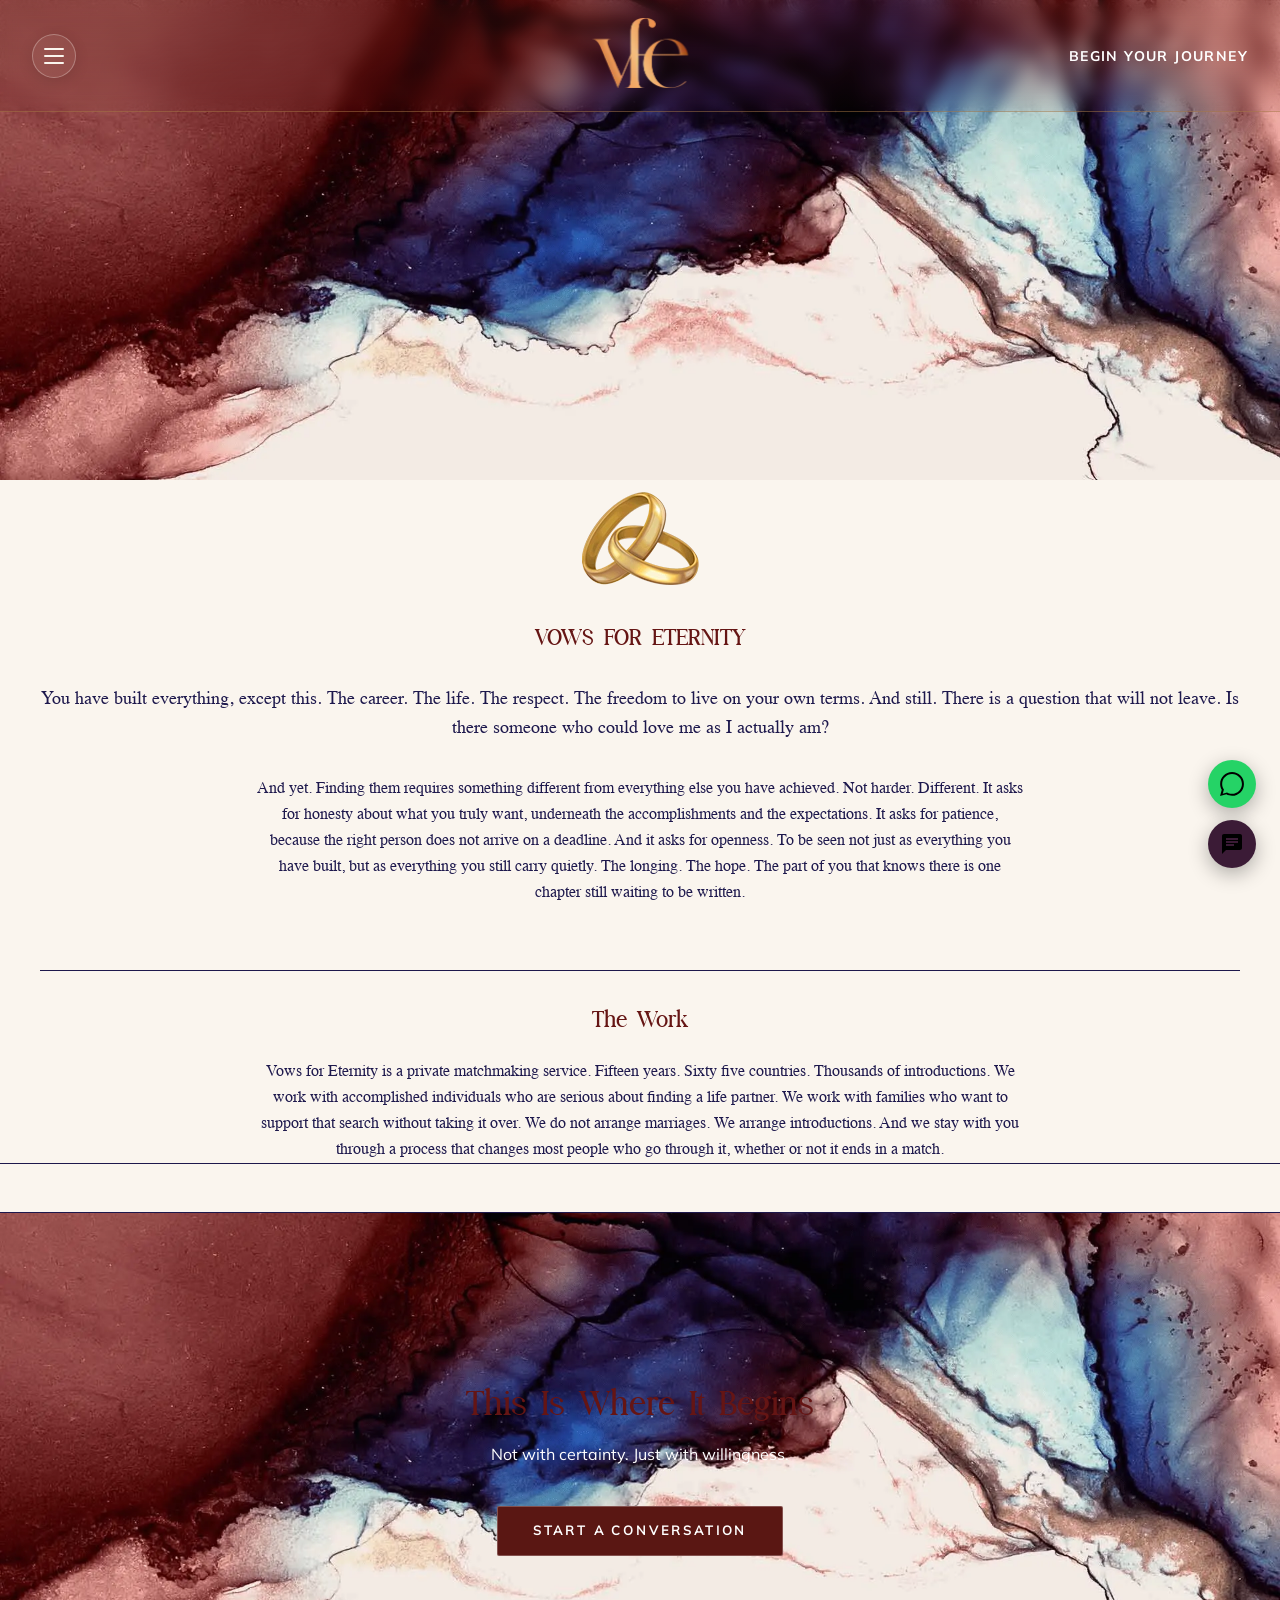
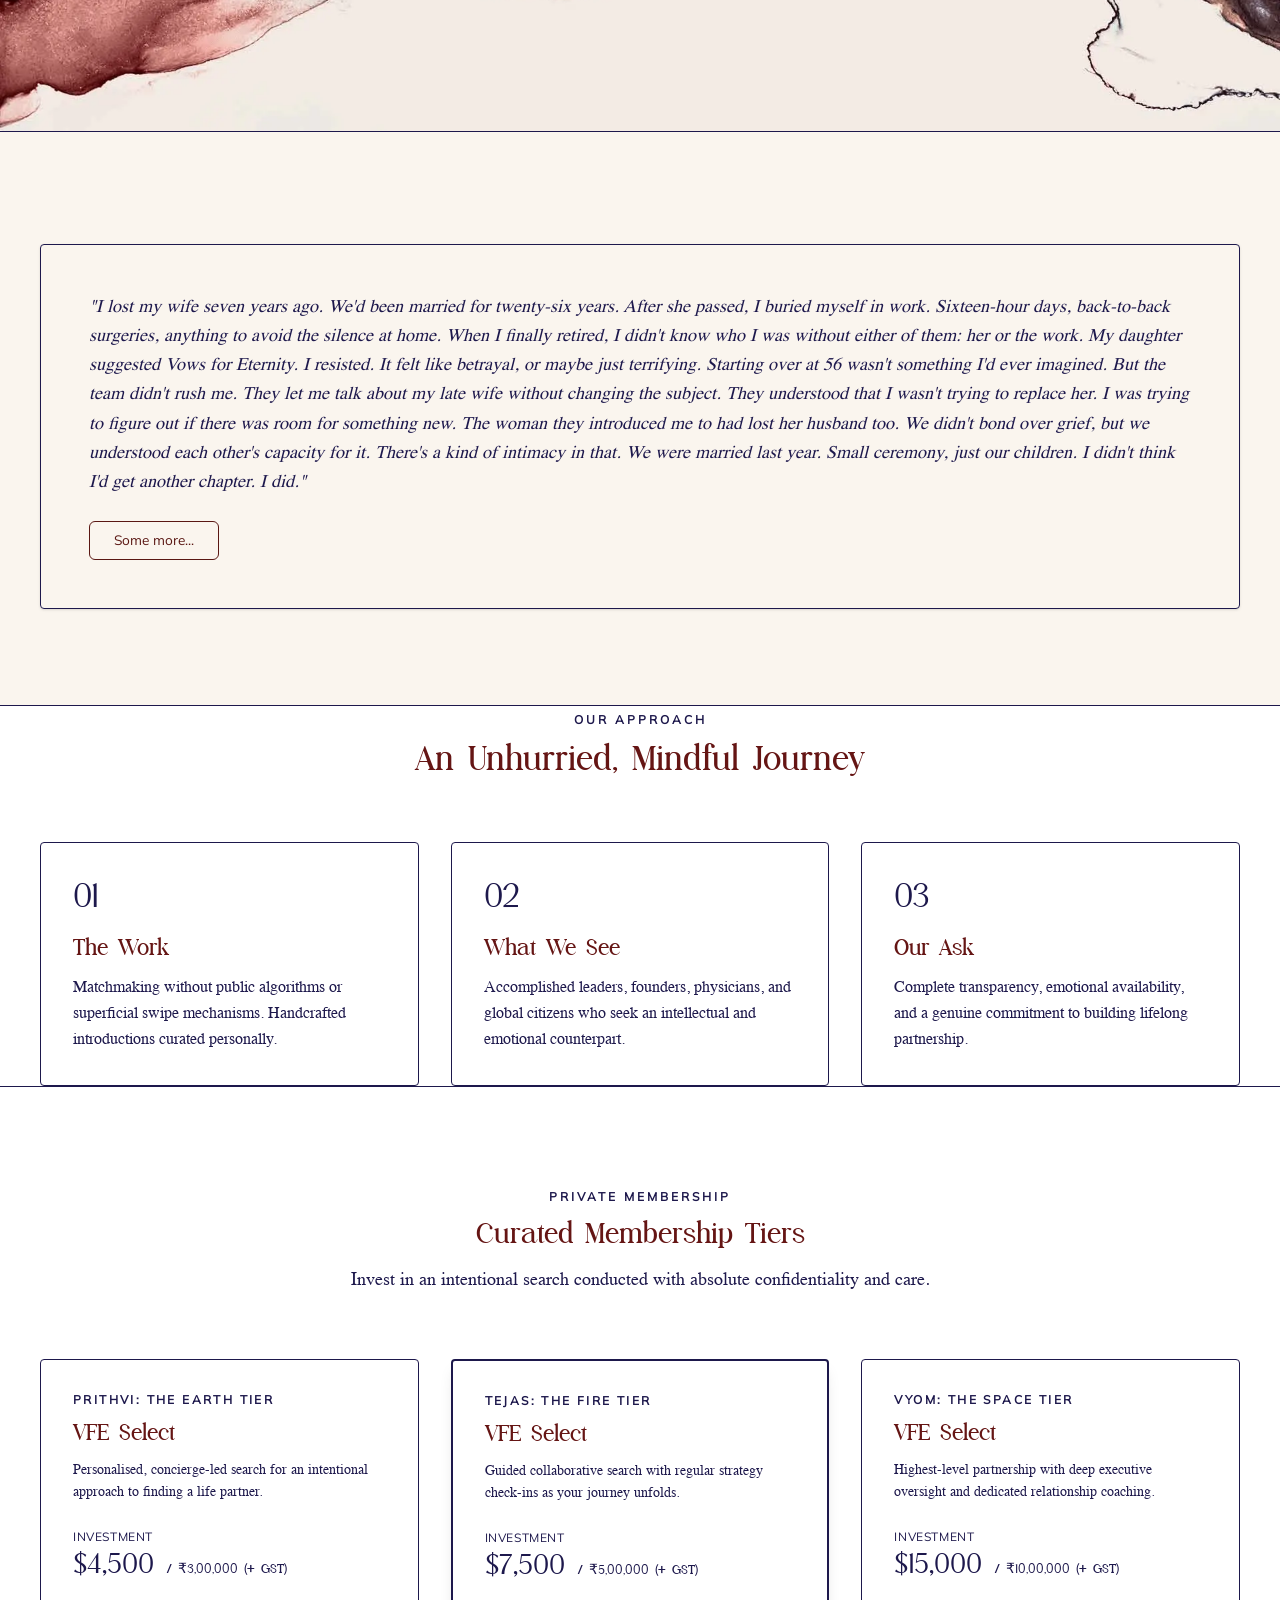
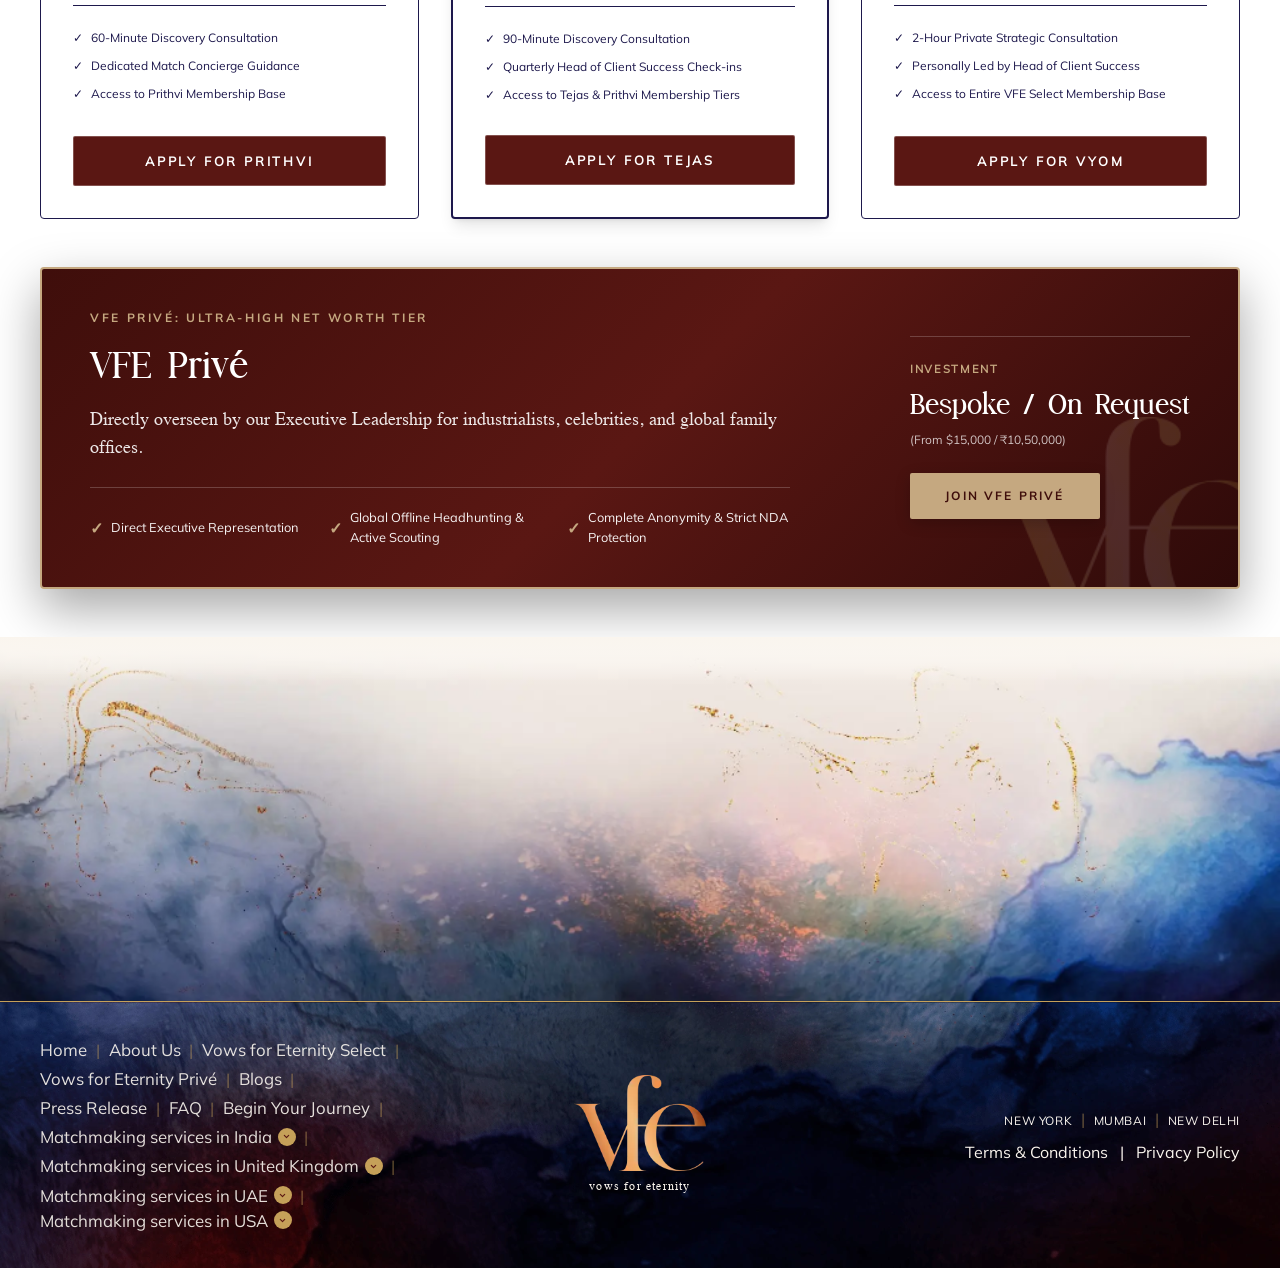
<file: index.html>
<!DOCTYPE html>
<html lang="en">
<head>
  <meta charset="utf-8">
  <meta name="viewport" content="width=device-width, initial-scale=1">
  <title>Vows for Eternity | High End Matchmaking Services</title>
  <meta name="description" content="Premium Matchmaking Service: VFE Offers High End Confidential Matchmaking Services globally in New York, Mumbai, New Delhi, and London.">
  
  <!-- Preload Core Fonts -->
  <link rel="preload" href="fonts/a42d76047022ac09-s.p.ttf" as="font" type="font/ttf" crossorigin>
  <link rel="preload" href="fonts/f95b6d9c1f133891-s.p.ttf" as="font" type="font/ttf" crossorigin>
  <link rel="preload" href="fonts/4cfd3e1bc9222a5d-s.p.ttf" as="font" type="font/ttf" crossorigin>

  <!-- Core Tailwind & Stylesheets -->
  <link rel="stylesheet" href="css/93ed2a90ee3dfcc7.css">
  <link rel="stylesheet" href="css/luxury-custom.css?v=30">

  <style>
    /* Standardized Footer & Bottom Watercolor Transition Banner */
    .faq-bottom-banner-wrap {
      position: relative;
      width: 100%;
      margin-top: -3rem;
      overflow: hidden;
      line-height: 0;
      pointer-events: none;
      z-index: 2;
    }

    .faq-bottom-banner-wrap::before {
      content: '';
      position: absolute;
      top: 0;
      left: 0;
      right: 0;
      height: 50px;
      background: linear-gradient(to bottom, #FAF5EE 0%, rgba(250, 245, 238, 0) 100%);
      z-index: 3;
      pointer-events: none;
    }

    .faq-bottom-banner-img {
      width: 100%;
      height: auto;
      display: block;
      object-fit: cover;
      -webkit-mask-image: linear-gradient(to bottom, transparent 0%, black 12%, black 100%);
      mask-image: linear-gradient(to bottom, transparent 0%, black 12%, black 100%);
    }

    .real-footer {
      background-color: #5A1713;
      background-image: url('images/common-footer.webp');
      background-size: cover;
      background-position: center;
      padding: 2.2rem 0;
      color: #FAF5EE;
    }

    .footer-nav-link {
      font-family: 'mulishRegular', sans-serif;
      font-size: 1.05rem;
      line-height: 1.5;
      color: rgba(250, 245, 238, 0.9);
      transition: color 0.2s ease;
      display: inline-flex;
      align-items: center;
    }

    .footer-nav-link:hover {
      color: #C5A059;
    }

    .footer-sep {
      color: rgba(197, 160, 89, 0.5);
      margin: 0 0.3rem;
      font-size: 1rem;
    }

    .footer-dropdown-badge {
      display: inline-flex;
      align-items: center;
      justify-content: center;
      width: 18px;
      height: 18px;
      border-radius: 50%;
      background-color: #C5A059;
      color: #5A1713;
      margin-left: 0.35rem;
      transition: transform 0.2s ease;
      flex-shrink: 0;
    }
  </style>
  <script src="https://js.stripe.com/v3/"></script>
</head>
<body class="bg-[#FAF5EE] text-[#332B45] antialiased">

  <!-- =========================================================================
       FIXED HEADER BAR (TRANSPARENT AT TOP -> SOLID BURGUNDY ON SCROLL)
       ========================================================================= -->
  <header class="hero-header-bar">
    <!-- Left: Hamburger Icon (Flex-1) -->
    <div class="flex-1 flex items-center justify-start">
      <button id="openDrawerBtn" class="luxury-hamburger-btn" aria-label="Open Menu">
        <div class="hamburger-icon-wrap">
          <span class="line line-1"></span>
          <span class="line line-2"></span>
          <span class="line line-3"></span>
        </div>
      </button>
    </div>

    <!-- Center: Gold Monogram Logo (Exact 50% Horizontal Page Center) -->
    <div class="flex-none text-center">
      <a href="index.html" class="inline-block transition-transform duration-300 hover:scale-[1.02]">
        <img src="images/vfe-logo.webp" alt="Vows for Eternity logo" class="header-logo-img mx-auto">
      </a>
    </div>

    <!-- Right: BEGIN YOUR JOURNEY (Flex-1) -->
    <div class="flex-1 flex items-center justify-end">
      <a href="apply-for-membership.html" class="text-white text-xs md:text-sm font-mulish-bold uppercase tracking-widest hover:text-[#C5A880] transition-colors cursor-pointer">
        BEGIN YOUR JOURNEY
      </a>
    </div>
  </header>

  <!-- =========================================================================
       LEFT NAVIGATION DRAWER (SCREENSHOT 2)
       ========================================================================= -->
  <div id="mobileNavDrawer" class="nav-drawer-backdrop">
    <div class="nav-drawer-content">
      
      <!-- Top Links Area -->
      <div>
        <!-- Close Ghost Circle Button -->
        <div class="flex items-center justify-between pb-8">
          <button id="closeDrawerBtn" class="luxury-hamburger-btn active" aria-label="Close Menu">
            <div class="hamburger-icon-wrap">
              <span class="line line-1"></span>
              <span class="line line-2"></span>
              <span class="line line-3"></span>
            </div>
          </button>
        </div>

        <!-- Editorial Navigation Links -->
        <nav class="space-y-1">
          <a href="index.html#about" class="nav-drawer-link">
            <span><span class="nav-drawer-item-num">01 /</span>ABOUT US</span>
            <span class="nav-drawer-link-arrow">&rarr;</span>
          </a>

          <!-- OUR MEMBERSHIPS Accordion -->
          <div class="nav-drawer-accordion">
            <button type="button" class="nav-drawer-link w-full text-left focus:outline-none cursor-pointer nav-accordion-btn">
              <span><span class="nav-drawer-item-num">02 /</span>OUR MEMBERSHIPS</span>
              <svg class="w-4 h-4 transition-transform duration-300 transform nav-accordion-arrow" fill="none" stroke="currentColor" viewBox="0 0 24 24">
                <path stroke-linecap="round" stroke-linejoin="round" stroke-width="2" d="M19 9l-7 7-7-7"></path>
              </svg>
            </button>
            <div class="nav-accordion-content hidden pl-6 space-y-1 py-2">
              <a href="select.html" class="nav-subitem-link">
                <span>&bull; Vows for Eternity Select</span>
                <span class="subitem-arrow">&rarr;</span>
              </a>
              <a href="prive.html" class="nav-subitem-link">
                <span>&bull; Vows for Eternity Privé</span>
                <span class="subitem-arrow">&rarr;</span>
              </a>
            </div>
          </div>

          <a href="pride.html" class="nav-drawer-link">
            <span><span class="nav-drawer-item-num">03 /</span>PRIDE BY VOWS FOR ETERNITY</span>
            <span class="nav-drawer-link-arrow">&rarr;</span>
          </a>

          <a href="apply-for-membership.html" class="nav-drawer-link">
            <span><span class="nav-drawer-item-num">04 /</span>BEGIN YOUR JOURNEY</span>
            <span class="nav-drawer-link-arrow">&rarr;</span>
          </a>

          <a href="faqs.html" class="nav-drawer-link">
            <span><span class="nav-drawer-item-num">05 /</span>FREQUENTLY ASKED QUESTIONS</span>
            <span class="nav-drawer-link-arrow">&rarr;</span>
          </a>
        </nav>
      </div>

      <!-- Bottom Member Login -->
      <div class="pt-6">
        <div class="nav-drawer-divider"></div>
        <a href="index.html#login" class="nav-drawer-link nav-drawer-gold-link">
          <span>MEMBER LOGIN</span>
          <span class="nav-drawer-link-arrow">&rarr;</span>
        </a>
      </div>

    </div>
  </div>

  <main>
    <!-- =========================================================================
         TOP BANNER (WATERCOLOR MARBLE IMAGE - SCREENSHOT MEDIA_1788283863722.PNG)
         ========================================================================= -->
    <div class="top-banner-fold"></div>

    <!-- =========================================================================
         START PAGE NARRATIVE & THE WORK (SCREENSHOT MEDIA_1788283884673.PNG)
         ========================================================================= -->
    <section class="py-12 md:py-16 bg-[#FAF5EE] text-center border-b border-[#E8E0D5]">
      <div class="luxury-container max-w-4xl mx-auto px-4">
        
        <!-- Centered Gold Rings Artwork -->
        <div class="flex justify-center -mt-20 md:-mt-24 mb-6 relative z-10">
          <img src="images/ring.webp" alt="Vows for Eternity Wedding Rings" class="w-24 md:w-28 h-auto filter drop-shadow-md">
        </div>

        <!-- Gold Title -->
        <h1 class="font-metropolitan text-2xl sm:text-4xl text-[#C5A880] tracking-[0.18em] uppercase font-normal mb-8">
          VOWS FOR ETERNITY
        </h1>

        <!-- Narrative Copy Paragraphs -->
        <p class="font-times-roman text-lg sm:text-xl text-[#332B45] leading-relaxed mb-8">
          You have built everything, except this. The career. The life. The respect. The freedom to live on your own terms. And still. There is a question that will not leave. Is there someone who could love me as I actually am?
        </p>

        <p class="font-times-roman text-base sm:text-lg text-[#554D66] leading-relaxed max-w-3xl mx-auto mb-16">
          And yet. Finding them requires something different from everything else you have achieved. Not harder. Different. It asks for honesty about what you truly want, underneath the accomplishments and the expectations. It asks for patience, because the right person does not arrive on a deadline. And it asks for openness. To be seen not just as everything you have built, but as everything you still carry quietly. The longing. The hope. The part of you that knows there is one chapter still waiting to be written.
        </p>

        <!-- "The Work" Sub-section (Screenshot media_1788283884673.png) -->
        <div class="pt-8 border-t border-[#E8E0D5]">
          <h2 class="font-metropolitan text-2xl sm:text-3xl text-[#651514] mb-6">
            The Work
          </h2>
          <p class="font-times-roman text-base sm:text-lg text-[#554D66] leading-relaxed max-w-3xl mx-auto">
            Vows for Eternity is a private matchmaking service. Fifteen years. Sixty five countries. Thousands of introductions. We work with accomplished individuals who are serious about finding a life partner. We work with families who want to support that search without taking it over. We do not arrange marriages. We arrange introductions. And we stay with you through a process that changes most people who go through it, whether or not it ends in a match.
          </p>
        </div>

      </div>
    </section>

    <!-- =========================================================================
         "THIS IS WHERE IT BEGINS" HERO BANNER (SCREENSHOT 4 & 2)
         ========================================================================= -->
    <section class="hero-section-fold my-12 border-t border-b border-[#E8E0D5]">
      <div class="luxury-container text-center text-white">
        <h2 class="font-metropolitan text-4xl sm:text-6xl md:text-7xl text-white font-normal mb-4 tracking-tight leading-tight">
          This Is Where It Begins
        </h2>
        <p class="font-mulish text-base sm:text-xl text-white/90 font-light mb-10 max-w-xl mx-auto">
          Not with certainty. Just with willingness.
        </p>
        <a href="#memberships" class="btn-start-conversation trigger-payment-modal" data-tier="select">
          START A CONVERSATION
        </a>
      </div>
    </section>

    <!-- =========================================================================
         LOVE STORIES SECTION (SCREENSHOT 1)
         ========================================================================= -->
    <section id="stories" class="py-16 bg-[#F7F2EA] border-b border-[#E8E0D5]">
      <div class="luxury-container max-w-4xl mx-auto">
        
        <div class="bg-[#FAF5EE] p-8 md:p-12 rounded border border-[#E8E0D5] mb-8 shadow-sm">
          <p class="font-times-roman text-lg sm:text-xl text-[#332B45] italic leading-relaxed mb-6">
            "I lost my wife seven years ago. We'd been married for twenty-six years. After she passed, I buried myself in work. Sixteen-hour days, back-to-back surgeries, anything to avoid the silence at home. When I finally retired, I didn't know who I was without either of them: her or the work. My daughter suggested Vows for Eternity. I resisted. It felt like betrayal, or maybe just terrifying. Starting over at 56 wasn't something I'd ever imagined. But the team didn't rush me. They let me talk about my late wife without changing the subject. They understood that I wasn't trying to replace her. I was trying to figure out if there was room for something new. The woman they introduced me to had lost her husband too. We didn't bond over grief, but we understood each other's capacity for it. There's a kind of intimacy in that. We were married last year. Small ceremony, just our children. I didn't think I'd get another chapter. I did."
          </p>

          <a href="#" class="btn-some-more">Some more...</a>
        </div>

      </div>
    </section>

    <!-- =========================================================================
         THREE-COLUMN PHILOSOPHY CARDS
         ========================================================================= -->
    <section id="philosophy" class="py-20 bg-[#FFFFFF] border-b border-[#E8E0D5]">
      <div class="luxury-container">
        <div class="text-center max-w-2xl mx-auto mb-16">
          <span class="text-xs tracking-[0.25em] uppercase text-[#5a1713] font-semibold">Our Approach</span>
          <h2 class="text-2xl md:text-4xl font-metropolitan text-[#1d184c] mt-2 mb-4">
            An Unhurried, Mindful Journey
          </h2>
        </div>

        <div class="grid grid-cols-1 md:grid-cols-3 gap-8">
          <div class="bg-[#FAF5EE] border border-[#E8E0D5] p-8 rounded">
            <span class="font-metropolitan text-4xl text-[#C5A880] block mb-4">01</span>
            <h3 class="font-metropolitan text-2xl text-[#1d184c] mb-3">The Work</h3>
            <p class="font-times-roman text-[#555555] text-base leading-relaxed">
              Matchmaking without public algorithms or superficial swipe mechanisms. Handcrafted introductions curated personally.
            </p>
          </div>

          <div class="bg-[#FAF5EE] border border-[#E8E0D5] p-8 rounded">
            <span class="font-metropolitan text-4xl text-[#C5A880] block mb-4">02</span>
            <h3 class="font-metropolitan text-2xl text-[#1d184c] mb-3">What We See</h3>
            <p class="font-times-roman text-[#555555] text-base leading-relaxed">
              Accomplished leaders, founders, physicians, and global citizens who seek an intellectual and emotional counterpart.
            </p>
          </div>

          <div class="bg-[#FAF5EE] border border-[#E8E0D5] p-8 rounded">
            <span class="font-metropolitan text-4xl text-[#C5A880] block mb-4">03</span>
            <h3 class="font-metropolitan text-2xl text-[#1d184c] mb-3">Our Ask</h3>
            <p class="font-times-roman text-[#555555] text-base leading-relaxed">
              Complete transparency, emotional availability, and a genuine commitment to building lifelong partnership.
            </p>
          </div>
        </div>
      </div>
    </section>

    <!-- =========================================================================
         MEMBERSHIP INVESTMENT TIERS SECTION
         ========================================================================= -->
    <section id="memberships" class="py-24 bg-[#FFFFFF]">
      <div class="luxury-container">
        
        <div class="text-center max-w-2xl mx-auto mb-16">
          <span class="text-xs tracking-[0.25em] uppercase text-[#5a1713] font-semibold">Private Membership</span>
          <h2 class="text-3xl md:text-5xl font-metropolitan text-[#1d184c] mt-2 mb-4">
            Curated Membership Tiers
          </h2>
          <p class="font-times-roman text-[#555555] text-lg">
            Invest in an intentional search conducted with absolute confidentiality and care.
          </p>
        </div>

        <div class="grid grid-cols-1 md:grid-cols-3 gap-8 items-stretch">
          
          <!-- Tier 1: Prithvi -->
          <div class="bg-[#FAF5EE] border border-[#E8E0D5] p-8 flex flex-col justify-between rounded">
            <div>
              <span class="text-xs tracking-[0.2em] uppercase font-bold text-[#C5A880] block mb-2">Prithvi: The Earth Tier</span>
              <h3 class="font-metropolitan text-2xl text-[#1d184c] mb-3">VFE Select</h3>
              <p class="text-sm font-times-roman text-[#666666] mb-6 leading-relaxed">
                Personalised, concierge-led search for an intentional approach to finding a life partner.
              </p>
              
              <div class="my-6 pb-6 border-b border-[#E8E0D5]">
                <span class="text-xs text-[#888888] uppercase tracking-wider block">Investment</span>
                <span class="text-3xl font-metropolitan font-bold text-[#5a1713]">$4,500 <span class="text-sm font-sans font-normal text-[#666666]">/ ₹3,00,000 (+ GST)</span></span>
              </div>

              <ul class="space-y-3 text-xs font-sans text-[#444444] mb-8">
                <li class="flex items-center"><span class="text-[#C5A880] mr-2">✓</span> 60-Minute Discovery Consultation</li>
                <li class="flex items-center"><span class="text-[#C5A880] mr-2">✓</span> Dedicated Match Concierge Guidance</li>
                <li class="flex items-center"><span class="text-[#C5A880] mr-2">✓</span> Access to Prithvi Membership Base</li>
              </ul>
            </div>

            <button class="w-full btn-start-conversation trigger-payment-modal" data-tier="select">
              Apply for Prithvi
            </button>
          </div>

          <!-- Tier 2: Tejas -->
          <div class="bg-[#FFFFFF] border-2 border-[#5a1713] p-8 flex flex-col justify-between rounded shadow-lg relative">
            <div>
              <span class="text-xs tracking-[0.2em] uppercase font-bold text-[#5a1713] block mb-2">Tejas: The Fire Tier</span>
              <h3 class="font-metropolitan text-2xl text-[#1d184c] mb-3">VFE Select</h3>
              <p class="text-sm font-times-roman text-[#666666] mb-6 leading-relaxed">
                Guided collaborative search with regular strategy check-ins as your journey unfolds.
              </p>
              
              <div class="my-6 pb-6 border-b border-[#E8E0D5]">
                <span class="text-xs text-[#888888] uppercase tracking-wider block">Investment</span>
                <span class="text-3xl font-metropolitan font-bold text-[#5a1713]">$7,500 <span class="text-sm font-sans font-normal text-[#666666]">/ ₹5,00,000 (+ GST)</span></span>
              </div>

              <ul class="space-y-3 text-xs font-sans text-[#444444] mb-8">
                <li class="flex items-center"><span class="text-[#5a1713] mr-2">✓</span> 90-Minute Discovery Consultation</li>
                <li class="flex items-center"><span class="text-[#5a1713] mr-2">✓</span> Quarterly Head of Client Success Check-ins</li>
                <li class="flex items-center"><span class="text-[#5a1713] mr-2">✓</span> Access to Tejas &amp; Prithvi Membership Tiers</li>
              </ul>
            </div>

            <button class="w-full btn-start-conversation trigger-payment-modal" data-tier="prive">
              Apply for Tejas
            </button>
          </div>

          <!-- Tier 3: Vyom -->
          <div class="bg-[#FAF5EE] border border-[#E8E0D5] p-8 flex flex-col justify-between rounded">
            <div>
              <span class="text-xs tracking-[0.2em] uppercase font-bold text-[#C5A880] block mb-2">Vyom: The Space Tier</span>
              <h3 class="font-metropolitan text-2xl text-[#1d184c] mb-3">VFE Select</h3>
              <p class="text-sm font-times-roman text-[#666666] mb-6 leading-relaxed">
                Highest-level partnership with deep executive oversight and dedicated relationship coaching.
              </p>
              
              <div class="my-6 pb-6 border-b border-[#E8E0D5]">
                <span class="text-xs text-[#888888] uppercase tracking-wider block">Investment</span>
                <span class="text-3xl font-metropolitan font-bold text-[#5a1713]">$15,000 <span class="text-sm font-sans font-normal text-[#666666]">/ ₹10,00,000 (+ GST)</span></span>
              </div>

              <ul class="space-y-3 text-xs font-sans text-[#444444] mb-8">
                <li class="flex items-center"><span class="text-[#C5A880] mr-2">✓</span> 2-Hour Private Strategic Consultation</li>
                <li class="flex items-center"><span class="text-[#C5A880] mr-2">✓</span> Personally Led by Head of Client Success</li>
                <li class="flex items-center"><span class="text-[#C5A880] mr-2">✓</span> Access to Entire VFE Select Membership Base</li>
              </ul>
            </div>

            <button class="w-full btn-start-conversation trigger-payment-modal" data-tier="bespoke">
              Apply for Vyom
            </button>
          </div>

        </div>

        <!-- Full-Width Rectangular VFE Privé Section (Ultra-High Net Worth Tier) -->
        <div style="margin-top: 3rem; background: linear-gradient(135deg, #3F0E0B 0%, #5A1713 50%, #2E0A09 100%); color: #FFFFFF; padding: 2.5rem 3rem; border-radius: 4px; border: 2px solid #C5A880; box-shadow: 0 20px 50px rgba(0, 0, 0, 0.35); position: relative; overflow: hidden;">
          
          <!-- Decorative Background Watermark -->
          <div style="position: absolute; right: -2.5rem; bottom: -2.5rem; opacity: 0.12; pointer-events: none;">
            <img src="images/vfe-logo.webp" alt="VFE Logo watermark" style="width: 18rem; height: auto; filter: brightness(2);">
          </div>

          <div style="position: relative; z-index: 10; display: flex; flex-wrap: wrap; align-items: center; justify-content: space-between; gap: 2rem;">
            
            <!-- Left Details -->
            <div style="flex: 1 1 500px; max-width: 700px;">
              <span style="font-size: 0.75rem; font-weight: 700; letter-spacing: 0.22em; text-transform: uppercase; color: #C5A880; display: block; margin-bottom: 0.5rem; font-family: 'mulishBold', sans-serif;">
                VFE Privé: Ultra-High Net Worth Tier
              </span>
              <h3 style="font-family: 'metropolitanParliament', 'Playfair Display', Georgia, serif; font-size: 2.5rem; color: #FFFFFF; margin-top: 0; margin-bottom: 0.75rem; font-weight: normal;">
                VFE Privé
              </h3>
              <p style="font-family: 'timesRoman', 'Times New Roman', Georgia, serif; font-size: 1.1rem; color: rgba(255, 255, 255, 0.9); line-height: 1.6; margin-bottom: 1.5rem;">
                Directly overseen by our Executive Leadership for industrialists, celebrities, and global family offices.
              </p>

              <!-- 3 Column Horizontal Features -->
              <div style="display: flex; flex-wrap: wrap; gap: 1rem; border-top: 1px solid rgba(255, 255, 255, 0.2); padding-top: 1.25rem;">
                <div style="flex: 1 1 200px; display: flex; align-items: center; font-size: 0.8rem; color: rgba(255, 255, 255, 0.95); font-family: 'mulishRegular', sans-serif;">
                  <span style="color: #C5A880; margin-right: 0.5rem; font-weight: bold; font-size: 1rem;">✓</span> Direct Executive Representation
                </div>
                <div style="flex: 1 1 200px; display: flex; align-items: center; font-size: 0.8rem; color: rgba(255, 255, 255, 0.95); font-family: 'mulishRegular', sans-serif;">
                  <span style="color: #C5A880; margin-right: 0.5rem; font-weight: bold; font-size: 1rem;">✓</span> Global Offline Headhunting &amp; Active Scouting
                </div>
                <div style="flex: 1 1 200px; display: flex; align-items: center; font-size: 0.8rem; color: rgba(255, 255, 255, 0.95); font-family: 'mulishRegular', sans-serif;">
                  <span style="color: #C5A880; margin-right: 0.5rem; font-weight: bold; font-size: 1rem;">✓</span> Complete Anonymity &amp; Strict NDA Protection
                </div>
              </div>
            </div>

            <!-- Right Investment & Action Button -->
            <div style="flex: 0 0 auto; display: flex; flex-direction: column; justify-content: center; align-items: flex-start; border-top: 1px solid rgba(255, 255, 255, 0.2); padding-top: 1.5rem; min-width: 260px;">
              <span style="font-size: 0.7rem; color: #C5A880; text-transform: uppercase; letter-spacing: 0.15em; display: block; margin-bottom: 0.25rem; font-weight: bold;">INVESTMENT</span>
              <div style="font-family: 'metropolitanParliament', 'Playfair Display', Georgia, serif; font-size: 1.85rem; font-weight: bold; color: #FFFFFF; margin-bottom: 0.25rem;">
                Bespoke / On Request
              </div>
              <span style="font-size: 0.75rem; color: rgba(255, 255, 255, 0.75); margin-bottom: 1.5rem; font-family: 'mulishRegular', sans-serif;">(From $15,000 / ₹10,50,000)</span>

              <button class="trigger-payment-modal" data-tier="prive" style="display: inline-block; background-color: #C5A880; color: #3F0E0B; font-family: 'mulishBold', sans-serif; font-size: 0.75rem; font-weight: 700; letter-spacing: 0.18em; text-transform: uppercase; padding: 0.9rem 2.2rem; border: none; border-radius: 2px; cursor: pointer; transition: all 0.25s ease; box-shadow: 0 4px 15px rgba(0, 0, 0, 0.2); text-align: center;">
                JOIN VFE PRIVÉ
              </button>
            </div>

          </div>

        </div>

      </div>
    </section>

  </main>

  <!-- =========================================================================
       REAL TARGET FOOTER (SCREENSHOT 1)
       ========================================================================= -->
  <!-- Bottom Watercolor Artwork Banner Asset -->
  <div class="faq-bottom-banner-wrap">
    <img src="images/faq-bottom-banner.png" alt="" class="faq-bottom-banner-img">
  </div>

  <footer class="real-footer" style="border-top: 1px solid #C5A059;">
    <div class="luxury-container" style="max-width: 1440px;">
      
      <div class="flex flex-col lg:flex-row items-center justify-between gap-6">
        
        <!-- Left Links Block (Flex-1) -->
        <div class="flex-1 space-y-1 font-sans">
          <div>
            <a href="index.html" class="footer-nav-link">Home</a> <span class="footer-sep">|</span>
            <a href="index.html#about" class="footer-nav-link">About Us</a> <span class="footer-sep">|</span>
            <a href="select.html" class="footer-nav-link">Vows for Eternity Select</a> <span class="footer-sep">|</span>
          </div>
          <div>
            <a href="prive.html" class="footer-nav-link">Vows for Eternity Privé</a> <span class="footer-sep">|</span>
            <a href="index.html#blogs" class="footer-nav-link">Blogs</a> <span class="footer-sep">|</span>
          </div>
          <div>
            <a href="index.html#press" class="footer-nav-link">Press Release</a> <span class="footer-sep">|</span>
            <a href="faqs.html" class="footer-nav-link">FAQ</a> <span class="footer-sep">|</span>
            <a href="apply-for-membership.html" class="footer-nav-link">Begin Your Journey</a> <span class="footer-sep">|</span>
          </div>
          <div class="pt-1 space-y-1">
            <div>
              <a href="#" class="footer-nav-link">
                Matchmaking services in India
                <span class="footer-dropdown-badge">
                  <svg viewBox="0 0 20 20"><path d="M5.293 7.293a1 1 0 011.414 0L10 10.586l3.293-3.293a1 1 0 111.414 1.414l-4 4a1 1 0 01-1.414 0l-4-4a1 1 0 010-1.414z"/></svg>
                </span>
              </a> <span class="footer-sep">|</span>
            </div>
            <div>
              <a href="#" class="footer-nav-link">
                Matchmaking services in United Kingdom
                <span class="footer-dropdown-badge">
                  <svg viewBox="0 0 20 20"><path d="M5.293 7.293a1 1 0 011.414 0L10 10.586l3.293-3.293a1 1 0 111.414 1.414l-4 4a1 1 0 01-1.414 0l-4-4a1 1 0 010-1.414z"/></svg>
                </span>
              </a> <span class="footer-sep">|</span>
            </div>
            <div>
              <a href="#" class="footer-nav-link">
                Matchmaking services in UAE
                <span class="footer-dropdown-badge">
                  <svg viewBox="0 0 20 20"><path d="M5.293 7.293a1 1 0 011.414 0L10 10.586l3.293-3.293a1 1 0 111.414 1.414l-4 4a1 1 0 01-1.414 0l-4-4a1 1 0 010-1.414z"/></svg>
                </span>
              </a> <span class="footer-sep">|</span>
              <a href="#" class="footer-nav-link">
                Matchmaking services in USA
                <span class="footer-dropdown-badge">
                  <svg viewBox="0 0 20 20"><path d="M5.293 7.293a1 1 0 011.414 0L10 10.586l3.293-3.293a1 1 0 111.414 1.414l-4 4a1 1 0 01-1.414 0l-4-4a1 1 0 010-1.414z"/></svg>
                </span>
              </a>
            </div>
          </div>
        </div>

        <!-- Center VFE Logo (Exact 50% Horizontal Page Midpoint) -->
        <div class="text-center flex flex-col items-center justify-center px-4 my-4 lg:my-0">
          <a href="index.html" class="inline-block transition-transform duration-300 hover:scale-105">
            <img src="images/vfe-monogram.png" alt="Vows for Eternity Logo" class="h-20 md:h-24 w-auto mx-auto object-contain">
            <span class="block font-times-roman text-xs tracking-widest text-[#EBDDCB] mt-2 lowercase">vows for eternity</span>
          </a>
        </div>

        <!-- Right Block: Locations & Legal Links (Flex-1) -->
        <div class="flex-1 text-right space-y-2 font-sans">
          <div class="text-xs uppercase tracking-wider text-[#EBDDCB] font-medium leading-relaxed">
            New York <span class="footer-sep">|</span> Mumbai <span class="footer-sep">|</span> New Delhi
          </div>

          <div class="text-[11px] text-white/80 space-x-2 pt-1">
            <a href="https://www.vowsforeternity.com/terms-conditions" target="_blank" rel="noopener" class="hover:text-[#C5A059] transition-colors">Terms &amp; Conditions</a>
            <span class="text-white/40">|</span>
            <a href="https://www.vowsforeternity.com/privacy-policy" target="_blank" rel="noopener" class="hover:text-[#C5A059] transition-colors">Privacy Policy</a>
          </div>
        </div>

      </div>

    </div>
  </footer>

  <!-- =========================================================================
       FLOATING ACTION BUTTONS (BOTTOM RIGHT)
       ========================================================================= -->
  <div class="floating-actions-container">
    <!-- WhatsApp Button -->
    <a href="https://wa.me/919820000000" target="_blank" class="floating-circle-btn btn-whatsapp-green" aria-label="WhatsApp Concierge">
      <svg class="w-6 h-6 fill-current" viewBox="0 0 24 24">
        <path d="M.057 24l1.687-6.163c-1.041-1.804-1.588-3.849-1.587-5.946.003-6.556 5.338-11.891 11.893-11.891 3.181.001 6.167 1.24 8.413 3.488 2.245 2.248 3.481 5.236 3.48 8.414-.003 6.557-5.338 11.892-11.893 11.892-1.99-.001-3.951-.5-5.688-1.448l-6.305 1.654zm6.597-3.807c1.676.995 3.276 1.591 5.392 1.592 5.448 0 9.886-4.434 9.889-9.885.002-5.462-4.415-9.89-9.881-9.892-5.452 0-9.887 4.434-9.889 9.884-.001 2.225.651 3.891 1.746 5.634l-1.143 4.174 4.286-1.124z"/>
      </svg>
    </a>

    <!-- Purple Message Chat Button -->
    <a href="#memberships" class="floating-circle-btn btn-chat-purple trigger-payment-modal" data-tier="select" aria-label="Private Inquiry">
      <svg class="w-6 h-6 fill-current" viewBox="0 0 24 24">
        <path d="M20 2H4c-1.1 0-1.99.9-1.99 2L2 22l4-4h14c1.1 0 2-.9 2-2V4c0-1.1-.9-2-2-2zM6 9h12v2H6V9zm8 5H6v-2h8v2zm4-6H6V6h12v2z"/>
      </svg>
    </a>
  </div>

  <!-- =========================================================================
       EMBEDDED LUXURY PAYMENT GATEWAY MODAL
       ========================================================================= -->
  <div id="paymentModal" class="payment-modal-backdrop" role="dialog" aria-modal="true">
    <div class="payment-modal-card">
      
      <!-- Modal Header -->
      <div class="payment-header">
        <div>
          <span class="text-xs uppercase tracking-[0.2em] font-semibold text-[#5a1713] block">Secure Concierge Checkout</span>
          <h3 class="text-xl font-metropolitan text-[#1d184c]">Vows for Eternity Membership Investment</h3>
        </div>
        <button id="closePaymentModal" class="text-2xl text-gray-500 hover:text-[#5a1713]" aria-label="Close Checkout">&times;</button>
      </div>

      <!-- Payment Body Container -->
      <div class="p-6 md:p-8">
        
        <div id="paymentFormSection">
          
          <!-- Plan / Tier Selector -->
          <div class="mb-6">
            <div class="flex items-center justify-between mb-2">
              <label class="text-xs uppercase font-bold tracking-wider text-[#332B45]">Select Membership Tier</label>
              <!-- Currency Toggle -->
              <select id="paymentCurrency" class="text-xs border border-[#E8E0D5] bg-white text-[#1d184c] px-2 py-1 rounded outline-none">
                <option value="USD" selected>USD ($)</option>
                <option value="INR">INR (₹)</option>
                <option value="GBP">GBP (£)</option>
                <option value="EUR">EUR (€)</option>
                <option value="AED">AED (د.إ)</option>
              </select>
            </div>

            <div class="tier-selector-group">
              <div class="tier-option selected" data-tier="select">
                <div class="tier-name text-xs uppercase font-bold text-[#1d184c]">Prithvi</div>
                <div class="tier-price font-metropolitan font-bold text-[#5a1713] text-lg">$4,500</div>
              </div>
              <div class="tier-option" data-tier="prive">
                <div class="tier-name text-xs uppercase font-bold text-[#1d184c]">Tejas</div>
                <div class="tier-price font-metropolitan font-bold text-[#5a1713] text-lg">$7,500</div>
              </div>
              <div class="tier-option" data-tier="bespoke">
                <div class="tier-name text-xs uppercase font-bold text-[#1d184c]">Vyom</div>
                <div class="tier-price font-metropolitan font-bold text-[#5a1713] text-lg">$15,000</div>
              </div>
            </div>
          </div>

          <!-- Payment Tabs -->
          <div class="payment-tabs">
            <button class="payment-tab-btn active" data-tab="card">Credit / Debit Card</button>
            <button class="payment-tab-btn" data-tab="upi">UPI / NetBanking</button>
            <button class="payment-tab-btn" data-tab="wire">Wire Transfer</button>
          </div>

          <!-- Form Element -->
          <form id="luxuryPaymentForm">
            
            <div class="grid grid-cols-1 md:grid-cols-2 gap-4 mb-4">
              <div>
                <label class="block text-xs uppercase font-bold tracking-wider text-[#332B45] mb-1" for="clientFullName">Full Name</label>
                <input type="text" id="clientFullName" class="luxury-input" placeholder="Eleanor Vance" required>
              </div>
              <div>
                <label class="block text-xs uppercase font-bold tracking-wider text-[#332B45] mb-1" for="clientEmail">Email</label>
                <input type="email" id="clientEmail" class="luxury-input" placeholder="e.vance@company.com" required>
              </div>
            </div>

            <div class="payment-tab-pane" data-tab-pane="card">
              <div class="mb-4">
                <div class="flex justify-between items-center mb-1">
                  <label class="block text-xs uppercase font-bold tracking-wider text-[#332B45]" for="cardNumber">Card Number</label>
                  <span id="cardBrandIcon" class="text-xs text-[#888888] font-bold">💳 CARD</span>
                </div>
                <input type="text" id="cardNumber" class="luxury-input" placeholder="4000 1234 5678 9010" maxlength="19" required>
              </div>

              <div class="grid grid-cols-2 gap-4 mb-4">
                <div>
                  <label class="block text-xs uppercase font-bold tracking-wider text-[#332B45] mb-1" for="cardExpiry">Expiry (MM / YY)</label>
                  <input type="text" id="cardExpiry" class="luxury-input" placeholder="08 / 28" maxlength="7" required>
                </div>
                <div>
                  <label class="block text-xs uppercase font-bold tracking-wider text-[#332B45] mb-1" for="cardCvc">CVC</label>
                  <input type="password" id="cardCvc" class="luxury-input" placeholder="•••" maxlength="4" required>
                </div>
              </div>
            </div>

            <div class="payment-tab-pane" data-tab-pane="upi" style="display: none;">
              <div class="mb-4">
                <label class="block text-xs uppercase font-bold tracking-wider text-[#332B45] mb-1" for="upiId">UPI ID</label>
                <input type="text" id="upiId" class="luxury-input" placeholder="username@okhdfcbank">
              </div>
            </div>

            <div class="payment-tab-pane" data-tab-pane="wire" style="display: none;">
              <div class="p-4 bg-[#FAF6F0] rounded border border-[#E8E0D5] mb-4 text-xs font-mono text-[#444444]">
                <div><strong>Beneficiary:</strong> VOWS FOR ETERNITY LLC</div>
                <div><strong>Bank:</strong> J.P. Morgan Private Bank</div>
                <div><strong>SWIFT / BIC:</strong> CHASUS33</div>
              </div>
            </div>

            <button type="submit" class="w-full btn-start-conversation py-4 text-sm tracking-widest mt-4">
              PROCEED TO SECURE PAYMENT &mdash; <span id="finalPayAmount">$4,500</span>
            </button>

          </form>
        </div>

        <div id="paymentLoadingSection" class="text-center py-12" style="display: none;">
          <div class="spinner-luxury"></div>
          <h4 class="font-metropolitan text-xl text-[#1d184c] mb-2">Authorizing Transaction</h4>
          <p class="font-times-roman text-sm text-[#777777]">Communicating securely with banking gateway...</p>
        </div>

        <div id="paymentSuccessSection" class="text-center py-8" style="display: none;">
          <div class="inline-block border-2 border-dashed border-[#C5A880] text-[#5a1713] px-4 py-1 text-xs font-bold tracking-widest uppercase mb-4">CONFIRMED</div>
          <h3 class="font-metropolitan text-2xl text-[#1d184c] mb-2">Welcome to Vows for Eternity</h3>
          <p class="font-times-roman text-[#555555] text-sm mb-6">Your dedicated senior advisor will reach out confidentially within 24 hours.</p>

          <div class="bg-[#FFFFFF] border border-[#C5A880] p-4 rounded text-left text-xs space-y-2 mb-6">
            <div class="flex justify-between"><span>Member:</span> <strong id="receiptName">Eleanor Vance</strong></div>
            <div class="flex justify-between"><span>Ref ID:</span> <strong id="receiptReference" class="text-[#5a1713]">VFE-918234</strong></div>
            <div class="flex justify-between"><span>Tier:</span> <strong id="receiptPlan">Vows for Eternity Select</strong></div>
            <div class="flex justify-between"><span>Amount Paid:</span> <strong id="receiptAmount" class="text-[#5a1713]">$5,000</strong></div>
            <div class="flex justify-between"><span>Date:</span> <span id="receiptDate">September 1, 2026</span></div>
          </div>

          <button id="finishReceiptBtn" class="btn-start-conversation w-full">RETURN TO PORTAL</button>
        </div>

      </div>

    </div>
  </div>

  <!-- =========================================================================
       LUXURY MEMBER AUTHENTICATION MODAL (OFFICIAL VFE SPLIT LAYOUT)
       ========================================================================= -->
  <div id="memberAuthModal" class="member-auth-backdrop">
    <div class="member-auth-card">
      
      <!-- Left Column: Official VFE Wedding Collage Asset -->
      <div class="auth-collage-col hidden md:flex">
        <img src="images/login-collage.jpg" alt="Vows for Eternity Couples Collage" class="auth-collage-img">
      </div>

      <!-- Right Column: Modern Authentication Form (Inspiration UI) -->
      <div class="auth-form-col">
        
        <!-- Top Navigation Bar in Modal -->
        <div class="auth-top-nav">
          <button type="button" class="auth-back-btn" id="closeAuthModal" aria-label="Close & Back">
            <svg class="w-4 h-4" fill="none" stroke="currentColor" viewBox="0 0 24 24">
              <path stroke-linecap="round" stroke-linejoin="round" stroke-width="2.2" d="M10 19l-7-7m0 0l7-7m-7 7h18"></path>
            </svg>
          </button>
          <div class="auth-top-switch" id="authTopSwitch">
            <span id="authSwitchPrompt">Already member?</span> <a href="#" id="authSwitchAction" class="auth-switch-link">Sign in</a>
          </div>
        </div>

        <!-- 1. Sign Up Section (Active by Default) -->
        <div id="authSignUpSection">
          <div>
            <h2 class="auth-hero-title">Sign Up</h2>
            <p class="auth-hero-sub">Secure Your Luxury Matchmaking Journey with Vows for Eternity</p>
          </div>

          <form id="memberRegisterForm" class="space-y-1">
            <!-- Full Name -->
            <div class="auth-field-group" id="groupRegName">
              <svg class="auth-field-icon" width="20" height="20" fill="none" stroke="currentColor" viewBox="0 0 24 24">
                <path stroke-linecap="round" stroke-linejoin="round" stroke-width="1.8" d="M16 7a4 4 0 11-8 0 4 4 0 018 0zM12 14a7 7 0 00-7 7h14a7 7 0 00-7-7z"></path>
              </svg>
              <input type="text" id="regFullName" required placeholder="Daniel Ahmadi" class="auth-field-input">
              <div class="auth-field-right-action">
                <div class="auth-check-badge">
                  <svg class="w-3 h-3" fill="none" stroke="currentColor" viewBox="0 0 24 24"><path stroke-linecap="round" stroke-linejoin="round" stroke-width="3" d="M5 13l4 4L19 7"/></svg>
                </div>
              </div>
            </div>

            <!-- Email ID -->
            <div class="auth-field-group" id="groupRegEmail">
              <svg class="auth-field-icon" width="20" height="20" fill="none" stroke="currentColor" viewBox="0 0 24 24">
                <path stroke-linecap="round" stroke-linejoin="round" stroke-width="1.8" d="M3 8l7.89 5.26a2 2 0 002.22 0L21 8M5 19h14a2 2 0 002-2V7a2 2 0 00-2-2H5a2 2 0 00-2 2v10a2 2 0 002 2z"></path>
              </svg>
              <input type="email" id="regEmail" required placeholder="11Danielahmadi@gmail.com" class="auth-field-input">
              <div class="auth-field-right-action">
                <div class="auth-check-badge">
                  <svg class="w-3 h-3" fill="none" stroke="currentColor" viewBox="0 0 24 24"><path stroke-linecap="round" stroke-linejoin="round" stroke-width="3" d="M5 13l4 4L19 7"/></svg>
                </div>
              </div>
            </div>

            <!-- Password -->
            <div class="auth-field-group" id="groupRegPass">
              <svg class="auth-field-icon" width="20" height="20" fill="none" stroke="currentColor" viewBox="0 0 24 24">
                <path stroke-linecap="round" stroke-linejoin="round" stroke-width="1.8" d="M12 15v2m-6 4h12a2 2 0 002-2v-6a2 2 0 00-2-2H6a2 2 0 00-2 2v6a2 2 0 002 2zm10-10V7a4 4 0 00-8 0v4h8z"></path>
              </svg>
              <input type="password" id="regPassword" required placeholder="Enter password" class="auth-field-input">
              <div class="auth-field-right-action">
                <div class="auth-check-badge">
                  <svg class="w-3 h-3" fill="none" stroke="currentColor" viewBox="0 0 24 24"><path stroke-linecap="round" stroke-linejoin="round" stroke-width="3" d="M5 13l4 4L19 7"/></svg>
                </div>
                <button type="button" class="auth-eye-btn toggle-pass-btn">
                  <svg class="w-4 h-4" fill="none" stroke="currentColor" viewBox="0 0 24 24"><path stroke-linecap="round" stroke-linejoin="round" stroke-width="1.8" d="M13.875 18.825A10.05 10.05 0 0112 19c-4.478 0-8.268-2.943-9.543-7a9.97 9.97 0 011.563-3.029m5.858.908a3 3 0 114.243 4.243M9.878 9.878l4.242 4.242M9.88 9.88l-3.29-3.29m7.532 7.532l3.29 3.29M3 3l18 18"/></svg>
                </button>
              </div>
            </div>

            <!-- Dynamic Password Requirement Checklist -->
            <div class="auth-req-box" id="passReqBox">
              <div class="auth-req-item" id="reqLen">
                <span class="req-dot"></span>
                <svg class="req-check" width="12" height="12" fill="none" stroke="currentColor" viewBox="0 0 24 24"><path stroke-linecap="round" stroke-linejoin="round" stroke-width="3" d="M5 13l4 4L19 7"/></svg>
                <span>Least 8 characters</span>
              </div>
              <div class="auth-req-item" id="reqNum">
                <span class="req-dot"></span>
                <svg class="req-check" width="12" height="12" fill="none" stroke="currentColor" viewBox="0 0 24 24"><path stroke-linecap="round" stroke-linejoin="round" stroke-width="3" d="M5 13l4 4L19 7"/></svg>
                <span>Least one number (0-9) or a symbol</span>
              </div>
              <div class="auth-req-item" id="reqCase">
                <span class="req-dot"></span>
                <svg class="req-check" width="12" height="12" fill="none" stroke="currentColor" viewBox="0 0 24 24"><path stroke-linecap="round" stroke-linejoin="round" stroke-width="3" d="M5 13l4 4L19 7"/></svg>
                <span>Lowercase (a-z) and uppercase (A-Z)</span>
              </div>
            </div>

            <!-- Re-Type Password -->
            <div class="auth-field-group" id="groupRegConfirm">
              <svg class="auth-field-icon" width="20" height="20" fill="none" stroke="currentColor" viewBox="0 0 24 24">
                <path stroke-linecap="round" stroke-linejoin="round" stroke-width="1.8" d="M15 7a2 2 0 012 2m4 0a6 6 0 01-7.743 5.743L11 17H9v2H7v2H4a1 1 0 01-1-1v-2.586a1 1 0 01.293-.707l5.964-5.964A6 6 0 1121 9z"></path>
              </svg>
              <input type="password" id="regConfirmPassword" required placeholder="Re-Type Password" class="auth-field-input">
              <div class="auth-field-right-action">
                <div class="auth-check-badge">
                  <svg class="w-3 h-3" fill="none" stroke="currentColor" viewBox="0 0 24 24"><path stroke-linecap="round" stroke-linejoin="round" stroke-width="3" d="M5 13l4 4L19 7"/></svg>
                </div>
              </div>
            </div>

            <!-- Membership Tier Selector -->
            <div class="auth-field-group">
              <svg class="auth-field-icon" width="20" height="20" fill="none" stroke="currentColor" viewBox="0 0 24 24">
                <path stroke-linecap="round" stroke-linejoin="round" stroke-width="1.8" d="M5 3v4M3 5h4M6 17v4m-2-2h4m5-16l2.286 6.857L21 12l-5.714 2.143L13 21l-2.286-6.857L5 12l5.714-2.143L13 3z"></path>
              </svg>
              <select id="regTier" class="auth-field-select">
                <option value="Prive">VFE Privé VIP</option>
                <option value="Select">VFE Select</option>
                <option value="Pride">VFE Pride</option>
              </select>
            </div>

            <!-- Bottom Action Row (Inspiration UI) -->
            <div class="auth-bottom-row">
              <button type="submit" class="auth-submit-pill-btn">
                <span>Sign Up</span>
                <span class="auth-arrow-circle">→</span>
              </button>

              <span class="auth-or-sep">Or</span>

              <!-- Red Instant VIP Demo Button -->
              <button type="button" id="demoLoginBtn" class="auth-social-circle-btn auth-social-red" title="1-Click Instant VIP Access">
                <svg class="w-5 h-5 fill-current" viewBox="0 0 20 20">
                  <path fill-rule="evenodd" d="M11.3 1.046A1 1 0 0112 2v5h4a1 1 0 01.82 1.573l-7 10A1 1 0 018 18v-5H4a1 1 0 01-.82-1.573l7-10a1 1 0 011.12-.38z" clip-rule="evenodd"></path>
                </svg>
              </button>

              <!-- Google Circular Button -->
              <button type="button" class="auth-social-circle-btn auth-google-btn" title="Sign up with Google">
                <svg class="w-5 h-5" viewBox="0 0 24 24">
                  <path fill="#4285F4" d="M22.56 12.25c0-.78-.07-1.53-.2-2.25H12v4.26h5.92c-.26 1.37-1.04 2.53-2.21 3.31v2.77h3.57c2.08-1.92 3.28-4.74 3.28-8.09z"/>
                  <path fill="#34A853" d="M12 23c2.97 0 5.46-.98 7.28-2.66l-3.57-2.77c-.98.66-2.23 1.06-3.71 1.06-2.86 0-5.29-1.93-6.16-4.53H2.18v2.84C3.99 20.53 7.7 23 12 23z"/>
                  <path fill="#FBBC05" d="M5.84 14.09c-.22-.66-.35-1.36-.35-2.09s.13-1.43.35-2.09V7.06H2.18C1.43 8.55 1 10.22 1 12s.43 3.45 1.18 4.94l2.85-2.22.81-.63z"/>
                  <path fill="#EA4335" d="M12 5.38c1.62 0 3.06.56 4.21 1.64l3.15-3.15C17.45 2.09 14.97 1 12 1 7.7 1 3.99 3.47 2.18 7.06l3.66 2.84c.87-2.6 3.3-4.52 6.16-4.52z"/>
                </svg>
              </button>
            </div>
          </form>
        </div>

        <!-- 2. Sign In Section (Togglable) -->
        <div id="authSignInSection" style="display: none;">
          <div>
            <h2 class="auth-hero-title">Sign In</h2>
            <p class="auth-hero-sub">Welcome back to your confidential concierge portal</p>
          </div>

          <form id="memberLoginForm" class="space-y-2">
            <!-- Email ID -->
            <div class="auth-field-group" id="groupLoginEmail">
              <svg class="auth-field-icon" width="20" height="20" fill="none" stroke="currentColor" viewBox="0 0 24 24">
                <path stroke-linecap="round" stroke-linejoin="round" stroke-width="1.8" d="M3 8l7.89 5.26a2 2 0 002.22 0L21 8M5 19h14a2 2 0 002-2V7a2 2 0 00-2-2H5a2 2 0 00-2 2v10a2 2 0 002 2z"></path>
              </svg>
              <input type="email" required placeholder="Enter your email" class="auth-field-input">
              <div class="auth-field-right-action">
                <div class="auth-check-badge">
                  <svg class="w-3 h-3" fill="none" stroke="currentColor" viewBox="0 0 24 24"><path stroke-linecap="round" stroke-linejoin="round" stroke-width="3" d="M5 13l4 4L19 7"/></svg>
                </div>
              </div>
            </div>

            <!-- Password -->
            <div class="auth-field-group" id="groupLoginPass">
              <svg class="auth-field-icon" width="20" height="20" fill="none" stroke="currentColor" viewBox="0 0 24 24">
                <path stroke-linecap="round" stroke-linejoin="round" stroke-width="1.8" d="M12 15v2m-6 4h12a2 2 0 002-2v-6a2 2 0 00-2-2H6a2 2 0 00-2 2v6a2 2 0 002 2zm10-10V7a4 4 0 00-8 0v4h8z"></path>
              </svg>
              <input type="password" id="authPasswordInput" required placeholder="Enter password" class="auth-field-input">
              <div class="auth-field-right-action">
                <button type="button" class="auth-eye-btn toggle-pass-btn">
                  <svg class="w-4 h-4" fill="none" stroke="currentColor" viewBox="0 0 24 24"><path stroke-linecap="round" stroke-linejoin="round" stroke-width="1.8" d="M13.875 18.825A10.05 10.05 0 0112 19c-4.478 0-8.268-2.943-9.543-7a9.97 9.97 0 011.563-3.029m5.858.908a3 3 0 114.243 4.243M9.878 9.878l4.242 4.242M9.88 9.88l-3.29-3.29m7.532 7.532l3.29 3.29M3 3l18 18"/></svg>
                </button>
              </div>
            </div>

            <div class="flex items-center justify-between text-xs font-sans pt-1">
              <label class="flex items-center gap-2 cursor-pointer text-[#4B5563]">
                <input type="checkbox" checked class="rounded border-gray-300 accent-[#4F46E5]">
                <span>Remember me</span>
              </label>
              <a href="#" class="text-[#4F46E5] font-semibold hover:underline">Forgot Password?</a>
            </div>

            <!-- Bottom Action Row -->
            <div class="auth-bottom-row">
              <button type="submit" class="auth-submit-pill-btn">
                <span>Sign In</span>
                <span class="auth-arrow-circle">→</span>
              </button>

              <span class="auth-or-sep">Or</span>

              <!-- Red Instant VIP Demo Button -->
              <button type="button" id="demoLoginBtn2" class="auth-social-circle-btn auth-social-red" title="1-Click Instant VIP Access">
                <svg class="w-5 h-5 fill-current" viewBox="0 0 20 20">
                  <path fill-rule="evenodd" d="M11.3 1.046A1 1 0 0112 2v5h4a1 1 0 01.82 1.573l-7 10A1 1 0 018 18v-5H4a1 1 0 01-.82-1.573l7-10a1 1 0 011.12-.38z" clip-rule="evenodd"></path>
                </svg>
              </button>

              <!-- Google Circular Button -->
              <button type="button" class="auth-social-circle-btn auth-google-btn" title="Sign in with Google">
                <svg class="w-5 h-5" viewBox="0 0 24 24">
                  <path fill="#4285F4" d="M22.56 12.25c0-.78-.07-1.53-.2-2.25H12v4.26h5.92c-.26 1.37-1.04 2.53-2.21 3.31v2.77h3.57c2.08-1.92 3.28-4.74 3.28-8.09z"/>
                  <path fill="#34A853" d="M12 23c2.97 0 5.46-.98 7.28-2.66l-3.57-2.77c-.98.66-2.23 1.06-3.71 1.06-2.86 0-5.29-1.93-6.16-4.53H2.18v2.84C3.99 20.53 7.7 23 12 23z"/>
                  <path fill="#FBBC05" d="M5.84 14.09c-.22-.66-.35-1.36-.35-2.09s.13-1.43.35-2.09V7.06H2.18C1.43 8.55 1 10.22 1 12s.43 3.45 1.18 4.94l2.85-2.22.81-.63z"/>
                  <path fill="#EA4335" d="M12 5.38c1.62 0 3.06.56 4.21 1.64l3.15-3.15C17.45 2.09 14.97 1 12 1 7.7 1 3.99 3.47 2.18 7.06l3.66 2.84c.87-2.6 3.3-4.52 6.16-4.52z"/>
                </svg>
              </button>
            </div>
          </form>
        </div>

      </div>
    </div>
  </div>

  <!-- Client Controller Script -->
  <script src="js/app.js"></script>
</body>
</html>
</file>
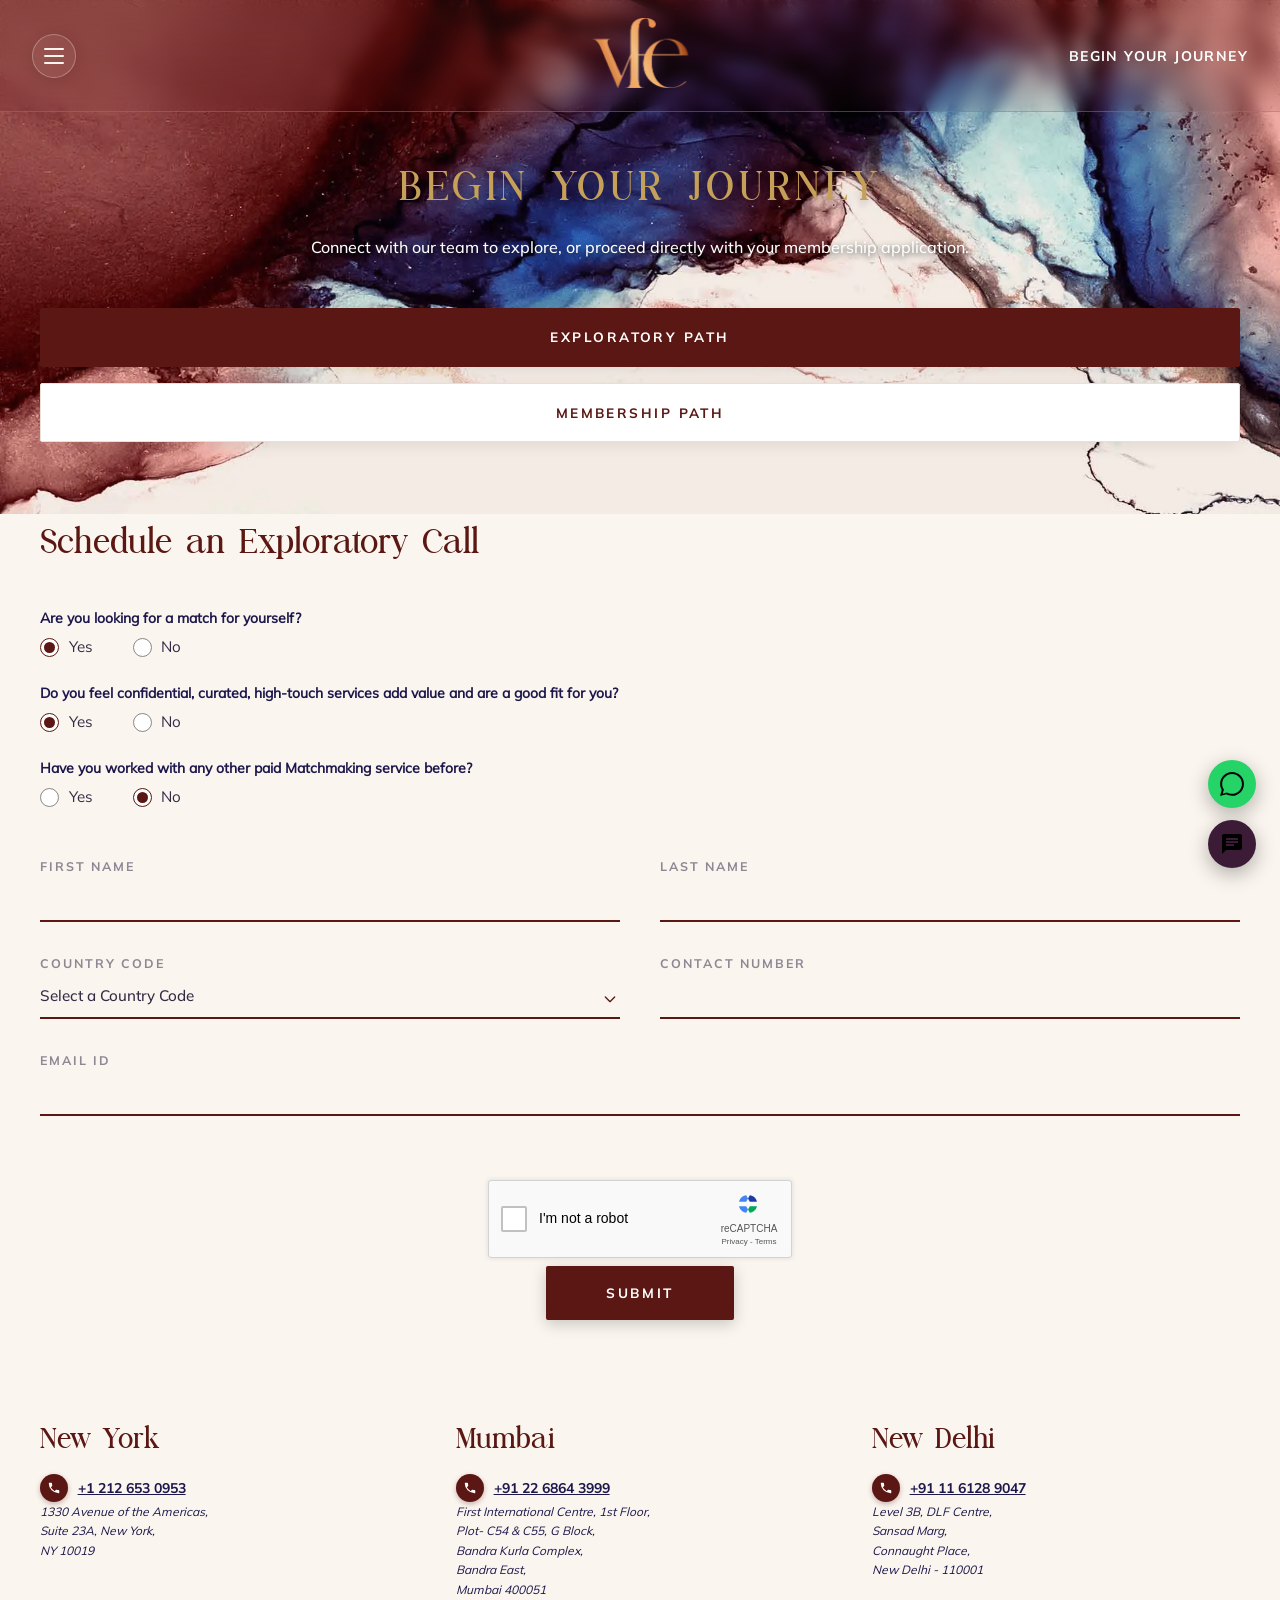
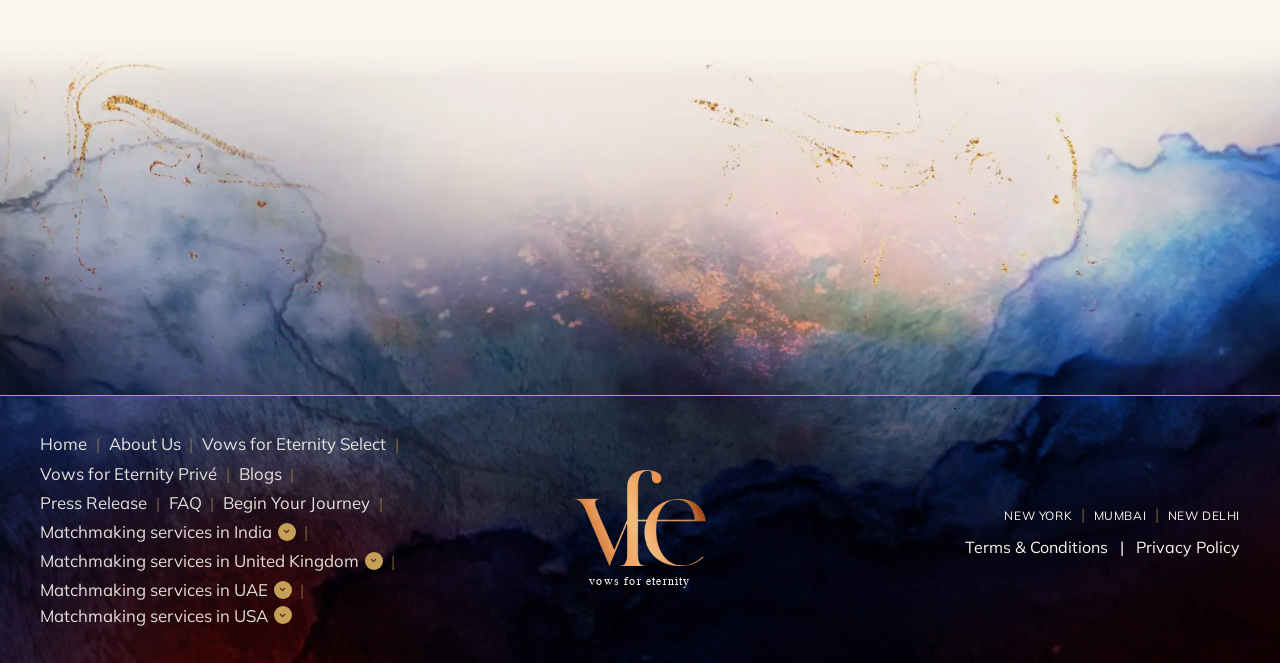
<file: apply-for-membership.html>
<!DOCTYPE html>
<html lang="en">
<head>
  <meta charset="utf-8">
  <meta name="viewport" content="width=device-width, initial-scale=1">
  <title>Begin Your Journey | Apply for Membership | Vows for Eternity</title>
  <meta name="description" content="Begin your journey with Vows for Eternity. Schedule an exploratory call or submit a confidential membership application.">
  
  <!-- Preload Core Fonts -->
  <link rel="preload" href="fonts/a42d76047022ac09-s.p.ttf" as="font" type="font/ttf" crossorigin>
  <link rel="preload" href="fonts/f95b6d9c1f133891-s.p.ttf" as="font" type="font/ttf" crossorigin>
  <link rel="preload" href="fonts/4cfd3e1bc9222a5d-s.p.ttf" as="font" type="font/ttf" crossorigin>

  <!-- Core Tailwind & Stylesheets -->
  <link rel="stylesheet" href="css/93ed2a90ee3dfcc7.css">
  <link rel="stylesheet" href="css/luxury-custom.css?v=30">

  <style>
    /* Standardized Footer & Bottom Watercolor Transition Banner */
    .faq-bottom-banner-wrap {
      position: relative;
      width: 100%;
      margin-top: -3rem;
      overflow: hidden;
      line-height: 0;
      pointer-events: none;
      z-index: 2;
    }

    .faq-bottom-banner-wrap::before {
      content: '';
      position: absolute;
      top: 0;
      left: 0;
      right: 0;
      height: 50px;
      background: linear-gradient(to bottom, #FAF5EE 0%, rgba(250, 245, 238, 0) 100%);
      z-index: 3;
      pointer-events: none;
    }

    .faq-bottom-banner-img {
      width: 100%;
      height: auto;
      display: block;
      object-fit: cover;
      -webkit-mask-image: linear-gradient(to bottom, transparent 0%, black 12%, black 100%);
      mask-image: linear-gradient(to bottom, transparent 0%, black 12%, black 100%);
    }

    .real-footer {
      background-color: #5A1713;
      background-image: url('images/common-footer.webp');
      background-size: cover;
      background-position: center;
      padding: 2.2rem 0;
      color: #FAF5EE;
    }

    .footer-nav-link {
      font-family: 'mulishRegular', sans-serif;
      font-size: 1.05rem;
      line-height: 1.5;
      color: rgba(250, 245, 238, 0.9);
      transition: color 0.2s ease;
      display: inline-flex;
      align-items: center;
    }

    .footer-nav-link:hover {
      color: #C5A059;
    }

    .footer-sep {
      color: rgba(197, 160, 89, 0.5);
      margin: 0 0.3rem;
      font-size: 1rem;
    }

    .footer-dropdown-badge {
      display: inline-flex;
      align-items: center;
      justify-content: center;
      width: 18px;
      height: 18px;
      border-radius: 50%;
      background-color: #C5A059;
      color: #5A1713;
      margin-left: 0.35rem;
      transition: transform 0.2s ease;
      flex-shrink: 0;
    }

    /* =========================================================================
       BULLETPROOF 2-COLUMN INPUT LAYOUT & UNDERLINES
       ========================================================================= */
    .vfe-form-row {
      display: flex;
      flex-direction: row;
      justify-content: space-between;
      gap: 2.5rem;
      margin-bottom: 2rem;
      width: 100%;
      box-sizing: border-box;
    }

    @media (max-width: 640px) {
      .vfe-form-row {
        flex-direction: column;
        gap: 1.5rem;
      }
    }

    .vfe-form-col {
      flex: 1 1 0;
      width: 100%;
      display: flex;
      flex-direction: column;
      box-sizing: border-box;
    }

    .vfe-form-col-full {
      width: 100%;
      display: flex;
      flex-direction: column;
      margin-bottom: 2rem;
      box-sizing: border-box;
    }

    .vfe-field-label {
      font-family: 'mulishBold', sans-serif;
      font-size: 0.78rem;
      font-weight: 700;
      letter-spacing: 0.16em;
      text-transform: uppercase;
      color: #8E8794;
      margin-bottom: 0.35rem;
      display: block;
      text-align: left;
    }

    .vfe-underline-input {
      width: 100% !important;
      background: transparent !important;
      border: none !important;
      border-bottom: 2px solid #5A1713 !important;
      border-radius: 0 !important;
      padding: 0.45rem 0 0.55rem 0 !important;
      font-family: 'mulishMedium', sans-serif;
      font-size: 0.95rem;
      color: #332B45;
      outline: none !important;
      box-sizing: border-box !important;
      transition: border-color 0.2s ease;
    }

    .vfe-underline-input:focus {
      border-bottom-color: #C5A059 !important;
    }

    /* Custom Underline Select */
    .vfe-select-wrapper {
      position: relative;
      width: 100%;
      display: block;
      box-sizing: border-box;
    }

    .vfe-underline-select {
      width: 100% !important;
      background: transparent !important;
      border: none !important;
      border-bottom: 2px solid #5A1713 !important;
      border-radius: 0 !important;
      padding: 0.45rem 2rem 0.55rem 0 !important;
      font-family: 'mulishMedium', sans-serif;
      font-size: 0.95rem;
      color: #332B45;
      outline: none !important;
      cursor: pointer;
      appearance: none;
      -webkit-appearance: none;
      -moz-appearance: none;
      box-sizing: border-box !important;
    }

    .vfe-underline-select:focus {
      border-bottom-color: #C5A059 !important;
    }

    .vfe-select-arrow {
      position: absolute;
      right: 2px;
      top: 50%;
      transform: translateY(-50%);
      pointer-events: none;
      color: #5A1713;
      width: 16px;
      height: 16px;
    }

    /* Minimalist Custom Radio Buttons with generous spacing */
    .vfe-radio-label {
      display: inline-flex;
      align-items: center;
      cursor: pointer;
      font-family: 'mulishRegular', sans-serif;
      font-size: 0.95rem;
      color: #332B45;
      user-select: none;
      margin-right: 2.5rem;
    }
    .vfe-radio-label input[type="radio"] {
      appearance: none;
      -webkit-appearance: none;
      width: 19px;
      height: 19px;
      border: 1.5px solid #888888;
      border-radius: 50%;
      outline: none;
      margin-right: 0.6rem;
      cursor: pointer;
      position: relative;
      transition: border-color 0.2s ease;
      background-color: #FFFFFF;
    }
    .vfe-radio-label input[type="radio"]:checked {
      border-color: #5A1713;
    }
    .vfe-radio-label input[type="radio"]:checked::after {
      content: '';
      position: absolute;
      top: 3px;
      left: 3px;
      width: 11px;
      height: 11px;
      background-color: #5A1713;
      border-radius: 50%;
    }

    /* Path Toggle Buttons */
    .path-toggle-btn {
      padding: 1.15rem 2.75rem;
      font-family: 'mulishBold', sans-serif;
      font-size: 0.85rem;
      letter-spacing: 0.18em;
      text-transform: uppercase;
      cursor: pointer;
      transition: all 0.25s ease;
      border-radius: 2px;
      box-shadow: 0 4px 15px rgba(0, 0, 0, 0.08);
    }
    .path-toggle-btn.active {
      background-color: #5A1713;
      color: #FFFFFF;
      border: 1px solid #5A1713;
    }
    .path-toggle-btn.inactive {
      background-color: #FFFFFF;
      color: #5A1713;
      border: 1px solid #E8E0D5;
    }
    .path-toggle-btn.inactive:hover {
      background-color: #FAF5EE;
    }

    /* =========================================================================
       AUTHENTIC GOOGLE RECAPTCHA V2 WIDGET
       ========================================================================= */
    .rc-anchor-container {
      width: 304px;
      height: 78px;
      background: #F9F9F9;
      border: 1px solid #D3D3D3;
      border-radius: 3px;
      box-shadow: 0 0 4px 1px rgba(0, 0, 0, 0.08);
      display: flex;
      align-items: center;
      justify-content: space-between;
      padding: 0 12px;
      margin: 0 auto;
      box-sizing: border-box;
      user-select: none;
    }

    .rc-anchor-content {
      display: flex;
      align-items: center;
      justify-content: space-between;
      width: 100%;
    }

    .rc-checkbox-label {
      display: flex;
      align-items: center;
      cursor: pointer;
    }

    .rc-checkbox-input {
      position: absolute;
      opacity: 0;
      cursor: pointer;
      height: 0;
      width: 0;
    }

    .rc-checkbox-checkmark {
      height: 26px;
      width: 26px;
      background-color: #FFFFFF;
      border: 2px solid #C1C1C1;
      border-radius: 2px;
      display: inline-block;
      margin-right: 12px;
      position: relative;
      transition: all 0.2s ease;
      flex-shrink: 0;
    }

    .rc-checkbox-label:hover .rc-checkbox-checkmark {
      border-color: #B2B2B2;
    }

    .rc-checkbox-input:checked ~ .rc-checkbox-checkmark {
      background-color: #FFFFFF;
      border-color: #0F9D58;
    }

    .rc-checkbox-input:checked ~ .rc-checkbox-checkmark:after {
      content: "";
      position: absolute;
      display: block;
      left: 8px;
      top: 3px;
      width: 6px;
      height: 13px;
      border: solid #0F9D58;
      border-width: 0 2.5px 2.5px 0;
      transform: rotate(45deg);
    }

    .rc-checkbox-text {
      font-family: Roboto, -apple-system, BlinkMacSystemFont, 'Segoe UI', Arial, sans-serif;
      font-size: 14px;
      font-weight: 400;
      color: #000000;
    }

    .rc-anchor-logo-portrait {
      display: flex;
      flex-direction: column;
      align-items: center;
      justify-content: center;
      width: 60px;
    }

    .rc-anchor-logo-img {
      width: 30px;
      height: 30px;
    }

    .rc-anchor-logo-text {
      font-family: Roboto, sans-serif;
      font-size: 10px;
      color: #555555;
      font-weight: 400;
      margin-top: 1px;
    }

    .rc-anchor-pt {
      font-family: Roboto, sans-serif;
      font-size: 8px;
      color: #555555;
    }

    .rc-anchor-pt a {
      color: #555555;
      text-decoration: none;
    }

    .rc-anchor-pt a:hover {
      text-decoration: underline;
    }

    /* High-contrast Phone icon badge in contact */
    .contact-phone-icon {
      width: 28px;
      height: 28px;
      border-radius: 50%;
      background-color: #5A1713;
      color: #FFFFFF !important;
      display: inline-flex;
      align-items: center;
      justify-content: center;
      margin-right: 0.6rem;
      flex-shrink: 0;
      box-shadow: 0 2px 5px rgba(90, 23, 19, 0.3);
    }
  </style>
  <script src="https://js.stripe.com/v3/"></script>
</head>
<body class="bg-[#FAF5EE] text-[#332B45] antialiased">

  <!-- =========================================================================
       STICKY HEADER BAR (SOLID MAROON WITH THIN GOLD BOTTOM BORDER)
       ========================================================================= -->
  <header class="hero-header-bar">
    <!-- Left: Hamburger Icon (Flex-1) -->
    <div class="flex-1 flex items-center justify-start">
      <button id="openDrawerBtn" class="luxury-hamburger-btn" aria-label="Open Menu">
        <div class="hamburger-icon-wrap">
          <span class="line line-1"></span>
          <span class="line line-2"></span>
          <span class="line line-3"></span>
        </div>
      </button>
    </div>

    <!-- Center: Gold Monogram Logo (Exact 50% Horizontal Page Center) -->
    <div class="flex-none text-center">
      <a href="index.html" class="inline-block transition-transform duration-300 hover:scale-[1.02]">
        <img src="images/vfe-logo.webp" alt="Vows for Eternity logo" class="header-logo-img mx-auto">
      </a>
    </div>

    <!-- Right: BEGIN YOUR JOURNEY (Flex-1) -->
    <div class="flex-1 flex items-center justify-end">
      <a href="apply-for-membership.html" class="text-white text-xs md:text-sm font-mulish-bold uppercase tracking-widest hover:text-[#C5A880] transition-colors cursor-pointer">
        BEGIN YOUR JOURNEY
      </a>
    </div>
  </header>

  <!-- =========================================================================
       LEFT NAVIGATION DRAWER
       ========================================================================= -->
  <div id="mobileNavDrawer" class="nav-drawer-backdrop">
    <div class="nav-drawer-content">
      
      <!-- Top Links Area -->
      <div>
        <!-- Close Ghost Circle Button -->
        <div class="flex items-center justify-between pb-8">
          <button id="closeDrawerBtn" class="luxury-hamburger-btn active" aria-label="Close Menu">
            <div class="hamburger-icon-wrap">
              <span class="line line-1"></span>
              <span class="line line-2"></span>
              <span class="line line-3"></span>
            </div>
          </button>
        </div>

        <!-- Editorial Navigation Links -->
        <nav class="space-y-1">
          <a href="index.html#about" class="nav-drawer-link">
            <span><span class="nav-drawer-item-num">01 /</span>ABOUT US</span>
            <span class="nav-drawer-link-arrow">&rarr;</span>
          </a>

          <!-- OUR MEMBERSHIPS Accordion -->
          <div class="nav-drawer-accordion">
            <button type="button" class="nav-drawer-link w-full text-left focus:outline-none cursor-pointer nav-accordion-btn">
              <span><span class="nav-drawer-item-num">02 /</span>OUR MEMBERSHIPS</span>
              <svg class="w-4 h-4 transition-transform duration-300 transform nav-accordion-arrow" fill="none" stroke="currentColor" viewBox="0 0 24 24">
                <path stroke-linecap="round" stroke-linejoin="round" stroke-width="2" d="M19 9l-7 7-7-7"></path>
              </svg>
            </button>
            <div class="nav-accordion-content hidden pl-6 space-y-1 py-2">
              <a href="select.html" class="nav-subitem-link">
                <span>&bull; Vows for Eternity Select</span>
                <span class="subitem-arrow">&rarr;</span>
              </a>
              <a href="prive.html" class="nav-subitem-link">
                <span>&bull; Vows for Eternity Privé</span>
                <span class="subitem-arrow">&rarr;</span>
              </a>
            </div>
          </div>

          <a href="pride.html" class="nav-drawer-link">
            <span><span class="nav-drawer-item-num">03 /</span>PRIDE BY VOWS FOR ETERNITY</span>
            <span class="nav-drawer-link-arrow">&rarr;</span>
          </a>

          <a href="apply-for-membership.html" class="nav-drawer-link text-[#C5A880] font-bold">
            <span><span class="nav-drawer-item-num">04 /</span>BEGIN YOUR JOURNEY</span>
            <span class="nav-drawer-link-arrow">&rarr;</span>
          </a>

          <a href="faqs.html" class="nav-drawer-link">
            <span><span class="nav-drawer-item-num">05 /</span>FREQUENTLY ASKED QUESTIONS</span>
            <span class="nav-drawer-link-arrow">&rarr;</span>
          </a>
        </nav>
      </div>

      <!-- Bottom Member Login -->
      <div class="pt-6">
        <div class="nav-drawer-divider"></div>
        <a href="index.html#login" class="nav-drawer-link nav-drawer-gold-link">
          <span>MEMBER LOGIN</span>
          <span class="nav-drawer-link-arrow">&rarr;</span>
        </a>
      </div>

    </div>
  </div>

  <main>
    <!-- =========================================================================
         HERO SECTION WITH TOP WATERCOLOR GRAPHIC & PATH SELECTION
         ========================================================================= -->
    <section style="position: relative; width: 100%; min-height: 480px; background-color: #FAF5EE; background-image: url('images/background-image.webp'); background-size: cover; background-position: center top; background-repeat: no-repeat; padding-top: 9.5rem; padding-bottom: 4.5rem; text-align: center;">
      
      <div class="luxury-container max-w-4xl mx-auto px-4 relative z-10 flex flex-col items-center">
        
        <!-- Main Title (Uppercase Gold Serif) -->
        <h1 style="font-family: 'metropolitanParliament', 'Playfair Display', Georgia, serif; font-size: 2.75rem; sm:font-size: 3.5rem; color: #C5A059; font-weight: normal; letter-spacing: 0.1em; text-transform: uppercase; margin-bottom: 1rem; text-shadow: 0 2px 10px rgba(0,0,0,0.25);">
          BEGIN YOUR JOURNEY
        </h1>

        <!-- High-Contrast Subtitle on Dark Texture (Warm White with Subtle Shadow) -->
        <p style="color: #FFFFFF; text-shadow: 0 2px 6px rgba(0,0,0,0.7); font-family: 'mulishMedium', sans-serif;" class="text-base sm:text-lg max-w-2xl mx-auto mb-12 leading-relaxed">
          Connect with our team to explore, or proceed directly with your membership application.
        </p>

        <!-- Path Selection Toggle Buttons -->
        <div class="flex flex-col sm:flex-row items-center justify-center gap-4 w-full max-w-lg mx-auto">
          <button id="toggleExploratoryBtn" type="button" class="path-toggle-btn active w-full sm:w-auto flex-1">
            EXPLORATORY PATH
          </button>
          <button id="toggleMembershipBtn" type="button" class="path-toggle-btn inactive w-full sm:w-auto flex-1">
            MEMBERSHIP PATH
          </button>
        </div>

      </div>

    </section>

    <!-- =========================================================================
         THE FORM SECTION (SCHEDULE AN EXPLORATORY CALL)
         ========================================================================= -->
    <section class="pt-16 pb-20 md:pt-20 md:pb-24 bg-[#FAF5EE]">
      <div class="luxury-container max-w-3xl mx-auto px-4">
        
        <!-- Form Container -->
        <div id="exploratoryFormSection">
          
          <!-- Section Title (Left-aligned Maroon Serif) -->
          <h2 style="font-family: 'metropolitanParliament', 'Playfair Display', Georgia, serif; font-size: 2.25rem; sm:font-size: 2.5rem; color: #5A1713; font-weight: normal; margin-bottom: 2.5rem;">
            Schedule an Exploratory Call
          </h2>

          <form id="exploratoryCallForm">
            
            <!-- Radio Questions Group -->
            <div class="space-y-6 mb-12">
              
              <!-- Question 1 -->
              <div>
                <p class="font-sans text-sm sm:text-base text-[#2B2B44] font-semibold mb-2 text-left">
                  Are you looking for a match for yourself?
                </p>
                <div class="flex items-center pt-1">
                  <label class="vfe-radio-label">
                    <input type="radio" name="matchForSelf" value="Yes" checked required>
                    <span>Yes</span>
                  </label>
                  <label class="vfe-radio-label">
                    <input type="radio" name="matchForSelf" value="No" required>
                    <span>No</span>
                  </label>
                </div>
              </div>

              <!-- Question 2 -->
              <div>
                <p class="font-sans text-sm sm:text-base text-[#2B2B44] font-semibold mb-2 text-left">
                  Do you feel confidential, curated, high-touch services add value and are a good fit for you?
                </p>
                <div class="flex items-center pt-1">
                  <label class="vfe-radio-label">
                    <input type="radio" name="highTouchFit" value="Yes" checked required>
                    <span>Yes</span>
                  </label>
                  <label class="vfe-radio-label">
                    <input type="radio" name="highTouchFit" value="No" required>
                    <span>No</span>
                  </label>
                </div>
              </div>

              <!-- Question 3 -->
              <div>
                <p class="font-sans text-sm sm:text-base text-[#2B2B44] font-semibold mb-2 text-left">
                  Have you worked with any other paid Matchmaking service before?
                </p>
                <div class="flex items-center pt-1">
                  <label class="vfe-radio-label">
                    <input type="radio" name="priorService" value="Yes" required>
                    <span>Yes</span>
                  </label>
                  <label class="vfe-radio-label">
                    <input type="radio" name="priorService" value="No" checked required>
                    <span>No</span>
                  </label>
                </div>
              </div>

            </div>

            <!-- Material Underline Input Fields Grid (Strictly separated 2-column flexbox rows) -->
            <div class="mb-12">
              
              <!-- Row 1: First Name (50%) & Last Name (50%) -->
              <div class="vfe-form-row">
                <div class="vfe-form-col">
                  <label for="journeyFirstName" class="vfe-field-label">FIRST NAME</label>
                  <input type="text" id="journeyFirstName" class="vfe-underline-input" required>
                </div>
                <div class="vfe-form-col">
                  <label for="journeyLastName" class="vfe-field-label">LAST NAME</label>
                  <input type="text" id="journeyLastName" class="vfe-underline-input" required>
                </div>
              </div>

              <!-- Row 2: Country Code (50%) & Contact Number (50%) -->
              <div class="vfe-form-row">
                <div class="vfe-form-col">
                  <label for="journeyCountryCode" class="vfe-field-label">COUNTRY CODE</label>
                  <div class="vfe-select-wrapper">
                    <select id="journeyCountryCode" class="vfe-underline-select" required>
                      <option value="" disabled selected>Select a Country Code</option>
                      <option value="+1">United States (+1)</option>
                      <option value="+91">India (+91)</option>
                      <option value="+44">United Kingdom (+44)</option>
                      <option value="+971">United Arab Emirates (+971)</option>
                      <option value="+65">Singapore (+65)</option>
                      <option value="+41">Switzerland (+41)</option>
                      <option value="+1-CA">Canada (+1)</option>
                      <option value="+61">Australia (+61)</option>
                    </select>
                    <svg class="vfe-select-arrow" fill="none" stroke="currentColor" viewBox="0 0 24 24">
                      <path stroke-linecap="round" stroke-linejoin="round" stroke-width="2" d="M19 9l-7 7-7-7"></path>
                    </svg>
                  </div>
                </div>

                <div class="vfe-form-col">
                  <label for="journeyContactNumber" class="vfe-field-label">CONTACT NUMBER</label>
                  <input type="tel" id="journeyContactNumber" class="vfe-underline-input" required>
                </div>
              </div>

              <!-- Row 3: Email ID (Full width 100%) -->
              <div class="vfe-form-col-full">
                <label for="journeyEmail" class="vfe-field-label">EMAIL ID</label>
                <input type="email" id="journeyEmail" class="vfe-underline-input" required>
              </div>

            </div>

            <!-- Verification & Submit -->
            <div class="pt-4 flex flex-col items-center justify-center text-center space-y-6">
              
              <!-- Authentic Google reCAPTCHA v2 Widget -->
              <div class="rc-anchor-container">
                <div class="rc-anchor-content">
                  <div class="rc-inline-block">
                    <label class="rc-checkbox-label">
                      <input type="checkbox" id="realRecaptchaCheck" class="rc-checkbox-input" required>
                      <span class="rc-checkbox-checkmark"></span>
                      <span class="rc-checkbox-text">I'm not a robot</span>
                    </label>
                  </div>
                  <div class="rc-anchor-logo-portrait">
                    <div class="rc-anchor-logo-img">
                      <svg width="28" height="28" viewBox="0 0 32 32" fill="none">
                        <path d="M16 28C22.6274 28 28 22.6274 28 16C28 9.37258 22.6274 4 16 4C9.37258 4 4 9.37258 4 16C4 22.6274 9.37258 28 16 28Z" fill="#F9F9F9"/>
                        <path d="M26.2 13.5C25.4 9.6 22.1 6.6 18.1 6.1L16 9.7L18.1 13.5H26.2Z" fill="#1C3AA9"/>
                        <path d="M16 9.7L13.9 6.1C9.9 6.6 6.6 9.6 5.8 13.5H13.9L16 9.7Z" fill="#4285F4"/>
                        <path d="M5.8 18.5C6.6 22.4 9.9 25.4 13.9 25.9L16 22.3L13.9 18.5H5.8Z" fill="#4285F4"/>
                        <path d="M16 22.3L18.1 25.9C22.1 25.4 25.4 22.4 26.2 18.5H18.1L16 22.3Z" fill="#00A859"/>
                      </svg>
                    </div>
                    <div class="rc-anchor-logo-text">reCAPTCHA</div>
                    <div class="rc-anchor-pt">
                      <a href="https://www.google.com/intl/en/policies/privacy/" target="_blank">Privacy</a> - <a href="https://www.google.com/intl/en/policies/terms/" target="_blank">Terms</a>
                    </div>
                  </div>
                </div>
              </div>

              <!-- Submit Button -->
              <div class="pt-2">
                <button type="submit" style="background-color: #5A1713; color: #FFFFFF; font-family: 'mulishBold', sans-serif; font-size: 0.85rem; font-weight: 700; letter-spacing: 0.2em; text-transform: uppercase; padding: 1.05rem 3.75rem; border: none; border-radius: 2px; cursor: pointer; transition: all 0.25s ease; box-shadow: 0 4px 15px rgba(0,0,0,0.2);">
                  SUBMIT
                </button>
              </div>

            </div>

          </form>

        </div>

        <!-- Membership Path Section (Interactive switch) -->
        <div id="membershipPathSection" style="display: none;" class="text-center py-8">
          <h2 style="font-family: 'metropolitanParliament', 'Playfair Display', Georgia, serif; font-size: 2rem; color: #5A1713; font-weight: normal; margin-bottom: 1.5rem;">
            Direct Membership Application
          </h2>
          <p class="font-times-roman text-base sm:text-lg text-[#332B45] max-w-2xl mx-auto mb-8 leading-relaxed">
            Please choose the curated membership tier that reflects your search requirements to begin your confidential onboarding.
          </p>
          
          <div class="grid grid-cols-1 md:grid-cols-2 gap-6 max-w-2xl mx-auto mb-8">
            <!-- Card 1: Vows for Eternity Select -->
            <a href="select.html#tiers" class="block p-6 bg-white border border-[#C5A059] hover:shadow-lg rounded transition-all shadow-sm text-left">
              <span style="color: #C5A059;" class="text-xs uppercase tracking-widest font-bold block mb-1 font-sans">CURATED TIERS</span>
              <h3 style="color: #5C2223; font-family: 'metropolitanParliament', 'Playfair Display', Georgia, serif;" class="text-xl font-normal mb-2">Vows for Eternity Select</h3>
              <p style="color: #554D66;" class="text-xs font-sans leading-relaxed">Prithvi ($4,500), Tejas ($7,500), and Vyom ($15,000) concierge memberships.</p>
            </a>

            <!-- Card 2: VFE Privé (Requested High-Contrast Deep Wine & Gold Schema) -->
            <a href="prive.html#engagements" style="background-color: #5C2223 !important; border: 1.5px solid #C5A059 !important;" class="block p-6 rounded transition-all shadow-md text-left hover:shadow-xl">
              <span style="color: #E6CA65 !important;" class="text-xs uppercase tracking-widest font-bold block mb-1 font-sans">ULTRA-HIGH NET WORTH</span>
              <h3 style="color: #FFFFFF !important; font-family: 'metropolitanParliament', 'Playfair Display', Georgia, serif;" class="text-xl font-normal mb-2">VFE Privé</h3>
              <p style="color: #FDFBF7 !important;" class="text-xs font-sans leading-relaxed">Direct representation for family offices and discerning individuals.</p>
            </a>
          </div>

          <button id="returnToExploratoryBtn" class="text-xs uppercase tracking-widest font-bold text-[#5A1713] hover:underline cursor-pointer">
            &larr; Return to Exploratory Call Form
          </button>
        </div>

      </div>
    </section>

    <!-- =========================================================================
         3-COLUMN CONTACT INFORMATION SECTION (SEAMLESS, NO DIVIDING BORDER LINE)
         ========================================================================= -->
    <section class="pt-4 pb-20 md:pb-28 bg-[#FAF5EE]">
      <div class="luxury-container max-w-5xl mx-auto px-4">
        
        <div class="grid grid-cols-1 md:grid-cols-3 gap-12 md:gap-10 text-left">
          
          <!-- Column 1: New York -->
          <div>
            <h3 style="font-family: 'metropolitanParliament', 'Playfair Display', Georgia, serif; font-size: 1.85rem; color: #5A1713; font-weight: normal; margin-bottom: 0.85rem;">
              New York
            </h3>
            
            <div class="flex items-center mb-3.5">
              <span class="contact-phone-icon">
                <svg class="w-3.5 h-3.5 fill-white text-white" viewBox="0 0 24 24">
                  <path fill="#FFFFFF" d="M6.62 10.79a15.053 15.053 0 006.59 6.59l2.2-2.2a1 1 0 011.02-.24c1.12.37 2.33.57 3.57.57a1 1 0 011 1V20a1 1 0 01-1 1A17 17 0 013 4a1 1 0 011-1h3.5a1 1 0 011 1c0 1.25.2 2.45.57 3.57a1 1 0 01-.25 1.02l-2.2 2.2z"/>
                </svg>
              </span>
              <a href="tel:+12126530953" class="text-[#5A1713] font-mulish-bold font-bold text-sm sm:text-base underline hover:text-[#C5A059] transition-colors">
                +1 212 653 0953
              </a>
            </div>

            <address class="font-sans text-xs sm:text-sm text-[#2B2B44] not-italic leading-relaxed">
              1330 Avenue of the Americas,<br>
              Suite 23A, New York,<br>
              NY 10019
            </address>
          </div>

          <!-- Column 2: Mumbai -->
          <div>
            <h3 style="font-family: 'metropolitanParliament', 'Playfair Display', Georgia, serif; font-size: 1.85rem; color: #5A1713; font-weight: normal; margin-bottom: 0.85rem;">
              Mumbai
            </h3>
            
            <div class="flex items-center mb-3.5">
              <span class="contact-phone-icon">
                <svg class="w-3.5 h-3.5 fill-white text-white" viewBox="0 0 24 24">
                  <path fill="#FFFFFF" d="M6.62 10.79a15.053 15.053 0 006.59 6.59l2.2-2.2a1 1 0 011.02-.24c1.12.37 2.33.57 3.57.57a1 1 0 011 1V20a1 1 0 01-1 1A17 17 0 013 4a1 1 0 011-1h3.5a1 1 0 011 1c0 1.25.2 2.45.57 3.57a1 1 0 01-.25 1.02l-2.2 2.2z"/>
                </svg>
              </span>
              <a href="tel:+912268643999" class="text-[#5A1713] font-mulish-bold font-bold text-sm sm:text-base underline hover:text-[#C5A880] transition-colors">
                +91 22 6864 3999
              </a>
            </div>

            <address class="font-sans text-xs sm:text-sm text-[#2B2B44] not-italic leading-relaxed">
              First International Centre, 1st Floor,<br>
              Plot- C54 &amp; C55, G Block,<br>
              Bandra Kurla Complex,<br>
              Bandra East,<br>
              Mumbai 400051
            </address>
          </div>

          <!-- Column 3: New Delhi -->
          <div>
            <h3 style="font-family: 'metropolitanParliament', 'Playfair Display', Georgia, serif; font-size: 1.85rem; color: #5A1713; font-weight: normal; margin-bottom: 0.85rem;">
              New Delhi
            </h3>
            
            <div class="flex items-center mb-3.5">
              <span class="contact-phone-icon">
                <svg class="w-3.5 h-3.5 fill-white text-white" viewBox="0 0 24 24">
                  <path fill="#FFFFFF" d="M6.62 10.79a15.053 15.053 0 006.59 6.59l2.2-2.2a1 1 0 011.02-.24c1.12.37 2.33.57 3.57.57a1 1 0 011 1V20a1 1 0 01-1 1A17 17 0 013 4a1 1 0 011-1h3.5a1 1 0 011 1c0 1.25.2 2.45.57 3.57a1 1 0 01-.25 1.02l-2.2 2.2z"/>
                </svg>
              </span>
              <a href="tel:+911161289047" class="text-[#5A1713] font-mulish-bold font-bold text-sm sm:text-base underline hover:text-[#C5A880] transition-colors">
                +91 11 6128 9047
              </a>
            </div>

            <address class="font-sans text-xs sm:text-sm text-[#2B2B44] not-italic leading-relaxed">
              Level 3B, DLF Centre,<br>
              Sansad Marg,<br>
              Connaught Place,<br>
              New Delhi - 110001
            </address>
          </div>

        </div>

      </div>
    </section>

  </main>

  <!-- =========================================================================
       REAL TARGET FOOTER (SCREENSHOT 5)
       ========================================================================= -->
  <!-- Bottom Watercolor Artwork Banner Asset -->
  <div class="faq-bottom-banner-wrap">
    <img src="images/faq-bottom-banner.png" alt="" class="faq-bottom-banner-img">
  </div>

  <footer class="real-footer" style="border-top: 1px solid #C5A059;">
    <div class="luxury-container" style="max-width: 1440px;">
      
      <div class="flex flex-col lg:flex-row items-center justify-between gap-6">
        
        <!-- Left Links Block (Flex-1) -->
        <div class="flex-1 space-y-1 font-sans">
          <div>
            <a href="index.html" class="footer-nav-link">Home</a> <span class="footer-sep">|</span>
            <a href="index.html#about" class="footer-nav-link">About Us</a> <span class="footer-sep">|</span>
            <a href="select.html" class="footer-nav-link">Vows for Eternity Select</a> <span class="footer-sep">|</span>
          </div>
          <div>
            <a href="prive.html" class="footer-nav-link">Vows for Eternity Privé</a> <span class="footer-sep">|</span>
            <a href="index.html#blogs" class="footer-nav-link">Blogs</a> <span class="footer-sep">|</span>
          </div>
          <div>
            <a href="index.html#press" class="footer-nav-link">Press Release</a> <span class="footer-sep">|</span>
            <a href="faqs.html" class="footer-nav-link">FAQ</a> <span class="footer-sep">|</span>
            <a href="apply-for-membership.html" class="footer-nav-link text-[#C5A059] font-medium">Begin Your Journey</a> <span class="footer-sep">|</span>
          </div>
          <div class="pt-1 space-y-1">
            <div>
              <a href="#" class="footer-nav-link">
                Matchmaking services in India
                <span class="footer-dropdown-badge">
                  <svg width="11" height="11" fill="#5A1713" viewBox="0 0 20 20"><path d="M5.293 7.293a1 1 0 011.414 0L10 10.586l3.293-3.293a1 1 0 111.414 1.414l-4 4a1 1 0 01-1.414 0l-4-4a1 1 0 010-1.414z"/></svg>
                </span>
              </a> <span class="footer-sep">|</span>
            </div>
            <div>
              <a href="#" class="footer-nav-link">
                Matchmaking services in United Kingdom
                <span class="footer-dropdown-badge">
                  <svg width="11" height="11" fill="#5A1713" viewBox="0 0 20 20"><path d="M5.293 7.293a1 1 0 011.414 0L10 10.586l3.293-3.293a1 1 0 111.414 1.414l-4 4a1 1 0 01-1.414 0l-4-4a1 1 0 010-1.414z"/></svg>
                </span>
              </a> <span class="footer-sep">|</span>
            </div>
            <div>
              <a href="#" class="footer-nav-link">
                Matchmaking services in UAE
                <span class="footer-dropdown-badge">
                  <svg width="11" height="11" fill="#5A1713" viewBox="0 0 20 20"><path d="M5.293 7.293a1 1 0 011.414 0L10 10.586l3.293-3.293a1 1 0 111.414 1.414l-4 4a1 1 0 01-1.414 0l-4-4a1 1 0 010-1.414z"/></svg>
                </span>
              </a> <span class="footer-sep">|</span>
              <a href="#" class="footer-nav-link">
                Matchmaking services in USA
                <span class="footer-dropdown-badge">
                  <svg width="11" height="11" fill="#5A1713" viewBox="0 0 20 20"><path d="M5.293 7.293a1 1 0 011.414 0L10 10.586l3.293-3.293a1 1 0 111.414 1.414l-4 4a1 1 0 01-1.414 0l-4-4a1 1 0 010-1.414z"/></svg>
                </span>
              </a>
            </div>
          </div>
        </div>

        <!-- Center VFE Logo (Exact 50% Horizontal Page Midpoint) -->
        <div class="text-center flex flex-col items-center justify-center px-4 my-4 lg:my-0">
          <a href="index.html" class="inline-block transition-transform duration-300 hover:scale-105">
            <img src="images/vfe-monogram.png" alt="Vows for Eternity Logo" class="h-20 md:h-24 w-auto mx-auto object-contain">
            <span class="block font-times-roman text-xs tracking-widest text-[#EBDDCB] mt-2 lowercase">vows for eternity</span>
          </a>
        </div>

        <!-- Right Block: Locations & Legal Links (Flex-1) -->
        <div class="flex-1 text-right space-y-2 font-sans">
          <div class="text-xs uppercase tracking-wider text-[#EBDDCB] font-medium leading-relaxed">
            New York <span class="footer-sep">|</span> Mumbai <span class="footer-sep">|</span> New Delhi
          </div>

          <div class="text-[11px] text-white/80 space-x-2 pt-1">
            <a href="https://www.vowsforeternity.com/terms-conditions" target="_blank" rel="noopener" class="hover:text-[#C5A059] transition-colors">Terms &amp; Conditions</a>
            <span class="text-white/40">|</span>
            <a href="https://www.vowsforeternity.com/privacy-policy" target="_blank" rel="noopener" class="hover:text-[#C5A059] transition-colors">Privacy Policy</a>
          </div>
        </div>

      </div>

    </div>
  </footer>

  <!-- Floating Widgets -->
  <div class="floating-actions-container">
    <a href="https://wa.me/919820000000" target="_blank" class="floating-circle-btn btn-whatsapp-green" aria-label="WhatsApp Concierge">
      <svg class="w-6 h-6 fill-current" viewBox="0 0 24 24"><path d="M.057 24l1.687-6.163c-1.041-1.804-1.588-3.849-1.587-5.946.003-6.556 5.338-11.891 11.893-11.891 3.181.001 6.167 1.24 8.413 3.488 2.245 2.248 3.481 5.236 3.48 8.414-.003 6.557-5.338 11.892-11.893 11.892-1.99-.001-3.951-.5-5.688-1.448l-6.305 1.654zm6.597-3.807c1.676.995 3.276 1.591 5.392 1.592 5.448 0 9.886-4.434 9.889-9.885.002-5.462-4.415-9.89-9.881-9.892-5.452 0-9.887 4.434-9.889 9.884-.001 2.225.651 3.891 1.746 5.634l-1.143 4.174 4.286-1.124z"/></svg>
    </a>
    <a href="apply-for-membership.html" class="floating-circle-btn btn-chat-purple" aria-label="Private Inquiry">
      <svg class="w-6 h-6 fill-current" viewBox="0 0 24 24"><path d="M20 2H4c-1.1 0-1.99.9-1.99 2L2 22l4-4h14c1.1 0 2-.9 2-2V4c0-1.1-.9-2-2-2zM6 9h12v2H6V9zm8 5H6v-2h8v2zm4-6H6V6h12v2z"/></svg>
    </a>
  </div>

  <!-- Submission Confirmation Modal -->
  <div id="submissionModal" class="payment-modal-backdrop" role="dialog" aria-modal="true">
    <div class="payment-modal-card text-center p-8">
      <div class="inline-block border-2 border-dashed border-[#C5A880] text-[#5A1713] px-4 py-1 text-xs font-bold tracking-widest uppercase mb-4">CONFIDENTIAL INQUIRY RECEIVED</div>
      <h3 class="font-metropolitan text-2xl text-[#1d184c] mb-2">Thank You for Reaching Out</h3>
      <p class="font-times-roman text-[#555555] text-sm mb-6">Your exploratory call request has been received. Our senior relationship team will reach out confidentially within 24 hours.</p>

      <div class="bg-[#FFFFFF] border border-[#C5A880] p-4 rounded text-left text-xs space-y-2 mb-6">
        <div class="flex justify-between"><span>Name:</span> <strong id="confName">Applicant</strong></div>
        <div class="flex justify-between"><span>Ref ID:</span> <strong id="confRef" class="text-[#5A1713]">VFE-EXP-91823</strong></div>
        <div class="flex justify-between"><span>Status:</span> <strong class="text-green-700">Priority Review</strong></div>
      </div>

      <button id="closeSubmissionModal" class="btn-start-conversation w-full">CLOSE</button>
    </div>
  </div>

  <!-- =========================================================================
       LUXURY MEMBER AUTHENTICATION MODAL (OFFICIAL VFE SPLIT LAYOUT)
       ========================================================================= -->
  <div id="memberAuthModal" class="member-auth-backdrop">
    <div class="member-auth-card">
      
      <!-- Left Column: Official VFE Wedding Collage Asset -->
      <div class="auth-collage-col hidden md:flex">
        <img src="images/login-collage.jpg" alt="Vows for Eternity Couples Collage" class="auth-collage-img">
      </div>

      <!-- Right Column: Modern Authentication Form (Inspiration UI) -->
      <div class="auth-form-col">
        
        <!-- Top Navigation Bar in Modal -->
        <div class="auth-top-nav">
          <button type="button" class="auth-back-btn" id="closeAuthModal" aria-label="Close & Back">
            <svg class="w-4 h-4" fill="none" stroke="currentColor" viewBox="0 0 24 24">
              <path stroke-linecap="round" stroke-linejoin="round" stroke-width="2.2" d="M10 19l-7-7m0 0l7-7m-7 7h18"></path>
            </svg>
          </button>
          <div class="auth-top-switch" id="authTopSwitch">
            <span id="authSwitchPrompt">Already member?</span> <a href="#" id="authSwitchAction" class="auth-switch-link">Sign in</a>
          </div>
        </div>

        <!-- 1. Sign Up Section (Active by Default) -->
        <div id="authSignUpSection">
          <div>
            <h2 class="auth-hero-title">Sign Up</h2>
            <p class="auth-hero-sub">Secure Your Luxury Matchmaking Journey with Vows for Eternity</p>
          </div>

          <form id="memberRegisterForm" class="space-y-1">
            <!-- Full Name -->
            <div class="auth-field-group" id="groupRegName">
              <svg class="auth-field-icon" width="20" height="20" fill="none" stroke="currentColor" viewBox="0 0 24 24">
                <path stroke-linecap="round" stroke-linejoin="round" stroke-width="1.8" d="M16 7a4 4 0 11-8 0 4 4 0 018 0zM12 14a7 7 0 00-7 7h14a7 7 0 00-7-7z"></path>
              </svg>
              <input type="text" id="regFullName" required placeholder="Daniel Ahmadi" class="auth-field-input">
              <div class="auth-field-right-action">
                <div class="auth-check-badge">
                  <svg class="w-3 h-3" fill="none" stroke="currentColor" viewBox="0 0 24 24"><path stroke-linecap="round" stroke-linejoin="round" stroke-width="3" d="M5 13l4 4L19 7"/></svg>
                </div>
              </div>
            </div>

            <!-- Email ID -->
            <div class="auth-field-group" id="groupRegEmail">
              <svg class="auth-field-icon" width="20" height="20" fill="none" stroke="currentColor" viewBox="0 0 24 24">
                <path stroke-linecap="round" stroke-linejoin="round" stroke-width="1.8" d="M3 8l7.89 5.26a2 2 0 002.22 0L21 8M5 19h14a2 2 0 002-2V7a2 2 0 00-2-2H5a2 2 0 00-2 2v10a2 2 0 002 2z"></path>
              </svg>
              <input type="email" id="regEmail" required placeholder="11Danielahmadi@gmail.com" class="auth-field-input">
              <div class="auth-field-right-action">
                <div class="auth-check-badge">
                  <svg class="w-3 h-3" fill="none" stroke="currentColor" viewBox="0 0 24 24"><path stroke-linecap="round" stroke-linejoin="round" stroke-width="3" d="M5 13l4 4L19 7"/></svg>
                </div>
              </div>
            </div>

            <!-- Password -->
            <div class="auth-field-group" id="groupRegPass">
              <svg class="auth-field-icon" width="20" height="20" fill="none" stroke="currentColor" viewBox="0 0 24 24">
                <path stroke-linecap="round" stroke-linejoin="round" stroke-width="1.8" d="M12 15v2m-6 4h12a2 2 0 002-2v-6a2 2 0 00-2-2H6a2 2 0 00-2 2v6a2 2 0 002 2zm10-10V7a4 4 0 00-8 0v4h8z"></path>
              </svg>
              <input type="password" id="regPassword" required placeholder="Enter password" class="auth-field-input">
              <div class="auth-field-right-action">
                <div class="auth-check-badge">
                  <svg class="w-3 h-3" fill="none" stroke="currentColor" viewBox="0 0 24 24"><path stroke-linecap="round" stroke-linejoin="round" stroke-width="3" d="M5 13l4 4L19 7"/></svg>
                </div>
                <button type="button" class="auth-eye-btn toggle-pass-btn">
                  <svg class="w-4 h-4" fill="none" stroke="currentColor" viewBox="0 0 24 24"><path stroke-linecap="round" stroke-linejoin="round" stroke-width="1.8" d="M13.875 18.825A10.05 10.05 0 0112 19c-4.478 0-8.268-2.943-9.543-7a9.97 9.97 0 011.563-3.029m5.858.908a3 3 0 114.243 4.243M9.878 9.878l4.242 4.242M9.88 9.88l-3.29-3.29m7.532 7.532l3.29 3.29M3 3l18 18"/></svg>
                </button>
              </div>
            </div>

            <!-- Dynamic Password Requirement Checklist -->
            <div class="auth-req-box" id="passReqBox">
              <div class="auth-req-item" id="reqLen">
                <span class="req-dot"></span>
                <svg class="req-check" width="12" height="12" fill="none" stroke="currentColor" viewBox="0 0 24 24"><path stroke-linecap="round" stroke-linejoin="round" stroke-width="3" d="M5 13l4 4L19 7"/></svg>
                <span>Least 8 characters</span>
              </div>
              <div class="auth-req-item" id="reqNum">
                <span class="req-dot"></span>
                <svg class="req-check" width="12" height="12" fill="none" stroke="currentColor" viewBox="0 0 24 24"><path stroke-linecap="round" stroke-linejoin="round" stroke-width="3" d="M5 13l4 4L19 7"/></svg>
                <span>Least one number (0-9) or a symbol</span>
              </div>
              <div class="auth-req-item" id="reqCase">
                <span class="req-dot"></span>
                <svg class="req-check" width="12" height="12" fill="none" stroke="currentColor" viewBox="0 0 24 24"><path stroke-linecap="round" stroke-linejoin="round" stroke-width="3" d="M5 13l4 4L19 7"/></svg>
                <span>Lowercase (a-z) and uppercase (A-Z)</span>
              </div>
            </div>

            <!-- Re-Type Password -->
            <div class="auth-field-group" id="groupRegConfirm">
              <svg class="auth-field-icon" width="20" height="20" fill="none" stroke="currentColor" viewBox="0 0 24 24">
                <path stroke-linecap="round" stroke-linejoin="round" stroke-width="1.8" d="M15 7a2 2 0 012 2m4 0a6 6 0 01-7.743 5.743L11 17H9v2H7v2H4a1 1 0 01-1-1v-2.586a1 1 0 01.293-.707l5.964-5.964A6 6 0 1121 9z"></path>
              </svg>
              <input type="password" id="regConfirmPassword" required placeholder="Re-Type Password" class="auth-field-input">
              <div class="auth-field-right-action">
                <div class="auth-check-badge">
                  <svg class="w-3 h-3" fill="none" stroke="currentColor" viewBox="0 0 24 24"><path stroke-linecap="round" stroke-linejoin="round" stroke-width="3" d="M5 13l4 4L19 7"/></svg>
                </div>
              </div>
            </div>

            <!-- Membership Tier Selector -->
            <div class="auth-field-group">
              <svg class="auth-field-icon" width="20" height="20" fill="none" stroke="currentColor" viewBox="0 0 24 24">
                <path stroke-linecap="round" stroke-linejoin="round" stroke-width="1.8" d="M5 3v4M3 5h4M6 17v4m-2-2h4m5-16l2.286 6.857L21 12l-5.714 2.143L13 21l-2.286-6.857L5 12l5.714-2.143L13 3z"></path>
              </svg>
              <select id="regTier" class="auth-field-select">
                <option value="Prive">VFE Privé VIP</option>
                <option value="Select">VFE Select</option>
                <option value="Pride">VFE Pride</option>
              </select>
            </div>

            <!-- Bottom Action Row (Inspiration UI) -->
            <div class="auth-bottom-row">
              <button type="submit" class="auth-submit-pill-btn">
                <span>Sign Up</span>
                <span class="auth-arrow-circle">→</span>
              </button>

              <span class="auth-or-sep">Or</span>

              <!-- Red Instant VIP Demo Button -->
              <button type="button" id="demoLoginBtn" class="auth-social-circle-btn auth-social-red" title="1-Click Instant VIP Access">
                <svg class="w-5 h-5 fill-current" viewBox="0 0 20 20">
                  <path fill-rule="evenodd" d="M11.3 1.046A1 1 0 0112 2v5h4a1 1 0 01.82 1.573l-7 10A1 1 0 018 18v-5H4a1 1 0 01-.82-1.573l7-10a1 1 0 011.12-.38z" clip-rule="evenodd"></path>
                </svg>
              </button>

              <!-- Google Circular Button -->
              <button type="button" class="auth-social-circle-btn auth-google-btn" title="Sign up with Google">
                <svg class="w-5 h-5" viewBox="0 0 24 24">
                  <path fill="#4285F4" d="M22.56 12.25c0-.78-.07-1.53-.2-2.25H12v4.26h5.92c-.26 1.37-1.04 2.53-2.21 3.31v2.77h3.57c2.08-1.92 3.28-4.74 3.28-8.09z"/>
                  <path fill="#34A853" d="M12 23c2.97 0 5.46-.98 7.28-2.66l-3.57-2.77c-.98.66-2.23 1.06-3.71 1.06-2.86 0-5.29-1.93-6.16-4.53H2.18v2.84C3.99 20.53 7.7 23 12 23z"/>
                  <path fill="#FBBC05" d="M5.84 14.09c-.22-.66-.35-1.36-.35-2.09s.13-1.43.35-2.09V7.06H2.18C1.43 8.55 1 10.22 1 12s.43 3.45 1.18 4.94l2.85-2.22.81-.63z"/>
                  <path fill="#EA4335" d="M12 5.38c1.62 0 3.06.56 4.21 1.64l3.15-3.15C17.45 2.09 14.97 1 12 1 7.7 1 3.99 3.47 2.18 7.06l3.66 2.84c.87-2.6 3.3-4.52 6.16-4.52z"/>
                </svg>
              </button>
            </div>
          </form>
        </div>

        <!-- 2. Sign In Section (Togglable) -->
        <div id="authSignInSection" style="display: none;">
          <div>
            <h2 class="auth-hero-title">Sign In</h2>
            <p class="auth-hero-sub">Welcome back to your confidential concierge portal</p>
          </div>

          <form id="memberLoginForm" class="space-y-2">
            <!-- Email ID -->
            <div class="auth-field-group" id="groupLoginEmail">
              <svg class="auth-field-icon" width="20" height="20" fill="none" stroke="currentColor" viewBox="0 0 24 24">
                <path stroke-linecap="round" stroke-linejoin="round" stroke-width="1.8" d="M3 8l7.89 5.26a2 2 0 002.22 0L21 8M5 19h14a2 2 0 002-2V7a2 2 0 00-2-2H5a2 2 0 00-2 2v10a2 2 0 002 2z"></path>
              </svg>
              <input type="email" required placeholder="Enter your email" class="auth-field-input">
              <div class="auth-field-right-action">
                <div class="auth-check-badge">
                  <svg class="w-3 h-3" fill="none" stroke="currentColor" viewBox="0 0 24 24"><path stroke-linecap="round" stroke-linejoin="round" stroke-width="3" d="M5 13l4 4L19 7"/></svg>
                </div>
              </div>
            </div>

            <!-- Password -->
            <div class="auth-field-group" id="groupLoginPass">
              <svg class="auth-field-icon" width="20" height="20" fill="none" stroke="currentColor" viewBox="0 0 24 24">
                <path stroke-linecap="round" stroke-linejoin="round" stroke-width="1.8" d="M12 15v2m-6 4h12a2 2 0 002-2v-6a2 2 0 00-2-2H6a2 2 0 00-2 2v6a2 2 0 002 2zm10-10V7a4 4 0 00-8 0v4h8z"></path>
              </svg>
              <input type="password" id="authPasswordInput" required placeholder="Enter password" class="auth-field-input">
              <div class="auth-field-right-action">
                <button type="button" class="auth-eye-btn toggle-pass-btn">
                  <svg class="w-4 h-4" fill="none" stroke="currentColor" viewBox="0 0 24 24"><path stroke-linecap="round" stroke-linejoin="round" stroke-width="1.8" d="M13.875 18.825A10.05 10.05 0 0112 19c-4.478 0-8.268-2.943-9.543-7a9.97 9.97 0 011.563-3.029m5.858.908a3 3 0 114.243 4.243M9.878 9.878l4.242 4.242M9.88 9.88l-3.29-3.29m7.532 7.532l3.29 3.29M3 3l18 18"/></svg>
                </button>
              </div>
            </div>

            <div class="flex items-center justify-between text-xs font-sans pt-1">
              <label class="flex items-center gap-2 cursor-pointer text-[#4B5563]">
                <input type="checkbox" checked class="rounded border-gray-300 accent-[#4F46E5]">
                <span>Remember me</span>
              </label>
              <a href="#" class="text-[#4F46E5] font-semibold hover:underline">Forgot Password?</a>
            </div>

            <!-- Bottom Action Row -->
            <div class="auth-bottom-row">
              <button type="submit" class="auth-submit-pill-btn">
                <span>Sign In</span>
                <span class="auth-arrow-circle">→</span>
              </button>

              <span class="auth-or-sep">Or</span>

              <!-- Red Instant VIP Demo Button -->
              <button type="button" id="demoLoginBtn2" class="auth-social-circle-btn auth-social-red" title="1-Click Instant VIP Access">
                <svg class="w-5 h-5 fill-current" viewBox="0 0 20 20">
                  <path fill-rule="evenodd" d="M11.3 1.046A1 1 0 0112 2v5h4a1 1 0 01.82 1.573l-7 10A1 1 0 018 18v-5H4a1 1 0 01-.82-1.573l7-10a1 1 0 011.12-.38z" clip-rule="evenodd"></path>
                </svg>
              </button>

              <!-- Google Circular Button -->
              <button type="button" class="auth-social-circle-btn auth-google-btn" title="Sign in with Google">
                <svg class="w-5 h-5" viewBox="0 0 24 24">
                  <path fill="#4285F4" d="M22.56 12.25c0-.78-.07-1.53-.2-2.25H12v4.26h5.92c-.26 1.37-1.04 2.53-2.21 3.31v2.77h3.57c2.08-1.92 3.28-4.74 3.28-8.09z"/>
                  <path fill="#34A853" d="M12 23c2.97 0 5.46-.98 7.28-2.66l-3.57-2.77c-.98.66-2.23 1.06-3.71 1.06-2.86 0-5.29-1.93-6.16-4.53H2.18v2.84C3.99 20.53 7.7 23 12 23z"/>
                  <path fill="#FBBC05" d="M5.84 14.09c-.22-.66-.35-1.36-.35-2.09s.13-1.43.35-2.09V7.06H2.18C1.43 8.55 1 10.22 1 12s.43 3.45 1.18 4.94l2.85-2.22.81-.63z"/>
                  <path fill="#EA4335" d="M12 5.38c1.62 0 3.06.56 4.21 1.64l3.15-3.15C17.45 2.09 14.97 1 12 1 7.7 1 3.99 3.47 2.18 7.06l3.66 2.84c.87-2.6 3.3-4.52 6.16-4.52z"/>
                </svg>
              </button>
            </div>
          </form>
        </div>

      </div>
    </div>
  </div>

  <script src="js/app.js"></script>
  <script>
    // Path Toggle Controller
    const toggleExploratoryBtn = document.getElementById('toggleExploratoryBtn');
    const toggleMembershipBtn = document.getElementById('toggleMembershipBtn');
    const exploratoryFormSection = document.getElementById('exploratoryFormSection');
    const membershipPathSection = document.getElementById('membershipPathSection');
    const returnToExploratoryBtn = document.getElementById('returnToExploratoryBtn');

    if (toggleExploratoryBtn && toggleMembershipBtn) {
      toggleExploratoryBtn.addEventListener('click', () => {
        toggleExploratoryBtn.classList.add('active');
        toggleExploratoryBtn.classList.remove('inactive');
        toggleMembershipBtn.classList.add('inactive');
        toggleMembershipBtn.classList.remove('active');
        exploratoryFormSection.style.display = 'block';
        membershipPathSection.style.display = 'none';
      });

      toggleMembershipBtn.addEventListener('click', () => {
        toggleMembershipBtn.classList.add('active');
        toggleMembershipBtn.classList.remove('inactive');
        toggleExploratoryBtn.classList.add('inactive');
        toggleExploratoryBtn.classList.remove('active');
        exploratoryFormSection.style.display = 'none';
        membershipPathSection.style.display = 'block';
      });

      if (returnToExploratoryBtn) {
        returnToExploratoryBtn.addEventListener('click', () => {
          toggleExploratoryBtn.click();
        });
      }
    }

    // Form Submission Handling
    const exploratoryForm = document.getElementById('exploratoryCallForm');
    const submissionModal = document.getElementById('submissionModal');
    const closeSubmissionModal = document.getElementById('closeSubmissionModal');

    if (exploratoryForm) {
      exploratoryForm.addEventListener('submit', (e) => {
        e.preventDefault();
        const firstName = document.getElementById('journeyFirstName').value || 'Applicant';
        const lastName = document.getElementById('journeyLastName').value || '';
        document.getElementById('confName').textContent = `${firstName} ${lastName}`.trim();
        document.getElementById('confRef').textContent = 'VFE-EXP-' + Math.floor(100000 + Math.random() * 900000);
        submissionModal.classList.add('active');
      });
    }

    if (closeSubmissionModal) {
      closeSubmissionModal.addEventListener('click', () => {
        submissionModal.classList.remove('active');
        exploratoryForm.reset();
      });
    }
  </script>
</body>
</html>
</file>
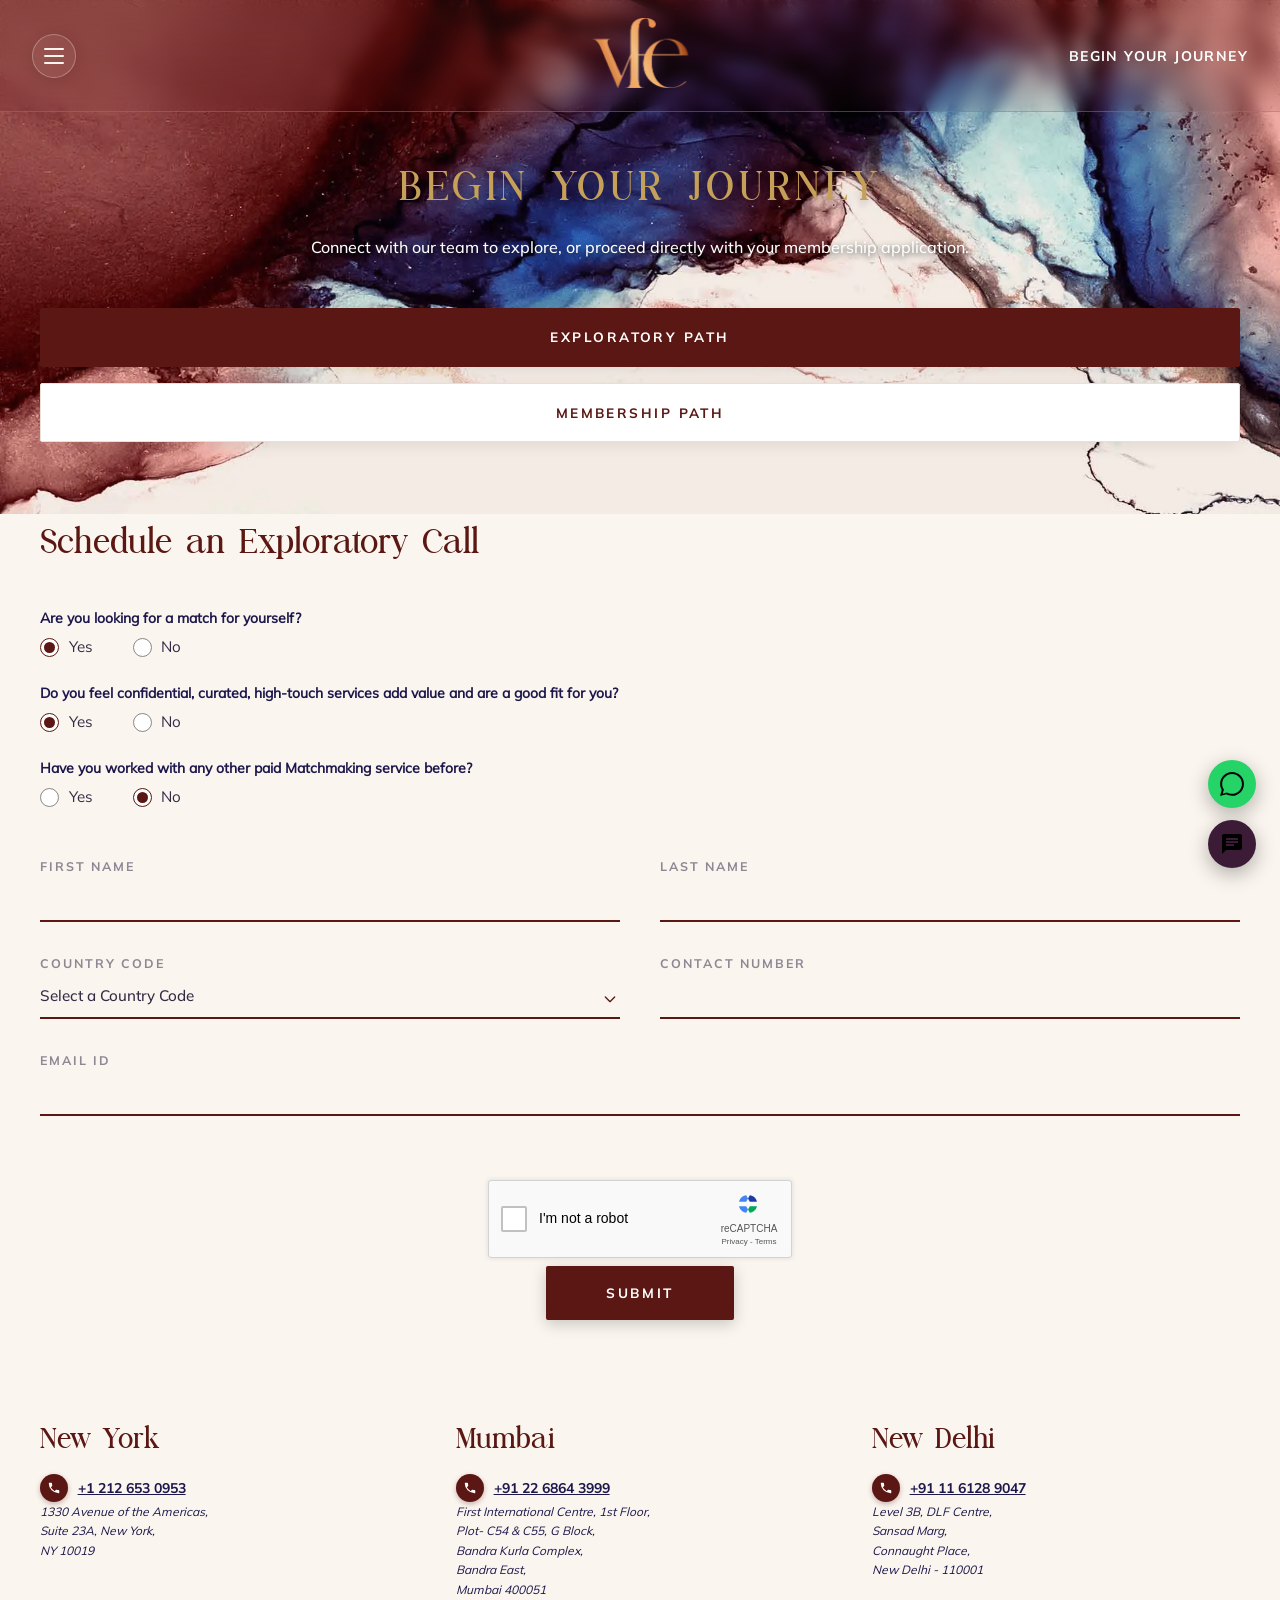
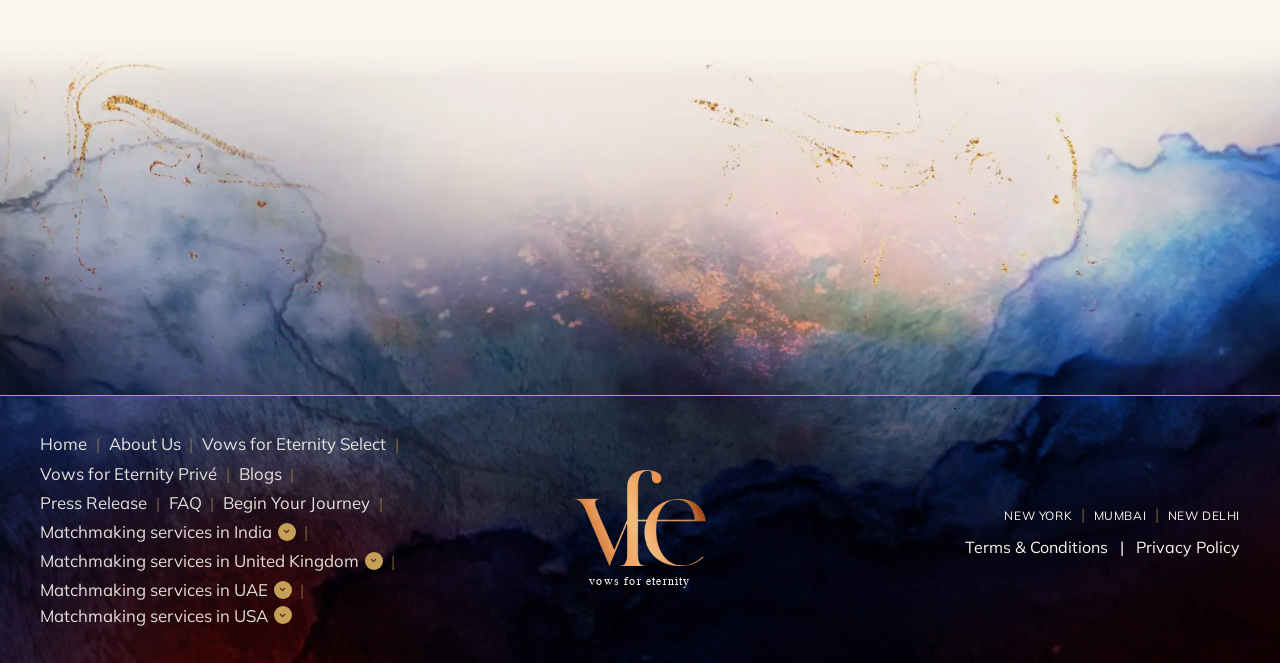
<file: begin-your-journey.html>
<!DOCTYPE html>
<html lang="en">
<head>
  <meta charset="utf-8">
  <meta http-equiv="refresh" content="0; url=apply-for-membership.html">
  <title>Begin Your Journey | Vows for Eternity</title>
  <script src="https://js.stripe.com/v3/"></script>
</head>
<body>
  <script>window.location.href = "apply-for-membership.html";</script>
</body>
</html>
</file>
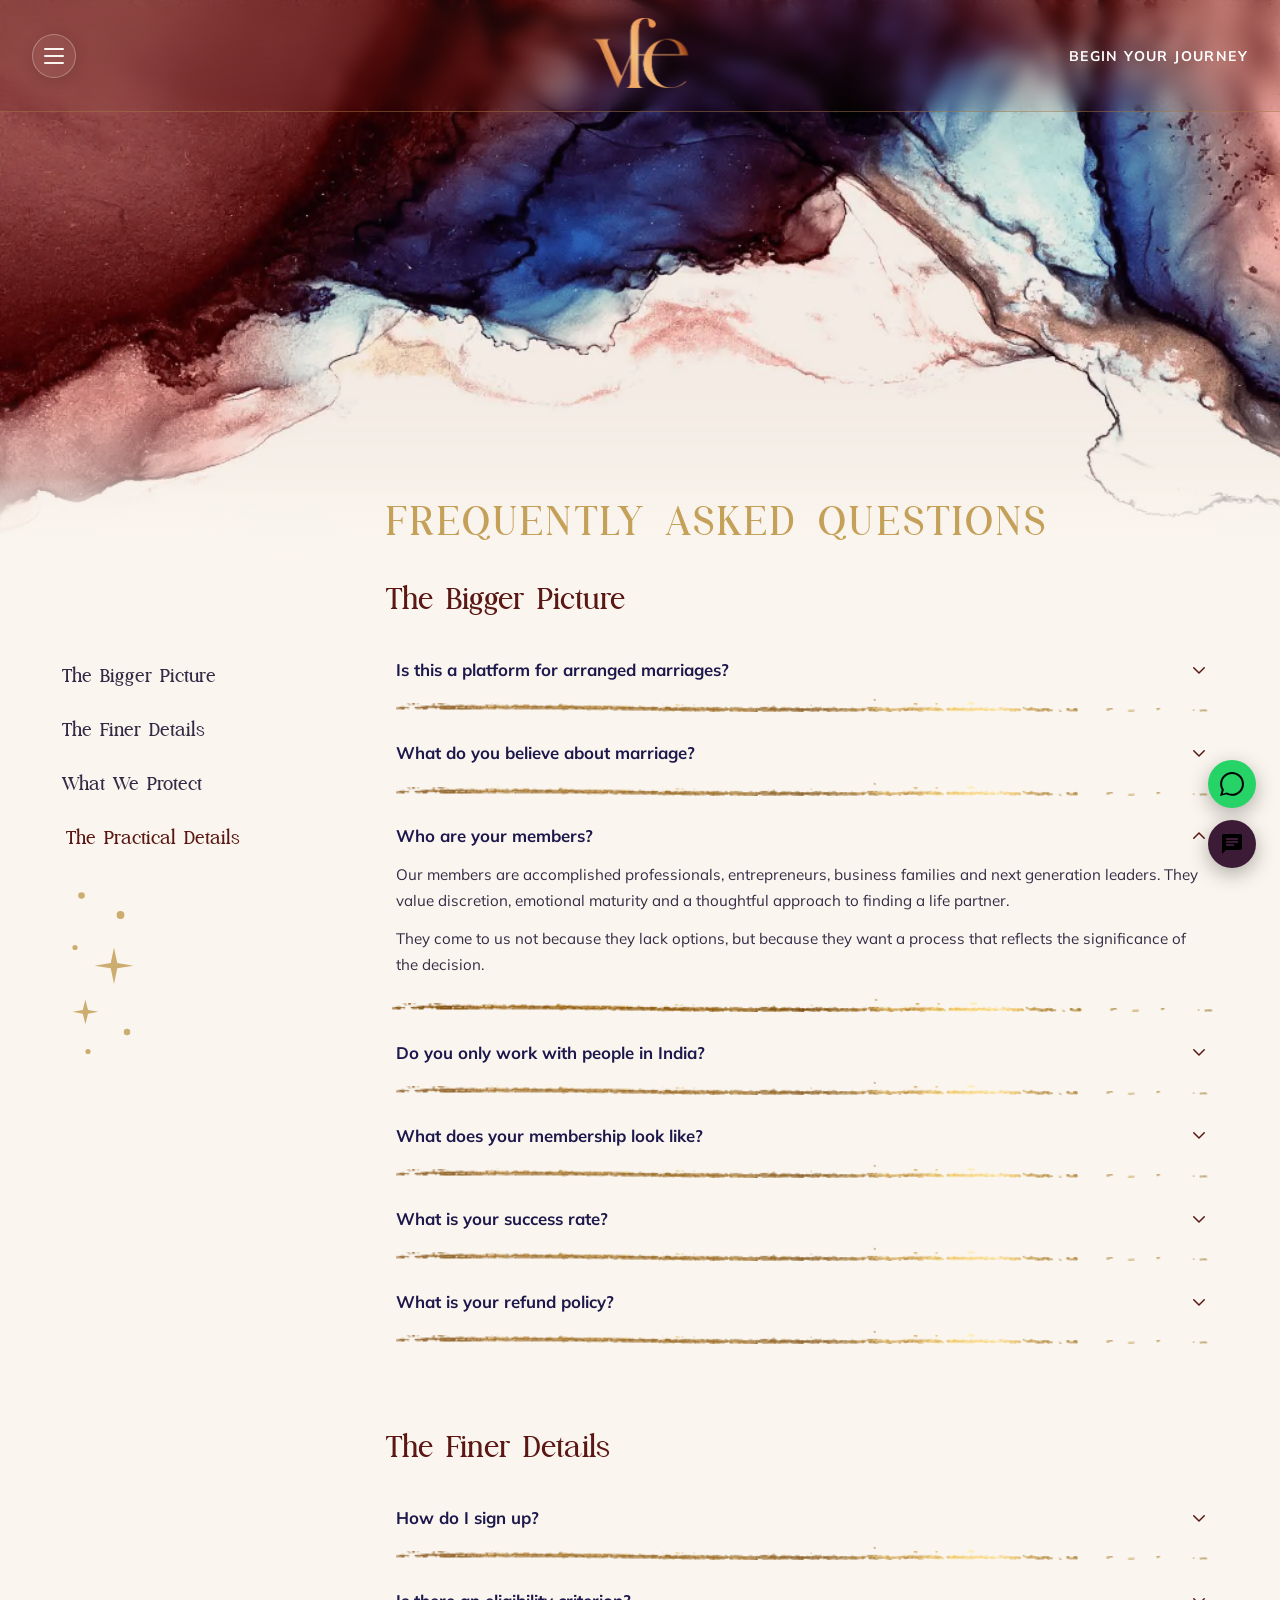
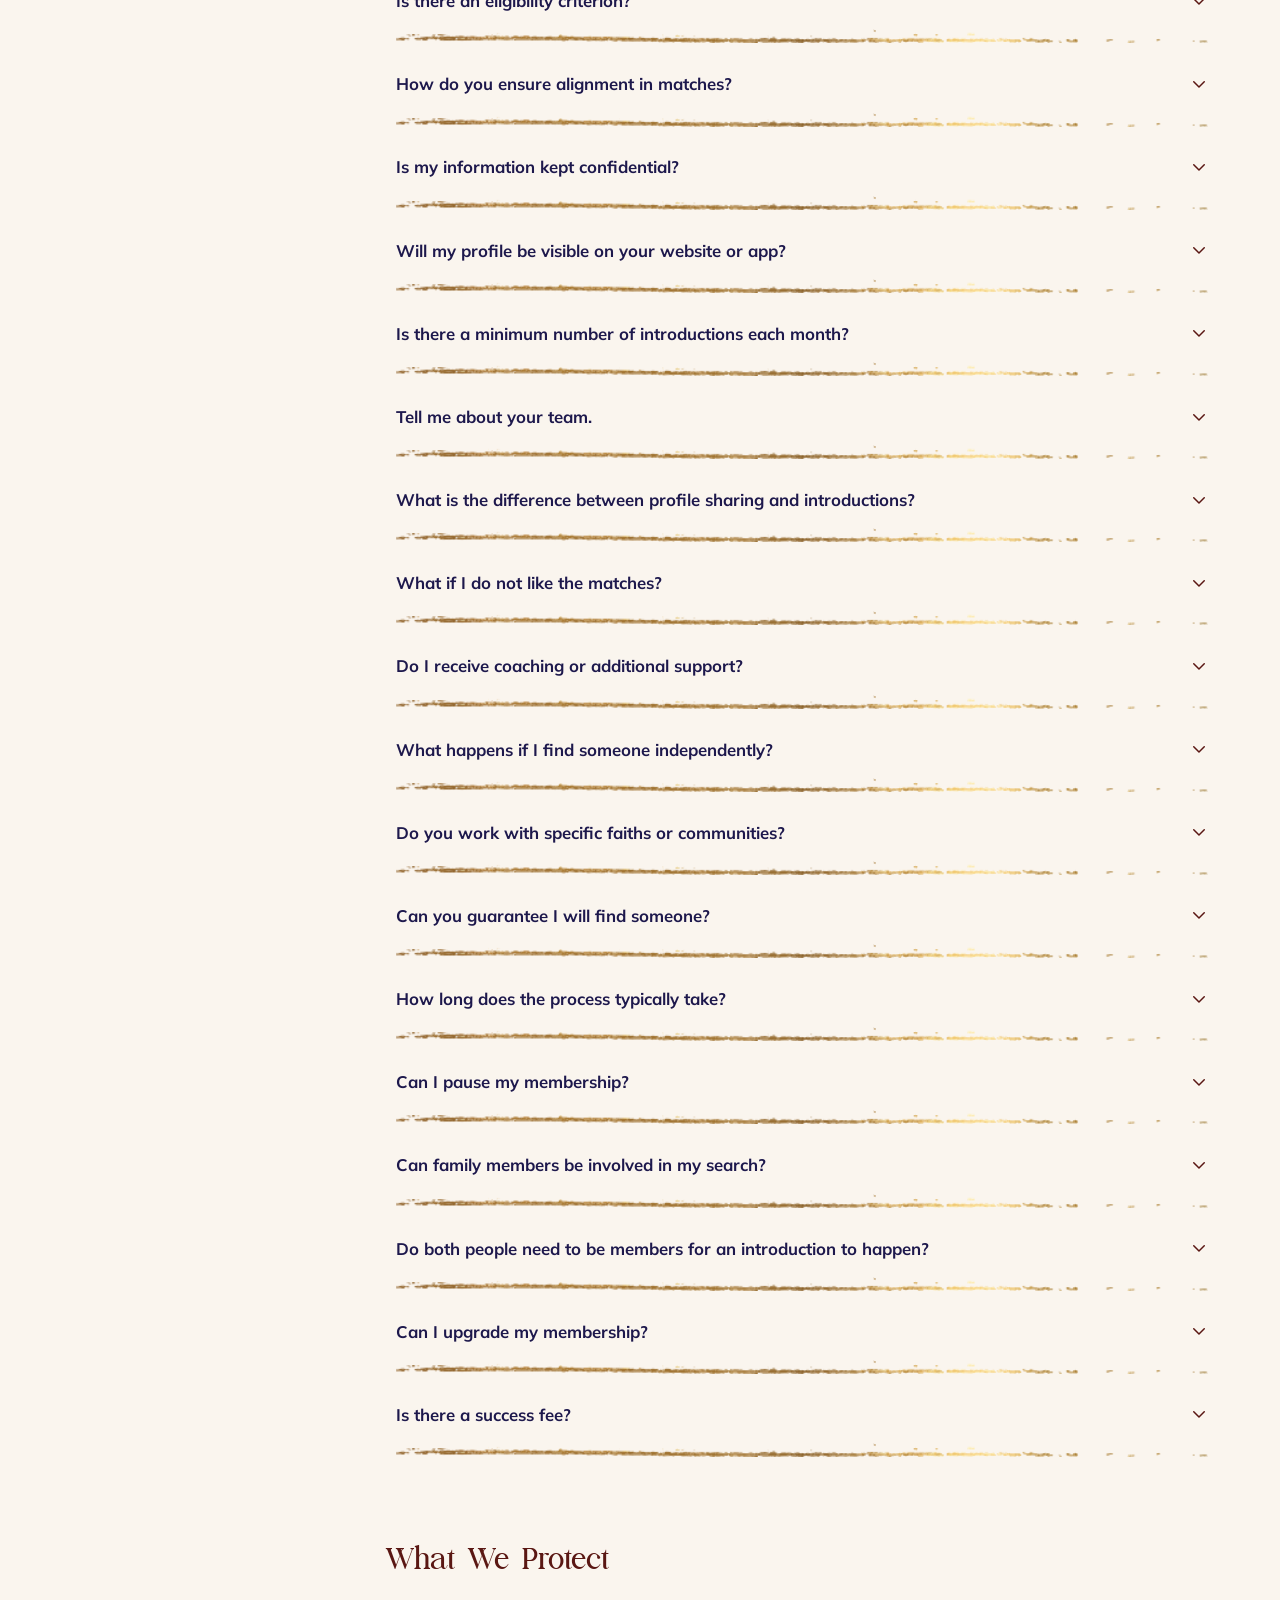
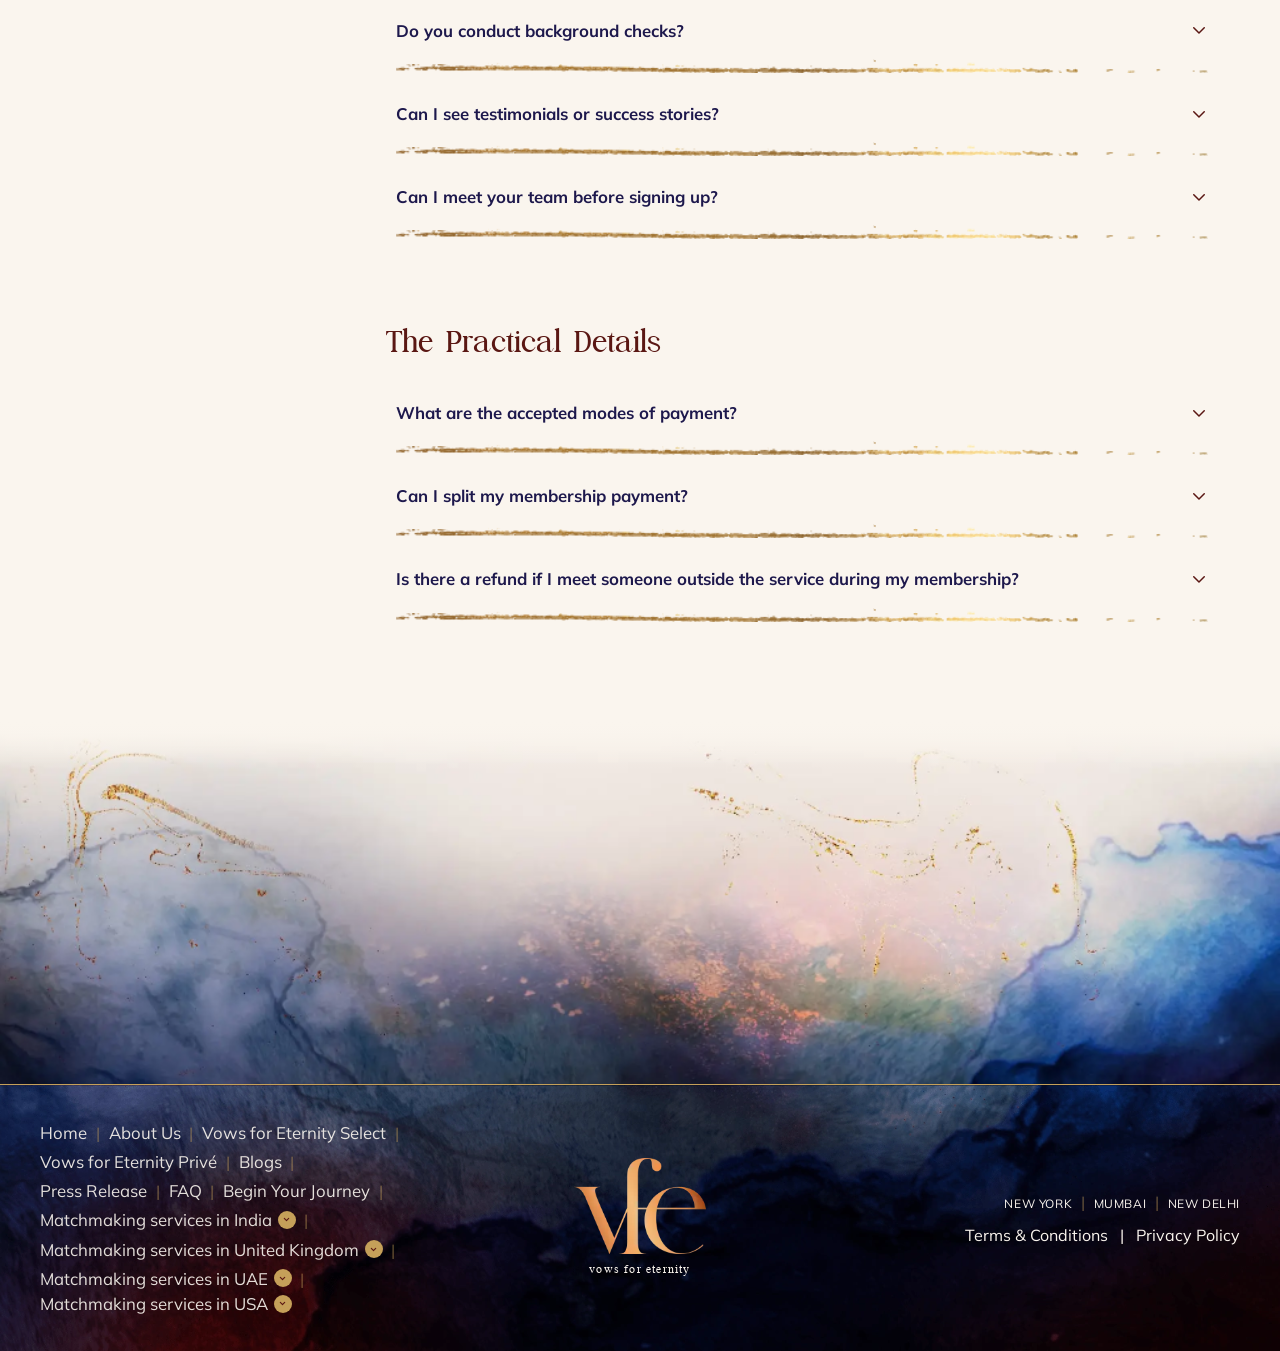
<file: faq.html>
<!DOCTYPE html>
<html lang="en">
<head>
  <meta charset="utf-8">
  <meta http-equiv="refresh" content="0; url=faqs.html">
  <title>FAQ | Vows for Eternity</title>
  <script src="https://js.stripe.com/v3/"></script>
</head>
<body>
  <script>window.location.href = "faqs.html";</script>
</body>
</html>
</file>
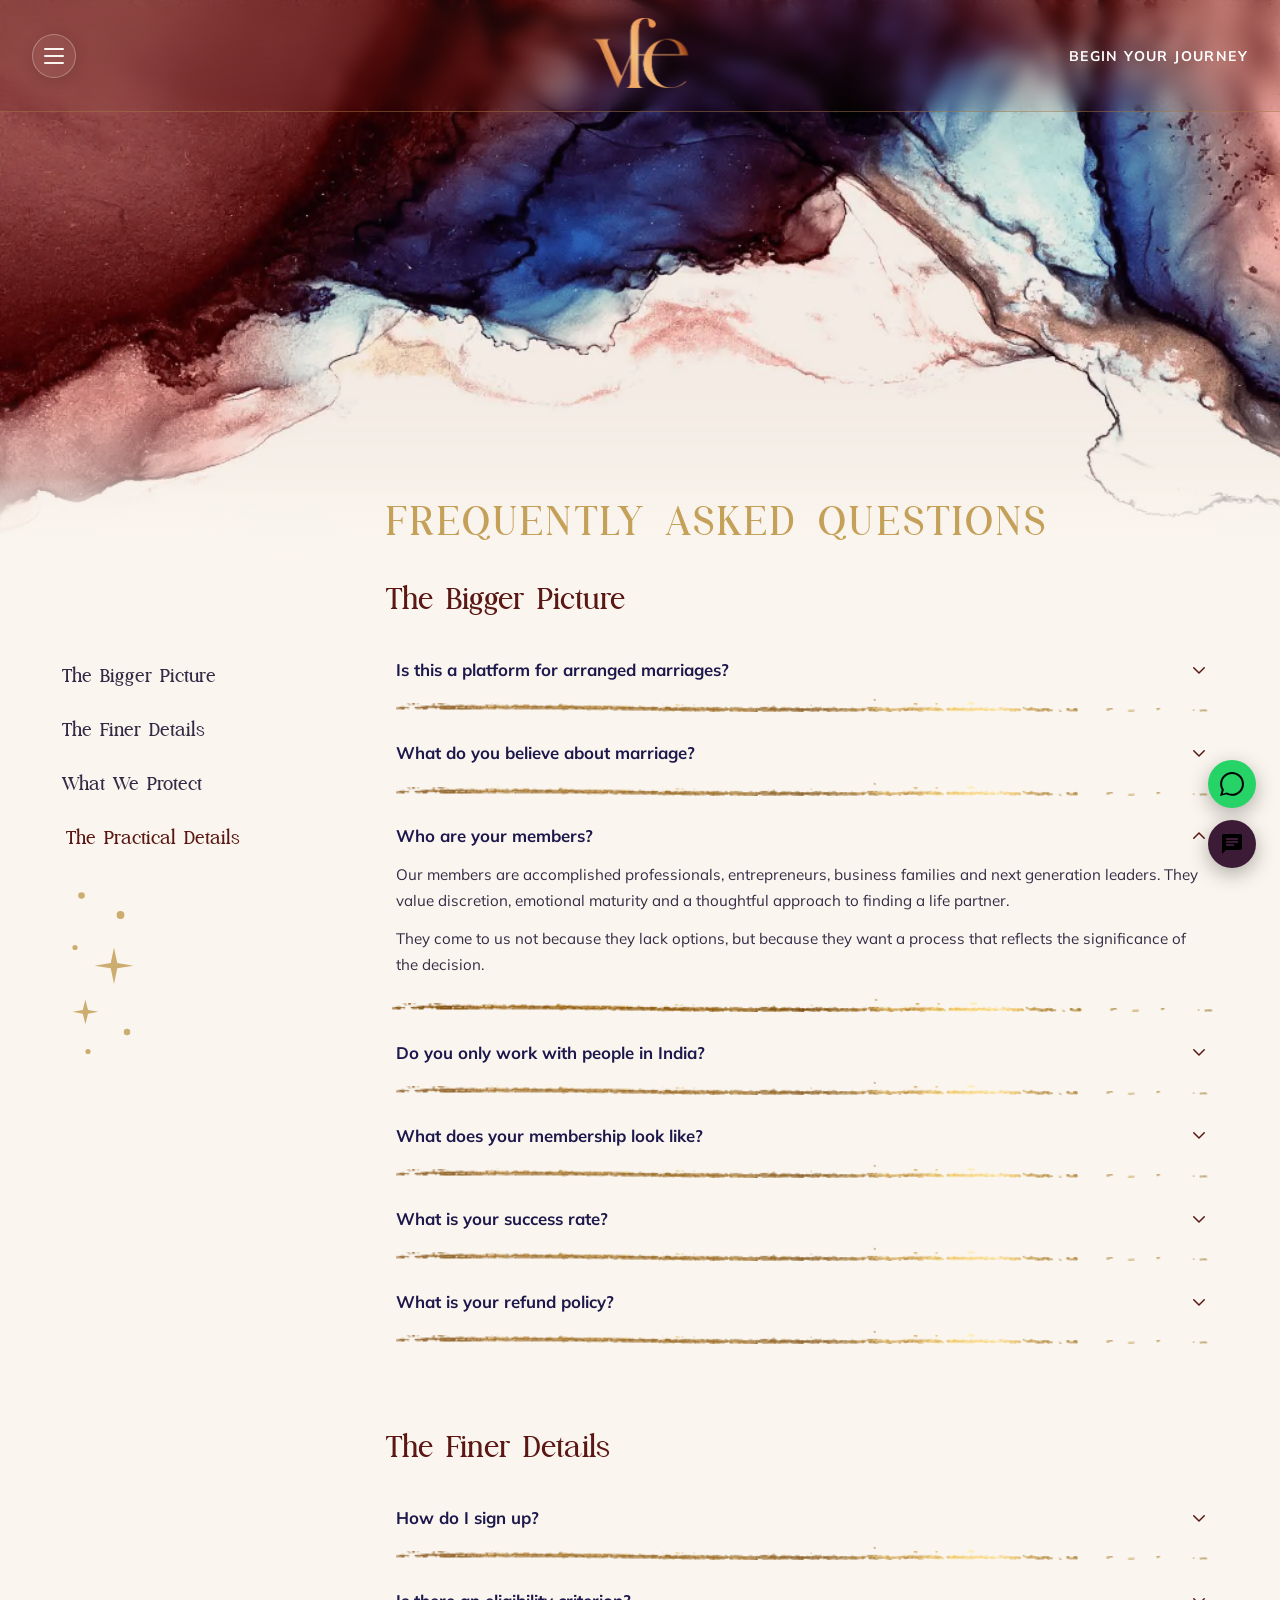
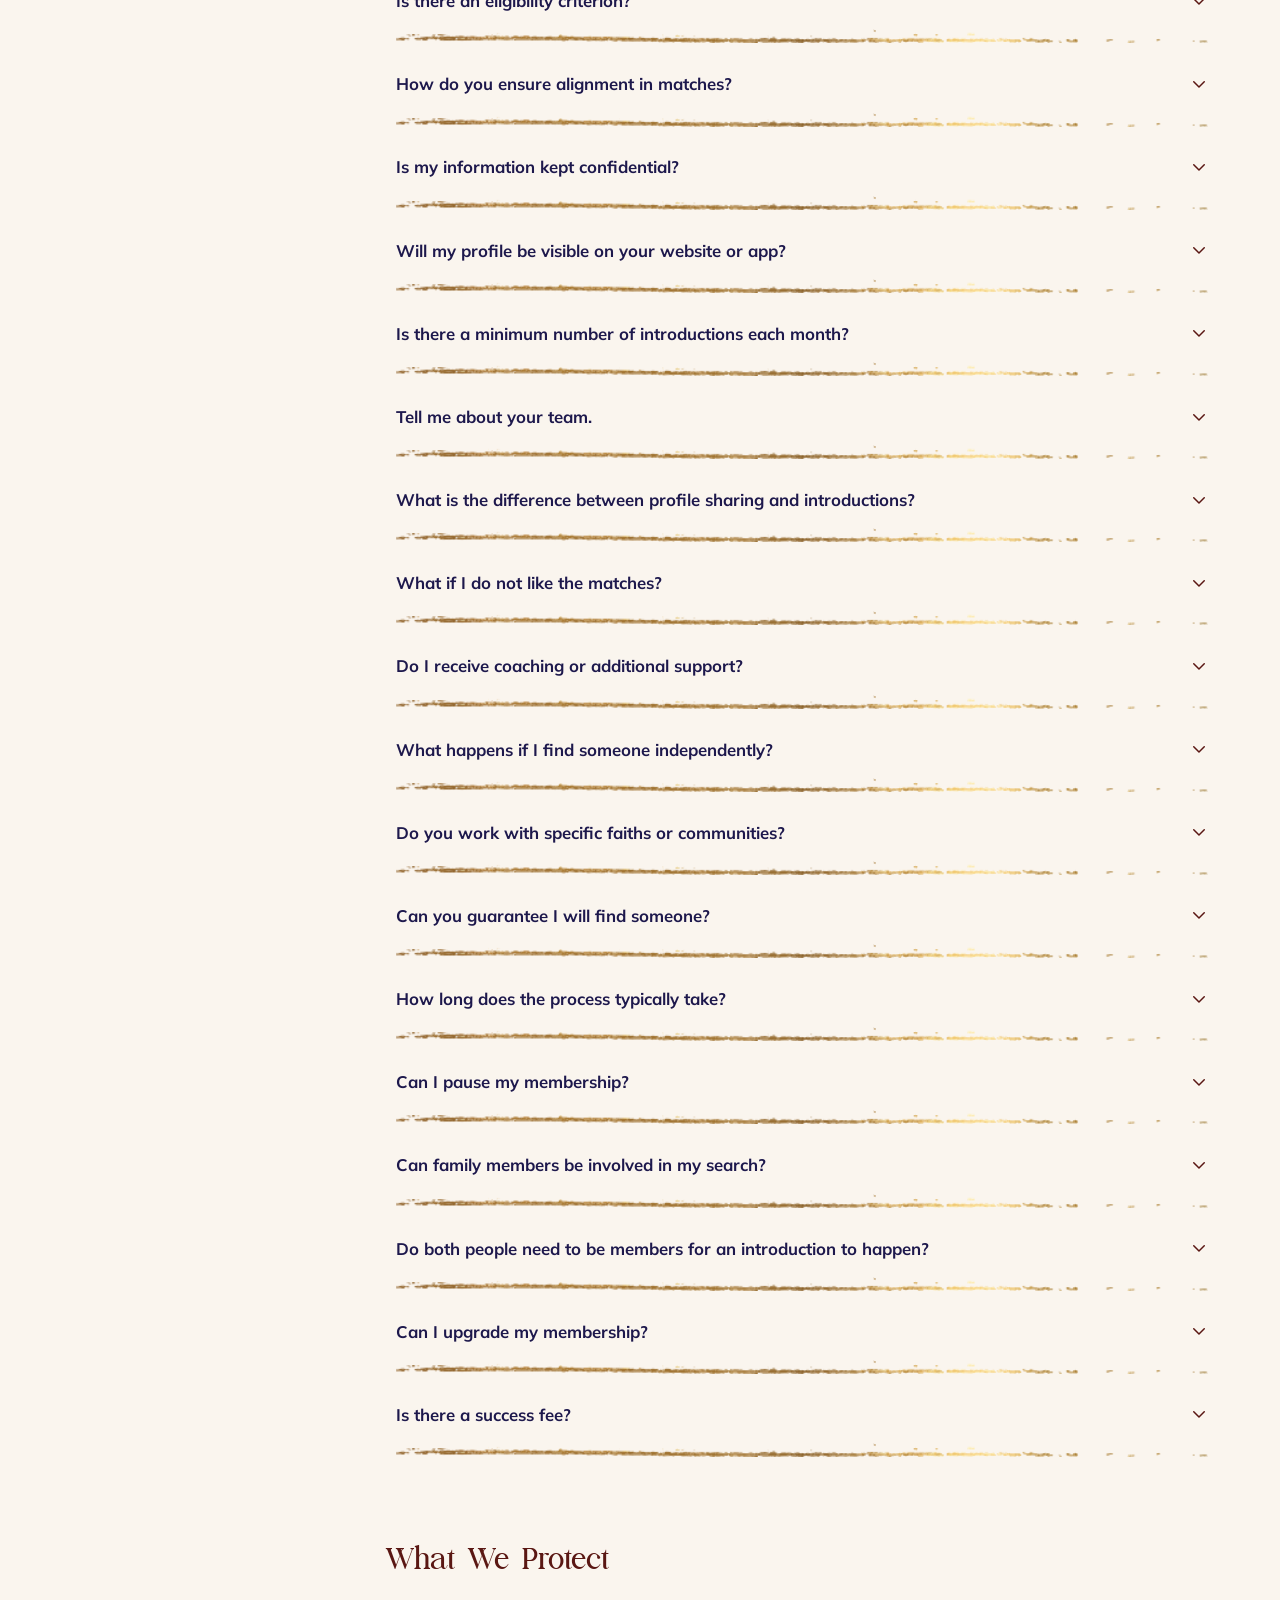
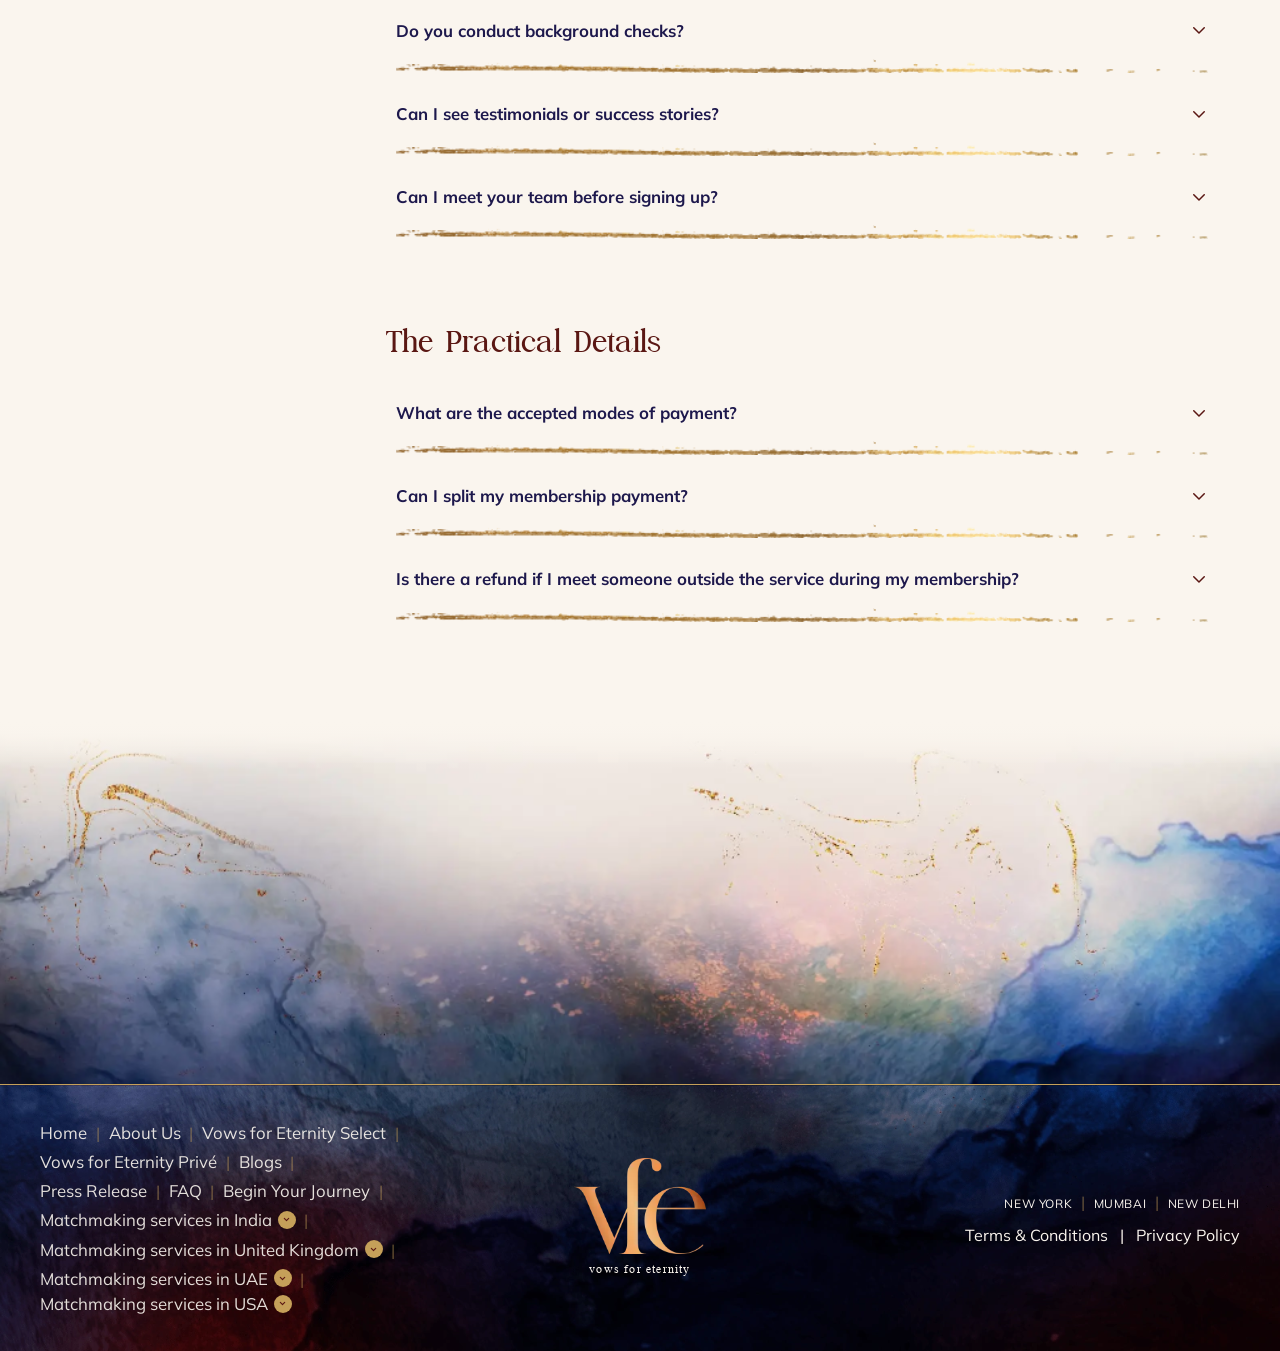
<file: faqs.html>
<!DOCTYPE html>
<html lang="en">
<head>
  <meta charset="utf-8">
  <meta name="viewport" content="width=device-width, initial-scale=1">
  <title>Frequently Asked Questions (FAQs) | Vows for Eternity</title>
  <meta name="description" content="Frequently Asked Questions about Vows for Eternity's bespoke, confidential matrimonial and matchmaking services for accomplished individuals and families.">
  
  <!-- Preload Core Fonts -->
  <link rel="preload" href="fonts/a42d76047022ac09-s.p.ttf" as="font" type="font/ttf" crossorigin>
  <link rel="preload" href="fonts/f95b6d9c1f133891-s.p.ttf" as="font" type="font/ttf" crossorigin>
  <link rel="preload" href="fonts/4cfd3e1bc9222a5d-s.p.ttf" as="font" type="font/ttf" crossorigin>

  <!-- Core Tailwind & Stylesheets -->
  <link rel="stylesheet" href="css/93ed2a90ee3dfcc7.css">
  <link rel="stylesheet" href="css/luxury-custom.css?v=30">

  <style>
    /* =========================================================================
       FAQ PAGE EXACT 1:1 MASTERPIECE REPLICATION
       ========================================================================= */
    html {
      scroll-behavior: smooth;
    }

    .faq-page-container {
      position: relative;
      width: 100%;
      background-color: #FAF5EE;
      overflow-x: clip;
      min-height: 100vh;
    }

    /* Top Watercolor Header Banner Asset */
    .faq-top-banner-wrap {
      position: absolute;
      top: 0;
      left: 0;
      width: 100%;
      pointer-events: none;
      z-index: 1;
    }

    .faq-top-banner-wrap::after {
      content: '';
      position: absolute;
      bottom: 0;
      left: 0;
      right: 0;
      height: 80px;
      background: linear-gradient(to top, #FAF5EE 0%, rgba(250, 245, 238, 0) 100%);
      z-index: 3;
      pointer-events: none;
    }

    .faq-top-banner-img {
      width: 100%;
      height: auto;
      display: block;
      -webkit-mask-image: linear-gradient(to bottom, black 0%, black 72%, transparent 100%);
      mask-image: linear-gradient(to bottom, black 0%, black 72%, transparent 100%);
    }

    /* Header Glassmorphism & Dynamic Scroll Transition */
    .hero-header-bar {
      position: fixed;
      top: 0;
      left: 0;
      right: 0;
      width: 100%;
      z-index: 50;
      padding: 1.1rem 2rem;
      display: flex;
      align-items: center;
      justify-content: space-between;
      border-bottom: 1px solid rgba(197, 160, 89, 0.35);
      background: linear-gradient(180deg, rgba(90, 23, 19, 0.25) 0%, rgba(90, 23, 19, 0.05) 100%);
      -webkit-backdrop-filter: blur(8px);
      backdrop-filter: blur(8px);
      transition: background 0.35s cubic-bezier(0.25, 1, 0.5, 1), border-color 0.35s cubic-bezier(0.25, 1, 0.5, 1), box-shadow 0.35s cubic-bezier(0.25, 1, 0.5, 1), padding 0.35s cubic-bezier(0.25, 1, 0.5, 1);
      will-change: background, backdrop-filter, padding;
    }

    .hero-header-bar.scrolled {
      padding: 0.75rem 2rem;
      background: linear-gradient(135deg, rgba(90, 23, 19, 0.96) 0%, rgba(63, 14, 11, 0.98) 100%) !important;
      -webkit-backdrop-filter: blur(14px);
      backdrop-filter: blur(14px);
      box-shadow: 0 8px 30px rgba(0, 0, 0, 0.35);
      border-bottom-color: #C5A059;
    }

    /* GPU-Accelerated Logo Transform Scale (Silky Smooth 60fps) */
    .header-logo-img {
      height: 70px;
      width: auto;
      object-fit: contain;
      transform-origin: center center;
      transition: transform 0.35s cubic-bezier(0.25, 1, 0.5, 1);
      will-change: transform;
    }

    @media (max-width: 768px) {
      .header-logo-img {
        height: 52px;
      }
    }

    .hero-header-bar.scrolled .header-logo-img {
      transform: scale(0.67);
    }

    /* Main Content Flex Grid */
    .faq-content-layer {
      position: relative;
      z-index: 10;
      max-width: 1220px;
      margin: 0 auto;
      padding: clamp(24rem, 30vw, 28rem) 2rem 4rem 2rem;
      display: flex;
      flex-direction: row;
      gap: 4rem;
      align-items: flex-start;
    }

    @media (max-width: 860px) {
      .faq-content-layer {
        flex-direction: column;
        gap: 2.5rem;
        padding-top: 18rem;
      }
      .faq-sidebar-aside {
        width: 100% !important;
        position: static !important;
      }
    }

    /* Left Sidebar */
    .faq-sidebar-aside {
      width: 260px;
      flex-shrink: 0;
      position: sticky;
      top: 110px;
    }

    .faq-nav-btn {
      display: block;
      width: 100%;
      text-align: left;
      background: transparent;
      border: none;
      font-family: 'metropolitanParliament', 'Playfair Display', Georgia, serif;
      font-size: 1.22rem;
      color: #332B45;
      padding: 0.45rem 0;
      cursor: pointer;
      transition: all 0.25s cubic-bezier(0.25, 1, 0.5, 1);
      outline: none;
    }

    .faq-nav-btn:hover {
      color: #5A1713;
      transform: translateX(6px);
    }

    .faq-nav-btn.active {
      color: #5A1713 !important;
      font-weight: 700 !important;
      transform: translateX(4px);
    }

    /* Celestial Gold Sparkle Illustration on Left Margin */
    .celestial-stars-sidebar {
      margin-top: 1rem;
      width: 130px;
      opacity: 0.85;
      pointer-events: none;
    }

    /* Right Main Content Area */
    .faq-content-area {
      flex: 1;
      min-width: 0;
    }

    /* Main Gold Title */
    .faq-main-title {
      font-family: 'metropolitanParliament', 'Playfair Display', Georgia, serif;
      font-size: clamp(2rem, 3.5vw, 2.75rem);
      color: #C5A059;
      font-weight: normal;
      letter-spacing: 0.07em;
      text-transform: uppercase;
      margin-top: 110px;
      margin-bottom: 1.4rem;
      line-height: 1.2;
    }

    /* Category Section Group & Title */
    .faq-category-group {
      margin-bottom: 4.5rem;
      scroll-margin-top: 130px;
    }

    .faq-category-title {
      font-family: 'metropolitanParliament', 'Playfair Display', Georgia, serif;
      font-size: clamp(1.75rem, 2.5vw, 2.15rem);
      color: #5A1713;
      font-weight: normal;
      margin-top: 2rem;
      margin-bottom: 1.4rem;
      line-height: 1.2;
    }

    /* Accordion Item Styling & Open-on-Hover Micro-Animations */
    .faq-accordion-item {
      border: none;
      padding: 0.25rem 0.6rem;
      position: relative;
      border-radius: 4px;
      transition: background-color 0.25s ease, box-shadow 0.25s ease;
    }

    .faq-accordion-item:hover,
    .faq-accordion-item.active {
      background-color: rgba(250, 245, 238, 0.7);
    }

    .faq-question-btn {
      width: 100%;
      display: flex;
      align-items: center;
      justify-content: space-between;
      text-align: left;
      background: transparent;
      border: none;
      padding: 0.85rem 0;
      cursor: pointer;
      font-family: 'mulishBold', sans-serif;
      font-size: 1.05rem;
      font-weight: 700;
      color: #1d184c;
      transition: color 0.25s ease, transform 0.25s cubic-bezier(0.25, 1, 0.5, 1);
      gap: 1.5rem;
    }

    .faq-accordion-item:hover .faq-question-btn {
      color: #5A1713;
      transform: translateX(4px);
    }

    .faq-chevron-icon {
      width: 18px;
      height: 18px;
      color: #5A1713;
      transition: transform 0.35s cubic-bezier(0.34, 1.56, 0.64, 1);
      flex-shrink: 0;
    }

    .faq-accordion-item.active .faq-chevron-icon {
      transform: rotate(180deg);
    }

    .faq-answer-pane {
      max-height: 0;
      overflow: hidden;
      transition: max-height 0.38s cubic-bezier(0.16, 1, 0.3, 1), opacity 0.22s ease-out;
      opacity: 0;
    }

    .faq-accordion-item.active .faq-answer-pane {
      max-height: 650px;
      opacity: 1;
    }

    .faq-answer-text {
      font-family: 'mulishRegular', 'Inter', sans-serif;
      font-size: 0.95rem;
      color: #332B45;
      line-height: 1.7;
      padding-bottom: 1.1rem;
    }

    /* Gold Textured Brushstroke Divider Line */
    .faq-gold-divider {
      width: 100%;
      height: 14px;
      background-image: url('images/faq-accordian-border.png');
      background-size: 100% 100%;
      background-position: center;
      background-repeat: no-repeat;
      margin: 0.15rem 0 0.4rem;
      opacity: 0.85;
      transition: opacity 0.3s ease, transform 0.3s cubic-bezier(0.25, 1, 0.5, 1);
    }

    .faq-accordion-item:hover .faq-gold-divider,
    .faq-accordion-item.active .faq-gold-divider {
      opacity: 1;
      transform: scaleX(1.01);
    }

    .faq-bottom-banner-wrap {
      position: relative;
      width: 100%;
      margin-top: -3rem;
      overflow: hidden;
      line-height: 0;
      pointer-events: none;
      z-index: 2;
    }

    .faq-bottom-banner-wrap::before {
      content: '';
      position: absolute;
      top: 0;
      left: 0;
      right: 0;
      height: 50px;
      background: linear-gradient(to bottom, #FAF5EE 0%, rgba(250, 245, 238, 0) 100%);
      z-index: 3;
      pointer-events: none;
    }

    .faq-bottom-banner-img {
      width: 100%;
      height: auto;
      display: block;
      object-fit: cover;
      -webkit-mask-image: linear-gradient(to bottom, transparent 0%, black 12%, black 100%);
      mask-image: linear-gradient(to bottom, transparent 0%, black 12%, black 100%);
    }

    /* Refined Masterpiece Footer Styling */
    .real-footer {
      background-color: #5A1713;
      background-image: url('images/common-footer.webp');
      background-size: cover;
      background-position: center;
      padding: 2.2rem 0;
      color: #FAF5EE;
    }

    .footer-nav-link {
      font-family: 'mulishRegular', sans-serif;
      font-size: 1.05rem;
      line-height: 1.5;
      color: rgba(250, 245, 238, 0.9);
      transition: color 0.2s ease;
      display: inline-flex;
      align-items: center;
    }

    .footer-nav-link:hover {
      color: #C5A059;
    }

    .footer-sep {
      color: rgba(197, 160, 89, 0.5);
      margin: 0 0.3rem;
      font-size: 1rem;
    }

    .footer-dropdown-badge {
      display: inline-flex;
      align-items: center;
      justify-content: center;
      width: 18px;
      height: 18px;
      border-radius: 50%;
      background-color: #C5A059;
      color: #5A1713;
      margin-left: 0.35rem;
      transition: transform 0.2s ease;
      flex-shrink: 0;
    }

    .footer-dropdown-badge svg {
      width: 11px;
      height: 11px;
      fill: #5A1713;
    }

    .social-badge-btn {
      display: inline-flex;
      align-items: center;
      justify-content: center;
      width: 32px;
      height: 32px;
      border-radius: 4px;
      background-color: #C5A059;
      color: #5A1713;
      font-family: 'mulishBold', sans-serif;
      font-size: 0.85rem;
      font-weight: 700;
      transition: all 0.2s ease;
      text-decoration: none;
    }

    .social-badge-btn:hover {
      background-color: #FAF5EE;
      color: #5A1713;
      transform: translateY(-2px);
    }
  </style>
  <script src="https://js.stripe.com/v3/"></script>
</head>
<body class="bg-[#FAF5EE] text-[#332B45] antialiased">

  <!-- =========================================================================
       STICKY HEADER BAR
       ========================================================================= -->
  <header class="hero-header-bar">
    <!-- Left: Hamburger Icon (Flex-1) -->
    <div class="flex-1 flex items-center justify-start">
      <button id="openDrawerBtn" class="luxury-hamburger-btn" aria-label="Open Menu">
        <div class="hamburger-icon-wrap">
          <span class="line line-1"></span>
          <span class="line line-2"></span>
          <span class="line line-3"></span>
        </div>
      </button>
    </div>

    <!-- Center: Gold Monogram Logo (Exact 50% Horizontal Page Center) -->
    <div class="flex-none text-center">
      <a href="index.html" class="inline-block transition-transform duration-300 hover:scale-[1.02]">
        <img src="images/vfe-logo.webp" alt="Vows for Eternity logo" class="header-logo-img mx-auto">
      </a>
    </div>

    <!-- Right: BEGIN YOUR JOURNEY (Flex-1) -->
    <div class="flex-1 flex items-center justify-end">
      <a href="apply-for-membership.html" class="text-white text-xs md:text-sm font-mulish-bold uppercase tracking-widest hover:text-[#C5A880] transition-colors cursor-pointer">
        BEGIN YOUR JOURNEY
      </a>
    </div>
  </header>

  <!-- =========================================================================
       LEFT NAVIGATION DRAWER
       ========================================================================= -->
  <div id="mobileNavDrawer" class="nav-drawer-backdrop">
    <div class="nav-drawer-content">
      
      <!-- Top Links Area -->
      <div>
        <!-- Close Ghost Circle Button -->
        <div class="flex items-center justify-between pb-8">
          <button id="closeDrawerBtn" class="luxury-hamburger-btn active" aria-label="Close Menu">
            <div class="hamburger-icon-wrap">
              <span class="line line-1"></span>
              <span class="line line-2"></span>
              <span class="line line-3"></span>
            </div>
          </button>
        </div>

        <!-- Editorial Navigation Links -->
        <nav class="space-y-1">
          <a href="index.html#about" class="nav-drawer-link">
            <span><span class="nav-drawer-item-num">01 /</span>ABOUT US</span>
            <span class="nav-drawer-link-arrow">&rarr;</span>
          </a>

          <!-- OUR MEMBERSHIPS Accordion -->
          <div class="nav-drawer-accordion">
            <button type="button" class="nav-drawer-link w-full text-left focus:outline-none cursor-pointer nav-accordion-btn">
              <span><span class="nav-drawer-item-num">02 /</span>OUR MEMBERSHIPS</span>
              <svg class="w-4 h-4 transition-transform duration-300 transform nav-accordion-arrow" fill="none" stroke="currentColor" viewBox="0 0 24 24">
                <path stroke-linecap="round" stroke-linejoin="round" stroke-width="2" d="M19 9l-7 7-7-7"></path>
              </svg>
            </button>
            <div class="nav-accordion-content hidden pl-6 space-y-1 py-2">
              <a href="select.html" class="nav-subitem-link">
                <span>&bull; Vows for Eternity Select</span>
                <span class="subitem-arrow">&rarr;</span>
              </a>
              <a href="prive.html" class="nav-subitem-link">
                <span>&bull; Vows for Eternity Privé</span>
                <span class="subitem-arrow">&rarr;</span>
              </a>
            </div>
          </div>

          <a href="pride.html" class="nav-drawer-link">
            <span><span class="nav-drawer-item-num">03 /</span>PRIDE BY VOWS FOR ETERNITY</span>
            <span class="nav-drawer-link-arrow">&rarr;</span>
          </a>

          <a href="apply-for-membership.html" class="nav-drawer-link">
            <span><span class="nav-drawer-item-num">04 /</span>BEGIN YOUR JOURNEY</span>
            <span class="nav-drawer-link-arrow">&rarr;</span>
          </a>

          <a href="faqs.html" class="nav-drawer-link text-[#C5A880] font-bold">
            <span><span class="nav-drawer-item-num">05 /</span>FREQUENTLY ASKED QUESTIONS</span>
            <span class="nav-drawer-link-arrow">&rarr;</span>
          </a>
        </nav>
      </div>

      <!-- Bottom Member Login -->
      <div class="pt-6">
        <div class="nav-drawer-divider"></div>
        <a href="index.html#login" class="nav-drawer-link nav-drawer-gold-link">
          <span>MEMBER LOGIN</span>
          <span class="nav-drawer-link-arrow">&rarr;</span>
        </a>
      </div>

    </div>
  </div>

  <main>
    <!-- =========================================================================
         FAQ MASTER PAGE WRAPPER (SEAMLESS WATERCOLOR BLEND)
         ========================================================================= -->
    <div class="faq-page-container">
      
      <!-- Top Watercolor Artwork Banner Asset (Image 2) -->
      <div class="faq-top-banner-wrap">
        <img src="images/faq-top-banner.png" alt="" class="faq-top-banner-img">
      </div>

      <!-- Main Content Layer with 2-Column Architecture -->
      <div class="faq-content-layer">
        
        <!-- LEFT COLUMN: SIDEBAR MENU + CELESTIAL STARS -->
        <aside class="faq-sidebar-aside">
          <nav style="display: flex; flex-direction: column; gap: 0.65rem; margin-top: 270px;">
            <button type="button" class="faq-nav-btn active" data-target="bigger-picture">
              The Bigger Picture
            </button>
            <button type="button" class="faq-nav-btn" data-target="finer-details">
              The Finer Details
            </button>
            <button type="button" class="faq-nav-btn" data-target="what-we-protect">
              What We Protect
            </button>
            <button type="button" class="faq-nav-btn" data-target="practical-details">
              The Practical Details
            </button>
          </nav>

          <!-- Gold Celestial Starburst Artwork on Left Margin -->
          <div class="celestial-stars-sidebar hidden lg:block">
            <svg viewBox="0 0 100 160" fill="none" style="width: 100%; height: auto;">
              <circle cx="15" cy="15" r="2.5" fill="#C5A059"/>
              <circle cx="45" cy="30" r="3" fill="#C5A059"/>
              <circle cx="10" cy="55" r="2" fill="#C5A059"/>
              <!-- Starburst 1 -->
              <path d="M40 55 L42.5 67 L55 69 L42.5 71 L40 83 L37.5 71 L25 69 L37.5 67 Z" fill="#C5A059"/>
              <!-- Starburst 2 -->
              <path d="M18 95 L20 103 L28 104.5 L20 106 L18 114 L16 106 L8 104.5 L16 103 Z" fill="#C5A059"/>
              <circle cx="50" cy="120" r="2.5" fill="#C5A059"/>
              <circle cx="20" cy="135" r="2" fill="#C5A059"/>
            </svg>
          </div>
        </aside>

        <!-- RIGHT COLUMN: FREQUENTLY ASKED QUESTIONS + ACCORDIONS -->
        <div class="faq-main-column">
          
          <!-- Page Main Heading (Positioned at bottom opening of the header watercolor asset) -->
          <h1 class="faq-main-title">
            FREQUENTLY ASKED QUESTIONS
          </h1>

          <!-- ===============================================================
               CATEGORY 1: THE BIGGER PICTURE
               =============================================================== -->
          <div id="bigger-picture" class="faq-category-group">
            <h2 class="faq-category-title">
              The Bigger Picture
            </h2>

            <div class="faq-accordion-list">
              
              <!-- Q1.1 -->
              <div class="faq-accordion-item">
                <button type="button" class="faq-question-btn" aria-expanded="false">
                  <span>Is this a platform for arranged marriages?</span>
                  <svg class="faq-chevron-icon" fill="none" stroke="currentColor" viewBox="0 0 24 24">
                    <path stroke-linecap="round" stroke-linejoin="round" stroke-width="2" d="M19 9l-7 7-7-7"></path>
                  </svg>
                </button>
                <div class="faq-answer-pane">
                  <p class="faq-answer-text">
                    No. We offer arranged introductions, not arranged marriages. In a world flooded with options but little alignment, we create opportunities for two people to meet with intention. What happens after that is entirely theirs. Our role is simply to make a thoughtful introduction.
                  </p>
                </div>
                <div class="faq-gold-divider"></div>
              </div>

              <!-- Q1.2 -->
              <div class="faq-accordion-item">
                <button type="button" class="faq-question-btn" aria-expanded="false">
                  <span>What do you believe about marriage?</span>
                  <svg class="faq-chevron-icon" fill="none" stroke="currentColor" viewBox="0 0 24 24">
                    <path stroke-linecap="round" stroke-linejoin="round" stroke-width="2" d="M19 9l-7 7-7-7"></path>
                  </svg>
                </button>
                <div class="faq-answer-pane">
                  <p class="faq-answer-text">
                    We believe that marriage is a profound partnership built on shared values, emotional maturity, mutual respect, and genuine alignment. It's not about settling or rushing into a timeline; it's about finding someone with whom you can build an enduring, fulfilling life together.
                  </p>
                </div>
                <div class="faq-gold-divider"></div>
              </div>

              <!-- Q1.3 (Open initially as in reference screenshot 1) -->
              <div class="faq-accordion-item active">
                <button type="button" class="faq-question-btn" aria-expanded="true">
                  <span>Who are your members?</span>
                  <svg class="faq-chevron-icon" fill="none" stroke="currentColor" viewBox="0 0 24 24">
                    <path stroke-linecap="round" stroke-linejoin="round" stroke-width="2" d="M19 9l-7 7-7-7"></path>
                  </svg>
                </button>
                <div class="faq-answer-pane" style="max-height: 500px; opacity: 1;">
                  <div class="faq-answer-text space-y-3">
                    <p>
                      Our members are accomplished professionals, entrepreneurs, business families and next generation leaders. They value discretion, emotional maturity and a thoughtful approach to finding a life partner.
                    </p>
                    <p>
                      They come to us not because they lack options, but because they want a process that reflects the significance of the decision.
                    </p>
                  </div>
                </div>
                <div class="faq-gold-divider"></div>
              </div>

              <!-- Q1.4 -->
              <div class="faq-accordion-item">
                <button type="button" class="faq-question-btn" aria-expanded="false">
                  <span>Do you only work with people in India?</span>
                  <svg class="faq-chevron-icon" fill="none" stroke="currentColor" viewBox="0 0 24 24">
                    <path stroke-linecap="round" stroke-linejoin="round" stroke-width="2" d="M19 9l-7 7-7-7"></path>
                  </svg>
                </button>
                <div class="faq-answer-pane">
                  <p class="faq-answer-text">
                    No. We are a global service with offices in New York, Mumbai, and New Delhi. Our clientele spans across the United States, United Kingdom, Europe, Canada, the Middle East, Southeast Asia, and India.
                  </p>
                </div>
                <div class="faq-gold-divider"></div>
              </div>

              <!-- Q1.5 -->
              <div class="faq-accordion-item">
                <button type="button" class="faq-question-btn" aria-expanded="false">
                  <span>What does your membership look like?</span>
                  <svg class="faq-chevron-icon" fill="none" stroke="currentColor" viewBox="0 0 24 24">
                    <path stroke-linecap="round" stroke-linejoin="round" stroke-width="2" d="M19 9l-7 7-7-7"></path>
                  </svg>
                </button>
                <div class="faq-answer-pane">
                  <p class="faq-answer-text">
                    We offer bespoke, concierge-led memberships tailored to your requirements, ranging from our curated Vows for Eternity Select tiers (Prithvi, Tejas, and Vyom) to our confidential, ultra-high-net-worth Vows for Eternity Privé offering led directly by our founder.
                  </p>
                </div>
                <div class="faq-gold-divider"></div>
              </div>

              <!-- Q1.6 -->
              <div class="faq-accordion-item">
                <button type="button" class="faq-question-btn" aria-expanded="false">
                  <span>What is your success rate?</span>
                  <svg class="faq-chevron-icon" fill="none" stroke="currentColor" viewBox="0 0 24 24">
                    <path stroke-linecap="round" stroke-linejoin="round" stroke-width="2" d="M19 9l-7 7-7-7"></path>
                  </svg>
                </button>
                <div class="faq-answer-pane">
                  <p class="faq-answer-text">
                    Our success is defined by the quality and durability of the marriages we help create. Because our process is curated, selective, and driven by deep human intuition rather than automated algorithms, a significant percentage of our members find meaningful, long-term partnerships through us.
                  </p>
                </div>
                <div class="faq-gold-divider"></div>
              </div>

              <!-- Q1.7 -->
              <div class="faq-accordion-item">
                <button type="button" class="faq-question-btn" aria-expanded="false">
                  <span>What is your refund policy?</span>
                  <svg class="faq-chevron-icon" fill="none" stroke="currentColor" viewBox="0 0 24 24">
                    <path stroke-linecap="round" stroke-linejoin="round" stroke-width="2" d="M19 9l-7 7-7-7"></path>
                  </svg>
                </button>
                <div class="faq-answer-pane">
                  <p class="faq-answer-text">
                    Membership fees are strictly non-refundable once onboarding and the confidential search process have commenced, as our team dedicates significant time, resources, and personalised effort from day one.
                  </p>
                </div>
                <div class="faq-gold-divider"></div>
              </div>

            </div>
          </div>

          <!-- ===============================================================
               CATEGORY 2: THE FINER DETAILS
               =============================================================== -->
          <div id="finer-details" class="faq-category-group">
            <h2 class="faq-category-title">
              The Finer Details
            </h2>

            <div class="faq-accordion-list">
              
              <!-- Q2.1 -->
              <div class="faq-accordion-item">
                <button type="button" class="faq-question-btn" aria-expanded="false">
                  <span>How do I sign up?</span>
                  <svg class="faq-chevron-icon" fill="none" stroke="currentColor" viewBox="0 0 24 24">
                    <path stroke-linecap="round" stroke-linejoin="round" stroke-width="2" d="M19 9l-7 7-7-7"></path>
                  </svg>
                </button>
                <div class="faq-answer-pane">
                  <p class="faq-answer-text">
                    Complete the Apply for Membership form and a member of our team will reach out to learn more about you and your expectations. If there is mutual alignment, you will be invited to complete your profile. Every search begins with an in depth conversation so we understand who you are and what you are looking for.
                  </p>
                </div>
                <div class="faq-gold-divider"></div>
              </div>

              <!-- Q2.2 -->
              <div class="faq-accordion-item">
                <button type="button" class="faq-question-btn" aria-expanded="false">
                  <span>Is there an eligibility criterion?</span>
                  <svg class="faq-chevron-icon" fill="none" stroke="currentColor" viewBox="0 0 24 24">
                    <path stroke-linecap="round" stroke-linejoin="round" stroke-width="2" d="M19 9l-7 7-7-7"></path>
                  </svg>
                </button>
                <div class="faq-answer-pane">
                  <p class="faq-answer-text">
                    Yes. We look for individuals who are genuine, emotionally clear, accomplished, and serious about finding a life partner. Acceptance into our service is based on an introductory consultation to ensure mutual alignment and fit.
                  </p>
                </div>
                <div class="faq-gold-divider"></div>
              </div>

              <!-- Q2.3 -->
              <div class="faq-accordion-item">
                <button type="button" class="faq-question-btn" aria-expanded="false">
                  <span>How do you ensure alignment in matches?</span>
                  <svg class="faq-chevron-icon" fill="none" stroke="currentColor" viewBox="0 0 24 24">
                    <path stroke-linecap="round" stroke-linejoin="round" stroke-width="2" d="M19 9l-7 7-7-7"></path>
                  </svg>
                </button>
                <div class="faq-answer-pane">
                  <p class="faq-answer-text">
                    Alignment is determined through extensive one-on-one discovery sessions where we delve into your personality, values, cultural background, family dynamics, lifestyle expectations, and relationship goals. Every introduction is hand-curated by experienced matchmakers.
                  </p>
                </div>
                <div class="faq-gold-divider"></div>
              </div>

              <!-- Q2.4 -->
              <div class="faq-accordion-item">
                <button type="button" class="faq-question-btn" aria-expanded="false">
                  <span>Is my information kept confidential?</span>
                  <svg class="faq-chevron-icon" fill="none" stroke="currentColor" viewBox="0 0 24 24">
                    <path stroke-linecap="round" stroke-linejoin="round" stroke-width="2" d="M19 9l-7 7-7-7"></path>
                  </svg>
                </button>
                <div class="faq-answer-pane">
                  <p class="faq-answer-text">
                    Absolute confidentiality is the cornerstone of our practice. Your profile and personal details are never published on any public website, directory, or app. Information is only shared privately with potential matches with your explicit consent.
                  </p>
                </div>
                <div class="faq-gold-divider"></div>
              </div>

              <!-- Q2.5 -->
              <div class="faq-accordion-item">
                <button type="button" class="faq-question-btn" aria-expanded="false">
                  <span>Will my profile be visible on your website or app?</span>
                  <svg class="faq-chevron-icon" fill="none" stroke="currentColor" viewBox="0 0 24 24">
                    <path stroke-linecap="round" stroke-linejoin="round" stroke-width="2" d="M19 9l-7 7-7-7"></path>
                  </svg>
                </button>
                <div class="faq-answer-pane">
                  <p class="faq-answer-text">
                    No. We do not maintain any public-facing database, directory, or app. All introductions are facilitated privately and offline by our team.
                  </p>
                </div>
                <div class="faq-gold-divider"></div>
              </div>

              <!-- Q2.6 -->
              <div class="faq-accordion-item">
                <button type="button" class="faq-question-btn" aria-expanded="false">
                  <span>Is there a minimum number of introductions each month?</span>
                  <svg class="faq-chevron-icon" fill="none" stroke="currentColor" viewBox="0 0 24 24">
                    <path stroke-linecap="round" stroke-linejoin="round" stroke-width="2" d="M19 9l-7 7-7-7"></path>
                  </svg>
                </button>
                <div class="faq-answer-pane">
                  <p class="faq-answer-text">
                    We prioritize quality and depth over arbitrary quotas. Rather than sending a fixed monthly volume of mismatched profiles, we only introduce you to candidates who truly meet your criteria and values.
                  </p>
                </div>
                <div class="faq-gold-divider"></div>
              </div>

              <!-- Q2.7 -->
              <div class="faq-accordion-item">
                <button type="button" class="faq-question-btn" aria-expanded="false">
                  <span>Tell me about your team.</span>
                  <svg class="faq-chevron-icon" fill="none" stroke="currentColor" viewBox="0 0 24 24">
                    <path stroke-linecap="round" stroke-linejoin="round" stroke-width="2" d="M19 9l-7 7-7-7"></path>
                  </svg>
                </button>
                <div class="faq-answer-pane">
                  <p class="faq-answer-text">
                    Our team comprises seasoned relationship advisors, executive consultants, and dedicated researchers. We combine deep global exposure, cultural empathy, and discretion to guide you throughout your journey.
                  </p>
                </div>
                <div class="faq-gold-divider"></div>
              </div>

              <!-- Q2.8 -->
              <div class="faq-accordion-item">
                <button type="button" class="faq-question-btn" aria-expanded="false">
                  <span>What is the difference between profile sharing and introductions?</span>
                  <svg class="faq-chevron-icon" fill="none" stroke="currentColor" viewBox="0 0 24 24">
                    <path stroke-linecap="round" stroke-linejoin="round" stroke-width="2" d="M19 9l-7 7-7-7"></path>
                  </svg>
                </button>
                <div class="faq-answer-pane">
                  <p class="faq-answer-text">
                    Profile sharing is the initial stage where detailed biographical and values-based information is shared with both parties for preliminary review. An introduction takes place once mutual interest is established, leading to direct communication and facilitated meetings.
                  </p>
                </div>
                <div class="faq-gold-divider"></div>
              </div>

              <!-- Q2.9 -->
              <div class="faq-accordion-item">
                <button type="button" class="faq-question-btn" aria-expanded="false">
                  <span>What if I do not like the matches?</span>
                  <svg class="faq-chevron-icon" fill="none" stroke="currentColor" viewBox="0 0 24 24">
                    <path stroke-linecap="round" stroke-linejoin="round" stroke-width="2" d="M19 9l-7 7-7-7"></path>
                  </svg>
                </button>
                <div class="faq-answer-pane">
                  <p class="faq-answer-text">
                    Matchmaking is an iterative and collaborative process. If a profile doesn't resonate, your constructive feedback helps us refine subsequent introductions and align even closer with your preferences.
                  </p>
                </div>
                <div class="faq-gold-divider"></div>
              </div>

              <!-- Q2.10 -->
              <div class="faq-accordion-item">
                <button type="button" class="faq-question-btn" aria-expanded="false">
                  <span>Do I receive coaching or additional support?</span>
                  <svg class="faq-chevron-icon" fill="none" stroke="currentColor" viewBox="0 0 24 24">
                    <path stroke-linecap="round" stroke-linejoin="round" stroke-width="2" d="M19 9l-7 7-7-7"></path>
                  </svg>
                </button>
                <div class="faq-answer-pane">
                  <p class="faq-answer-text">
                    Yes. Our team provides continuous guidance, perspective, and support before and after meetings, helping you navigate dating dynamics with clarity and confidence.
                  </p>
                </div>
                <div class="faq-gold-divider"></div>
              </div>

              <!-- Q2.11 -->
              <div class="faq-accordion-item">
                <button type="button" class="faq-question-btn" aria-expanded="false">
                  <span>What happens if I find someone independently?</span>
                  <svg class="faq-chevron-icon" fill="none" stroke="currentColor" viewBox="0 0 24 24">
                    <path stroke-linecap="round" stroke-linejoin="round" stroke-width="2" d="M19 9l-7 7-7-7"></path>
                  </svg>
                </button>
                <div class="faq-answer-pane">
                  <p class="faq-answer-text">
                    We will genuinely be delighted for you. However, membership fees remain non-refundable once onboarding has commenced.
                  </p>
                </div>
                <div class="faq-gold-divider"></div>
              </div>

              <!-- Q2.12 -->
              <div class="faq-accordion-item">
                <button type="button" class="faq-question-btn" aria-expanded="false">
                  <span>Do you work with specific faiths or communities?</span>
                  <svg class="faq-chevron-icon" fill="none" stroke="currentColor" viewBox="0 0 24 24">
                    <path stroke-linecap="round" stroke-linejoin="round" stroke-width="2" d="M19 9l-7 7-7-7"></path>
                  </svg>
                </button>
                <div class="faq-answer-pane">
                  <p class="faq-answer-text">
                    We work with diverse cultural backgrounds, faiths, and communities across the globe, respecting all traditions while focusing primarily on individual compatibility and mutual values.
                  </p>
                </div>
                <div class="faq-gold-divider"></div>
              </div>

              <!-- Q2.13 -->
              <div class="faq-accordion-item">
                <button type="button" class="faq-question-btn" aria-expanded="false">
                  <span>Can you guarantee I will find someone?</span>
                  <svg class="faq-chevron-icon" fill="none" stroke="currentColor" viewBox="0 0 24 24">
                    <path stroke-linecap="round" stroke-linejoin="round" stroke-width="2" d="M19 9l-7 7-7-7"></path>
                  </svg>
                </button>
                <div class="faq-answer-pane">
                  <p class="faq-answer-text">
                    While we guarantee our utmost dedication, discretion, and access to a world-class network of eligible individuals, finding love ultimately depends on mutual chemistry and timing, which cannot be guaranteed by any ethical service.
                  </p>
                </div>
                <div class="faq-gold-divider"></div>
              </div>

              <!-- Q2.14 -->
              <div class="faq-accordion-item">
                <button type="button" class="faq-question-btn" aria-expanded="false">
                  <span>How long does the process typically take?</span>
                  <svg class="faq-chevron-icon" fill="none" stroke="currentColor" viewBox="0 0 24 24">
                    <path stroke-linecap="round" stroke-linejoin="round" stroke-width="2" d="M19 9l-7 7-7-7"></path>
                  </svg>
                </button>
                <div class="faq-answer-pane">
                  <p class="faq-answer-text">
                    The timeline varies depending on the specificity of your criteria, openness, and location. Many members connect within 6 to 12 months, while others take longer to find their ideal partner.
                  </p>
                </div>
                <div class="faq-gold-divider"></div>
              </div>

              <!-- Q2.15 -->
              <div class="faq-accordion-item">
                <button type="button" class="faq-question-btn" aria-expanded="false">
                  <span>Can I pause my membership?</span>
                  <svg class="faq-chevron-icon" fill="none" stroke="currentColor" viewBox="0 0 24 24">
                    <path stroke-linecap="round" stroke-linejoin="round" stroke-width="2" d="M19 9l-7 7-7-7"></path>
                  </svg>
                </button>
                <div class="faq-answer-pane">
                  <p class="faq-answer-text">
                    Yes, membership pause options are available under specific circumstances (such as exploring a promising connection or personal commitments) as outlined in your membership agreement.
                  </p>
                </div>
                <div class="faq-gold-divider"></div>
              </div>

              <!-- Q2.16 -->
              <div class="faq-accordion-item">
                <button type="button" class="faq-question-btn" aria-expanded="false">
                  <span>Can family members be involved in my search?</span>
                  <svg class="faq-chevron-icon" fill="none" stroke="currentColor" viewBox="0 0 24 24">
                    <path stroke-linecap="round" stroke-linejoin="round" stroke-width="2" d="M19 9l-7 7-7-7"></path>
                  </svg>
                </button>
                <div class="faq-answer-pane">
                  <p class="faq-answer-text">
                    Yes, with your consent. We frequently work with supportive parents and family members to ensure the process honors family values while keeping the individual's happiness at the center.
                  </p>
                </div>
                <div class="faq-gold-divider"></div>
              </div>

              <!-- Q2.17 -->
              <div class="faq-accordion-item">
                <button type="button" class="faq-question-btn" aria-expanded="false">
                  <span>Do both people need to be members for an introduction to happen?</span>
                  <svg class="faq-chevron-icon" fill="none" stroke="currentColor" viewBox="0 0 24 24">
                    <path stroke-linecap="round" stroke-linejoin="round" stroke-width="2" d="M19 9l-7 7-7-7"></path>
                  </svg>
                </button>
                <div class="faq-answer-pane">
                  <p class="faq-answer-text">
                    Yes. Both individuals must be vetted, registered members of Vows for Eternity to ensure mutual commitment, verified credentials, and shared seriousness.
                  </p>
                </div>
                <div class="faq-gold-divider"></div>
              </div>

              <!-- Q2.18 -->
              <div class="faq-accordion-item">
                <button type="button" class="faq-question-btn" aria-expanded="false">
                  <span>Can I upgrade my membership?</span>
                  <svg class="faq-chevron-icon" fill="none" stroke="currentColor" viewBox="0 0 24 24">
                    <path stroke-linecap="round" stroke-linejoin="round" stroke-width="2" d="M19 9l-7 7-7-7"></path>
                  </svg>
                </button>
                <div class="faq-answer-pane">
                  <p class="faq-answer-text">
                    Yes. You can transition or upgrade to a higher tier (such as Vyom or VFE Privé) at any point during your search by paying the differential fee.
                  </p>
                </div>
                <div class="faq-gold-divider"></div>
              </div>

              <!-- Q2.19 -->
              <div class="faq-accordion-item">
                <button type="button" class="faq-question-btn" aria-expanded="false">
                  <span>Is there a success fee?</span>
                  <svg class="faq-chevron-icon" fill="none" stroke="currentColor" viewBox="0 0 24 24">
                    <path stroke-linecap="round" stroke-linejoin="round" stroke-width="2" d="M19 9l-7 7-7-7"></path>
                  </svg>
                </button>
                <div class="faq-answer-pane">
                  <p class="faq-answer-text">
                    Our fee structure is transparently detailed in your chosen membership tier agreement. Some bespoke executive tiers may involve a retention or success component, which is clarified during your initial consultation.
                  </p>
                </div>
                <div class="faq-gold-divider"></div>
              </div>

            </div>
          </div>

          <!-- ===============================================================
               CATEGORY 3: WHAT WE PROTECT
               =============================================================== -->
          <div id="what-we-protect" class="faq-category-group">
            <h2 class="faq-category-title">
              What We Protect
            </h2>

            <div class="faq-accordion-list">
              
              <!-- Q3.1 -->
              <div class="faq-accordion-item">
                <button type="button" class="faq-question-btn" aria-expanded="false">
                  <span>Do you conduct background checks?</span>
                  <svg class="faq-chevron-icon" fill="none" stroke="currentColor" viewBox="0 0 24 24">
                    <path stroke-linecap="round" stroke-linejoin="round" stroke-width="2" d="M19 9l-7 7-7-7"></path>
                  </svg>
                </button>
                <div class="faq-answer-pane">
                  <p class="faq-answer-text">
                    We do not conduct formal criminal background checks. Public databases vary significantly across countries and cannot be relied upon as a complete measure of an individual's history. Instead, we rely on referrals, contextual conversations and careful human judgement throughout the process.
                  </p>
                </div>
                <div class="faq-gold-divider"></div>
              </div>

              <!-- Q3.2 -->
              <div class="faq-accordion-item">
                <button type="button" class="faq-question-btn" aria-expanded="false">
                  <span>Can I see testimonials or success stories?</span>
                  <svg class="faq-chevron-icon" fill="none" stroke="currentColor" viewBox="0 0 24 24">
                    <path stroke-linecap="round" stroke-linejoin="round" stroke-width="2" d="M19 9l-7 7-7-7"></path>
                  </svg>
                </button>
                <div class="faq-answer-pane">
                  <p class="faq-answer-text">
                    Due to the high-profile nature and privacy requirements of our clientele, we protect all identities strictly. Anonymized success stories, reviews, and client experiences are shared on our website and during private consultations upon request.
                  </p>
                </div>
                <div class="faq-gold-divider"></div>
              </div>

              <!-- Q3.3 -->
              <div class="faq-accordion-item">
                <button type="button" class="faq-question-btn" aria-expanded="false">
                  <span>Can I meet your team before signing up?</span>
                  <svg class="faq-chevron-icon" fill="none" stroke="currentColor" viewBox="0 0 24 24">
                    <path stroke-linecap="round" stroke-linejoin="round" stroke-width="2" d="M19 9l-7 7-7-7"></path>
                  </svg>
                </button>
                <div class="faq-answer-pane">
                  <p class="faq-answer-text">
                    Yes. We conduct thorough discovery consultations (via video call or in-person at our New York, Mumbai, or New Delhi offices) prior to finalizing membership.
                  </p>
                </div>
                <div class="faq-gold-divider"></div>
              </div>

            </div>
          </div>

          <!-- ===============================================================
               CATEGORY 4: THE PRACTICAL DETAILS
               =============================================================== -->
          <div id="practical-details" class="faq-category-group">
            <h2 class="faq-category-title">
              The Practical Details
            </h2>

            <div class="faq-accordion-list">
              
              <!-- Q4.1 -->
              <div class="faq-accordion-item">
                <button type="button" class="faq-question-btn" aria-expanded="false">
                  <span>What are the accepted modes of payment?</span>
                  <svg class="faq-chevron-icon" fill="none" stroke="currentColor" viewBox="0 0 24 24">
                    <path stroke-linecap="round" stroke-linejoin="round" stroke-width="2" d="M19 9l-7 7-7-7"></path>
                  </svg>
                </button>
                <div class="faq-answer-pane">
                  <p class="faq-answer-text">
                    We accept bank transfers, cheques and major credit or debit cards.
                  </p>
                </div>
                <div class="faq-gold-divider"></div>
              </div>

              <!-- Q4.2 -->
              <div class="faq-accordion-item">
                <button type="button" class="faq-question-btn" aria-expanded="false">
                  <span>Can I split my membership payment?</span>
                  <svg class="faq-chevron-icon" fill="none" stroke="currentColor" viewBox="0 0 24 24">
                    <path stroke-linecap="round" stroke-linejoin="round" stroke-width="2" d="M19 9l-7 7-7-7"></path>
                  </svg>
                </button>
                <div class="faq-answer-pane">
                  <p class="faq-answer-text">
                    Standard memberships require full upfront payment prior to initiation of the search, though specific installment arrangements may be reviewed on a case-by-case basis.
                  </p>
                </div>
                <div class="faq-gold-divider"></div>
              </div>

              <!-- Q4.3 -->
              <div class="faq-accordion-item">
                <button type="button" class="faq-question-btn" aria-expanded="false">
                  <span>Is there a refund if I meet someone outside the service during my membership?</span>
                  <svg class="faq-chevron-icon" fill="none" stroke="currentColor" viewBox="0 0 24 24">
                    <path stroke-linecap="round" stroke-linejoin="round" stroke-width="2" d="M19 9l-7 7-7-7"></path>
                  </svg>
                </button>
                <div class="faq-answer-pane">
                  <p class="faq-answer-text">
                    No. Membership fees cover the extensive advisory, research, and curation services initiated on your behalf and remain non-refundable.
                  </p>
                </div>
                <div class="faq-gold-divider"></div>
              </div>

            </div>
          </div>

        </div>

      </div>

      <!-- Bottom Watercolor Artwork Banner Asset (Image 3) -->
      <div class="faq-bottom-banner-wrap">
        <img src="images/faq-bottom-banner.png" alt="" class="faq-bottom-banner-img">
      </div>

    </div>

  </main>

  <footer class="real-footer" style="border-top: 1px solid #C5A059;">
    <div class="luxury-container" style="max-width: 1440px;">
      
      <div class="flex flex-col lg:flex-row items-center justify-between gap-6">
        
        <!-- Left Links Block (Flex-1) -->
        <div class="flex-1 space-y-1 font-sans">
          <div>
            <a href="index.html" class="footer-nav-link">Home</a> <span class="footer-sep">|</span>
            <a href="index.html#about" class="footer-nav-link">About Us</a> <span class="footer-sep">|</span>
            <a href="select.html" class="footer-nav-link">Vows for Eternity Select</a> <span class="footer-sep">|</span>
          </div>
          <div>
            <a href="prive.html" class="footer-nav-link">Vows for Eternity Privé</a> <span class="footer-sep">|</span>
            <a href="index.html#blogs" class="footer-nav-link">Blogs</a> <span class="footer-sep">|</span>
          </div>
          <div>
            <a href="index.html#press" class="footer-nav-link">Press Release</a> <span class="footer-sep">|</span>
            <a href="faqs.html" class="footer-nav-link text-[#C5A059] font-medium">FAQ</a> <span class="footer-sep">|</span>
            <a href="apply-for-membership.html" class="footer-nav-link">Begin Your Journey</a> <span class="footer-sep">|</span>
          </div>
          <div class="pt-1 space-y-1">
            <div>
              <a href="#" class="footer-nav-link">
                Matchmaking services in India
                <span class="footer-dropdown-badge">
                  <svg viewBox="0 0 20 20"><path d="M5.293 7.293a1 1 0 011.414 0L10 10.586l3.293-3.293a1 1 0 111.414 1.414l-4 4a1 1 0 01-1.414 0l-4-4a1 1 0 010-1.414z"/></svg>
                </span>
              </a> <span class="footer-sep">|</span>
            </div>
            <div>
              <a href="#" class="footer-nav-link">
                Matchmaking services in United Kingdom
                <span class="footer-dropdown-badge">
                  <svg viewBox="0 0 20 20"><path d="M5.293 7.293a1 1 0 011.414 0L10 10.586l3.293-3.293a1 1 0 111.414 1.414l-4 4a1 1 0 01-1.414 0l-4-4a1 1 0 010-1.414z"/></svg>
                </span>
              </a> <span class="footer-sep">|</span>
            </div>
            <div>
              <a href="#" class="footer-nav-link">
                Matchmaking services in UAE
                <span class="footer-dropdown-badge">
                  <svg viewBox="0 0 20 20"><path d="M5.293 7.293a1 1 0 011.414 0L10 10.586l3.293-3.293a1 1 0 111.414 1.414l-4 4a1 1 0 01-1.414 0l-4-4a1 1 0 010-1.414z"/></svg>
                </span>
              </a> <span class="footer-sep">|</span>
              <a href="#" class="footer-nav-link">
                Matchmaking services in USA
                <span class="footer-dropdown-badge">
                  <svg viewBox="0 0 20 20"><path d="M5.293 7.293a1 1 0 011.414 0L10 10.586l3.293-3.293a1 1 0 111.414 1.414l-4 4a1 1 0 01-1.414 0l-4-4a1 1 0 010-1.414z"/></svg>
                </span>
              </a>
            </div>
          </div>
        </div>

        <!-- Center VFE Logo (Exact 50% Horizontal Page Midpoint) -->
        <div class="text-center flex flex-col items-center justify-center px-4 my-4 lg:my-0">
          <a href="index.html" class="inline-block transition-transform duration-300 hover:scale-105">
            <img src="images/vfe-monogram.png" alt="Vows for Eternity Logo" class="h-20 md:h-24 w-auto mx-auto object-contain">
            <span class="block font-times-roman text-xs tracking-widest text-[#EBDDCB] mt-2 lowercase">vows for eternity</span>
          </a>
        </div>

        <!-- Right Block: Locations & Legal Links (Flex-1) -->
        <div class="flex-1 text-right space-y-2 font-sans">
          <div class="text-xs uppercase tracking-wider text-[#EBDDCB] font-medium leading-relaxed">
            New York <span class="footer-sep">|</span> Mumbai <span class="footer-sep">|</span> New Delhi
          </div>

          <div class="text-[11px] text-white/80 space-x-2 pt-1">
            <a href="https://www.vowsforeternity.com/terms-conditions" target="_blank" rel="noopener" class="hover:text-[#C5A059] transition-colors">Terms &amp; Conditions</a>
            <span class="text-white/40">|</span>
            <a href="https://www.vowsforeternity.com/privacy-policy" target="_blank" rel="noopener" class="hover:text-[#C5A059] transition-colors">Privacy Policy</a>
          </div>
        </div>

      </div>

    </div>
  </footer>

  <!-- Floating Widgets -->
  <div class="floating-actions-container">
    <a href="https://wa.me/919820000000" target="_blank" class="floating-circle-btn btn-whatsapp-green" aria-label="WhatsApp Concierge">
      <svg class="w-6 h-6 fill-current" viewBox="0 0 24 24"><path d="M.057 24l1.687-6.163c-1.041-1.804-1.588-3.849-1.587-5.946.003-6.556 5.338-11.891 11.893-11.891 3.181.001 6.167 1.24 8.413 3.488 2.245 2.248 3.481 5.236 3.48 8.414-.003 6.557-5.338 11.892-11.893 11.892-1.99-.001-3.951-.5-5.688-1.448l-6.305 1.654zm6.597-3.807c1.676.995 3.276 1.591 5.392 1.592 5.448 0 9.886-4.434 9.889-9.885.002-5.462-4.415-9.89-9.881-9.892-5.452 0-9.887 4.434-9.889 9.884-.001 2.225.651 3.891 1.746 5.634l-1.143 4.174 4.286-1.124z"/></svg>
    </a>
    <a href="apply-for-membership.html" class="floating-circle-btn btn-chat-purple" aria-label="Private Inquiry">
      <svg class="w-6 h-6 fill-current" viewBox="0 0 24 24"><path d="M20 2H4c-1.1 0-1.99.9-1.99 2L2 22l4-4h14c1.1 0 2-.9 2-2V4c0-1.1-.9-2-2-2zM6 9h12v2H6V9zm8 5H6v-2h8v2zm4-6H6V6h12v2z"/></svg>
    </a>
  </div>

  <!-- =========================================================================
       LUXURY MEMBER AUTHENTICATION MODAL (OFFICIAL VFE SPLIT LAYOUT)
       ========================================================================= -->
  <div id="memberAuthModal" class="member-auth-backdrop">
    <div class="member-auth-card">
      
      <!-- Left Column: Official VFE Wedding Collage Asset -->
      <div class="auth-collage-col hidden md:flex">
        <img src="images/login-collage.jpg" alt="Vows for Eternity Couples Collage" class="auth-collage-img">
      </div>

      <!-- Right Column: Modern Authentication Form (Inspiration UI) -->
      <div class="auth-form-col">
        
        <!-- Top Navigation Bar in Modal -->
        <div class="auth-top-nav">
          <button type="button" class="auth-back-btn" id="closeAuthModal" aria-label="Close & Back">
            <svg class="w-4 h-4" fill="none" stroke="currentColor" viewBox="0 0 24 24">
              <path stroke-linecap="round" stroke-linejoin="round" stroke-width="2.2" d="M10 19l-7-7m0 0l7-7m-7 7h18"></path>
            </svg>
          </button>
          <div class="auth-top-switch" id="authTopSwitch">
            <span id="authSwitchPrompt">Already member?</span> <a href="#" id="authSwitchAction" class="auth-switch-link">Sign in</a>
          </div>
        </div>

        <!-- 1. Sign Up Section (Active by Default) -->
        <div id="authSignUpSection">
          <div>
            <h2 class="auth-hero-title">Sign Up</h2>
            <p class="auth-hero-sub">Secure Your Luxury Matchmaking Journey with Vows for Eternity</p>
          </div>

          <form id="memberRegisterForm" class="space-y-1">
            <!-- Full Name -->
            <div class="auth-field-group" id="groupRegName">
              <svg class="auth-field-icon" width="20" height="20" fill="none" stroke="currentColor" viewBox="0 0 24 24">
                <path stroke-linecap="round" stroke-linejoin="round" stroke-width="1.8" d="M16 7a4 4 0 11-8 0 4 4 0 018 0zM12 14a7 7 0 00-7 7h14a7 7 0 00-7-7z"></path>
              </svg>
              <input type="text" id="regFullName" required placeholder="Daniel Ahmadi" class="auth-field-input">
              <div class="auth-field-right-action">
                <div class="auth-check-badge">
                  <svg class="w-3 h-3" fill="none" stroke="currentColor" viewBox="0 0 24 24"><path stroke-linecap="round" stroke-linejoin="round" stroke-width="3" d="M5 13l4 4L19 7"/></svg>
                </div>
              </div>
            </div>

            <!-- Email ID -->
            <div class="auth-field-group" id="groupRegEmail">
              <svg class="auth-field-icon" width="20" height="20" fill="none" stroke="currentColor" viewBox="0 0 24 24">
                <path stroke-linecap="round" stroke-linejoin="round" stroke-width="1.8" d="M3 8l7.89 5.26a2 2 0 002.22 0L21 8M5 19h14a2 2 0 002-2V7a2 2 0 00-2-2H5a2 2 0 00-2 2v10a2 2 0 002 2z"></path>
              </svg>
              <input type="email" id="regEmail" required placeholder="11Danielahmadi@gmail.com" class="auth-field-input">
              <div class="auth-field-right-action">
                <div class="auth-check-badge">
                  <svg class="w-3 h-3" fill="none" stroke="currentColor" viewBox="0 0 24 24"><path stroke-linecap="round" stroke-linejoin="round" stroke-width="3" d="M5 13l4 4L19 7"/></svg>
                </div>
              </div>
            </div>

            <!-- Password -->
            <div class="auth-field-group" id="groupRegPass">
              <svg class="auth-field-icon" width="20" height="20" fill="none" stroke="currentColor" viewBox="0 0 24 24">
                <path stroke-linecap="round" stroke-linejoin="round" stroke-width="1.8" d="M12 15v2m-6 4h12a2 2 0 002-2v-6a2 2 0 00-2-2H6a2 2 0 00-2 2v6a2 2 0 002 2zm10-10V7a4 4 0 00-8 0v4h8z"></path>
              </svg>
              <input type="password" id="regPassword" required placeholder="Enter password" class="auth-field-input">
              <div class="auth-field-right-action">
                <div class="auth-check-badge">
                  <svg class="w-3 h-3" fill="none" stroke="currentColor" viewBox="0 0 24 24"><path stroke-linecap="round" stroke-linejoin="round" stroke-width="3" d="M5 13l4 4L19 7"/></svg>
                </div>
                <button type="button" class="auth-eye-btn toggle-pass-btn">
                  <svg class="w-4 h-4" fill="none" stroke="currentColor" viewBox="0 0 24 24"><path stroke-linecap="round" stroke-linejoin="round" stroke-width="1.8" d="M13.875 18.825A10.05 10.05 0 0112 19c-4.478 0-8.268-2.943-9.543-7a9.97 9.97 0 011.563-3.029m5.858.908a3 3 0 114.243 4.243M9.878 9.878l4.242 4.242M9.88 9.88l-3.29-3.29m7.532 7.532l3.29 3.29M3 3l18 18"/></svg>
                </button>
              </div>
            </div>

            <!-- Dynamic Password Requirement Checklist -->
            <div class="auth-req-box" id="passReqBox">
              <div class="auth-req-item" id="reqLen">
                <span class="req-dot"></span>
                <svg class="req-check" width="12" height="12" fill="none" stroke="currentColor" viewBox="0 0 24 24"><path stroke-linecap="round" stroke-linejoin="round" stroke-width="3" d="M5 13l4 4L19 7"/></svg>
                <span>Least 8 characters</span>
              </div>
              <div class="auth-req-item" id="reqNum">
                <span class="req-dot"></span>
                <svg class="req-check" width="12" height="12" fill="none" stroke="currentColor" viewBox="0 0 24 24"><path stroke-linecap="round" stroke-linejoin="round" stroke-width="3" d="M5 13l4 4L19 7"/></svg>
                <span>Least one number (0-9) or a symbol</span>
              </div>
              <div class="auth-req-item" id="reqCase">
                <span class="req-dot"></span>
                <svg class="req-check" width="12" height="12" fill="none" stroke="currentColor" viewBox="0 0 24 24"><path stroke-linecap="round" stroke-linejoin="round" stroke-width="3" d="M5 13l4 4L19 7"/></svg>
                <span>Lowercase (a-z) and uppercase (A-Z)</span>
              </div>
            </div>

            <!-- Re-Type Password -->
            <div class="auth-field-group" id="groupRegConfirm">
              <svg class="auth-field-icon" width="20" height="20" fill="none" stroke="currentColor" viewBox="0 0 24 24">
                <path stroke-linecap="round" stroke-linejoin="round" stroke-width="1.8" d="M15 7a2 2 0 012 2m4 0a6 6 0 01-7.743 5.743L11 17H9v2H7v2H4a1 1 0 01-1-1v-2.586a1 1 0 01.293-.707l5.964-5.964A6 6 0 1121 9z"></path>
              </svg>
              <input type="password" id="regConfirmPassword" required placeholder="Re-Type Password" class="auth-field-input">
              <div class="auth-field-right-action">
                <div class="auth-check-badge">
                  <svg class="w-3 h-3" fill="none" stroke="currentColor" viewBox="0 0 24 24"><path stroke-linecap="round" stroke-linejoin="round" stroke-width="3" d="M5 13l4 4L19 7"/></svg>
                </div>
              </div>
            </div>

            <!-- Membership Tier Selector -->
            <div class="auth-field-group">
              <svg class="auth-field-icon" width="20" height="20" fill="none" stroke="currentColor" viewBox="0 0 24 24">
                <path stroke-linecap="round" stroke-linejoin="round" stroke-width="1.8" d="M5 3v4M3 5h4M6 17v4m-2-2h4m5-16l2.286 6.857L21 12l-5.714 2.143L13 21l-2.286-6.857L5 12l5.714-2.143L13 3z"></path>
              </svg>
              <select id="regTier" class="auth-field-select">
                <option value="Prive">VFE Privé VIP</option>
                <option value="Select">VFE Select</option>
                <option value="Pride">VFE Pride</option>
              </select>
            </div>

            <!-- Bottom Action Row (Inspiration UI) -->
            <div class="auth-bottom-row">
              <button type="submit" class="auth-submit-pill-btn">
                <span>Sign Up</span>
                <span class="auth-arrow-circle">→</span>
              </button>

              <span class="auth-or-sep">Or</span>

              <!-- Red Instant VIP Demo Button -->
              <button type="button" id="demoLoginBtn" class="auth-social-circle-btn auth-social-red" title="1-Click Instant VIP Access">
                <svg class="w-5 h-5 fill-current" viewBox="0 0 20 20">
                  <path fill-rule="evenodd" d="M11.3 1.046A1 1 0 0112 2v5h4a1 1 0 01.82 1.573l-7 10A1 1 0 018 18v-5H4a1 1 0 01-.82-1.573l7-10a1 1 0 011.12-.38z" clip-rule="evenodd"></path>
                </svg>
              </button>

              <!-- Google Circular Button -->
              <button type="button" class="auth-social-circle-btn auth-google-btn" title="Sign up with Google">
                <svg class="w-5 h-5" viewBox="0 0 24 24">
                  <path fill="#4285F4" d="M22.56 12.25c0-.78-.07-1.53-.2-2.25H12v4.26h5.92c-.26 1.37-1.04 2.53-2.21 3.31v2.77h3.57c2.08-1.92 3.28-4.74 3.28-8.09z"/>
                  <path fill="#34A853" d="M12 23c2.97 0 5.46-.98 7.28-2.66l-3.57-2.77c-.98.66-2.23 1.06-3.71 1.06-2.86 0-5.29-1.93-6.16-4.53H2.18v2.84C3.99 20.53 7.7 23 12 23z"/>
                  <path fill="#FBBC05" d="M5.84 14.09c-.22-.66-.35-1.36-.35-2.09s.13-1.43.35-2.09V7.06H2.18C1.43 8.55 1 10.22 1 12s.43 3.45 1.18 4.94l2.85-2.22.81-.63z"/>
                  <path fill="#EA4335" d="M12 5.38c1.62 0 3.06.56 4.21 1.64l3.15-3.15C17.45 2.09 14.97 1 12 1 7.7 1 3.99 3.47 2.18 7.06l3.66 2.84c.87-2.6 3.3-4.52 6.16-4.52z"/>
                </svg>
              </button>
            </div>
          </form>
        </div>

        <!-- 2. Sign In Section (Togglable) -->
        <div id="authSignInSection" style="display: none;">
          <div>
            <h2 class="auth-hero-title">Sign In</h2>
            <p class="auth-hero-sub">Welcome back to your confidential concierge portal</p>
          </div>

          <form id="memberLoginForm" class="space-y-2">
            <!-- Email ID -->
            <div class="auth-field-group" id="groupLoginEmail">
              <svg class="auth-field-icon" width="20" height="20" fill="none" stroke="currentColor" viewBox="0 0 24 24">
                <path stroke-linecap="round" stroke-linejoin="round" stroke-width="1.8" d="M3 8l7.89 5.26a2 2 0 002.22 0L21 8M5 19h14a2 2 0 002-2V7a2 2 0 00-2-2H5a2 2 0 00-2 2v10a2 2 0 002 2z"></path>
              </svg>
              <input type="email" required placeholder="Enter your email" class="auth-field-input">
              <div class="auth-field-right-action">
                <div class="auth-check-badge">
                  <svg class="w-3 h-3" fill="none" stroke="currentColor" viewBox="0 0 24 24"><path stroke-linecap="round" stroke-linejoin="round" stroke-width="3" d="M5 13l4 4L19 7"/></svg>
                </div>
              </div>
            </div>

            <!-- Password -->
            <div class="auth-field-group" id="groupLoginPass">
              <svg class="auth-field-icon" width="20" height="20" fill="none" stroke="currentColor" viewBox="0 0 24 24">
                <path stroke-linecap="round" stroke-linejoin="round" stroke-width="1.8" d="M12 15v2m-6 4h12a2 2 0 002-2v-6a2 2 0 00-2-2H6a2 2 0 00-2 2v6a2 2 0 002 2zm10-10V7a4 4 0 00-8 0v4h8z"></path>
              </svg>
              <input type="password" id="authPasswordInput" required placeholder="Enter password" class="auth-field-input">
              <div class="auth-field-right-action">
                <button type="button" class="auth-eye-btn toggle-pass-btn">
                  <svg class="w-4 h-4" fill="none" stroke="currentColor" viewBox="0 0 24 24"><path stroke-linecap="round" stroke-linejoin="round" stroke-width="1.8" d="M13.875 18.825A10.05 10.05 0 0112 19c-4.478 0-8.268-2.943-9.543-7a9.97 9.97 0 011.563-3.029m5.858.908a3 3 0 114.243 4.243M9.878 9.878l4.242 4.242M9.88 9.88l-3.29-3.29m7.532 7.532l3.29 3.29M3 3l18 18"/></svg>
                </button>
              </div>
            </div>

            <div class="flex items-center justify-between text-xs font-sans pt-1">
              <label class="flex items-center gap-2 cursor-pointer text-[#4B5563]">
                <input type="checkbox" checked class="rounded border-gray-300 accent-[#4F46E5]">
                <span>Remember me</span>
              </label>
              <a href="#" class="text-[#4F46E5] font-semibold hover:underline">Forgot Password?</a>
            </div>

            <!-- Bottom Action Row -->
            <div class="auth-bottom-row">
              <button type="submit" class="auth-submit-pill-btn">
                <span>Sign In</span>
                <span class="auth-arrow-circle">→</span>
              </button>

              <span class="auth-or-sep">Or</span>

              <!-- Red Instant VIP Demo Button -->
              <button type="button" id="demoLoginBtn2" class="auth-social-circle-btn auth-social-red" title="1-Click Instant VIP Access">
                <svg class="w-5 h-5 fill-current" viewBox="0 0 20 20">
                  <path fill-rule="evenodd" d="M11.3 1.046A1 1 0 0112 2v5h4a1 1 0 01.82 1.573l-7 10A1 1 0 018 18v-5H4a1 1 0 01-.82-1.573l7-10a1 1 0 011.12-.38z" clip-rule="evenodd"></path>
                </svg>
              </button>

              <!-- Google Circular Button -->
              <button type="button" class="auth-social-circle-btn auth-google-btn" title="Sign in with Google">
                <svg class="w-5 h-5" viewBox="0 0 24 24">
                  <path fill="#4285F4" d="M22.56 12.25c0-.78-.07-1.53-.2-2.25H12v4.26h5.92c-.26 1.37-1.04 2.53-2.21 3.31v2.77h3.57c2.08-1.92 3.28-4.74 3.28-8.09z"/>
                  <path fill="#34A853" d="M12 23c2.97 0 5.46-.98 7.28-2.66l-3.57-2.77c-.98.66-2.23 1.06-3.71 1.06-2.86 0-5.29-1.93-6.16-4.53H2.18v2.84C3.99 20.53 7.7 23 12 23z"/>
                  <path fill="#FBBC05" d="M5.84 14.09c-.22-.66-.35-1.36-.35-2.09s.13-1.43.35-2.09V7.06H2.18C1.43 8.55 1 10.22 1 12s.43 3.45 1.18 4.94l2.85-2.22.81-.63z"/>
                  <path fill="#EA4335" d="M12 5.38c1.62 0 3.06.56 4.21 1.64l3.15-3.15C17.45 2.09 14.97 1 12 1 7.7 1 3.99 3.47 2.18 7.06l3.66 2.84c.87-2.6 3.3-4.52 6.16-4.52z"/>
                </svg>
              </button>
            </div>
          </form>
        </div>

      </div>
    </div>
  </div>

  <script src="js/app.js"></script>
  <script>
    // Exclusive Accordion Controller: Open on Hover (150ms Intent Delay) + Click Toggle
    let hoverTimer = null;

    function openFaqItem(currentItem) {
      if (!currentItem) return;
      const currentPane = currentItem.querySelector('.faq-answer-pane');
      const btn = currentItem.querySelector('.faq-question-btn');

      // Close ALL accordion items across all groups
      document.querySelectorAll('.faq-accordion-item').forEach(item => {
        if (item !== currentItem) {
          item.classList.remove('active');
          const btnElem = item.querySelector('.faq-question-btn');
          const paneElem = item.querySelector('.faq-answer-pane');
          if (btnElem) btnElem.setAttribute('aria-expanded', 'false');
          if (paneElem) paneElem.style.maxHeight = null;
        }
      });

      // Open target item
      currentItem.classList.add('active');
      if (btn) btn.setAttribute('aria-expanded', 'true');
      if (currentPane) currentPane.style.maxHeight = currentPane.scrollHeight + "px";
    }

    document.querySelectorAll('.faq-accordion-item').forEach(item => {
      // Open on Hover with 150ms Hover Intent Delay (prevents accidental trigger on cursor sweep)
      item.addEventListener('mouseenter', () => {
        if (hoverTimer) clearTimeout(hoverTimer);
        hoverTimer = setTimeout(() => {
          openFaqItem(item);
        }, 150);
      });

      item.addEventListener('mouseleave', () => {
        if (hoverTimer) {
          clearTimeout(hoverTimer);
          hoverTimer = null;
        }
      });

      // Click Toggle (for touch / manual click)
      const btn = item.querySelector('.faq-question-btn');
      if (btn) {
        btn.addEventListener('click', (e) => {
          e.preventDefault();
          if (hoverTimer) clearTimeout(hoverTimer);
          if (item.classList.contains('active')) {
            item.classList.remove('active');
            btn.setAttribute('aria-expanded', 'false');
            const pane = item.querySelector('.faq-answer-pane');
            if (pane) pane.style.maxHeight = null;
          } else {
            openFaqItem(item);
          }
        });
      }
    });

    // Anchor Navigation & ScrollSpy Controller
    const navButtons = document.querySelectorAll('.faq-nav-btn');
    const categoryGroups = document.querySelectorAll('.faq-category-group');

    // Smooth Scroll on Sidebar Button Click
    navButtons.forEach(btn => {
      btn.addEventListener('click', (e) => {
        e.preventDefault();
        const targetId = btn.getAttribute('data-target');
        const targetGroup = document.getElementById(targetId);
        if (targetGroup) {
          targetGroup.scrollIntoView({ behavior: 'smooth', block: 'start' });
        }
      });
    });

    // ScrollSpy using IntersectionObserver
    const observerOptions = {
      root: null,
      rootMargin: '-10% 0px -55% 0px',
      threshold: 0
    };

    const observer = new IntersectionObserver((entries) => {
      entries.forEach(entry => {
        if (entry.isIntersecting) {
          const id = entry.target.getAttribute('id');
          navButtons.forEach(btn => {
            if (btn.getAttribute('data-target') === id) {
              btn.classList.add('active');
            } else {
              btn.classList.remove('active');
            }
          });
        }
      });
    }, observerOptions);

    categoryGroups.forEach(group => observer.observe(group));

    // Dynamic Glassmorphic Header & Logo Shrink Controller
    const mainHeaderBar = document.querySelector('.hero-header-bar');
    if (mainHeaderBar) {
      const handleHeaderScroll = () => {
        if (window.scrollY > 30) {
          mainHeaderBar.classList.add('scrolled');
        } else {
          mainHeaderBar.classList.remove('scrolled');
        }
      };
      window.addEventListener('scroll', handleHeaderScroll, { passive: true });
      handleHeaderScroll();
    }
  </script>
</body>
</html>
</file>
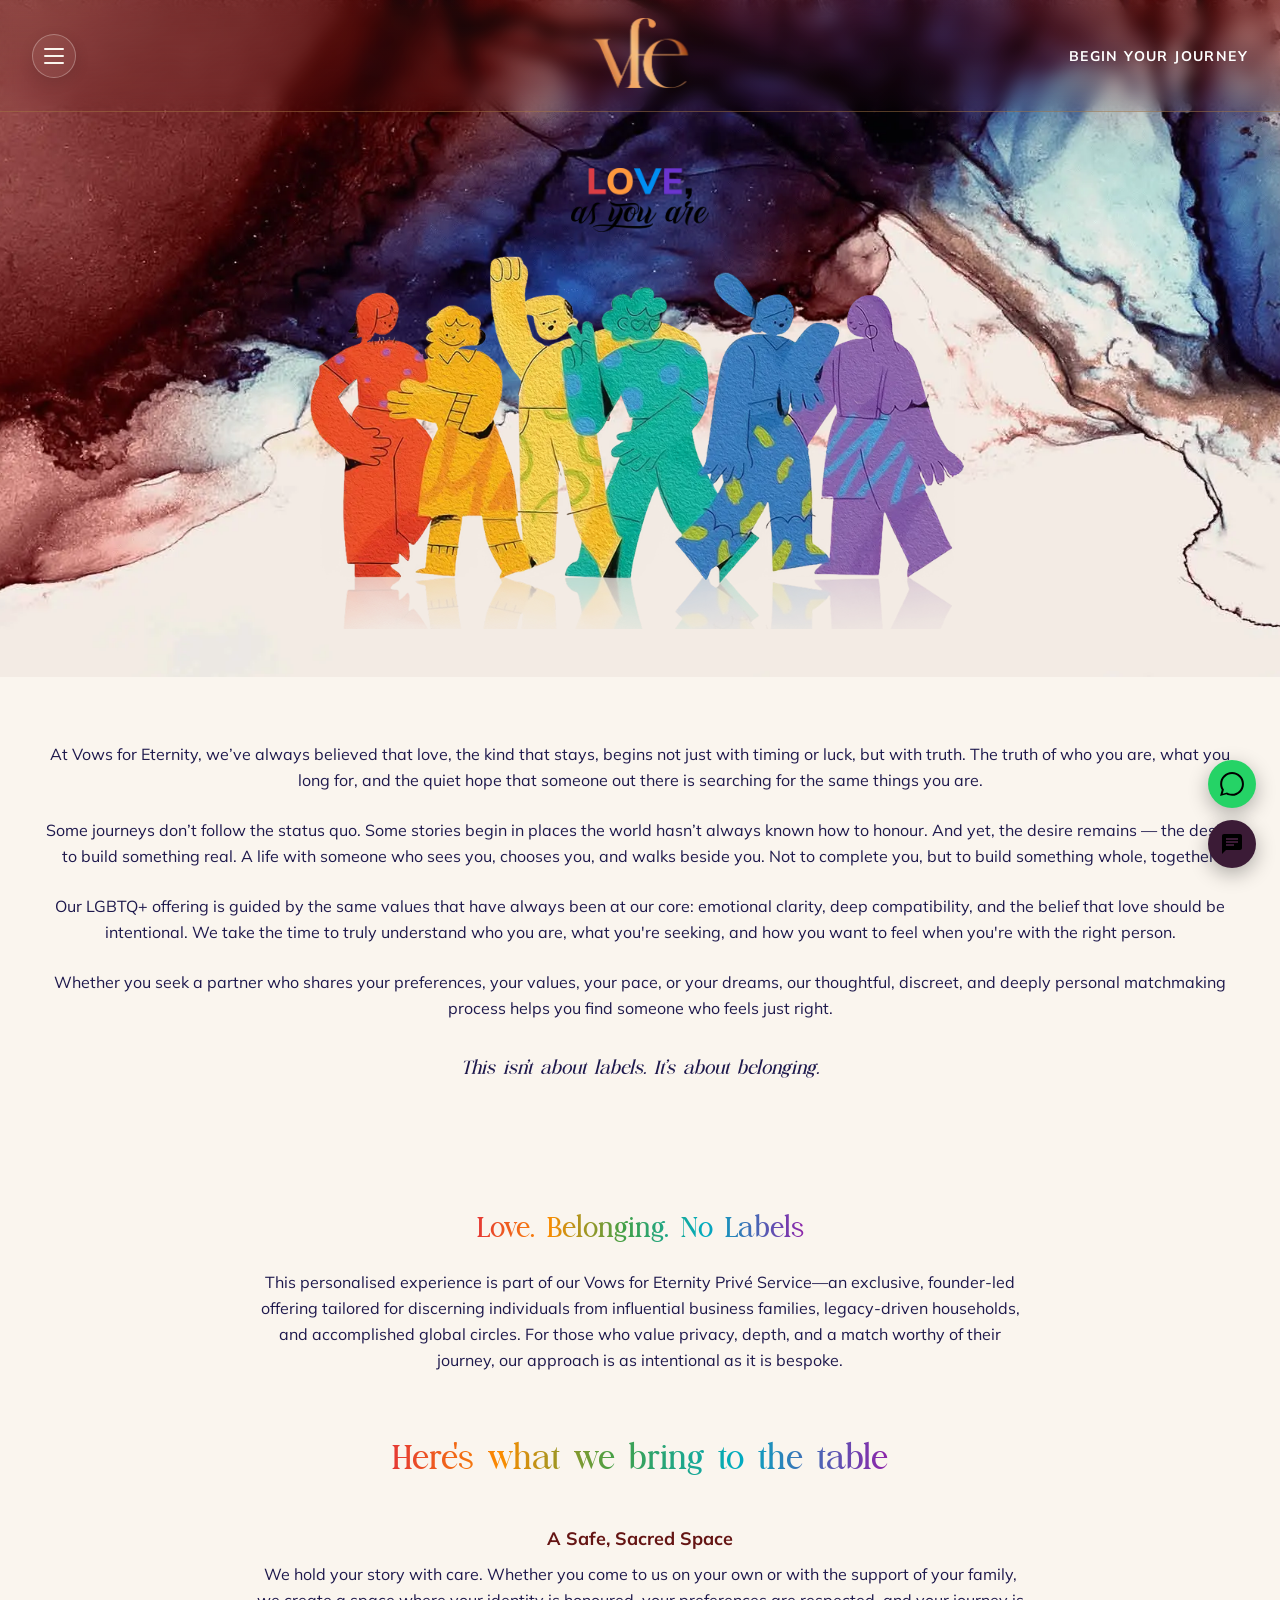
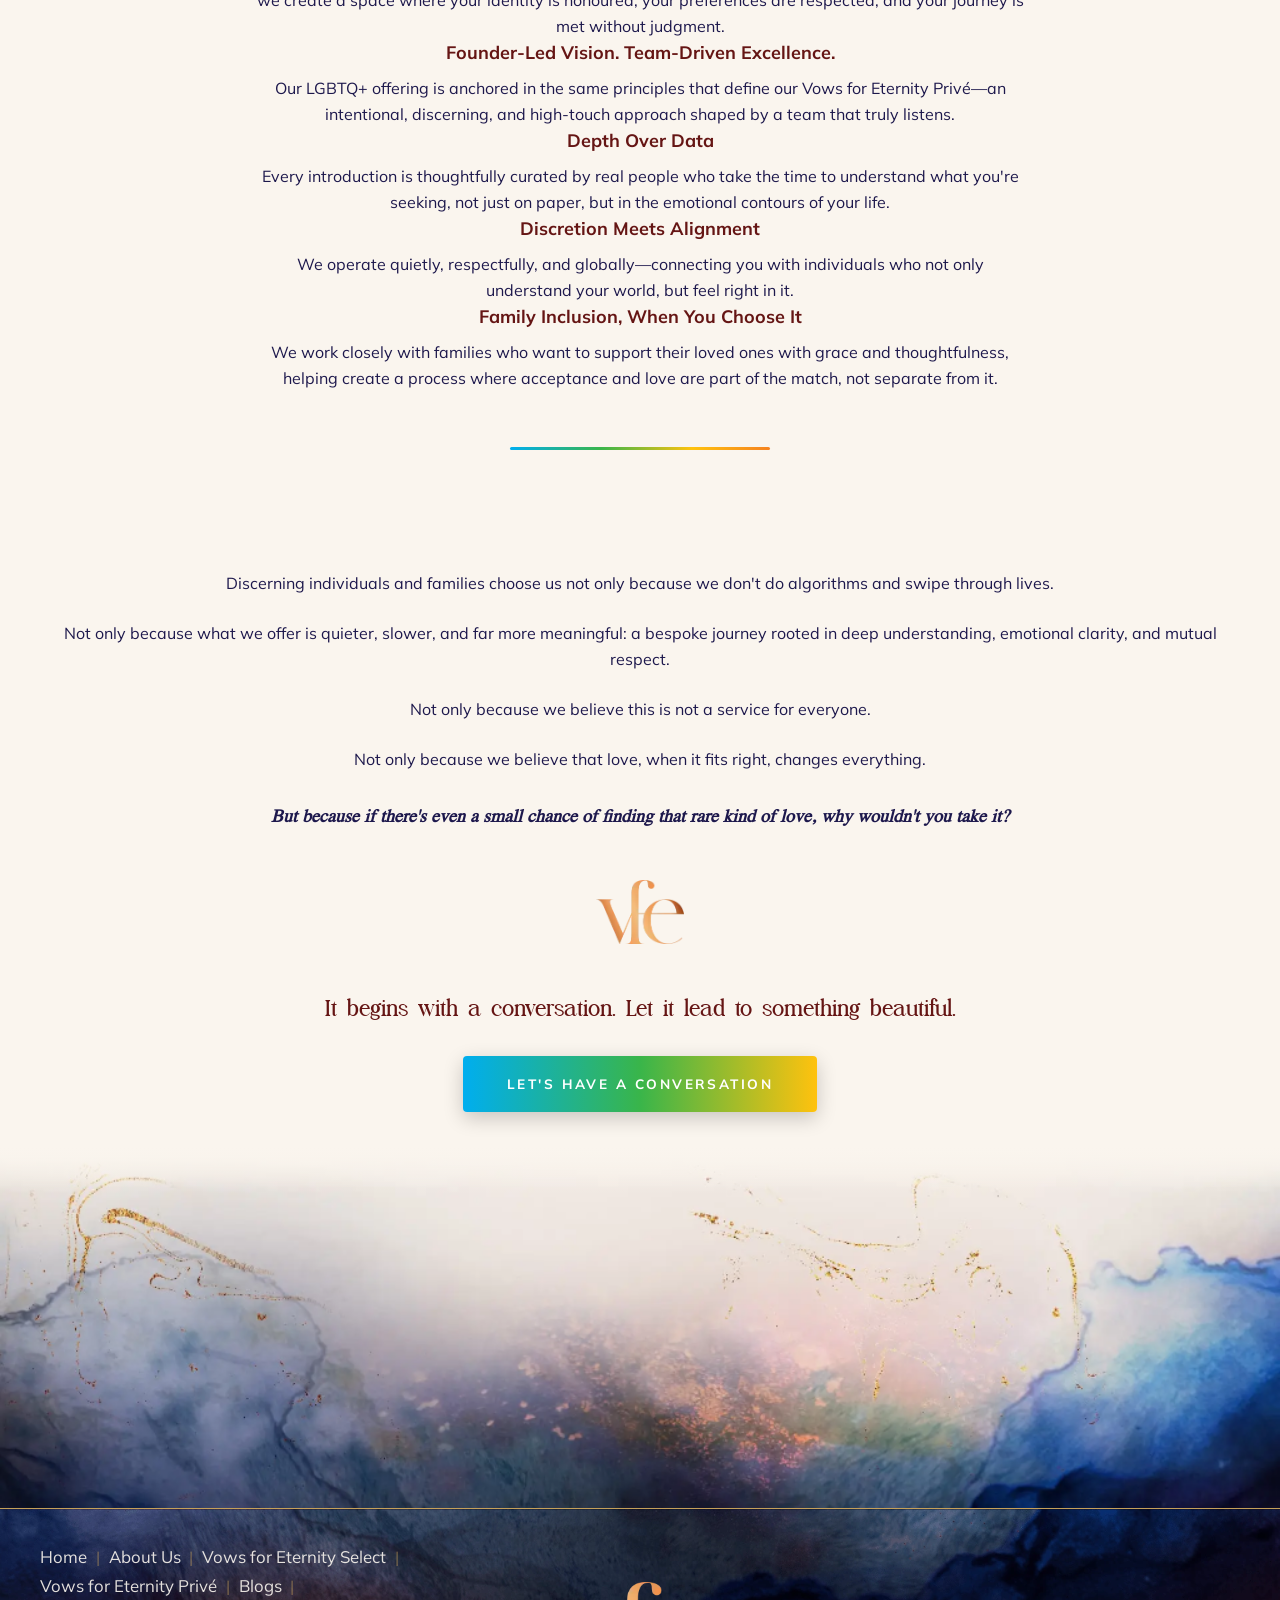
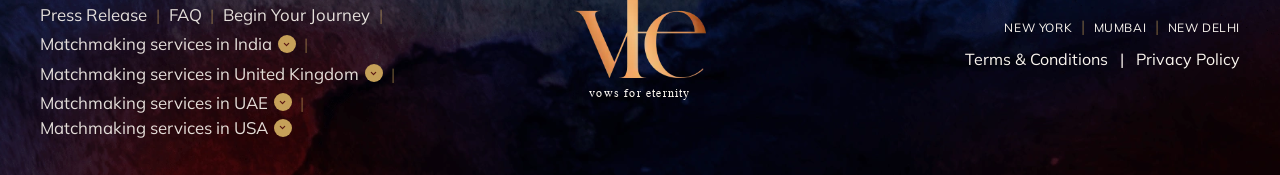
<file: pride.html>
<!DOCTYPE html>
<html lang="en">
<head>
  <meta charset="utf-8">
  <meta name="viewport" content="width=device-width, initial-scale=1">
  <title>Pride by Vows for Eternity | LGBTQ+ Inclusive Bespoke Matchmaking</title>
  <meta name="description" content="Pride by Vows for Eternity: Thoughtful, discreet, and deeply personal LGBTQ+ matchmaking guided by emotional clarity and mutual respect.">
  
  <!-- Preload Core Fonts -->
  <link rel="preload" href="fonts/a42d76047022ac09-s.p.ttf" as="font" type="font/ttf" crossorigin>
  <link rel="preload" href="fonts/f95b6d9c1f133891-s.p.ttf" as="font" type="font/ttf" crossorigin>
  <link rel="preload" href="fonts/4cfd3e1bc9222a5d-s.p.ttf" as="font" type="font/ttf" crossorigin>

  <!-- Core Tailwind & Stylesheets -->
  <link rel="stylesheet" href="css/93ed2a90ee3dfcc7.css">
  <link rel="stylesheet" href="css/luxury-custom.css?v=30">

  <style>
    /* Standardized Footer & Bottom Watercolor Transition Banner */
    .faq-bottom-banner-wrap {
      position: relative;
      width: 100%;
      margin-top: -3rem;
      overflow: hidden;
      line-height: 0;
      pointer-events: none;
      z-index: 2;
    }

    .faq-bottom-banner-wrap::before {
      content: '';
      position: absolute;
      top: 0;
      left: 0;
      right: 0;
      height: 50px;
      background: linear-gradient(to bottom, #FAF5EE 0%, rgba(250, 245, 238, 0) 100%);
      z-index: 3;
      pointer-events: none;
    }

    .faq-bottom-banner-img {
      width: 100%;
      height: auto;
      display: block;
      object-fit: cover;
      -webkit-mask-image: linear-gradient(to bottom, transparent 0%, black 12%, black 100%);
      mask-image: linear-gradient(to bottom, transparent 0%, black 12%, black 100%);
    }

    .real-footer {
      background-color: #5A1713;
      background-image: url('images/common-footer.webp');
      background-size: cover;
      background-position: center;
      padding: 2.2rem 0;
      color: #FAF5EE;
    }

    .footer-nav-link {
      font-family: 'mulishRegular', sans-serif;
      font-size: 1.05rem;
      line-height: 1.5;
      color: rgba(250, 245, 238, 0.9);
      transition: color 0.2s ease;
      display: inline-flex;
      align-items: center;
    }

    .footer-nav-link:hover {
      color: #C5A059;
    }

    .footer-sep {
      color: rgba(197, 160, 89, 0.5);
      margin: 0 0.3rem;
      font-size: 1rem;
    }

    .footer-dropdown-badge {
      display: inline-flex;
      align-items: center;
      justify-content: center;
      width: 18px;
      height: 18px;
      border-radius: 50%;
      background-color: #C5A059;
      color: #5A1713;
      margin-left: 0.35rem;
      transition: transform 0.2s ease;
      flex-shrink: 0;
    }

    .rainbow-text {
      background: linear-gradient(90deg, #E53935 0%, #FB8C00 22%, #43A047 45%, #00ACC1 70%, #8E24AA 100%);
      -webkit-background-clip: text;
      -webkit-text-fill-color: transparent;
      display: inline-block;
    }

    .rainbow-divider {
      width: 260px;
      height: 3px;
      background: linear-gradient(90deg, #00AEEF 0%, #39B54A 35%, #FFC20E 70%, #F58220 100%);
      border-radius: 2px;
      margin: 3.5rem auto;
    }

    .btn-rainbow-cta {
      display: inline-block;
      background: linear-gradient(90deg, #00AEEF 0%, #39B54A 50%, #FFC20E 100%);
      color: #FFFFFF !important;
      font-family: 'mulishBold', sans-serif;
      font-size: 0.85rem;
      font-weight: 700;
      letter-spacing: 0.18em;
      text-transform: uppercase;
      padding: 1.1rem 2.75rem;
      border-radius: 4px;
      border: none;
      cursor: pointer;
      box-shadow: 0 6px 20px rgba(0, 0, 0, 0.2);
      transition: transform 0.25s ease, box-shadow 0.25s ease;
      text-decoration: none;
    }

    .btn-rainbow-cta:hover {
      transform: translateY(-2px);
      box-shadow: 0 10px 30px rgba(0, 0, 0, 0.35);
    }
  </style>
  <script src="https://js.stripe.com/v3/"></script>
</head>
<body class="bg-[#FAF5EE] text-[#332B45] antialiased">

  <!-- =========================================================================
       STICKY HEADER BAR
       ========================================================================= -->
  <header class="hero-header-bar">
    <!-- Left: Hamburger Icon (Flex-1) -->
    <div class="flex-1 flex items-center justify-start">
      <button id="openDrawerBtn" class="luxury-hamburger-btn" aria-label="Open Menu">
        <div class="hamburger-icon-wrap">
          <span class="line line-1"></span>
          <span class="line line-2"></span>
          <span class="line line-3"></span>
        </div>
      </button>
    </div>

    <!-- Center: Gold Monogram Logo (Exact 50% Horizontal Page Center) -->
    <div class="flex-none text-center">
      <a href="index.html" class="inline-block transition-transform duration-300 hover:scale-[1.02]">
        <img src="images/vfe-logo.webp" alt="Vows for Eternity logo" class="header-logo-img mx-auto">
      </a>
    </div>

    <!-- Right: BEGIN YOUR JOURNEY (Flex-1) -->
    <div class="flex-1 flex items-center justify-end">
      <a href="apply-for-membership.html" class="text-white text-xs md:text-sm font-mulish-bold uppercase tracking-widest hover:text-[#C5A880] transition-colors cursor-pointer">
        BEGIN YOUR JOURNEY
      </a>
    </div>
  </header>

  <!-- =========================================================================
       LEFT NAVIGATION DRAWER
       ========================================================================= -->
  <div id="mobileNavDrawer" class="nav-drawer-backdrop">
    <div class="nav-drawer-content">
      
      <!-- Top Links Area -->
      <div>
        <!-- Close Ghost Circle Button -->
        <div class="flex items-center justify-between pb-8">
          <button id="closeDrawerBtn" class="luxury-hamburger-btn active" aria-label="Close Menu">
            <div class="hamburger-icon-wrap">
              <span class="line line-1"></span>
              <span class="line line-2"></span>
              <span class="line line-3"></span>
            </div>
          </button>
        </div>

        <!-- Editorial Navigation Links -->
        <nav class="space-y-1">
          <a href="index.html#about" class="nav-drawer-link">
            <span><span class="nav-drawer-item-num">01 /</span>ABOUT US</span>
            <span class="nav-drawer-link-arrow">&rarr;</span>
          </a>

          <!-- OUR MEMBERSHIPS Accordion -->
          <div class="nav-drawer-accordion">
            <button type="button" class="nav-drawer-link w-full text-left focus:outline-none cursor-pointer nav-accordion-btn">
              <span><span class="nav-drawer-item-num">02 /</span>OUR MEMBERSHIPS</span>
              <svg class="w-4 h-4 transition-transform duration-300 transform nav-accordion-arrow" fill="none" stroke="currentColor" viewBox="0 0 24 24">
                <path stroke-linecap="round" stroke-linejoin="round" stroke-width="2" d="M19 9l-7 7-7-7"></path>
              </svg>
            </button>
            <div class="nav-accordion-content hidden pl-6 space-y-1 py-2">
              <a href="select.html" class="nav-subitem-link">
                <span>&bull; Vows for Eternity Select</span>
                <span class="subitem-arrow">&rarr;</span>
              </a>
              <a href="prive.html" class="nav-subitem-link">
                <span>&bull; Vows for Eternity Privé</span>
                <span class="subitem-arrow">&rarr;</span>
              </a>
            </div>
          </div>

          <a href="pride.html" class="nav-drawer-link text-[#C5A880] font-bold">
            <span><span class="nav-drawer-item-num">03 /</span>PRIDE BY VOWS FOR ETERNITY</span>
            <span class="nav-drawer-link-arrow">&rarr;</span>
          </a>

          <a href="apply-for-membership.html" class="nav-drawer-link">
            <span><span class="nav-drawer-item-num">04 /</span>BEGIN YOUR JOURNEY</span>
            <span class="nav-drawer-link-arrow">&rarr;</span>
          </a>

          <a href="faqs.html" class="nav-drawer-link">
            <span><span class="nav-drawer-item-num">05 /</span>FREQUENTLY ASKED QUESTIONS</span>
            <span class="nav-drawer-link-arrow">&rarr;</span>
          </a>
        </nav>
      </div>

      <!-- Bottom Member Login -->
      <div class="pt-6">
        <div class="nav-drawer-divider"></div>
        <a href="index.html#login" class="nav-drawer-link nav-drawer-gold-link">
          <span>MEMBER LOGIN</span>
          <span class="nav-drawer-link-arrow">&rarr;</span>
        </a>
      </div>

    </div>
  </div>

  <main>
    <!-- =========================================================================
         HERO SECTION (1:1 EXACT PARITY WITH TARGET ORIGINAL SCREENSHOT)
         ========================================================================= -->
    <section style="position: relative; width: 100%; min-height: 620px; background-color: #FAF5EE; background-image: url('images/background-image.webp'); background-size: cover; background-position: center top; background-repeat: no-repeat; padding-top: 10.5rem; padding-bottom: 3rem; text-align: center;">
      
      <div class="luxury-container max-w-4xl mx-auto px-4 flex flex-col items-center justify-center">
        
        <!-- LOVE, as you are Typography Graphic (Centered & Shifted Down) -->
        <div class="flex justify-center mb-4 sm:mb-6">
          <img src="images/love-as-you-are.png" alt="LOVE, as you are" class="h-16 sm:h-24 md:h-28 w-auto object-contain">
        </div>

        <!-- 6 Stylized Pride Characters Illustration (Centered & Shifted Down) -->
        <div class="flex justify-center w-full max-w-2xl mx-auto">
          <img src="images/pride-illustration.png" alt="Pride by Vows for Eternity Characters" class="w-full max-w-xl md:max-w-2xl h-auto object-contain">
        </div>

      </div>

    </section>

    <!-- =========================================================================
         EDITORIAL INTRODUCTION & PHILOSOPHY
         ========================================================================= -->
    <section class="py-16 md:py-20 bg-[#FAF5EE] text-center">
      <div class="luxury-container max-w-3xl mx-auto px-4 space-y-6">
        
        <p class="font-sans text-base sm:text-lg text-[#332B45] leading-relaxed">
          At Vows for Eternity, we’ve always believed that love, the kind that stays, begins not just with timing or luck, but with truth. The truth of who you are, what you long for, and the quiet hope that someone out there is searching for the same things you are.
        </p>

        <p class="font-sans text-base sm:text-lg text-[#332B45] leading-relaxed">
          Some journeys don’t follow the status quo. Some stories begin in places the world hasn’t always known how to honour. And yet, the desire remains — the desire to build something real. A life with someone who sees you, chooses you, and walks beside you. Not to complete you, but to build something whole, together.
        </p>

        <p class="font-sans text-base sm:text-lg text-[#332B45] leading-relaxed">
          Our LGBTQ+ offering is guided by the same values that have always been at our core: emotional clarity, deep compatibility, and the belief that love should be intentional. We take the time to truly understand who you are, what you're seeking, and how you want to feel when you're with the right person.
        </p>

        <p class="font-sans text-base sm:text-lg text-[#332B45] leading-relaxed">
          Whether you seek a partner who shares your preferences, your values, your pace, or your dreams, our thoughtful, discreet, and deeply personal matchmaking process helps you find someone who feels just right.
        </p>

        <p class="font-metropolitan text-xl sm:text-2xl text-[#5a1713] italic font-normal pt-2">
          This isn’t about labels. It’s about belonging.
        </p>

      </div>
    </section>

    <!-- =========================================================================
         MAIN VALUE PROPOSITION SECTION (CLEAN TEXT DIRECTLY ON CREAM CANVAS)
         ========================================================================= -->
    <section class="py-16 md:py-20 bg-[#FAF5EE]">
      <div class="luxury-container max-w-4xl mx-auto px-4 text-center">
        
        <!-- Rainbow Title 1 -->
        <h2 class="font-metropolitan text-3xl sm:text-4xl md:text-5xl mb-6">
          <span class="rainbow-text">Love. Belonging. No Labels</span>
        </h2>

        <p class="font-sans text-base sm:text-lg text-[#332B45] leading-relaxed max-w-3xl mx-auto mb-16">
          This personalised experience is part of our Vows for Eternity Privé Service—an exclusive, founder-led offering tailored for discerning individuals from influential business families, legacy-driven households, and accomplished global circles. For those who value privacy, depth, and a match worthy of their journey, our approach is as intentional as it is bespoke.
        </p>

        <!-- Rainbow Title 2 -->
        <h3 class="font-metropolitan text-2.5xl sm:text-3.5xl md:text-4xl mb-12">
          <span class="rainbow-text">Here's what we bring to the table</span>
        </h3>

        <!-- 5 Value Proposition Points (Clean, borderless, directly on cream canvas) -->
        <div class="space-y-10 text-center max-w-3xl mx-auto">
          
          <!-- Pillar 1 -->
          <div>
            <h4 class="font-mulish-bold font-bold text-lg sm:text-xl text-[#5a1713] mb-2">A Safe, Sacred Space</h4>
            <p class="font-sans text-base sm:text-lg text-[#332B45] leading-relaxed">
              We hold your story with care. Whether you come to us on your own or with the support of your family, we create a space where your identity is honoured, your preferences are respected, and your journey is met without judgment.
            </p>
          </div>

          <!-- Pillar 2 -->
          <div>
            <h4 class="font-mulish-bold font-bold text-lg sm:text-xl text-[#5a1713] mb-2">Founder-Led Vision. Team-Driven Excellence.</h4>
            <p class="font-sans text-base sm:text-lg text-[#332B45] leading-relaxed">
              Our LGBTQ+ offering is anchored in the same principles that define our Vows for Eternity Privé—an intentional, discerning, and high-touch approach shaped by a team that truly listens.
            </p>
          </div>

          <!-- Pillar 3 -->
          <div>
            <h4 class="font-mulish-bold font-bold text-lg sm:text-xl text-[#5a1713] mb-2">Depth Over Data</h4>
            <p class="font-sans text-base sm:text-lg text-[#332B45] leading-relaxed">
              Every introduction is thoughtfully curated by real people who take the time to understand what you're seeking, not just on paper, but in the emotional contours of your life.
            </p>
          </div>

          <!-- Pillar 4 -->
          <div>
            <h4 class="font-mulish-bold font-bold text-lg sm:text-xl text-[#5a1713] mb-2">Discretion Meets Alignment</h4>
            <p class="font-sans text-base sm:text-lg text-[#332B45] leading-relaxed">
              We operate quietly, respectfully, and globally—connecting you with individuals who not only understand your world, but feel right in it.
            </p>
          </div>

          <!-- Pillar 5 -->
          <div>
            <h4 class="font-mulish-bold font-bold text-lg sm:text-xl text-[#5a1713] mb-2">Family Inclusion, When You Choose It</h4>
            <p class="font-sans text-base sm:text-lg text-[#332B45] leading-relaxed">
              We work closely with families who want to support their loved ones with grace and thoughtfulness, helping create a process where acceptance and love are part of the match, not separate from it.
            </p>
          </div>

        </div>

        <!-- Centered Rainbow Gradient Line Separator (As per target 2nd image media_1788292734394) -->
        <div class="rainbow-divider"></div>

      </div>
    </section>

    <!-- =========================================================================
         CLOSING NARRATIVE & CALL TO ACTION
         ========================================================================= -->
    <section id="pride-consult" class="pb-20 md:pb-24 bg-[#FAF5EE] text-center">
      <div class="luxury-container max-w-3xl mx-auto px-4 space-y-6">
        
        <p class="font-sans text-base sm:text-lg text-[#332B45] leading-relaxed">
          Discerning individuals and families choose us not only because we don't do algorithms and swipe through lives.
        </p>

        <p class="font-sans text-base sm:text-lg text-[#332B45] leading-relaxed">
          Not only because what we offer is quieter, slower, and far more meaningful: a bespoke journey rooted in deep understanding, emotional clarity, and mutual respect.
        </p>

        <p class="font-sans text-base sm:text-lg text-[#332B45] leading-relaxed">
          Not only because we believe this is not a service for everyone.
        </p>

        <p class="font-sans text-base sm:text-lg text-[#332B45] leading-relaxed">
          Not only because we believe that love, when it fits right, changes everything.
        </p>

        <p class="font-times-roman text-lg sm:text-xl text-[#5a1713] italic font-semibold pt-2">
          But because if there's even a small chance of finding that rare kind of love, why wouldn't you take it?
        </p>

        <!-- Centered VFE Monogram Logo -->
        <div class="py-6">
          <img src="images/vfe-monogram.png" alt="VFE Monogram" class="h-16 md:h-20 w-auto mx-auto object-contain">
        </div>

        <h3 class="font-metropolitan text-2xl sm:text-3xl text-[#5a1713] font-normal mb-8">
          It begins with a conversation. Let it lead to something beautiful.
        </h3>

        <!-- Pride Vibrant Rainbow CTA Button -->
        <div>
          <button class="btn-rainbow-cta trigger-payment-modal" data-tier="prive">
            LET'S HAVE A CONVERSATION
          </button>
        </div>

      </div>
    </section>

  </main>

  <!-- =========================================================================
       REAL TARGET FOOTER
       ========================================================================= -->
  <!-- Bottom Watercolor Artwork Banner Asset -->
  <div class="faq-bottom-banner-wrap">
    <img src="images/faq-bottom-banner.png" alt="" class="faq-bottom-banner-img">
  </div>

  <footer class="real-footer" style="border-top: 1px solid #C5A059;">
    <div class="luxury-container" style="max-width: 1440px;">
      
      <div class="flex flex-col lg:flex-row items-center justify-between gap-6">
        
        <!-- Left Links Block (Flex-1) -->
        <div class="flex-1 space-y-1 font-sans">
          <div>
            <a href="index.html" class="footer-nav-link">Home</a> <span class="footer-sep">|</span>
            <a href="index.html#about" class="footer-nav-link">About Us</a> <span class="footer-sep">|</span>
            <a href="select.html" class="footer-nav-link">Vows for Eternity Select</a> <span class="footer-sep">|</span>
          </div>
          <div>
            <a href="prive.html" class="footer-nav-link">Vows for Eternity Privé</a> <span class="footer-sep">|</span>
            <a href="index.html#blogs" class="footer-nav-link">Blogs</a> <span class="footer-sep">|</span>
          </div>
          <div>
            <a href="index.html#press" class="footer-nav-link">Press Release</a> <span class="footer-sep">|</span>
            <a href="faqs.html" class="footer-nav-link">FAQ</a> <span class="footer-sep">|</span>
            <a href="apply-for-membership.html" class="footer-nav-link">Begin Your Journey</a> <span class="footer-sep">|</span>
          </div>
          <div class="pt-1 space-y-1">
            <div>
              <a href="#" class="footer-nav-link">
                Matchmaking services in India
                <span class="footer-dropdown-badge">
                  <svg width="11" height="11" fill="#5A1713" viewBox="0 0 20 20"><path d="M5.293 7.293a1 1 0 011.414 0L10 10.586l3.293-3.293a1 1 0 111.414 1.414l-4 4a1 1 0 01-1.414 0l-4-4a1 1 0 010-1.414z"/></svg>
                </span>
              </a> <span class="footer-sep">|</span>
            </div>
            <div>
              <a href="#" class="footer-nav-link">
                Matchmaking services in United Kingdom
                <span class="footer-dropdown-badge">
                  <svg width="11" height="11" fill="#5A1713" viewBox="0 0 20 20"><path d="M5.293 7.293a1 1 0 011.414 0L10 10.586l3.293-3.293a1 1 0 111.414 1.414l-4 4a1 1 0 01-1.414 0l-4-4a1 1 0 010-1.414z"/></svg>
                </span>
              </a> <span class="footer-sep">|</span>
            </div>
            <div>
              <a href="#" class="footer-nav-link">
                Matchmaking services in UAE
                <span class="footer-dropdown-badge">
                  <svg width="11" height="11" fill="#5A1713" viewBox="0 0 20 20"><path d="M5.293 7.293a1 1 0 011.414 0L10 10.586l3.293-3.293a1 1 0 111.414 1.414l-4 4a1 1 0 01-1.414 0l-4-4a1 1 0 010-1.414z"/></svg>
                </span>
              </a> <span class="footer-sep">|</span>
              <a href="#" class="footer-nav-link">
                Matchmaking services in USA
                <span class="footer-dropdown-badge">
                  <svg width="11" height="11" fill="#5A1713" viewBox="0 0 20 20"><path d="M5.293 7.293a1 1 0 011.414 0L10 10.586l3.293-3.293a1 1 0 111.414 1.414l-4 4a1 1 0 01-1.414 0l-4-4a1 1 0 010-1.414z"/></svg>
                </span>
              </a>
            </div>
          </div>
        </div>

        <!-- Center VFE Logo (Exact 50% Horizontal Page Midpoint) -->
        <div class="text-center flex flex-col items-center justify-center px-4 my-4 lg:my-0">
          <a href="index.html" class="inline-block transition-transform duration-300 hover:scale-105">
            <img src="images/vfe-monogram.png" alt="Vows for Eternity Logo" class="h-20 md:h-24 w-auto mx-auto object-contain">
            <span class="block font-times-roman text-xs tracking-widest text-[#EBDDCB] mt-2 lowercase">vows for eternity</span>
          </a>
        </div>

        <!-- Right Block: Locations & Legal Links (Flex-1) -->
        <div class="flex-1 text-right space-y-2 font-sans">
          <div class="text-xs uppercase tracking-wider text-[#EBDDCB] font-medium leading-relaxed">
            New York <span class="footer-sep">|</span> Mumbai <span class="footer-sep">|</span> New Delhi
          </div>

          <div class="text-[11px] text-white/80 space-x-2 pt-1">
            <a href="https://www.vowsforeternity.com/terms-conditions" target="_blank" rel="noopener" class="hover:text-[#C5A059] transition-colors">Terms &amp; Conditions</a>
            <span class="text-white/40">|</span>
            <a href="https://www.vowsforeternity.com/privacy-policy" target="_blank" rel="noopener" class="hover:text-[#C5A059] transition-colors">Privacy Policy</a>
          </div>
        </div>

      </div>

    </div>
  </footer>

  <!-- Floating Widgets -->
  <div class="floating-actions-container">
    <a href="https://wa.me/919820000000" target="_blank" class="floating-circle-btn btn-whatsapp-green" aria-label="WhatsApp Concierge">
      <svg class="w-6 h-6 fill-current" viewBox="0 0 24 24"><path d="M.057 24l1.687-6.163c-1.041-1.804-1.588-3.849-1.587-5.946.003-6.556 5.338-11.891 11.893-11.891 3.181.001 6.167 1.24 8.413 3.488 2.245 2.248 3.481 5.236 3.48 8.414-.003 6.557-5.338 11.892-11.893 11.892-1.99-.001-3.951-.5-5.688-1.448l-6.305 1.654zm6.597-3.807c1.676.995 3.276 1.591 5.392 1.592 5.448 0 9.886-4.434 9.889-9.885.002-5.462-4.415-9.89-9.881-9.892-5.452 0-9.887 4.434-9.889 9.884-.001 2.225.651 3.891 1.746 5.634l-1.143 4.174 4.286-1.124z"/></svg>
    </a>
    <a href="#pride-consult" class="floating-circle-btn btn-chat-purple trigger-payment-modal" data-tier="prive" aria-label="Private Inquiry">
      <svg class="w-6 h-6 fill-current" viewBox="0 0 24 24"><path d="M20 2H4c-1.1 0-1.99.9-1.99 2L2 22l4-4h14c1.1 0 2-.9 2-2V4c0-1.1-.9-2-2-2zM6 9h12v2H6V9zm8 5H6v-2h8v2zm4-6H6V6h12v2z"/></svg>
    </a>
  </div>

  <!-- Embedded Luxury Payment Modal -->
  <div id="paymentModal" class="payment-modal-backdrop" role="dialog" aria-modal="true">
    <div class="payment-modal-card">
      <div class="payment-header">
        <div>
          <span class="text-xs uppercase tracking-[0.2em] font-semibold text-[#5a1713] block">Pride Concierge Inquiry</span>
          <h3 class="text-xl font-metropolitan text-[#1d184c]">Pride by Vows for Eternity Engagement</h3>
        </div>
        <button id="closePaymentModal" class="text-2xl text-gray-500 hover:text-[#5a1713]" aria-label="Close Checkout">&times;</button>
      </div>

      <div class="p-6 md:p-8">
        <div id="paymentFormSection">
          <div class="mb-6">
            <div class="flex items-center justify-between mb-2">
              <label class="text-xs uppercase font-bold tracking-wider text-[#332B45]">Select Confidential Program</label>
              <select id="paymentCurrency" class="text-xs border border-[#E8E0D5] bg-white text-[#1d184c] px-2 py-1 rounded outline-none">
                <option value="USD" selected>USD ($)</option>
                <option value="INR">INR (₹)</option>
                <option value="GBP">GBP (£)</option>
                <option value="EUR">EUR (€)</option>
                <option value="AED">AED (د.إ)</option>
              </select>
            </div>

            <div class="tier-selector-group">
              <div class="tier-option selected" data-tier="prive">
                <div class="tier-name text-xs uppercase font-bold text-[#1d184c]">Pride Privé</div>
                <div class="tier-price font-metropolitan font-bold text-[#5a1713] text-lg">On Request</div>
              </div>
              <div class="tier-option" data-tier="luminary">
                <div class="tier-name text-xs uppercase font-bold text-[#1d184c]">Bespoke Search</div>
                <div class="tier-price font-metropolitan font-bold text-[#5a1713] text-lg">On Request</div>
              </div>
              <div class="tier-option" data-tier="founder">
                <div class="tier-name text-xs uppercase font-bold text-[#1d184c]">Founder-Led</div>
                <div class="tier-price font-metropolitan font-bold text-[#5a1713] text-lg">Invitation</div>
              </div>
            </div>
          </div>

          <div class="payment-tabs">
            <button class="payment-tab-btn active" data-tab="card">Inquiry Form</button>
            <button class="payment-tab-btn" data-tab="wire">Wire Retainer</button>
          </div>

          <form id="luxuryPaymentForm">
            <div class="grid grid-cols-1 md:grid-cols-2 gap-4 mb-4">
              <div>
                <label class="block text-xs uppercase font-bold tracking-wider text-[#332B45] mb-1" for="clientFullName">Full Name</label>
                <input type="text" id="clientFullName" class="luxury-input" placeholder="Alex Morgan" required>
              </div>
              <div>
                <label class="block text-xs uppercase font-bold tracking-wider text-[#332B45] mb-1" for="clientEmail">Confidential Email</label>
                <input type="email" id="clientEmail" class="luxury-input" placeholder="alex@domain.com" required>
              </div>
            </div>

            <div class="payment-tab-pane" data-tab-pane="card">
              <div class="mb-4">
                <label class="block text-xs uppercase font-bold tracking-wider text-[#332B45] mb-1" for="clientPhone">Private Phone / WhatsApp</label>
                <input type="text" id="clientPhone" class="luxury-input" placeholder="+1 (555) 019-2834" required>
              </div>
              <div class="mb-4">
                <label class="block text-xs uppercase font-bold tracking-wider text-[#332B45] mb-1" for="clientCity">Primary Residence / Location</label>
                <input type="text" id="clientCity" class="luxury-input" placeholder="New York / London / Mumbai" required>
              </div>
            </div>

            <div class="payment-tab-pane" data-tab-pane="wire" style="display: none;">
              <div class="p-4 bg-[#FAF6F0] rounded border border-[#E8E0D5] mb-4 text-xs font-mono text-[#444444]">
                <div><strong>Beneficiary:</strong> VOWS FOR ETERNITY PRIVÉ LLC</div>
                <div><strong>Bank:</strong> J.P. Morgan Private Bank (Mayfair, London)</div>
                <div><strong>SWIFT / BIC:</strong> CHASGB2L</div>
              </div>
            </div>

            <button type="submit" class="w-full btn-start-conversation py-4 text-sm tracking-widest mt-4">
              SUBMIT CONFIDENTIAL PRIDE INQUIRY
            </button>
          </form>
        </div>

        <div id="paymentLoadingSection" class="text-center py-12" style="display: none;">
          <div class="spinner-luxury"></div>
          <h4 class="font-metropolitan text-xl text-[#1d184c] mb-2">Transmitting Securely</h4>
          <p class="font-times-roman text-sm text-[#777777]">Encrypted confidential channel to Founder's office...</p>
        </div>

        <div id="paymentSuccessSection" class="text-center py-8" style="display: none;">
          <div class="inline-block border-2 border-dashed border-[#C5A880] text-[#5a1713] px-4 py-1 text-xs font-bold tracking-widest uppercase mb-4">RECEIVED</div>
          <h3 class="font-metropolitan text-2xl text-[#1d184c] mb-2">Private Consultation Requested</h3>
          <p class="font-times-roman text-[#555555] text-sm mb-6">Our Founder's Executive Office will contact you discreetly within 24 hours.</p>

          <div class="bg-[#FFFFFF] border border-[#C5A880] p-4 rounded text-left text-xs space-y-2 mb-6">
            <div class="flex justify-between"><span>Member:</span> <strong id="receiptName">Alex Morgan</strong></div>
            <div class="flex justify-between"><span>Inquiry ID:</span> <strong id="receiptReference" class="text-[#5a1713]">PRIDE-928174</strong></div>
            <div class="flex justify-between"><span>Program:</span> <strong id="receiptPlan">Pride Privé Engagement</strong></div>
            <div class="flex justify-between"><span>Status:</span> <strong class="text-green-700">Discreet Review</strong></div>
            <div class="flex justify-between"><span>Date:</span> <span id="receiptDate">September 2, 2026</span></div>
          </div>

          <button id="finishReceiptBtn" class="btn-start-conversation w-full">RETURN TO PRIDE</button>
        </div>
      </div>
    </div>
  </div>

  <!-- =========================================================================
       LUXURY MEMBER AUTHENTICATION MODAL (OFFICIAL VFE SPLIT LAYOUT)
       ========================================================================= -->
  <div id="memberAuthModal" class="member-auth-backdrop">
    <div class="member-auth-card">
      
      <!-- Left Column: Official VFE Wedding Collage Asset -->
      <div class="auth-collage-col hidden md:flex">
        <img src="images/login-collage.jpg" alt="Vows for Eternity Couples Collage" class="auth-collage-img">
      </div>

      <!-- Right Column: Modern Authentication Form (Inspiration UI) -->
      <div class="auth-form-col">
        
        <!-- Top Navigation Bar in Modal -->
        <div class="auth-top-nav">
          <button type="button" class="auth-back-btn" id="closeAuthModal" aria-label="Close & Back">
            <svg class="w-4 h-4" fill="none" stroke="currentColor" viewBox="0 0 24 24">
              <path stroke-linecap="round" stroke-linejoin="round" stroke-width="2.2" d="M10 19l-7-7m0 0l7-7m-7 7h18"></path>
            </svg>
          </button>
          <div class="auth-top-switch" id="authTopSwitch">
            <span id="authSwitchPrompt">Already member?</span> <a href="#" id="authSwitchAction" class="auth-switch-link">Sign in</a>
          </div>
        </div>

        <!-- 1. Sign Up Section (Active by Default) -->
        <div id="authSignUpSection">
          <div>
            <h2 class="auth-hero-title">Sign Up</h2>
            <p class="auth-hero-sub">Secure Your Luxury Matchmaking Journey with Vows for Eternity</p>
          </div>

          <form id="memberRegisterForm" class="space-y-1">
            <!-- Full Name -->
            <div class="auth-field-group" id="groupRegName">
              <svg class="auth-field-icon" width="20" height="20" fill="none" stroke="currentColor" viewBox="0 0 24 24">
                <path stroke-linecap="round" stroke-linejoin="round" stroke-width="1.8" d="M16 7a4 4 0 11-8 0 4 4 0 018 0zM12 14a7 7 0 00-7 7h14a7 7 0 00-7-7z"></path>
              </svg>
              <input type="text" id="regFullName" required placeholder="Daniel Ahmadi" class="auth-field-input">
              <div class="auth-field-right-action">
                <div class="auth-check-badge">
                  <svg class="w-3 h-3" fill="none" stroke="currentColor" viewBox="0 0 24 24"><path stroke-linecap="round" stroke-linejoin="round" stroke-width="3" d="M5 13l4 4L19 7"/></svg>
                </div>
              </div>
            </div>

            <!-- Email ID -->
            <div class="auth-field-group" id="groupRegEmail">
              <svg class="auth-field-icon" width="20" height="20" fill="none" stroke="currentColor" viewBox="0 0 24 24">
                <path stroke-linecap="round" stroke-linejoin="round" stroke-width="1.8" d="M3 8l7.89 5.26a2 2 0 002.22 0L21 8M5 19h14a2 2 0 002-2V7a2 2 0 00-2-2H5a2 2 0 00-2 2v10a2 2 0 002 2z"></path>
              </svg>
              <input type="email" id="regEmail" required placeholder="11Danielahmadi@gmail.com" class="auth-field-input">
              <div class="auth-field-right-action">
                <div class="auth-check-badge">
                  <svg class="w-3 h-3" fill="none" stroke="currentColor" viewBox="0 0 24 24"><path stroke-linecap="round" stroke-linejoin="round" stroke-width="3" d="M5 13l4 4L19 7"/></svg>
                </div>
              </div>
            </div>

            <!-- Password -->
            <div class="auth-field-group" id="groupRegPass">
              <svg class="auth-field-icon" width="20" height="20" fill="none" stroke="currentColor" viewBox="0 0 24 24">
                <path stroke-linecap="round" stroke-linejoin="round" stroke-width="1.8" d="M12 15v2m-6 4h12a2 2 0 002-2v-6a2 2 0 00-2-2H6a2 2 0 00-2 2v6a2 2 0 002 2zm10-10V7a4 4 0 00-8 0v4h8z"></path>
              </svg>
              <input type="password" id="regPassword" required placeholder="Enter password" class="auth-field-input">
              <div class="auth-field-right-action">
                <div class="auth-check-badge">
                  <svg class="w-3 h-3" fill="none" stroke="currentColor" viewBox="0 0 24 24"><path stroke-linecap="round" stroke-linejoin="round" stroke-width="3" d="M5 13l4 4L19 7"/></svg>
                </div>
                <button type="button" class="auth-eye-btn toggle-pass-btn">
                  <svg class="w-4 h-4" fill="none" stroke="currentColor" viewBox="0 0 24 24"><path stroke-linecap="round" stroke-linejoin="round" stroke-width="1.8" d="M13.875 18.825A10.05 10.05 0 0112 19c-4.478 0-8.268-2.943-9.543-7a9.97 9.97 0 011.563-3.029m5.858.908a3 3 0 114.243 4.243M9.878 9.878l4.242 4.242M9.88 9.88l-3.29-3.29m7.532 7.532l3.29 3.29M3 3l18 18"/></svg>
                </button>
              </div>
            </div>

            <!-- Dynamic Password Requirement Checklist -->
            <div class="auth-req-box" id="passReqBox">
              <div class="auth-req-item" id="reqLen">
                <span class="req-dot"></span>
                <svg class="req-check" width="12" height="12" fill="none" stroke="currentColor" viewBox="0 0 24 24"><path stroke-linecap="round" stroke-linejoin="round" stroke-width="3" d="M5 13l4 4L19 7"/></svg>
                <span>Least 8 characters</span>
              </div>
              <div class="auth-req-item" id="reqNum">
                <span class="req-dot"></span>
                <svg class="req-check" width="12" height="12" fill="none" stroke="currentColor" viewBox="0 0 24 24"><path stroke-linecap="round" stroke-linejoin="round" stroke-width="3" d="M5 13l4 4L19 7"/></svg>
                <span>Least one number (0-9) or a symbol</span>
              </div>
              <div class="auth-req-item" id="reqCase">
                <span class="req-dot"></span>
                <svg class="req-check" width="12" height="12" fill="none" stroke="currentColor" viewBox="0 0 24 24"><path stroke-linecap="round" stroke-linejoin="round" stroke-width="3" d="M5 13l4 4L19 7"/></svg>
                <span>Lowercase (a-z) and uppercase (A-Z)</span>
              </div>
            </div>

            <!-- Re-Type Password -->
            <div class="auth-field-group" id="groupRegConfirm">
              <svg class="auth-field-icon" width="20" height="20" fill="none" stroke="currentColor" viewBox="0 0 24 24">
                <path stroke-linecap="round" stroke-linejoin="round" stroke-width="1.8" d="M15 7a2 2 0 012 2m4 0a6 6 0 01-7.743 5.743L11 17H9v2H7v2H4a1 1 0 01-1-1v-2.586a1 1 0 01.293-.707l5.964-5.964A6 6 0 1121 9z"></path>
              </svg>
              <input type="password" id="regConfirmPassword" required placeholder="Re-Type Password" class="auth-field-input">
              <div class="auth-field-right-action">
                <div class="auth-check-badge">
                  <svg class="w-3 h-3" fill="none" stroke="currentColor" viewBox="0 0 24 24"><path stroke-linecap="round" stroke-linejoin="round" stroke-width="3" d="M5 13l4 4L19 7"/></svg>
                </div>
              </div>
            </div>

            <!-- Membership Tier Selector -->
            <div class="auth-field-group">
              <svg class="auth-field-icon" width="20" height="20" fill="none" stroke="currentColor" viewBox="0 0 24 24">
                <path stroke-linecap="round" stroke-linejoin="round" stroke-width="1.8" d="M5 3v4M3 5h4M6 17v4m-2-2h4m5-16l2.286 6.857L21 12l-5.714 2.143L13 21l-2.286-6.857L5 12l5.714-2.143L13 3z"></path>
              </svg>
              <select id="regTier" class="auth-field-select">
                <option value="Pride" selected>VFE Pride</option>
                <option value="Prive">VFE Privé VIP</option>
                <option value="Select">VFE Select</option>
              </select>
            </div>

            <!-- Bottom Action Row (Inspiration UI) -->
            <div class="auth-bottom-row">
              <button type="submit" class="auth-submit-pill-btn">
                <span>Sign Up</span>
                <span class="auth-arrow-circle">→</span>
              </button>

              <span class="auth-or-sep">Or</span>

              <!-- Red Instant VIP Demo Button -->
              <button type="button" id="demoLoginBtn" class="auth-social-circle-btn auth-social-red" title="1-Click Instant VIP Access">
                <svg class="w-5 h-5 fill-current" viewBox="0 0 20 20">
                  <path fill-rule="evenodd" d="M11.3 1.046A1 1 0 0112 2v5h4a1 1 0 01.82 1.573l-7 10A1 1 0 018 18v-5H4a1 1 0 01-.82-1.573l7-10a1 1 0 011.12-.38z" clip-rule="evenodd"></path>
                </svg>
              </button>

              <!-- Google Circular Button -->
              <button type="button" class="auth-social-circle-btn auth-google-btn" title="Sign up with Google">
                <svg class="w-5 h-5" viewBox="0 0 24 24">
                  <path fill="#4285F4" d="M22.56 12.25c0-.78-.07-1.53-.2-2.25H12v4.26h5.92c-.26 1.37-1.04 2.53-2.21 3.31v2.77h3.57c2.08-1.92 3.28-4.74 3.28-8.09z"/>
                  <path fill="#34A853" d="M12 23c2.97 0 5.46-.98 7.28-2.66l-3.57-2.77c-.98.66-2.23 1.06-3.71 1.06-2.86 0-5.29-1.93-6.16-4.53H2.18v2.84C3.99 20.53 7.7 23 12 23z"/>
                  <path fill="#FBBC05" d="M5.84 14.09c-.22-.66-.35-1.36-.35-2.09s.13-1.43.35-2.09V7.06H2.18C1.43 8.55 1 10.22 1 12s.43 3.45 1.18 4.94l2.85-2.22.81-.63z"/>
                  <path fill="#EA4335" d="M12 5.38c1.62 0 3.06.56 4.21 1.64l3.15-3.15C17.45 2.09 14.97 1 12 1 7.7 1 3.99 3.47 2.18 7.06l3.66 2.84c.87-2.6 3.3-4.52 6.16-4.52z"/>
                </svg>
              </button>
            </div>
          </form>
        </div>

        <!-- 2. Sign In Section (Togglable) -->
        <div id="authSignInSection" style="display: none;">
          <div>
            <h2 class="auth-hero-title">Sign In</h2>
            <p class="auth-hero-sub">Welcome back to your confidential concierge portal</p>
          </div>

          <form id="memberLoginForm" class="space-y-2">
            <!-- Email ID -->
            <div class="auth-field-group" id="groupLoginEmail">
              <svg class="auth-field-icon" width="20" height="20" fill="none" stroke="currentColor" viewBox="0 0 24 24">
                <path stroke-linecap="round" stroke-linejoin="round" stroke-width="1.8" d="M3 8l7.89 5.26a2 2 0 002.22 0L21 8M5 19h14a2 2 0 002-2V7a2 2 0 00-2-2H5a2 2 0 00-2 2v10a2 2 0 002 2z"></path>
              </svg>
              <input type="email" required placeholder="Enter your email" class="auth-field-input">
              <div class="auth-field-right-action">
                <div class="auth-check-badge">
                  <svg class="w-3 h-3" fill="none" stroke="currentColor" viewBox="0 0 24 24"><path stroke-linecap="round" stroke-linejoin="round" stroke-width="3" d="M5 13l4 4L19 7"/></svg>
                </div>
              </div>
            </div>

            <!-- Password -->
            <div class="auth-field-group" id="groupLoginPass">
              <svg class="auth-field-icon" width="20" height="20" fill="none" stroke="currentColor" viewBox="0 0 24 24">
                <path stroke-linecap="round" stroke-linejoin="round" stroke-width="1.8" d="M12 15v2m-6 4h12a2 2 0 002-2v-6a2 2 0 00-2-2H6a2 2 0 00-2 2v6a2 2 0 002 2zm10-10V7a4 4 0 00-8 0v4h8z"></path>
              </svg>
              <input type="password" id="authPasswordInput" required placeholder="Enter password" class="auth-field-input">
              <div class="auth-field-right-action">
                <button type="button" class="auth-eye-btn toggle-pass-btn">
                  <svg class="w-4 h-4" fill="none" stroke="currentColor" viewBox="0 0 24 24"><path stroke-linecap="round" stroke-linejoin="round" stroke-width="1.8" d="M13.875 18.825A10.05 10.05 0 0112 19c-4.478 0-8.268-2.943-9.543-7a9.97 9.97 0 011.563-3.029m5.858.908a3 3 0 114.243 4.243M9.878 9.878l4.242 4.242M9.88 9.88l-3.29-3.29m7.532 7.532l3.29 3.29M3 3l18 18"/></svg>
                </button>
              </div>
            </div>

            <div class="flex items-center justify-between text-xs font-sans pt-1">
              <label class="flex items-center gap-2 cursor-pointer text-[#4B5563]">
                <input type="checkbox" checked class="rounded border-gray-300 accent-[#4F46E5]">
                <span>Remember me</span>
              </label>
              <a href="#" class="text-[#4F46E5] font-semibold hover:underline">Forgot Password?</a>
            </div>

            <!-- Bottom Action Row -->
            <div class="auth-bottom-row">
              <button type="submit" class="auth-submit-pill-btn">
                <span>Sign In</span>
                <span class="auth-arrow-circle">→</span>
              </button>

              <span class="auth-or-sep">Or</span>

              <!-- Red Instant VIP Demo Button -->
              <button type="button" id="demoLoginBtn2" class="auth-social-circle-btn auth-social-red" title="1-Click Instant VIP Access">
                <svg class="w-5 h-5 fill-current" viewBox="0 0 20 20">
                  <path fill-rule="evenodd" d="M11.3 1.046A1 1 0 0112 2v5h4a1 1 0 01.82 1.573l-7 10A1 1 0 018 18v-5H4a1 1 0 01-.82-1.573l7-10a1 1 0 011.12-.38z" clip-rule="evenodd"></path>
                </svg>
              </button>

              <!-- Google Circular Button -->
              <button type="button" class="auth-social-circle-btn auth-google-btn" title="Sign in with Google">
                <svg class="w-5 h-5" viewBox="0 0 24 24">
                  <path fill="#4285F4" d="M22.56 12.25c0-.78-.07-1.53-.2-2.25H12v4.26h5.92c-.26 1.37-1.04 2.53-2.21 3.31v2.77h3.57c2.08-1.92 3.28-4.74 3.28-8.09z"/>
                  <path fill="#34A853" d="M12 23c2.97 0 5.46-.98 7.28-2.66l-3.57-2.77c-.98.66-2.23 1.06-3.71 1.06-2.86 0-5.29-1.93-6.16-4.53H2.18v2.84C3.99 20.53 7.7 23 12 23z"/>
                  <path fill="#FBBC05" d="M5.84 14.09c-.22-.66-.35-1.36-.35-2.09s.13-1.43.35-2.09V7.06H2.18C1.43 8.55 1 10.22 1 12s.43 3.45 1.18 4.94l2.85-2.22.81-.63z"/>
                  <path fill="#EA4335" d="M12 5.38c1.62 0 3.06.56 4.21 1.64l3.15-3.15C17.45 2.09 14.97 1 12 1 7.7 1 3.99 3.47 2.18 7.06l3.66 2.84c.87-2.6 3.3-4.52 6.16-4.52z"/>
                </svg>
              </button>
            </div>
          </form>
        </div>

      </div>
    </div>
  </div>

  <script src="js/app.js"></script>
</body>
</html>
</file>
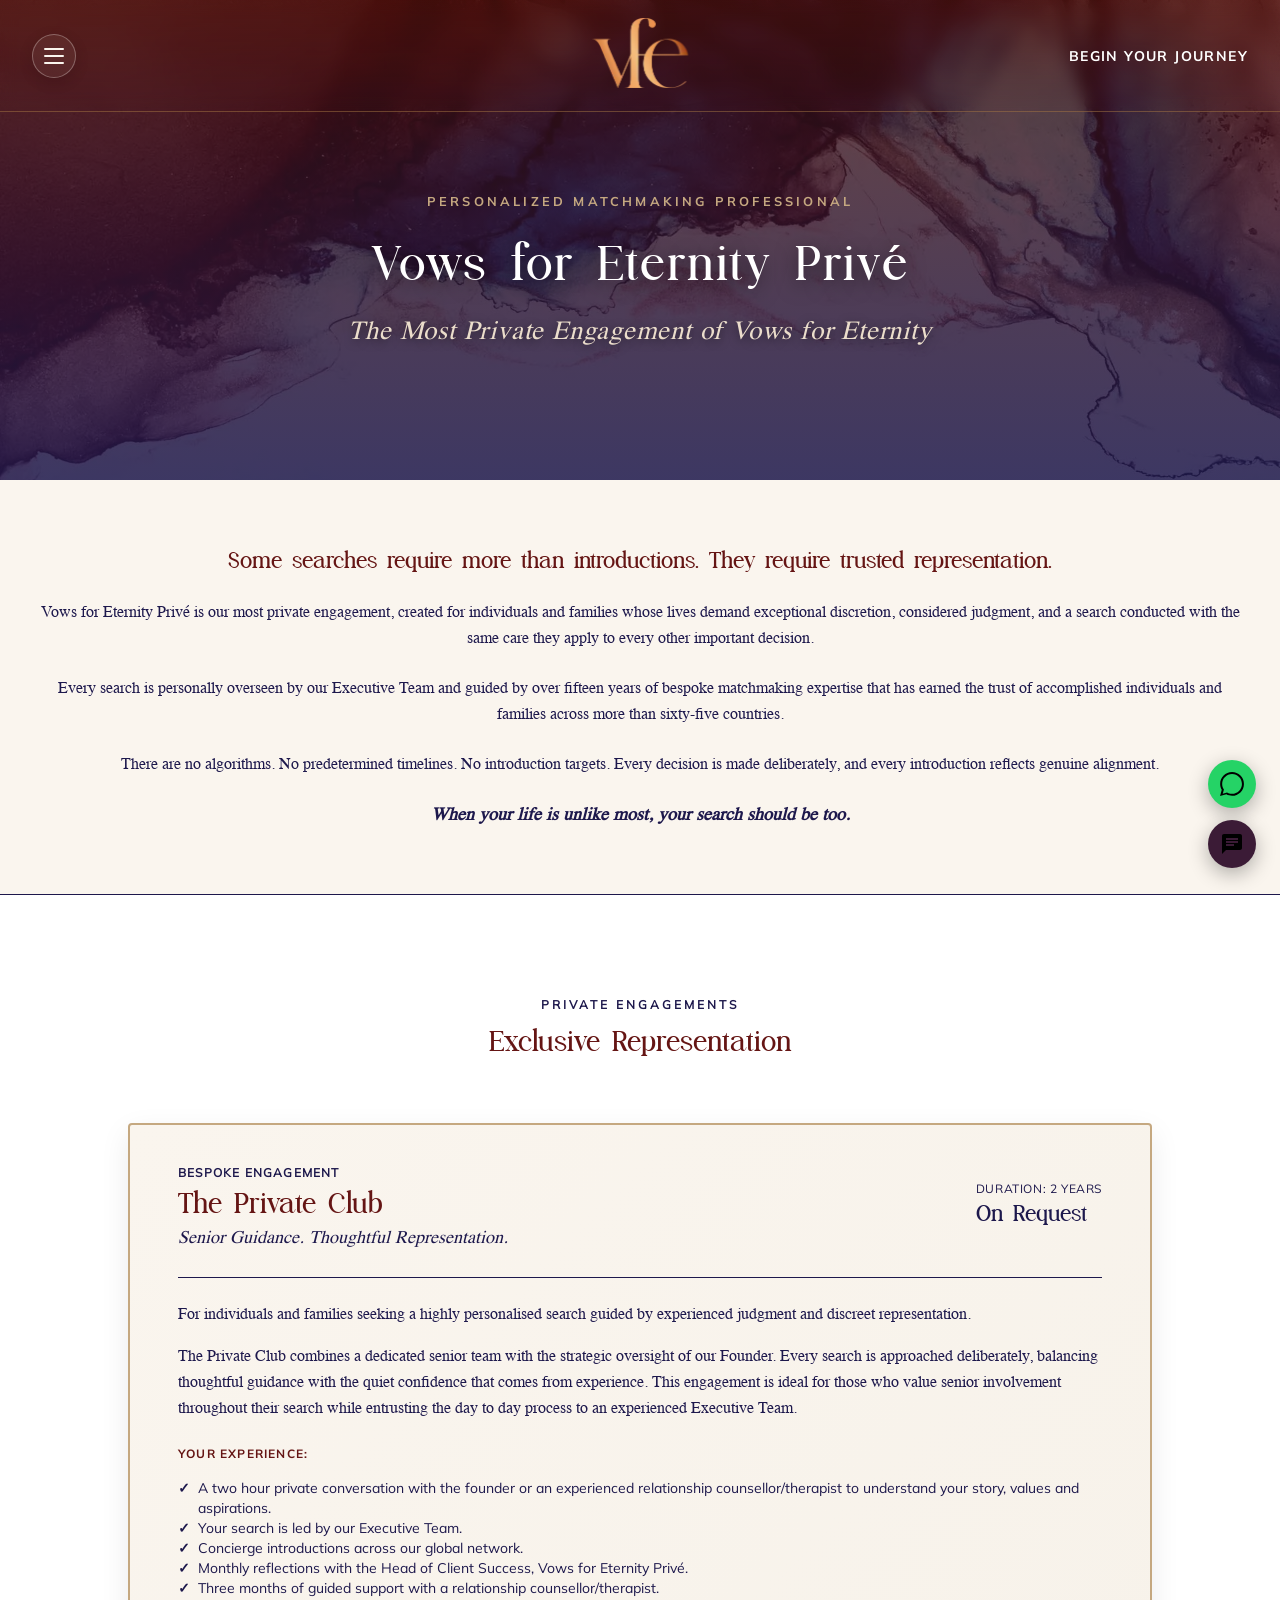
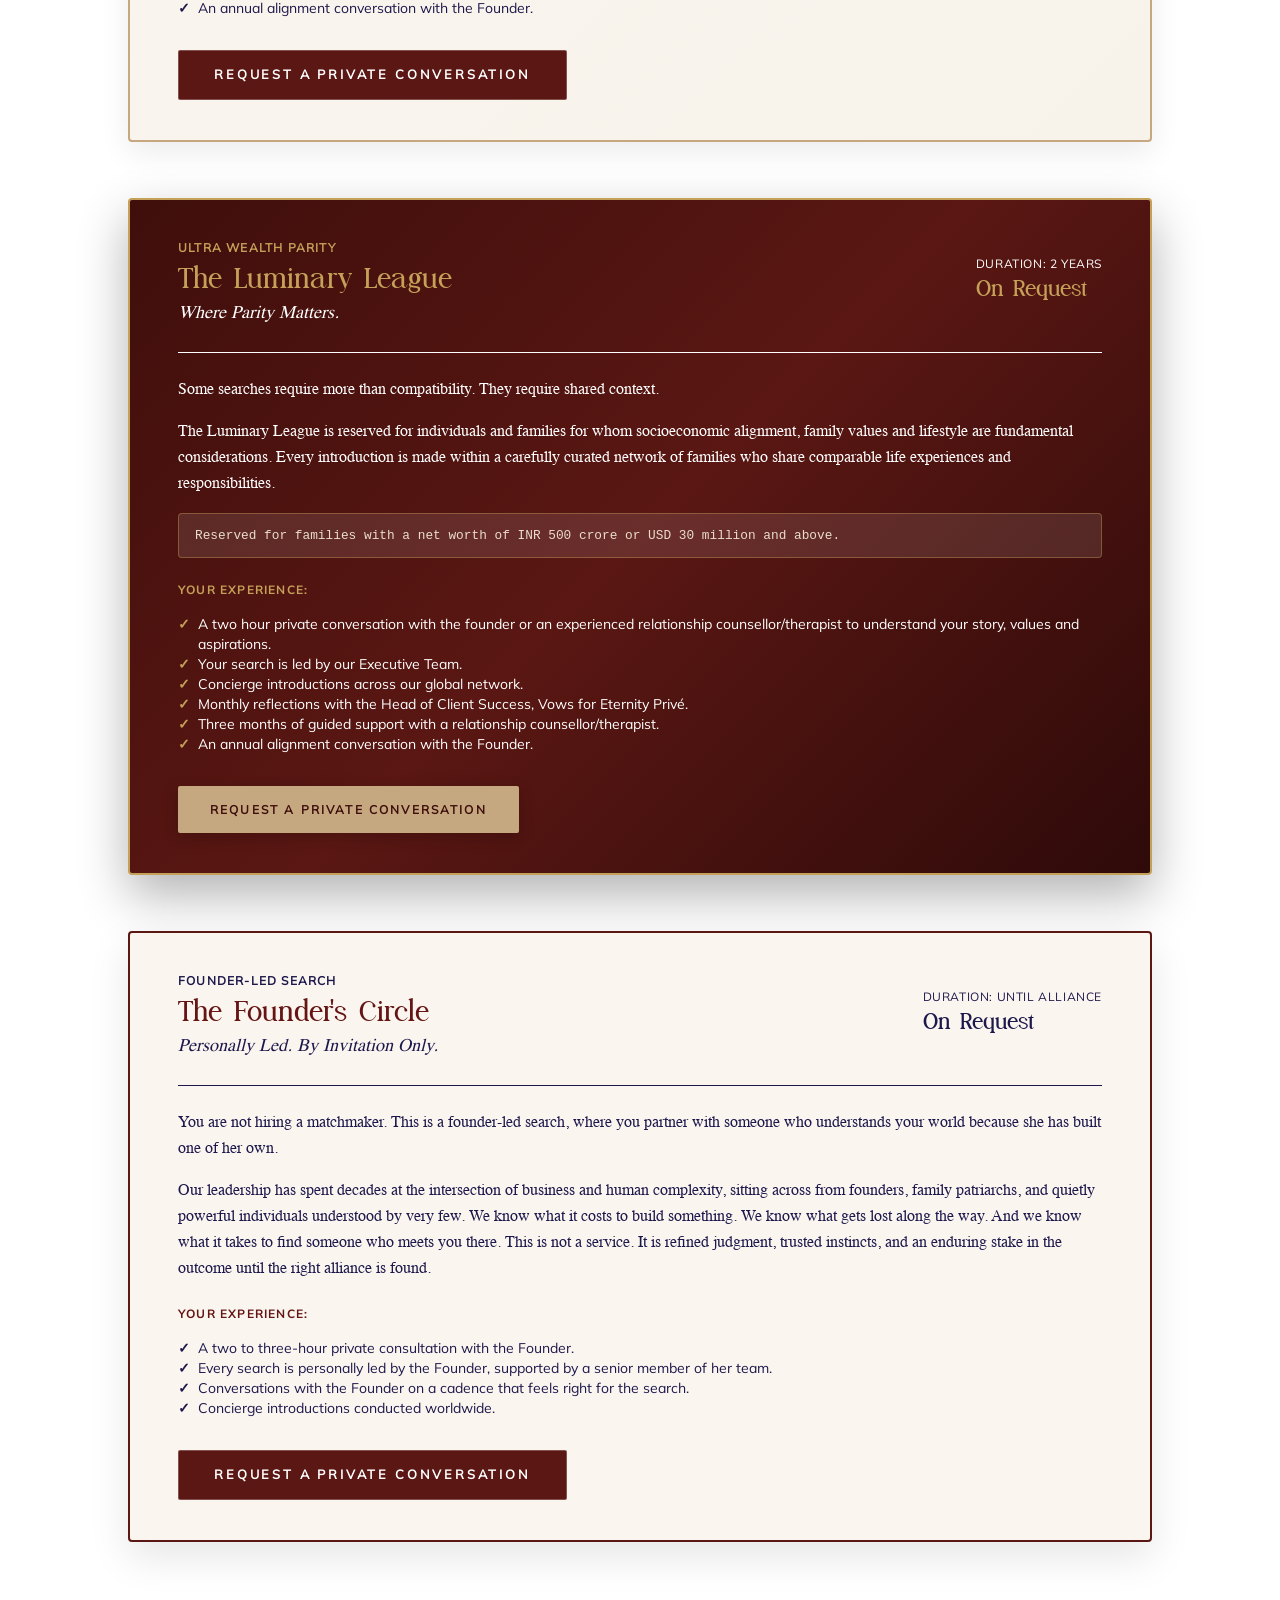
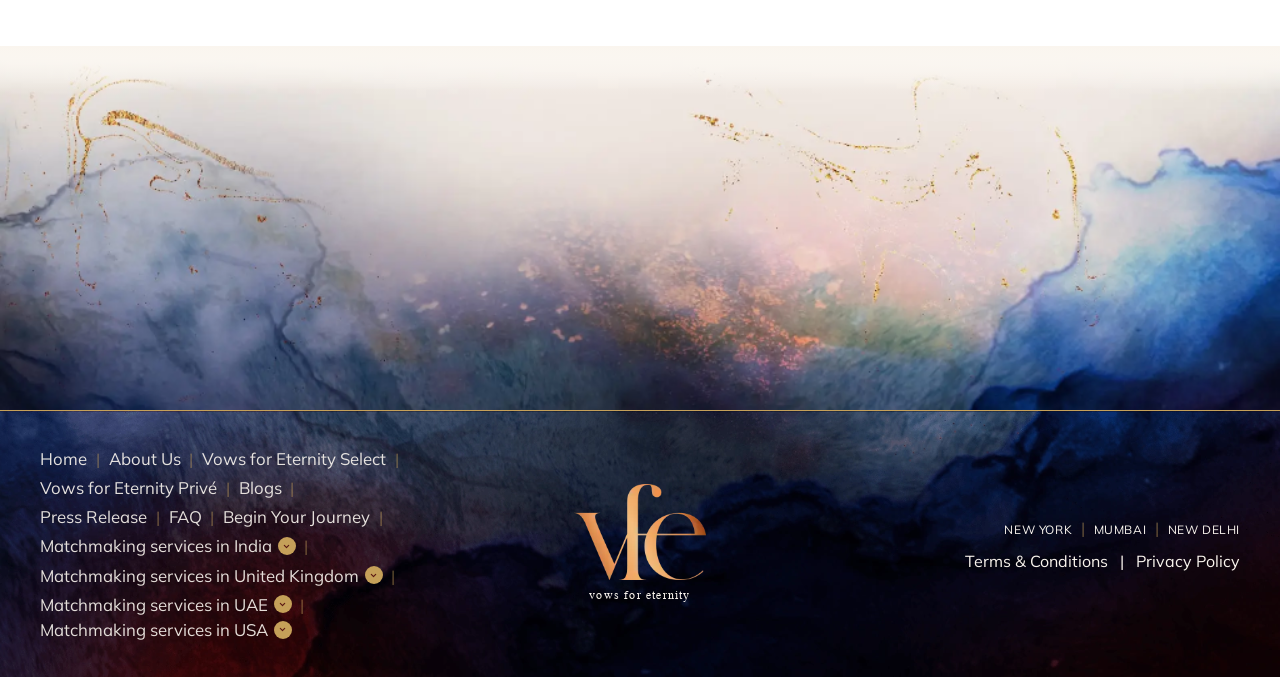
<file: prive.html>
<!DOCTYPE html>
<html lang="en">
<head>
  <meta charset="utf-8">
  <meta name="viewport" content="width=device-width, initial-scale=1">
  <title>Vows for Eternity Privé | Ultra-High Net Worth Matchmaking</title>
  <meta name="description" content="Vows for Eternity Privé is our most private engagement, created for individuals and families whose lives demand exceptional discretion and considered judgment.">
  
  <!-- Preload Core Fonts -->
  <link rel="preload" href="fonts/a42d76047022ac09-s.p.ttf" as="font" type="font/ttf" crossorigin>
  <link rel="preload" href="fonts/f95b6d9c1f133891-s.p.ttf" as="font" type="font/ttf" crossorigin>
  <link rel="preload" href="fonts/4cfd3e1bc9222a5d-s.p.ttf" as="font" type="font/ttf" crossorigin>

  <!-- Core Tailwind & Stylesheets -->
  <link rel="stylesheet" href="css/93ed2a90ee3dfcc7.css">
  <link rel="stylesheet" href="css/luxury-custom.css?v=30">

  <style>
    /* Standardized Footer & Bottom Watercolor Transition Banner */
    .faq-bottom-banner-wrap {
      position: relative;
      width: 100%;
      margin-top: -3rem;
      overflow: hidden;
      line-height: 0;
      pointer-events: none;
      z-index: 2;
    }

    .faq-bottom-banner-wrap::before {
      content: '';
      position: absolute;
      top: 0;
      left: 0;
      right: 0;
      height: 50px;
      background: linear-gradient(to bottom, #FAF5EE 0%, rgba(250, 245, 238, 0) 100%);
      z-index: 3;
      pointer-events: none;
    }

    .faq-bottom-banner-img {
      width: 100%;
      height: auto;
      display: block;
      object-fit: cover;
      -webkit-mask-image: linear-gradient(to bottom, transparent 0%, black 12%, black 100%);
      mask-image: linear-gradient(to bottom, transparent 0%, black 12%, black 100%);
    }

    .real-footer {
      background-color: #5A1713;
      background-image: url('images/common-footer.webp');
      background-size: cover;
      background-position: center;
      padding: 2.2rem 0;
      color: #FAF5EE;
    }

    .footer-nav-link {
      font-family: 'mulishRegular', sans-serif;
      font-size: 1.05rem;
      line-height: 1.5;
      color: rgba(250, 245, 238, 0.9);
      transition: color 0.2s ease;
      display: inline-flex;
      align-items: center;
    }

    .footer-nav-link:hover {
      color: #C5A059;
    }

    .footer-sep {
      color: rgba(197, 160, 89, 0.5);
      margin: 0 0.3rem;
      font-size: 1rem;
    }

    .footer-dropdown-badge {
      display: inline-flex;
      align-items: center;
      justify-content: center;
      width: 18px;
      height: 18px;
      border-radius: 50%;
      background-color: #C5A059;
      color: #5A1713;
      margin-left: 0.35rem;
      transition: transform 0.2s ease;
      flex-shrink: 0;
    }
  </style>
  <script src="https://js.stripe.com/v3/"></script>
</head>
<body class="bg-[#FAF5EE] text-[#332B45] antialiased">

  <!-- =========================================================================
       STICKY HEADER BAR
       ========================================================================= -->
  <header class="hero-header-bar">
    <!-- Left: Hamburger Icon (Flex-1) -->
    <div class="flex-1 flex items-center justify-start">
      <button id="openDrawerBtn" class="luxury-hamburger-btn" aria-label="Open Menu">
        <div class="hamburger-icon-wrap">
          <span class="line line-1"></span>
          <span class="line line-2"></span>
          <span class="line line-3"></span>
        </div>
      </button>
    </div>

    <!-- Center: Gold Monogram Logo (Exact 50% Horizontal Page Center) -->
    <div class="flex-none text-center">
      <a href="index.html" class="inline-block transition-transform duration-300 hover:scale-[1.02]">
        <img src="images/vfe-logo.webp" alt="Vows for Eternity logo" class="header-logo-img mx-auto">
      </a>
    </div>

    <!-- Right: BEGIN YOUR JOURNEY (Flex-1) -->
    <div class="flex-1 flex items-center justify-end">
      <a href="apply-for-membership.html" class="text-white text-xs md:text-sm font-mulish-bold uppercase tracking-widest hover:text-[#C5A880] transition-colors cursor-pointer">
        BEGIN YOUR JOURNEY
      </a>
    </div>
  </header>

  <!-- =========================================================================
       LEFT NAVIGATION DRAWER
       ========================================================================= -->
  <div id="mobileNavDrawer" class="nav-drawer-backdrop">
    <div class="nav-drawer-content">
      
      <!-- Top Links Area -->
      <div>
        <!-- Close Ghost Circle Button -->
        <div class="flex items-center justify-between pb-8">
          <button id="closeDrawerBtn" class="luxury-hamburger-btn active" aria-label="Close Menu">
            <div class="hamburger-icon-wrap">
              <span class="line line-1"></span>
              <span class="line line-2"></span>
              <span class="line line-3"></span>
            </div>
          </button>
        </div>

        <!-- Editorial Navigation Links -->
        <nav class="space-y-1">
          <a href="index.html#about" class="nav-drawer-link">
            <span><span class="nav-drawer-item-num">01 /</span>ABOUT US</span>
            <span class="nav-drawer-link-arrow">&rarr;</span>
          </a>

          <!-- OUR MEMBERSHIPS Accordion -->
          <div class="nav-drawer-accordion">
            <button type="button" class="nav-drawer-link w-full text-left focus:outline-none cursor-pointer nav-accordion-btn text-[#C5A880]">
              <span><span class="nav-drawer-item-num">02 /</span>OUR MEMBERSHIPS</span>
              <svg class="w-4 h-4 transition-transform duration-300 transform nav-accordion-arrow rotate-180" fill="none" stroke="currentColor" viewBox="0 0 24 24">
                <path stroke-linecap="round" stroke-linejoin="round" stroke-width="2" d="M19 9l-7 7-7-7"></path>
              </svg>
            </button>
            <div class="nav-accordion-content pl-6 space-y-1 py-2">
              <a href="select.html" class="nav-subitem-link">
                <span>&bull; Vows for Eternity Select</span>
                <span class="subitem-arrow">&rarr;</span>
              </a>
              <a href="prive.html" class="nav-subitem-link text-[#C5A059] font-bold">
                <span>&bull; Vows for Eternity Privé</span>
                <span class="subitem-arrow">&rarr;</span>
              </a>
            </div>
          </div>

          <a href="pride.html" class="nav-drawer-link">
            <span><span class="nav-drawer-item-num">03 /</span>PRIDE BY VOWS FOR ETERNITY</span>
            <span class="nav-drawer-link-arrow">&rarr;</span>
          </a>

          <a href="apply-for-membership.html" class="nav-drawer-link">
            <span><span class="nav-drawer-item-num">04 /</span>BEGIN YOUR JOURNEY</span>
            <span class="nav-drawer-link-arrow">&rarr;</span>
          </a>

          <a href="faqs.html" class="nav-drawer-link">
            <span><span class="nav-drawer-item-num">05 /</span>FREQUENTLY ASKED QUESTIONS</span>
            <span class="nav-drawer-link-arrow">&rarr;</span>
          </a>
        </nav>
      </div>

      <!-- Bottom Member Login -->
      <div class="pt-6">
        <div class="nav-drawer-divider"></div>
        <a href="index.html#login" class="nav-drawer-link nav-drawer-gold-link">
          <span>MEMBER LOGIN</span>
          <span class="nav-drawer-link-arrow">&rarr;</span>
        </a>
      </div>

    </div>
  </div>

  <main>
    <!-- =========================================================================
         TOP HERO SECTION (HIGH CONTRAST & PROPER SCALE)
         ========================================================================= -->
    <div style="position: relative; width: 100%; min-height: 480px; background-image: url('images/background-image.webp'); background-size: cover; background-position: center; display: flex; align-items: center; justify-content: center; text-align: center; padding: 8rem 1.5rem 4rem; overflow: hidden;">
      
      <!-- Deep Contrast Gradient Overlay -->
      <div style="position: absolute; inset: 0; background: linear-gradient(180deg, rgba(63, 14, 11, 0.75) 0%, rgba(29, 24, 76, 0.85) 100%);"></div>
      
      <div style="position: relative; z-index: 10; max-width: 900px; margin: 0 auto;">
        <span style="font-family: 'mulishBold', sans-serif; font-size: 0.8rem; font-weight: 700; letter-spacing: 0.25em; text-transform: uppercase; color: #C5A880; display: block; margin-bottom: 0.75rem;">
          PERSONALIZED MATCHMAKING PROFESSIONAL
        </span>
        <h1 style="font-family: 'metropolitanParliament', 'Playfair Display', Georgia, serif; font-size: 3.25rem; sm:font-size: 4rem; color: #FFFFFF; font-weight: normal; margin-top: 0; margin-bottom: 0.75rem; letter-spacing: 0.04em; text-shadow: 0 4px 20px rgba(0,0,0,0.6);">
          Vows for Eternity Privé
        </h1>
        <p style="font-family: 'timesRoman', 'Times New Roman', Georgia, serif; font-size: 1.65rem; color: #EBDDCB; font-style: italic; letter-spacing: 0.03em; margin: 0; text-shadow: 0 2px 10px rgba(0,0,0,0.5);">
          The Most Private Engagement of Vows for Eternity
        </p>
      </div>
    </div>

    <!-- =========================================================================
         EDITORIAL INTRODUCTION
         ========================================================================= -->
    <section class="py-16 md:py-20 bg-[#FAF5EE] text-center border-b border-[#E8E0D5]">
      <div class="luxury-container max-w-4xl mx-auto px-4">
        
        <h2 class="font-metropolitan text-2xl sm:text-3xl text-[#5a1713] mb-6 font-normal">
          Some searches require more than introductions. They require trusted representation.
        </h2>

        <p class="font-times-roman text-base sm:text-lg text-[#332B45] leading-relaxed mb-6">
          Vows for Eternity Privé is our most private engagement, created for individuals and families whose lives demand exceptional discretion, considered judgment, and a search conducted with the same care they apply to every other important decision.
        </p>

        <p class="font-times-roman text-base sm:text-lg text-[#554D66] leading-relaxed mb-6">
          Every search is personally overseen by our Executive Team and guided by over fifteen years of bespoke matchmaking expertise that has earned the trust of accomplished individuals and families across more than sixty-five countries.
        </p>

        <p class="font-times-roman text-base sm:text-lg text-[#554D66] leading-relaxed mb-6">
          There are no algorithms. No predetermined timelines. No introduction targets. Every decision is made deliberately, and every introduction reflects genuine alignment.
        </p>

        <p class="font-times-roman text-lg sm:text-xl text-[#5a1713] italic font-semibold max-w-2xl mx-auto">
          When your life is unlike most, your search should be too.
        </p>

      </div>
    </section>

    <!-- =========================================================================
         THREE PRIVÉ ENGAGEMENTS (PROPER SPACING & VISUALS)
         ========================================================================= -->
    <section id="engagements" class="py-24 bg-[#FFFFFF]">
      <div class="luxury-container">
        
        <div class="text-center max-w-2xl mx-auto mb-16">
          <span class="text-xs tracking-[0.25em] uppercase text-[#5a1713] font-semibold">Private Engagements</span>
          <h2 class="text-3xl md:text-5xl font-metropolitan text-[#1d184c] mt-2 mb-4">
            Exclusive Representation
          </h2>
        </div>

        <div class="max-w-5xl mx-auto">
          
          <!-- 1. The Private Club -->
          <div style="margin-bottom: 3.5rem; background: linear-gradient(135deg, #FAF5EE 0%, #F7F2EA 100%); border: 2px solid #C5A880; padding: 2.5rem 3rem; border-radius: 4px; box-shadow: 0 10px 30px rgba(0,0,0,0.08); position: relative;">
            <div class="flex flex-col md:flex-row md:items-baseline justify-between border-b border-[#E8E0D5] pb-6 mb-6">
              <div>
                <span class="text-xs font-bold uppercase tracking-widest text-[#C5A880] block mb-1">BESPOKE ENGAGEMENT</span>
                <h3 class="font-metropolitan text-3xl sm:text-4xl text-[#5a1713]">The Private Club</h3>
                <p class="font-times-roman italic text-lg text-[#554D66] mt-1">Senior Guidance. Thoughtful Representation.</p>
              </div>
              <div class="mt-4 md:mt-0 text-left md:text-right">
                <span class="text-xs uppercase tracking-wider text-[#888888] block">Duration: 2 Years</span>
                <span class="font-metropolitan text-2xl font-bold text-[#5a1713]">On Request</span>
              </div>
            </div>

            <p class="font-times-roman text-base sm:text-lg text-[#332B45] leading-relaxed mb-4">
              For individuals and families seeking a highly personalised search guided by experienced judgment and discreet representation.
            </p>
            <p class="font-times-roman text-base text-[#554D66] leading-relaxed mb-6">
              The Private Club combines a dedicated senior team with the strategic oversight of our Founder. Every search is approached deliberately, balancing thoughtful guidance with the quiet confidence that comes from experience. This engagement is ideal for those who value senior involvement throughout their search while entrusting the day to day process to an experienced Executive Team.
            </p>

            <div class="mb-8">
              <h4 class="font-mulish-bold text-xs uppercase tracking-widest text-[#1d184c] mb-4">Your Experience:</h4>
              <ul class="space-y-2.5 text-sm font-sans text-[#444444]">
                <li class="flex items-start"><span class="text-[#C5A880] mr-2 font-bold">✓</span> A two hour private conversation with the founder or an experienced relationship counsellor/therapist to understand your story, values and aspirations.</li>
                <li class="flex items-start"><span class="text-[#C5A880] mr-2 font-bold">✓</span> Your search is led by our Executive Team.</li>
                <li class="flex items-start"><span class="text-[#C5A880] mr-2 font-bold">✓</span> Concierge introductions across our global network.</li>
                <li class="flex items-start"><span class="text-[#C5A880] mr-2 font-bold">✓</span> Monthly reflections with the Head of Client Success, Vows for Eternity Privé.</li>
                <li class="flex items-start"><span class="text-[#C5A880] mr-2 font-bold">✓</span> Three months of guided support with a relationship counsellor/therapist.</li>
                <li class="flex items-start"><span class="text-[#C5A880] mr-2 font-bold">✓</span> An annual alignment conversation with the Founder.</li>
              </ul>
            </div>

            <button class="btn-start-conversation trigger-payment-modal" data-tier="prive">
              Request a Private Conversation
            </button>
          </div>

          <!-- 2. The Luminary League -->
          <div style="margin-bottom: 3.5rem; background: linear-gradient(135deg, #3F0E0B 0%, #5A1713 50%, #2E0A09 100%); color: #FFFFFF; border: 2px solid #C5A059; padding: 2.5rem 3rem; border-radius: 4px; box-shadow: 0 20px 50px rgba(0,0,0,0.3); position: relative; overflow: hidden;">
            <div class="flex flex-col md:flex-row md:items-baseline justify-between border-b border-white/20 pb-6 mb-6">
              <div>
                <span style="color: #C5A059;" class="text-xs font-bold uppercase tracking-widest block mb-1">ULTRA WEALTH PARITY</span>
                <h3 style="color: #C5A059;" class="font-metropolitan text-3xl sm:text-4xl">The Luminary League</h3>
                <p class="font-times-roman italic text-lg text-[#EBDDCB] mt-1">Where Parity Matters.</p>
              </div>
              <div class="mt-4 md:mt-0 text-left md:text-right">
                <span class="text-xs uppercase tracking-wider text-white/70 block">Duration: 2 Years</span>
                <span style="color: #C5A059;" class="font-metropolitan text-2xl font-bold">On Request</span>
              </div>
            </div>

            <p class="font-times-roman text-base sm:text-lg text-white/95 leading-relaxed mb-4">
              Some searches require more than compatibility. They require shared context.
            </p>
            <p class="font-times-roman text-base text-white/80 leading-relaxed mb-4">
              The Luminary League is reserved for individuals and families for whom socioeconomic alignment, family values and lifestyle are fundamental considerations. Every introduction is made within a carefully curated network of families who share comparable life experiences and responsibilities.
            </p>
            <div style="padding: 0.75rem 1rem; background-color: rgba(255, 255, 255, 0.1); border-radius: 4px; border: 1px solid rgba(197, 160, 89, 0.4); font-size: 0.8rem; font-family: monospace; color: #EBDDCB; margin-bottom: 1.5rem;">
              Reserved for families with a net worth of INR 500 crore or USD 30 million and above.
            </div>

            <div class="mb-8">
              <h4 style="color: #C5A059;" class="font-mulish-bold text-xs uppercase tracking-widest mb-4">Your Experience:</h4>
              <ul class="space-y-2.5 text-sm font-sans text-white/90">
                <li class="flex items-start"><span style="color: #C5A059;" class="mr-2 font-bold">✓</span> A two hour private conversation with the founder or an experienced relationship counsellor/therapist to understand your story, values and aspirations.</li>
                <li class="flex items-start"><span style="color: #C5A059;" class="mr-2 font-bold">✓</span> Your search is led by our Executive Team.</li>
                <li class="flex items-start"><span style="color: #C5A059;" class="mr-2 font-bold">✓</span> Concierge introductions across our global network.</li>
                <li class="flex items-start"><span style="color: #C5A059;" class="mr-2 font-bold">✓</span> Monthly reflections with the Head of Client Success, Vows for Eternity Privé.</li>
                <li class="flex items-start"><span style="color: #C5A059;" class="mr-2 font-bold">✓</span> Three months of guided support with a relationship counsellor/therapist.</li>
                <li class="flex items-start"><span style="color: #C5A059;" class="mr-2 font-bold">✓</span> An annual alignment conversation with the Founder.</li>
              </ul>
            </div>

            <button class="btn-vfe-prive-gold trigger-payment-modal" data-tier="prive">
              Request a Private Conversation
            </button>
          </div>

          <!-- 3. The Founder's Circle -->
          <div style="margin-bottom: 3.5rem; background-color: #FAF5EE; border: 2px solid #5a1713; padding: 2.5rem 3rem; border-radius: 4px; box-shadow: 0 15px 40px rgba(0,0,0,0.1); position: relative; overflow: hidden;">
            <div class="flex flex-col md:flex-row md:items-baseline justify-between border-b border-[#E8E0D5] pb-6 mb-6">
              <div>
                <span class="text-xs font-bold uppercase tracking-widest text-[#5a1713] block mb-1">FOUNDER-LED SEARCH</span>
                <h3 class="font-metropolitan text-3xl sm:text-4xl text-[#5a1713]">The Founder's Circle</h3>
                <p class="font-times-roman italic text-lg text-[#554D66] mt-1">Personally Led. By Invitation Only.</p>
              </div>
              <div class="mt-4 md:mt-0 text-left md:text-right">
                <span class="text-xs uppercase tracking-wider text-[#888888] block">Duration: Until Alliance</span>
                <span class="font-metropolitan text-2xl font-bold text-[#5a1713]">On Request</span>
              </div>
            </div>

            <p class="font-times-roman text-base sm:text-lg text-[#332B45] leading-relaxed mb-4">
              You are not hiring a matchmaker. This is a founder-led search, where you partner with someone who understands your world because she has built one of her own.
            </p>
            <p class="font-times-roman text-base text-[#554D66] leading-relaxed mb-6">
              Our leadership has spent decades at the intersection of business and human complexity, sitting across from founders, family patriarchs, and quietly powerful individuals understood by very few. We know what it costs to build something. We know what gets lost along the way. And we know what it takes to find someone who meets you there. This is not a service. It is refined judgment, trusted instincts, and an enduring stake in the outcome until the right alliance is found.
            </p>

            <div class="mb-8">
              <h4 class="font-mulish-bold text-xs uppercase tracking-widest text-[#1d184c] mb-4">Your Experience:</h4>
              <ul class="space-y-2.5 text-sm font-sans text-[#444444]">
                <li class="flex items-start"><span class="text-[#5a1713] mr-2 font-bold">✓</span> A two to three-hour private consultation with the Founder.</li>
                <li class="flex items-start"><span class="text-[#5a1713] mr-2 font-bold">✓</span> Every search is personally led by the Founder, supported by a senior member of her team.</li>
                <li class="flex items-start"><span class="text-[#5a1713] mr-2 font-bold">✓</span> Conversations with the Founder on a cadence that feels right for the search.</li>
                <li class="flex items-start"><span class="text-[#5a1713] mr-2 font-bold">✓</span> Concierge introductions conducted worldwide.</li>
              </ul>
            </div>

            <button class="btn-start-conversation trigger-payment-modal" data-tier="bespoke">
              Request a Private Conversation
            </button>
          </div>

        </div>

      </div>
    </section>

  </main>

  <!-- =========================================================================
       REAL TARGET FOOTER
       ========================================================================= -->
  <!-- Bottom Watercolor Artwork Banner Asset -->
  <div class="faq-bottom-banner-wrap">
    <img src="images/faq-bottom-banner.png" alt="" class="faq-bottom-banner-img">
  </div>

  <footer class="real-footer" style="border-top: 1px solid #C5A059;">
    <div class="luxury-container" style="max-width: 1440px;">
      
      <div class="flex flex-col lg:flex-row items-center justify-between gap-6">
        
        <!-- Left Links Block (Flex-1) -->
        <div class="flex-1 space-y-1 font-sans">
          <div>
            <a href="index.html" class="footer-nav-link">Home</a> <span class="footer-sep">|</span>
            <a href="index.html#about" class="footer-nav-link">About Us</a> <span class="footer-sep">|</span>
            <a href="select.html" class="footer-nav-link">Vows for Eternity Select</a> <span class="footer-sep">|</span>
          </div>
          <div>
            <a href="prive.html" class="footer-nav-link text-[#C5A059] font-medium">Vows for Eternity Privé</a> <span class="footer-sep">|</span>
            <a href="index.html#blogs" class="footer-nav-link">Blogs</a> <span class="footer-sep">|</span>
          </div>
          <div>
            <a href="index.html#press" class="footer-nav-link">Press Release</a> <span class="footer-sep">|</span>
            <a href="faqs.html" class="footer-nav-link">FAQ</a> <span class="footer-sep">|</span>
            <a href="apply-for-membership.html" class="footer-nav-link">Begin Your Journey</a> <span class="footer-sep">|</span>
          </div>
          <div class="pt-1 space-y-1">
            <div>
              <a href="#" class="footer-nav-link">
                Matchmaking services in India
                <span class="footer-dropdown-badge">
                  <svg width="11" height="11" fill="#5A1713" viewBox="0 0 20 20"><path d="M5.293 7.293a1 1 0 011.414 0L10 10.586l3.293-3.293a1 1 0 111.414 1.414l-4 4a1 1 0 01-1.414 0l-4-4a1 1 0 010-1.414z"/></svg>
                </span>
              </a> <span class="footer-sep">|</span>
            </div>
            <div>
              <a href="#" class="footer-nav-link">
                Matchmaking services in United Kingdom
                <span class="footer-dropdown-badge">
                  <svg width="11" height="11" fill="#5A1713" viewBox="0 0 20 20"><path d="M5.293 7.293a1 1 0 011.414 0L10 10.586l3.293-3.293a1 1 0 111.414 1.414l-4 4a1 1 0 01-1.414 0l-4-4a1 1 0 010-1.414z"/></svg>
                </span>
              </a> <span class="footer-sep">|</span>
            </div>
            <div>
              <a href="#" class="footer-nav-link">
                Matchmaking services in UAE
                <span class="footer-dropdown-badge">
                  <svg width="11" height="11" fill="#5A1713" viewBox="0 0 20 20"><path d="M5.293 7.293a1 1 0 011.414 0L10 10.586l3.293-3.293a1 1 0 111.414 1.414l-4 4a1 1 0 01-1.414 0l-4-4a1 1 0 010-1.414z"/></svg>
                </span>
              </a> <span class="footer-sep">|</span>
              <a href="#" class="footer-nav-link">
                Matchmaking services in USA
                <span class="footer-dropdown-badge">
                  <svg width="11" height="11" fill="#5A1713" viewBox="0 0 20 20"><path d="M5.293 7.293a1 1 0 011.414 0L10 10.586l3.293-3.293a1 1 0 111.414 1.414l-4 4a1 1 0 01-1.414 0l-4-4a1 1 0 010-1.414z"/></svg>
                </span>
              </a>
            </div>
          </div>
        </div>

        <!-- Center VFE Logo (Exact 50% Horizontal Page Midpoint) -->
        <div class="text-center flex flex-col items-center justify-center px-4 my-4 lg:my-0">
          <a href="index.html" class="inline-block transition-transform duration-300 hover:scale-105">
            <img src="images/vfe-monogram.png" alt="Vows for Eternity Logo" class="h-20 md:h-24 w-auto mx-auto object-contain">
            <span class="block font-times-roman text-xs tracking-widest text-[#EBDDCB] mt-2 lowercase">vows for eternity</span>
          </a>
        </div>

        <!-- Right Block: Locations & Legal Links (Flex-1) -->
        <div class="flex-1 text-right space-y-2 font-sans">
          <div class="text-xs uppercase tracking-wider text-[#EBDDCB] font-medium leading-relaxed">
            New York <span class="footer-sep">|</span> Mumbai <span class="footer-sep">|</span> New Delhi
          </div>

          <div class="text-[11px] text-white/80 space-x-2 pt-1">
            <a href="https://www.vowsforeternity.com/terms-conditions" target="_blank" rel="noopener" class="hover:text-[#C5A059] transition-colors">Terms &amp; Conditions</a>
            <span class="text-white/40">|</span>
            <a href="https://www.vowsforeternity.com/privacy-policy" target="_blank" rel="noopener" class="hover:text-[#C5A059] transition-colors">Privacy Policy</a>
          </div>
        </div>

      </div>

    </div>
  </footer>

  <!-- Floating Widgets -->
  <div class="floating-actions-container">
    <a href="https://wa.me/919820000000" target="_blank" class="floating-circle-btn btn-whatsapp-green" aria-label="WhatsApp Concierge">
      <svg class="w-6 h-6 fill-current" viewBox="0 0 24 24"><path d="M.057 24l1.687-6.163c-1.041-1.804-1.588-3.849-1.587-5.946.003-6.556 5.338-11.891 11.893-11.891 3.181.001 6.167 1.24 8.413 3.488 2.245 2.248 3.481 5.236 3.48 8.414-.003 6.557-5.338 11.892-11.893 11.892-1.99-.001-3.951-.5-5.688-1.448l-6.305 1.654zm6.597-3.807c1.676.995 3.276 1.591 5.392 1.592 5.448 0 9.886-4.434 9.889-9.885.002-5.462-4.415-9.89-9.881-9.892-5.452 0-9.887 4.434-9.889 9.884-.001 2.225.651 3.891 1.746 5.634l-1.143 4.174 4.286-1.124z"/></svg>
    </a>
    <a href="#engagements" class="floating-circle-btn btn-chat-purple trigger-payment-modal" data-tier="prive" aria-label="Private Inquiry">
      <svg class="w-6 h-6 fill-current" viewBox="0 0 24 24"><path d="M20 2H4c-1.1 0-1.99.9-1.99 2L2 22l4-4h14c1.1 0 2-.9 2-2V4c0-1.1-.9-2-2-2zM6 9h12v2H6V9zm8 5H6v-2h8v2zm4-6H6V6h12v2z"/></svg>
    </a>
  </div>

  <!-- Embedded Luxury Payment Modal -->
  <div id="paymentModal" class="payment-modal-backdrop" role="dialog" aria-modal="true">
    <div class="payment-modal-card">
      <div class="payment-header">
        <div>
          <span class="text-xs uppercase tracking-[0.2em] font-semibold text-[#5a1713] block">Privé Concierge Inquiry</span>
          <h3 class="text-xl font-metropolitan text-[#1d184c]">Vows for Eternity Privé Engagement</h3>
        </div>
        <button id="closePaymentModal" class="text-2xl text-gray-500 hover:text-[#5a1713]" aria-label="Close Checkout">&times;</button>
      </div>

      <div class="p-6 md:p-8">
        <div id="paymentFormSection">
          <div class="mb-6">
            <div class="flex items-center justify-between mb-2">
              <label class="text-xs uppercase font-bold tracking-wider text-[#332B45]">Select Privé Engagement</label>
              <select id="paymentCurrency" class="text-xs border border-[#E8E0D5] bg-white text-[#1d184c] px-2 py-1 rounded outline-none">
                <option value="USD" selected>USD ($)</option>
                <option value="INR">INR (₹)</option>
                <option value="GBP">GBP (£)</option>
                <option value="EUR">EUR (€)</option>
                <option value="AED">AED (د.إ)</option>
              </select>
            </div>

            <div class="tier-selector-group">
              <div class="tier-option selected" data-tier="prive">
                <div class="tier-name text-xs uppercase font-bold text-[#1d184c]">Private Club</div>
                <div class="tier-price font-metropolitan font-bold text-[#5a1713] text-lg">On Request</div>
              </div>
              <div class="tier-option" data-tier="luminary">
                <div class="tier-name text-xs uppercase font-bold text-[#1d184c]">Luminary League</div>
                <div class="tier-price font-metropolitan font-bold text-[#5a1713] text-lg">On Request</div>
              </div>
              <div class="tier-option" data-tier="founder">
                <div class="tier-name text-xs uppercase font-bold text-[#1d184c]">Founder's Circle</div>
                <div class="tier-price font-metropolitan font-bold text-[#5a1713] text-lg">Invitation</div>
              </div>
            </div>
          </div>

          <div class="payment-tabs">
            <button class="payment-tab-btn active" data-tab="card">Inquiry Form</button>
            <button class="payment-tab-btn" data-tab="wire">Wire Retainer</button>
          </div>

          <form id="luxuryPaymentForm">
            <div class="grid grid-cols-1 md:grid-cols-2 gap-4 mb-4">
              <div>
                <label class="block text-xs uppercase font-bold tracking-wider text-[#332B45] mb-1" for="clientFullName">Full Name</label>
                <input type="text" id="clientFullName" class="luxury-input" placeholder="Eleanor Vance" required>
              </div>
              <div>
                <label class="block text-xs uppercase font-bold tracking-wider text-[#332B45] mb-1" for="clientEmail">Confidential Email</label>
                <input type="email" id="clientEmail" class="luxury-input" placeholder="e.vance@familyoffice.com" required>
              </div>
            </div>

            <div class="payment-tab-pane" data-tab-pane="card">
              <div class="mb-4">
                <label class="block text-xs uppercase font-bold tracking-wider text-[#332B45] mb-1" for="clientPhone">Private Phone / WhatsApp</label>
                <input type="text" id="clientPhone" class="luxury-input" placeholder="+1 (555) 019-2834" required>
              </div>
              <div class="mb-4">
                <label class="block text-xs uppercase font-bold tracking-wider text-[#332B45] mb-1" for="clientCity">Primary Residence / Location</label>
                <input type="text" id="clientCity" class="luxury-input" placeholder="New York / London / Mumbai" required>
              </div>
            </div>

            <div class="payment-tab-pane" data-tab-pane="wire" style="display: none;">
              <div class="p-4 bg-[#FAF6F0] rounded border border-[#E8E0D5] mb-4 text-xs font-mono text-[#444444]">
                <div><strong>Beneficiary:</strong> VOWS FOR ETERNITY PRIVÉ LLC</div>
                <div><strong>Bank:</strong> J.P. Morgan Private Bank (Mayfair, London)</div>
                <div><strong>SWIFT / BIC:</strong> CHASGB2L</div>
              </div>
            </div>

            <button type="submit" class="w-full btn-start-conversation py-4 text-sm tracking-widest mt-4">
              SUBMIT CONFIDENTIAL PRIVÉ INQUIRY
            </button>
          </form>
        </div>

        <div id="paymentLoadingSection" class="text-center py-12" style="display: none;">
          <div class="spinner-luxury"></div>
          <h4 class="font-metropolitan text-xl text-[#1d184c] mb-2">Transmitting Securely</h4>
          <p class="font-times-roman text-sm text-[#777777]">Encrypted confidential channel to Founder's office...</p>
        </div>

        <div id="paymentSuccessSection" class="text-center py-8" style="display: none;">
          <div class="inline-block border-2 border-dashed border-[#C5A880] text-[#5a1713] px-4 py-1 text-xs font-bold tracking-widest uppercase mb-4">RECEIVED</div>
          <h3 class="font-metropolitan text-2xl text-[#1d184c] mb-2">Private Consultation Requested</h3>
          <p class="font-times-roman text-[#555555] text-sm mb-6">Our Founder's Executive Office will contact you discreetly within 24 hours.</p>

          <div class="bg-[#FFFFFF] border border-[#C5A880] p-4 rounded text-left text-xs space-y-2 mb-6">
            <div class="flex justify-between"><span>Member:</span> <strong id="receiptName">Eleanor Vance</strong></div>
            <div class="flex justify-between"><span>Inquiry ID:</span> <strong id="receiptReference" class="text-[#5a1713]">PRIVE-829143</strong></div>
            <div class="flex justify-between"><span>Engagement:</span> <strong id="receiptPlan">The Private Club</strong></div>
            <div class="flex justify-between"><span>Status:</span> <strong class="text-green-700">Discreet Review</strong></div>
            <div class="flex justify-between"><span>Date:</span> <span id="receiptDate">September 2, 2026</span></div>
          </div>

          <button id="finishReceiptBtn" class="btn-start-conversation w-full">RETURN TO PRIVÉ</button>
        </div>
      </div>
    </div>
  </div>

  <!-- =========================================================================
       LUXURY MEMBER AUTHENTICATION MODAL (OFFICIAL VFE SPLIT LAYOUT)
       ========================================================================= -->
  <div id="memberAuthModal" class="member-auth-backdrop">
    <div class="member-auth-card">
      
      <!-- Left Column: Official VFE Wedding Collage Asset -->
      <div class="auth-collage-col hidden md:flex">
        <img src="images/login-collage.jpg" alt="Vows for Eternity Couples Collage" class="auth-collage-img">
      </div>

      <!-- Right Column: Modern Authentication Form (Inspiration UI) -->
      <div class="auth-form-col">
        
        <!-- Top Navigation Bar in Modal -->
        <div class="auth-top-nav">
          <button type="button" class="auth-back-btn" id="closeAuthModal" aria-label="Close & Back">
            <svg class="w-4 h-4" fill="none" stroke="currentColor" viewBox="0 0 24 24">
              <path stroke-linecap="round" stroke-linejoin="round" stroke-width="2.2" d="M10 19l-7-7m0 0l7-7m-7 7h18"></path>
            </svg>
          </button>
          <div class="auth-top-switch" id="authTopSwitch">
            <span id="authSwitchPrompt">Already member?</span> <a href="#" id="authSwitchAction" class="auth-switch-link">Sign in</a>
          </div>
        </div>

        <!-- 1. Sign Up Section (Active by Default) -->
        <div id="authSignUpSection">
          <div>
            <h2 class="auth-hero-title">Sign Up</h2>
            <p class="auth-hero-sub">Secure Your Luxury Matchmaking Journey with Vows for Eternity</p>
          </div>

          <form id="memberRegisterForm" class="space-y-1">
            <!-- Full Name -->
            <div class="auth-field-group" id="groupRegName">
              <svg class="auth-field-icon" width="20" height="20" fill="none" stroke="currentColor" viewBox="0 0 24 24">
                <path stroke-linecap="round" stroke-linejoin="round" stroke-width="1.8" d="M16 7a4 4 0 11-8 0 4 4 0 018 0zM12 14a7 7 0 00-7 7h14a7 7 0 00-7-7z"></path>
              </svg>
              <input type="text" id="regFullName" required placeholder="Daniel Ahmadi" class="auth-field-input">
              <div class="auth-field-right-action">
                <div class="auth-check-badge">
                  <svg class="w-3 h-3" fill="none" stroke="currentColor" viewBox="0 0 24 24"><path stroke-linecap="round" stroke-linejoin="round" stroke-width="3" d="M5 13l4 4L19 7"/></svg>
                </div>
              </div>
            </div>

            <!-- Email ID -->
            <div class="auth-field-group" id="groupRegEmail">
              <svg class="auth-field-icon" width="20" height="20" fill="none" stroke="currentColor" viewBox="0 0 24 24">
                <path stroke-linecap="round" stroke-linejoin="round" stroke-width="1.8" d="M3 8l7.89 5.26a2 2 0 002.22 0L21 8M5 19h14a2 2 0 002-2V7a2 2 0 00-2-2H5a2 2 0 00-2 2v10a2 2 0 002 2z"></path>
              </svg>
              <input type="email" id="regEmail" required placeholder="11Danielahmadi@gmail.com" class="auth-field-input">
              <div class="auth-field-right-action">
                <div class="auth-check-badge">
                  <svg class="w-3 h-3" fill="none" stroke="currentColor" viewBox="0 0 24 24"><path stroke-linecap="round" stroke-linejoin="round" stroke-width="3" d="M5 13l4 4L19 7"/></svg>
                </div>
              </div>
            </div>

            <!-- Password -->
            <div class="auth-field-group" id="groupRegPass">
              <svg class="auth-field-icon" width="20" height="20" fill="none" stroke="currentColor" viewBox="0 0 24 24">
                <path stroke-linecap="round" stroke-linejoin="round" stroke-width="1.8" d="M12 15v2m-6 4h12a2 2 0 002-2v-6a2 2 0 00-2-2H6a2 2 0 00-2 2v6a2 2 0 002 2zm10-10V7a4 4 0 00-8 0v4h8z"></path>
              </svg>
              <input type="password" id="regPassword" required placeholder="Enter password" class="auth-field-input">
              <div class="auth-field-right-action">
                <div class="auth-check-badge">
                  <svg class="w-3 h-3" fill="none" stroke="currentColor" viewBox="0 0 24 24"><path stroke-linecap="round" stroke-linejoin="round" stroke-width="3" d="M5 13l4 4L19 7"/></svg>
                </div>
                <button type="button" class="auth-eye-btn toggle-pass-btn">
                  <svg class="w-4 h-4" fill="none" stroke="currentColor" viewBox="0 0 24 24"><path stroke-linecap="round" stroke-linejoin="round" stroke-width="1.8" d="M13.875 18.825A10.05 10.05 0 0112 19c-4.478 0-8.268-2.943-9.543-7a9.97 9.97 0 011.563-3.029m5.858.908a3 3 0 114.243 4.243M9.878 9.878l4.242 4.242M9.88 9.88l-3.29-3.29m7.532 7.532l3.29 3.29M3 3l18 18"/></svg>
                </button>
              </div>
            </div>

            <!-- Dynamic Password Requirement Checklist -->
            <div class="auth-req-box" id="passReqBox">
              <div class="auth-req-item" id="reqLen">
                <span class="req-dot"></span>
                <svg class="req-check" width="12" height="12" fill="none" stroke="currentColor" viewBox="0 0 24 24"><path stroke-linecap="round" stroke-linejoin="round" stroke-width="3" d="M5 13l4 4L19 7"/></svg>
                <span>Least 8 characters</span>
              </div>
              <div class="auth-req-item" id="reqNum">
                <span class="req-dot"></span>
                <svg class="req-check" width="12" height="12" fill="none" stroke="currentColor" viewBox="0 0 24 24"><path stroke-linecap="round" stroke-linejoin="round" stroke-width="3" d="M5 13l4 4L19 7"/></svg>
                <span>Least one number (0-9) or a symbol</span>
              </div>
              <div class="auth-req-item" id="reqCase">
                <span class="req-dot"></span>
                <svg class="req-check" width="12" height="12" fill="none" stroke="currentColor" viewBox="0 0 24 24"><path stroke-linecap="round" stroke-linejoin="round" stroke-width="3" d="M5 13l4 4L19 7"/></svg>
                <span>Lowercase (a-z) and uppercase (A-Z)</span>
              </div>
            </div>

            <!-- Re-Type Password -->
            <div class="auth-field-group" id="groupRegConfirm">
              <svg class="auth-field-icon" width="20" height="20" fill="none" stroke="currentColor" viewBox="0 0 24 24">
                <path stroke-linecap="round" stroke-linejoin="round" stroke-width="1.8" d="M15 7a2 2 0 012 2m4 0a6 6 0 01-7.743 5.743L11 17H9v2H7v2H4a1 1 0 01-1-1v-2.586a1 1 0 01.293-.707l5.964-5.964A6 6 0 1121 9z"></path>
              </svg>
              <input type="password" id="regConfirmPassword" required placeholder="Re-Type Password" class="auth-field-input">
              <div class="auth-field-right-action">
                <div class="auth-check-badge">
                  <svg class="w-3 h-3" fill="none" stroke="currentColor" viewBox="0 0 24 24"><path stroke-linecap="round" stroke-linejoin="round" stroke-width="3" d="M5 13l4 4L19 7"/></svg>
                </div>
              </div>
            </div>

            <!-- Membership Tier Selector -->
            <div class="auth-field-group">
              <svg class="auth-field-icon" width="20" height="20" fill="none" stroke="currentColor" viewBox="0 0 24 24">
                <path stroke-linecap="round" stroke-linejoin="round" stroke-width="1.8" d="M5 3v4M3 5h4M6 17v4m-2-2h4m5-16l2.286 6.857L21 12l-5.714 2.143L13 21l-2.286-6.857L5 12l5.714-2.143L13 3z"></path>
              </svg>
              <select id="regTier" class="auth-field-select">
                <option value="Prive">VFE Privé VIP</option>
                <option value="Select">VFE Select</option>
                <option value="Pride">VFE Pride</option>
              </select>
            </div>

            <!-- Bottom Action Row (Inspiration UI) -->
            <div class="auth-bottom-row">
              <button type="submit" class="auth-submit-pill-btn">
                <span>Sign Up</span>
                <span class="auth-arrow-circle">→</span>
              </button>

              <span class="auth-or-sep">Or</span>

              <!-- Red Instant VIP Demo Button -->
              <button type="button" id="demoLoginBtn" class="auth-social-circle-btn auth-social-red" title="1-Click Instant VIP Access">
                <svg class="w-5 h-5 fill-current" viewBox="0 0 20 20">
                  <path fill-rule="evenodd" d="M11.3 1.046A1 1 0 0112 2v5h4a1 1 0 01.82 1.573l-7 10A1 1 0 018 18v-5H4a1 1 0 01-.82-1.573l7-10a1 1 0 011.12-.38z" clip-rule="evenodd"></path>
                </svg>
              </button>

              <!-- Google Circular Button -->
              <button type="button" class="auth-social-circle-btn auth-google-btn" title="Sign up with Google">
                <svg class="w-5 h-5" viewBox="0 0 24 24">
                  <path fill="#4285F4" d="M22.56 12.25c0-.78-.07-1.53-.2-2.25H12v4.26h5.92c-.26 1.37-1.04 2.53-2.21 3.31v2.77h3.57c2.08-1.92 3.28-4.74 3.28-8.09z"/>
                  <path fill="#34A853" d="M12 23c2.97 0 5.46-.98 7.28-2.66l-3.57-2.77c-.98.66-2.23 1.06-3.71 1.06-2.86 0-5.29-1.93-6.16-4.53H2.18v2.84C3.99 20.53 7.7 23 12 23z"/>
                  <path fill="#FBBC05" d="M5.84 14.09c-.22-.66-.35-1.36-.35-2.09s.13-1.43.35-2.09V7.06H2.18C1.43 8.55 1 10.22 1 12s.43 3.45 1.18 4.94l2.85-2.22.81-.63z"/>
                  <path fill="#EA4335" d="M12 5.38c1.62 0 3.06.56 4.21 1.64l3.15-3.15C17.45 2.09 14.97 1 12 1 7.7 1 3.99 3.47 2.18 7.06l3.66 2.84c.87-2.6 3.3-4.52 6.16-4.52z"/>
                </svg>
              </button>
            </div>
          </form>
        </div>

        <!-- 2. Sign In Section (Togglable) -->
        <div id="authSignInSection" style="display: none;">
          <div>
            <h2 class="auth-hero-title">Sign In</h2>
            <p class="auth-hero-sub">Welcome back to your confidential concierge portal</p>
          </div>

          <form id="memberLoginForm" class="space-y-2">
            <!-- Email ID -->
            <div class="auth-field-group" id="groupLoginEmail">
              <svg class="auth-field-icon" width="20" height="20" fill="none" stroke="currentColor" viewBox="0 0 24 24">
                <path stroke-linecap="round" stroke-linejoin="round" stroke-width="1.8" d="M3 8l7.89 5.26a2 2 0 002.22 0L21 8M5 19h14a2 2 0 002-2V7a2 2 0 00-2-2H5a2 2 0 00-2 2v10a2 2 0 002 2z"></path>
              </svg>
              <input type="email" required placeholder="Enter your email" class="auth-field-input">
              <div class="auth-field-right-action">
                <div class="auth-check-badge">
                  <svg class="w-3 h-3" fill="none" stroke="currentColor" viewBox="0 0 24 24"><path stroke-linecap="round" stroke-linejoin="round" stroke-width="3" d="M5 13l4 4L19 7"/></svg>
                </div>
              </div>
            </div>

            <!-- Password -->
            <div class="auth-field-group" id="groupLoginPass">
              <svg class="auth-field-icon" width="20" height="20" fill="none" stroke="currentColor" viewBox="0 0 24 24">
                <path stroke-linecap="round" stroke-linejoin="round" stroke-width="1.8" d="M12 15v2m-6 4h12a2 2 0 002-2v-6a2 2 0 00-2-2H6a2 2 0 00-2 2v6a2 2 0 002 2zm10-10V7a4 4 0 00-8 0v4h8z"></path>
              </svg>
              <input type="password" id="authPasswordInput" required placeholder="Enter password" class="auth-field-input">
              <div class="auth-field-right-action">
                <button type="button" class="auth-eye-btn toggle-pass-btn">
                  <svg class="w-4 h-4" fill="none" stroke="currentColor" viewBox="0 0 24 24"><path stroke-linecap="round" stroke-linejoin="round" stroke-width="1.8" d="M13.875 18.825A10.05 10.05 0 0112 19c-4.478 0-8.268-2.943-9.543-7a9.97 9.97 0 011.563-3.029m5.858.908a3 3 0 114.243 4.243M9.878 9.878l4.242 4.242M9.88 9.88l-3.29-3.29m7.532 7.532l3.29 3.29M3 3l18 18"/></svg>
                </button>
              </div>
            </div>

            <div class="flex items-center justify-between text-xs font-sans pt-1">
              <label class="flex items-center gap-2 cursor-pointer text-[#4B5563]">
                <input type="checkbox" checked class="rounded border-gray-300 accent-[#4F46E5]">
                <span>Remember me</span>
              </label>
              <a href="#" class="text-[#4F46E5] font-semibold hover:underline">Forgot Password?</a>
            </div>

            <!-- Bottom Action Row -->
            <div class="auth-bottom-row">
              <button type="submit" class="auth-submit-pill-btn">
                <span>Sign In</span>
                <span class="auth-arrow-circle">→</span>
              </button>

              <span class="auth-or-sep">Or</span>

              <!-- Red Instant VIP Demo Button -->
              <button type="button" id="demoLoginBtn2" class="auth-social-circle-btn auth-social-red" title="1-Click Instant VIP Access">
                <svg class="w-5 h-5 fill-current" viewBox="0 0 20 20">
                  <path fill-rule="evenodd" d="M11.3 1.046A1 1 0 0112 2v5h4a1 1 0 01.82 1.573l-7 10A1 1 0 018 18v-5H4a1 1 0 01-.82-1.573l7-10a1 1 0 011.12-.38z" clip-rule="evenodd"></path>
                </svg>
              </button>

              <!-- Google Circular Button -->
              <button type="button" class="auth-social-circle-btn auth-google-btn" title="Sign in with Google">
                <svg class="w-5 h-5" viewBox="0 0 24 24">
                  <path fill="#4285F4" d="M22.56 12.25c0-.78-.07-1.53-.2-2.25H12v4.26h5.92c-.26 1.37-1.04 2.53-2.21 3.31v2.77h3.57c2.08-1.92 3.28-4.74 3.28-8.09z"/>
                  <path fill="#34A853" d="M12 23c2.97 0 5.46-.98 7.28-2.66l-3.57-2.77c-.98.66-2.23 1.06-3.71 1.06-2.86 0-5.29-1.93-6.16-4.53H2.18v2.84C3.99 20.53 7.7 23 12 23z"/>
                  <path fill="#FBBC05" d="M5.84 14.09c-.22-.66-.35-1.36-.35-2.09s.13-1.43.35-2.09V7.06H2.18C1.43 8.55 1 10.22 1 12s.43 3.45 1.18 4.94l2.85-2.22.81-.63z"/>
                  <path fill="#EA4335" d="M12 5.38c1.62 0 3.06.56 4.21 1.64l3.15-3.15C17.45 2.09 14.97 1 12 1 7.7 1 3.99 3.47 2.18 7.06l3.66 2.84c.87-2.6 3.3-4.52 6.16-4.52z"/>
                </svg>
              </button>
            </div>
          </form>
        </div>

      </div>
    </div>
  </div>

  <script src="js/app.js"></script>
</body>
</html>
</file>
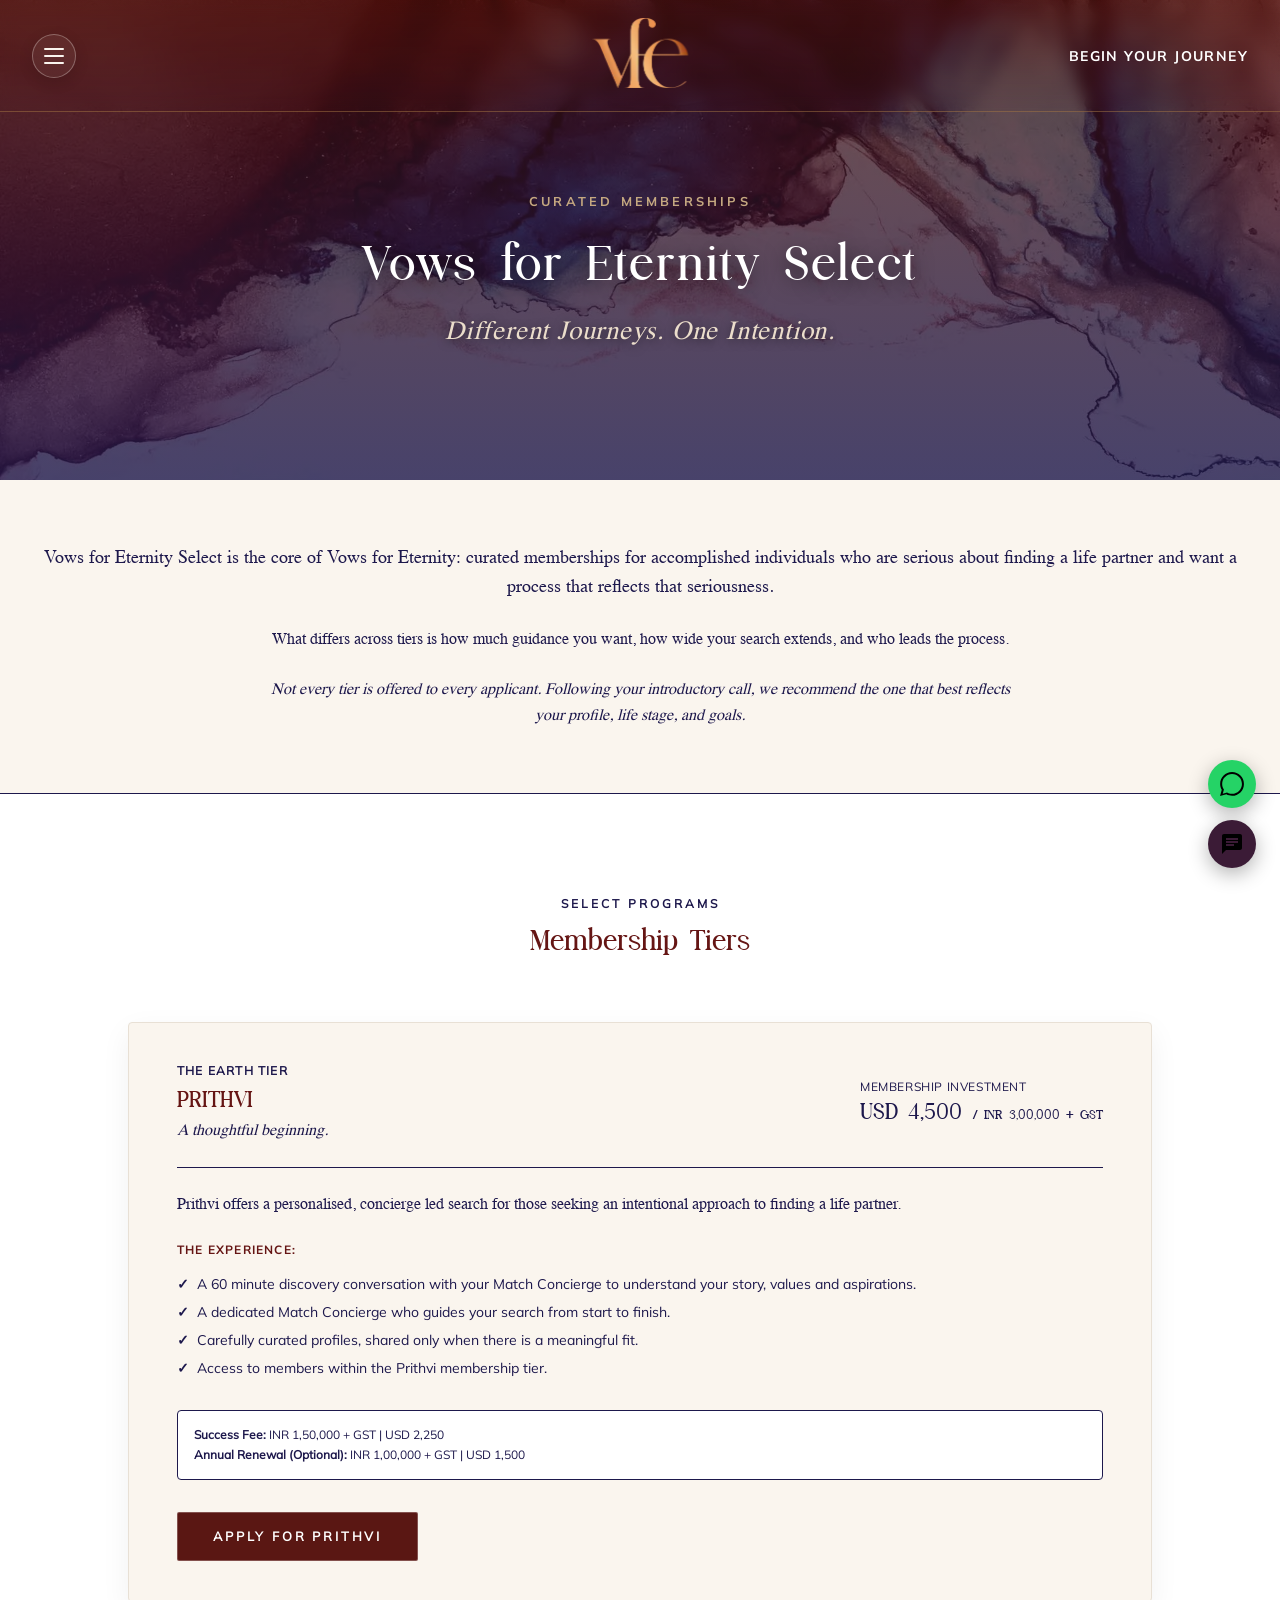
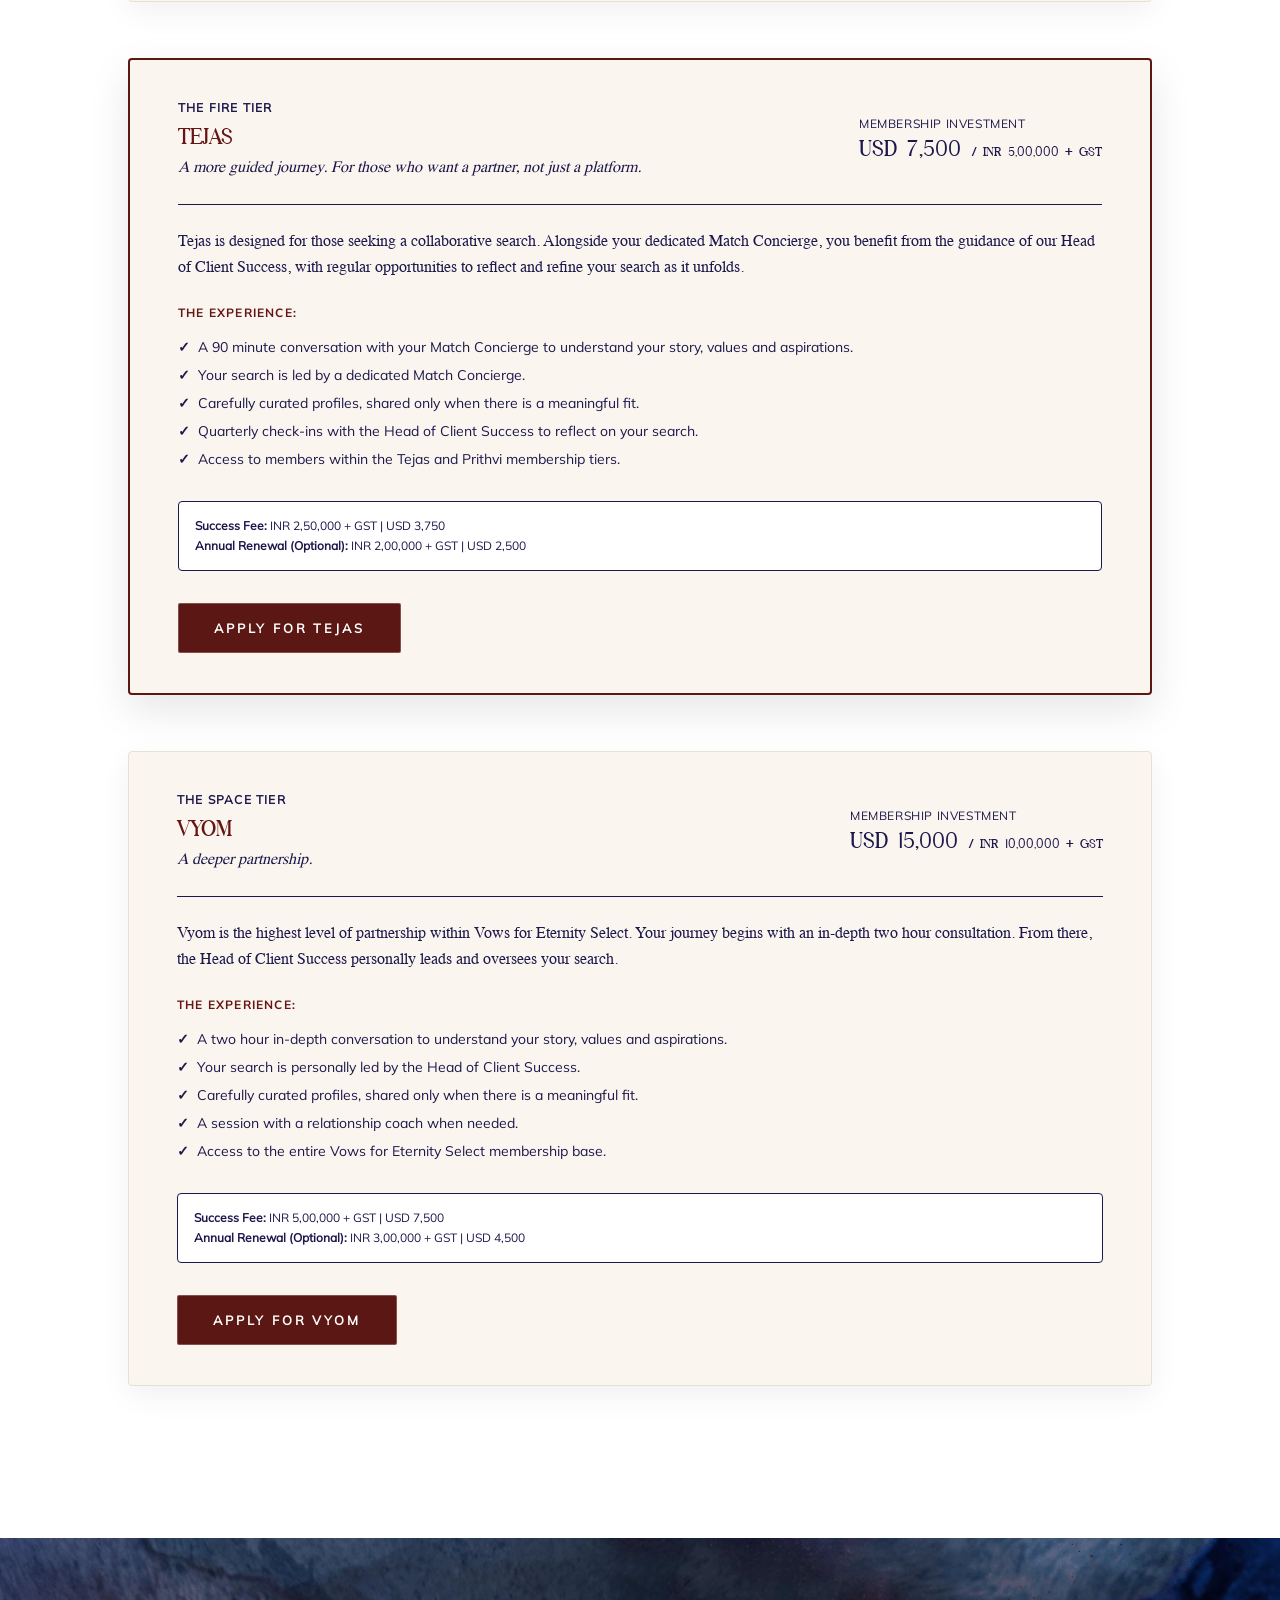
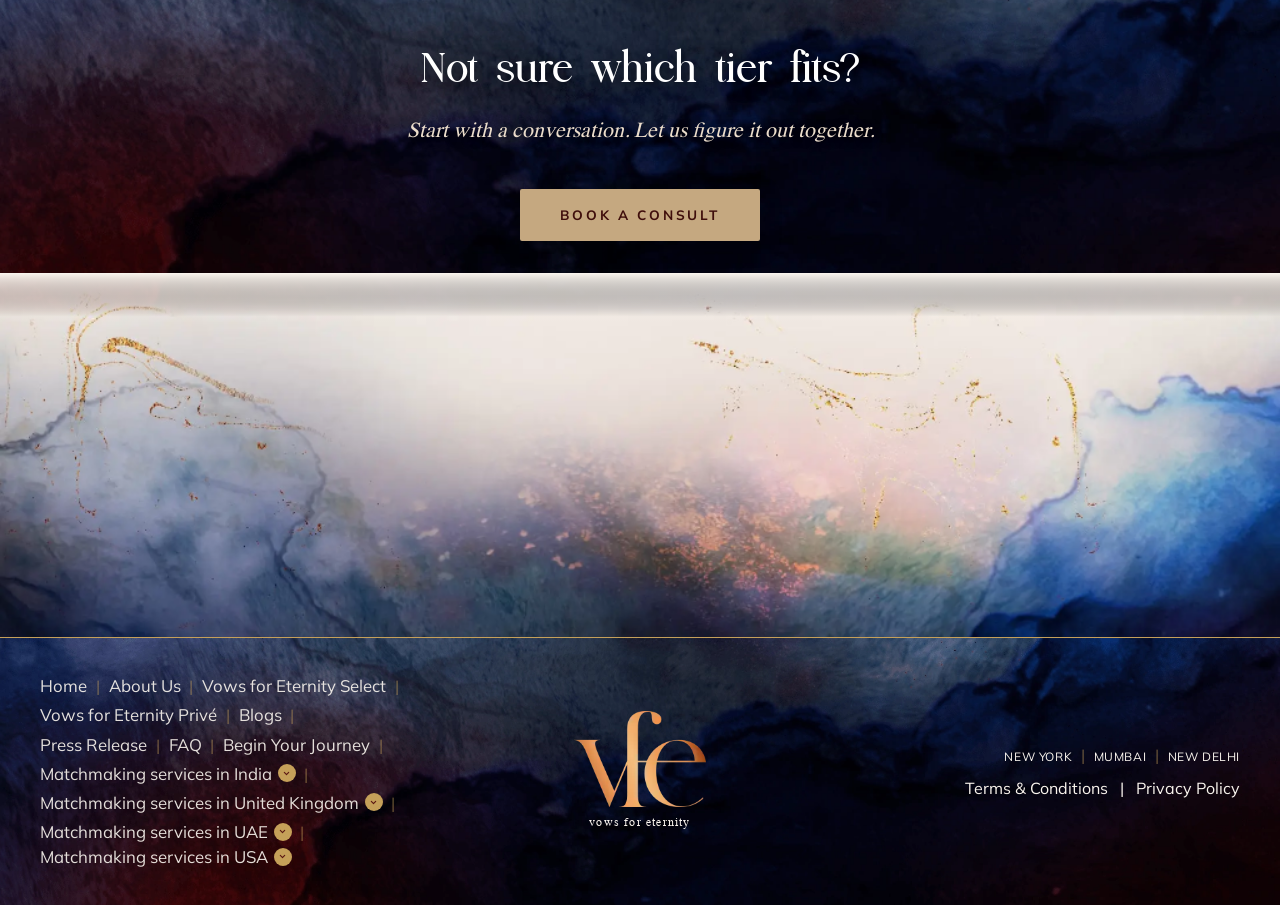
<file: select.html>
<!DOCTYPE html>
<html lang="en">
<head>
  <meta charset="utf-8">
  <meta name="viewport" content="width=device-width, initial-scale=1">
  <title>Vows for Eternity Select | Curated Matchmaking Memberships</title>
  <meta name="description" content="Vows for Eternity Select is the core of VFE: curated memberships for accomplished individuals who are serious about finding a life partner.">
  
  <!-- Preload Core Fonts -->
  <link rel="preload" href="fonts/a42d76047022ac09-s.p.ttf" as="font" type="font/ttf" crossorigin>
  <link rel="preload" href="fonts/f95b6d9c1f133891-s.p.ttf" as="font" type="font/ttf" crossorigin>
  <link rel="preload" href="fonts/4cfd3e1bc9222a5d-s.p.ttf" as="font" type="font/ttf" crossorigin>

  <!-- Core Tailwind & Stylesheets -->
  <link rel="stylesheet" href="css/93ed2a90ee3dfcc7.css">
  <link rel="stylesheet" href="css/luxury-custom.css?v=30">

  <style>
    /* Standardized Footer & Bottom Watercolor Transition Banner */
    .faq-bottom-banner-wrap {
      position: relative;
      width: 100%;
      margin-top: -3rem;
      overflow: hidden;
      line-height: 0;
      pointer-events: none;
      z-index: 2;
    }

    .faq-bottom-banner-wrap::before {
      content: '';
      position: absolute;
      top: 0;
      left: 0;
      right: 0;
      height: 50px;
      background: linear-gradient(to bottom, #FAF5EE 0%, rgba(250, 245, 238, 0) 100%);
      z-index: 3;
      pointer-events: none;
    }

    .faq-bottom-banner-img {
      width: 100%;
      height: auto;
      display: block;
      object-fit: cover;
      -webkit-mask-image: linear-gradient(to bottom, transparent 0%, black 12%, black 100%);
      mask-image: linear-gradient(to bottom, transparent 0%, black 12%, black 100%);
    }

    .real-footer {
      background-color: #5A1713;
      background-image: url('images/common-footer.webp');
      background-size: cover;
      background-position: center;
      padding: 2.2rem 0;
      color: #FAF5EE;
    }

    .footer-nav-link {
      font-family: 'mulishRegular', sans-serif;
      font-size: 1.05rem;
      line-height: 1.5;
      color: rgba(250, 245, 238, 0.9);
      transition: color 0.2s ease;
      display: inline-flex;
      align-items: center;
    }

    .footer-nav-link:hover {
      color: #C5A059;
    }

    .footer-sep {
      color: rgba(197, 160, 89, 0.5);
      margin: 0 0.3rem;
      font-size: 1rem;
    }

    .footer-dropdown-badge {
      display: inline-flex;
      align-items: center;
      justify-content: center;
      width: 18px;
      height: 18px;
      border-radius: 50%;
      background-color: #C5A059;
      color: #5A1713;
      margin-left: 0.35rem;
      transition: transform 0.2s ease;
      flex-shrink: 0;
    }
  </style>
  <script src="https://js.stripe.com/v3/"></script>
</head>
<body class="bg-[#FAF5EE] text-[#332B45] antialiased">

  <!-- =========================================================================
       STICKY HEADER BAR
       ========================================================================= -->
  <header class="hero-header-bar">
    <!-- Left: Hamburger Icon (Flex-1) -->
    <div class="flex-1 flex items-center justify-start">
      <button id="openDrawerBtn" class="luxury-hamburger-btn" aria-label="Open Menu">
        <div class="hamburger-icon-wrap">
          <span class="line line-1"></span>
          <span class="line line-2"></span>
          <span class="line line-3"></span>
        </div>
      </button>
    </div>

    <!-- Center: Gold Monogram Logo (Exact 50% Horizontal Page Center) -->
    <div class="flex-none text-center">
      <a href="index.html" class="inline-block transition-transform duration-300 hover:scale-[1.02]">
        <img src="images/vfe-logo.webp" alt="Vows for Eternity logo" class="header-logo-img mx-auto">
      </a>
    </div>

    <!-- Right: BEGIN YOUR JOURNEY (Flex-1) -->
    <div class="flex-1 flex items-center justify-end">
      <a href="apply-for-membership.html" class="text-white text-xs md:text-sm font-mulish-bold uppercase tracking-widest hover:text-[#C5A880] transition-colors cursor-pointer">
        BEGIN YOUR JOURNEY
      </a>
    </div>
  </header>

  <!-- =========================================================================
       LEFT NAVIGATION DRAWER
       ========================================================================= -->
  <div id="mobileNavDrawer" class="nav-drawer-backdrop">
    <div class="nav-drawer-content">
      
      <!-- Top Links Area -->
      <div>
        <!-- Close Ghost Circle Button -->
        <div class="flex items-center justify-between pb-8">
          <button id="closeDrawerBtn" class="luxury-hamburger-btn active" aria-label="Close Menu">
            <div class="hamburger-icon-wrap">
              <span class="line line-1"></span>
              <span class="line line-2"></span>
              <span class="line line-3"></span>
            </div>
          </button>
        </div>

        <!-- Editorial Navigation Links -->
        <nav class="space-y-1">
          <a href="index.html#about" class="nav-drawer-link">
            <span><span class="nav-drawer-item-num">01 /</span>ABOUT US</span>
            <span class="nav-drawer-link-arrow">&rarr;</span>
          </a>

          <!-- OUR MEMBERSHIPS Accordion -->
          <div class="nav-drawer-accordion">
            <button type="button" class="nav-drawer-link w-full text-left focus:outline-none cursor-pointer nav-accordion-btn text-[#C5A880]">
              <span><span class="nav-drawer-item-num">02 /</span>OUR MEMBERSHIPS</span>
              <svg class="w-4 h-4 transition-transform duration-300 transform nav-accordion-arrow rotate-180" fill="none" stroke="currentColor" viewBox="0 0 24 24">
                <path stroke-linecap="round" stroke-linejoin="round" stroke-width="2" d="M19 9l-7 7-7-7"></path>
              </svg>
            </button>
            <div class="nav-accordion-content pl-6 space-y-1 py-2">
              <a href="select.html" class="nav-subitem-link text-[#C5A059] font-bold">
                <span>&bull; Vows for Eternity Select</span>
                <span class="subitem-arrow">&rarr;</span>
              </a>
              <a href="prive.html" class="nav-subitem-link">
                <span>&bull; Vows for Eternity Privé</span>
                <span class="subitem-arrow">&rarr;</span>
              </a>
            </div>
          </div>

          <a href="pride.html" class="nav-drawer-link">
            <span><span class="nav-drawer-item-num">03 /</span>PRIDE BY VOWS FOR ETERNITY</span>
            <span class="nav-drawer-link-arrow">&rarr;</span>
          </a>

          <a href="apply-for-membership.html" class="nav-drawer-link">
            <span><span class="nav-drawer-item-num">04 /</span>BEGIN YOUR JOURNEY</span>
            <span class="nav-drawer-link-arrow">&rarr;</span>
          </a>

          <a href="faqs.html" class="nav-drawer-link">
            <span><span class="nav-drawer-item-num">05 /</span>FREQUENTLY ASKED QUESTIONS</span>
            <span class="nav-drawer-link-arrow">&rarr;</span>
          </a>
        </nav>
      </div>

      <!-- Bottom Member Login -->
      <div class="pt-6">
        <div class="nav-drawer-divider"></div>
        <a href="index.html#login" class="nav-drawer-link nav-drawer-gold-link">
          <span>MEMBER LOGIN</span>
          <span class="nav-drawer-link-arrow">&rarr;</span>
        </a>
      </div>

    </div>
  </div>

  <main>
    <!-- =========================================================================
         TOP HERO SECTION (HIGH CONTRAST & PROPER SCALE)
         ========================================================================= -->
    <div style="position: relative; width: 100%; min-height: 480px; background-image: url('images/background-image.webp'); background-size: cover; background-position: center; display: flex; align-items: center; justify-content: center; text-align: center; padding: 8rem 1.5rem 4rem; overflow: hidden;">
      
      <!-- Contrast Enhancing Gradient Overlay -->
      <div style="position: absolute; inset: 0; background: linear-gradient(180deg, rgba(63, 14, 11, 0.7) 0%, rgba(29, 24, 76, 0.8) 100%);"></div>
      
      <div style="position: relative; z-index: 10; max-width: 900px; margin: 0 auto;">
        <span style="font-family: 'mulishBold', sans-serif; font-size: 0.8rem; font-weight: 700; letter-spacing: 0.25em; text-transform: uppercase; color: #C5A880; display: block; margin-bottom: 0.75rem;">
          CURATED MEMBERSHIPS
        </span>
        <h1 style="font-family: 'metropolitanParliament', 'Playfair Display', Georgia, serif; font-size: 3.25rem; sm:font-size: 4rem; color: #FFFFFF; font-weight: normal; margin-top: 0; margin-bottom: 0.75rem; letter-spacing: 0.04em; text-shadow: 0 4px 20px rgba(0,0,0,0.6);">
          Vows for Eternity Select
        </h1>
        <p style="font-family: 'timesRoman', 'Times New Roman', Georgia, serif; font-size: 1.65rem; color: #EBDDCB; font-style: italic; letter-spacing: 0.03em; margin: 0; text-shadow: 0 2px 10px rgba(0,0,0,0.5);">
          Different Journeys. One Intention.
        </p>
      </div>
    </div>

    <!-- =========================================================================
         EDITORIAL INTRODUCTION
         ========================================================================= -->
    <section class="py-16 md:py-20 bg-[#FAF5EE] text-center border-b border-[#E8E0D5]">
      <div class="luxury-container max-w-4xl mx-auto px-4">
        
        <p class="font-times-roman text-lg sm:text-xl text-[#332B45] leading-relaxed mb-6">
          Vows for Eternity Select is the core of Vows for Eternity: curated memberships for accomplished individuals who are serious about finding a life partner and want a process that reflects that seriousness.
        </p>

        <p class="font-times-roman text-base sm:text-lg text-[#554D66] leading-relaxed max-w-3xl mx-auto mb-6">
          What differs across tiers is how much guidance you want, how wide your search extends, and who leads the process.
        </p>

        <p class="font-times-roman text-base sm:text-lg text-[#554D66] italic leading-relaxed max-w-3xl mx-auto">
          Not every tier is offered to every applicant. Following your introductory call, we recommend the one that best reflects your profile, life stage, and goals.
        </p>

      </div>
    </section>

    <!-- =========================================================================
         MEMBERSHIP TIERS (PRITHVI, TEJAS, VYOM) WITH PROPER SPACING
         ========================================================================= -->
    <section id="tiers" class="py-24 bg-[#FFFFFF]">
      <div class="luxury-container">
        
        <div class="text-center max-w-2xl mx-auto mb-16">
          <span class="text-xs tracking-[0.25em] uppercase text-[#5a1713] font-semibold">Select Programs</span>
          <h2 class="text-3xl md:text-5xl font-metropolitan text-[#1d184c] mt-2 mb-4">
            Membership Tiers
          </h2>
        </div>

        <div class="max-w-5xl mx-auto">
          
          <!-- 1. PRITHVI TIER -->
          <div style="margin-bottom: 3.5rem; background-color: #FAF5EE; border: 1px solid #E8E0D5; padding: 2.5rem 3rem; border-radius: 4px; box-shadow: 0 10px 30px rgba(0,0,0,0.06);">
            <div class="flex flex-col md:flex-row md:items-baseline justify-between border-b border-[#E8E0D5] pb-6 mb-6">
              <div>
                <span class="text-xs font-bold uppercase tracking-widest text-[#C5A880] block mb-1">THE EARTH TIER</span>
                <h3 class="font-metropolitan text-2xl sm:text-3xl text-[#5a1713]">PRITHVI</h3>
                <p class="font-times-roman italic text-base text-[#554D66] mt-1">A thoughtful beginning.</p>
              </div>
              <div class="mt-4 md:mt-0 text-left md:text-right">
                <span class="text-xs uppercase tracking-wider text-[#888888] block">Membership Investment</span>
                <span class="font-metropolitan text-2xl font-bold text-[#5a1713]">USD 4,500 <span class="text-sm font-sans font-normal text-[#666666]">/ INR 3,00,000 + GST</span></span>
              </div>
            </div>

            <p class="font-times-roman text-base sm:text-lg text-[#332B45] leading-relaxed mb-6">
              Prithvi offers a personalised, concierge led search for those seeking an intentional approach to finding a life partner.
            </p>

            <div class="mb-8">
              <h4 class="font-mulish-bold text-xs uppercase tracking-widest text-[#1d184c] mb-4">The Experience:</h4>
              <ul class="space-y-2 text-sm font-sans text-[#444444]">
                <li class="flex items-start"><span class="text-[#C5A880] mr-2 font-bold">✓</span> A 60 minute discovery conversation with your Match Concierge to understand your story, values and aspirations.</li>
                <li class="flex items-start"><span class="text-[#C5A880] mr-2 font-bold">✓</span> A dedicated Match Concierge who guides your search from start to finish.</li>
                <li class="flex items-start"><span class="text-[#C5A880] mr-2 font-bold">✓</span> Carefully curated profiles, shared only when there is a meaningful fit.</li>
                <li class="flex items-start"><span class="text-[#C5A880] mr-2 font-bold">✓</span> Access to members within the Prithvi membership tier.</li>
              </ul>
            </div>

            <div class="bg-[#FFFFFF] border border-[#E8E0D5] p-4 rounded text-xs font-sans text-[#666666] space-y-1 mb-8">
              <div><strong>Success Fee:</strong> INR 1,50,000 + GST | USD 2,250</div>
              <div><strong>Annual Renewal (Optional):</strong> INR 1,00,000 + GST | USD 1,500</div>
            </div>

            <button class="btn-start-conversation trigger-payment-modal" data-tier="select">
              Apply for Prithvi
            </button>
          </div>

          <!-- 2. TEJAS TIER -->
          <div style="margin-bottom: 3.5rem; background-color: #FAF5EE; border: 2px solid #5a1713; padding: 2.5rem 3rem; border-radius: 4px; box-shadow: 0 15px 40px rgba(0,0,0,0.1); position: relative;">
            <div class="flex flex-col md:flex-row md:items-baseline justify-between border-b border-[#E8E0D5] pb-6 mb-6">
              <div>
                <span class="text-xs font-bold uppercase tracking-widest text-[#5a1713] block mb-1">THE FIRE TIER</span>
                <h3 class="font-metropolitan text-2xl sm:text-3xl text-[#5a1713]">TEJAS</h3>
                <p class="font-times-roman italic text-base text-[#554D66] mt-1">A more guided journey. For those who want a partner, not just a platform.</p>
              </div>
              <div class="mt-4 md:mt-0 text-left md:text-right">
                <span class="text-xs uppercase tracking-wider text-[#888888] block">Membership Investment</span>
                <span class="font-metropolitan text-2xl font-bold text-[#5a1713]">USD 7,500 <span class="text-sm font-sans font-normal text-[#666666]">/ INR 5,00,000 + GST</span></span>
              </div>
            </div>

            <p class="font-times-roman text-base sm:text-lg text-[#332B45] leading-relaxed mb-6">
              Tejas is designed for those seeking a collaborative search. Alongside your dedicated Match Concierge, you benefit from the guidance of our Head of Client Success, with regular opportunities to reflect and refine your search as it unfolds.
            </p>

            <div class="mb-8">
              <h4 class="font-mulish-bold text-xs uppercase tracking-widest text-[#1d184c] mb-4">The Experience:</h4>
              <ul class="space-y-2 text-sm font-sans text-[#444444]">
                <li class="flex items-start"><span class="text-[#5a1713] mr-2 font-bold">✓</span> A 90 minute conversation with your Match Concierge to understand your story, values and aspirations.</li>
                <li class="flex items-start"><span class="text-[#5a1713] mr-2 font-bold">✓</span> Your search is led by a dedicated Match Concierge.</li>
                <li class="flex items-start"><span class="text-[#5a1713] mr-2 font-bold">✓</span> Carefully curated profiles, shared only when there is a meaningful fit.</li>
                <li class="flex items-start"><span class="text-[#5a1713] mr-2 font-bold">✓</span> Quarterly check-ins with the Head of Client Success to reflect on your search.</li>
                <li class="flex items-start"><span class="text-[#5a1713] mr-2 font-bold">✓</span> Access to members within the Tejas and Prithvi membership tiers.</li>
              </ul>
            </div>

            <div class="bg-[#FFFFFF] border border-[#E8E0D5] p-4 rounded text-xs font-sans text-[#666666] space-y-1 mb-8">
              <div><strong>Success Fee:</strong> INR 2,50,000 + GST | USD 3,750</div>
              <div><strong>Annual Renewal (Optional):</strong> INR 2,00,000 + GST | USD 2,500</div>
            </div>

            <button class="btn-start-conversation trigger-payment-modal" data-tier="prive">
              Apply for Tejas
            </button>
          </div>

          <!-- 3. VYOM TIER -->
          <div style="margin-bottom: 3.5rem; background-color: #FAF5EE; border: 1px solid #E8E0D5; padding: 2.5rem 3rem; border-radius: 4px; box-shadow: 0 10px 30px rgba(0,0,0,0.06);">
            <div class="flex flex-col md:flex-row md:items-baseline justify-between border-b border-[#E8E0D5] pb-6 mb-6">
              <div>
                <span class="text-xs font-bold uppercase tracking-widest text-[#C5A880] block mb-1">THE SPACE TIER</span>
                <h3 class="font-metropolitan text-2xl sm:text-3xl text-[#5a1713]">VYOM</h3>
                <p class="font-times-roman italic text-base text-[#554D66] mt-1">A deeper partnership.</p>
              </div>
              <div class="mt-4 md:mt-0 text-left md:text-right">
                <span class="text-xs uppercase tracking-wider text-[#888888] block">Membership Investment</span>
                <span class="font-metropolitan text-2xl font-bold text-[#5a1713]">USD 15,000 <span class="text-sm font-sans font-normal text-[#666666]">/ INR 10,00,000 + GST</span></span>
              </div>
            </div>

            <p class="font-times-roman text-base sm:text-lg text-[#332B45] leading-relaxed mb-6">
              Vyom is the highest level of partnership within Vows for Eternity Select. Your journey begins with an in-depth two hour consultation. From there, the Head of Client Success personally leads and oversees your search.
            </p>

            <div class="mb-8">
              <h4 class="font-mulish-bold text-xs uppercase tracking-widest text-[#1d184c] mb-4">The Experience:</h4>
              <ul class="space-y-2 text-sm font-sans text-[#444444]">
                <li class="flex items-start"><span class="text-[#C5A880] mr-2 font-bold">✓</span> A two hour in-depth conversation to understand your story, values and aspirations.</li>
                <li class="flex items-start"><span class="text-[#C5A880] mr-2 font-bold">✓</span> Your search is personally led by the Head of Client Success.</li>
                <li class="flex items-start"><span class="text-[#C5A880] mr-2 font-bold">✓</span> Carefully curated profiles, shared only when there is a meaningful fit.</li>
                <li class="flex items-start"><span class="text-[#C5A880] mr-2 font-bold">✓</span> A session with a relationship coach when needed.</li>
                <li class="flex items-start"><span class="text-[#C5A880] mr-2 font-bold">✓</span> Access to the entire Vows for Eternity Select membership base.</li>
              </ul>
            </div>

            <div class="bg-[#FFFFFF] border border-[#E8E0D5] p-4 rounded text-xs font-sans text-[#666666] space-y-1 mb-8">
              <div><strong>Success Fee:</strong> INR 5,00,000 + GST | USD 7,500</div>
              <div><strong>Annual Renewal (Optional):</strong> INR 3,00,000 + GST | USD 4,500</div>
            </div>

            <button class="btn-start-conversation trigger-payment-modal" data-tier="bespoke">
              Apply for Vyom
            </button>
          </div>

        </div>

      </div>
    </section>

    <!-- =========================================================================
         CALL TO ACTION BANNER (SEAMLESS DARK ARTWORK MATCHING FOOTER)
         ========================================================================= -->
    <section style="position: relative; padding: 6rem 1.5rem 5rem; text-align: center; background-image: url('images/common-footer.webp'); background-size: cover; background-position: center top; background-repeat: no-repeat; overflow: hidden;">
      
      <div style="position: relative; z-index: 10; max-width: 800px; margin: 0 auto;">
        <h3 style="font-family: 'metropolitanParliament', 'Playfair Display', Georgia, serif; font-size: 2.75rem; color: #FFFFFF; font-weight: normal; margin-top: 0; margin-bottom: 1rem; text-shadow: 0 4px 15px rgba(0,0,0,0.6);">
          Not sure which tier fits?
        </h3>
        <p style="font-family: 'timesRoman', 'Times New Roman', Georgia, serif; font-size: 1.35rem; color: #EBDDCB; font-style: italic; margin-bottom: 2.5rem; text-shadow: 0 2px 10px rgba(0,0,0,0.5);">
          Start with a conversation. Let us figure it out together.
        </p>
        <button class="trigger-payment-modal" data-tier="select" style="display: inline-block; background-color: #C5A880; color: #3F0E0B; font-family: 'mulishBold', sans-serif; font-size: 0.85rem; font-weight: 700; letter-spacing: 0.2em; text-transform: uppercase; padding: 1rem 2.5rem; border: none; border-radius: 2px; cursor: pointer; transition: all 0.25s ease; box-shadow: 0 6px 20px rgba(0, 0, 0, 0.35);">
          BOOK A CONSULT
        </button>
      </div>
    </section>

  </main>

  <!-- =========================================================================
       REAL TARGET FOOTER
       ========================================================================= -->
  <!-- Bottom Watercolor Artwork Banner Asset -->
  <div class="faq-bottom-banner-wrap">
    <img src="images/faq-bottom-banner.png" alt="" class="faq-bottom-banner-img">
  </div>

  <footer class="real-footer" style="border-top: 1px solid #C5A059;">
    <div class="luxury-container" style="max-width: 1440px;">
      
      <div class="flex flex-col lg:flex-row items-center justify-between gap-6">
        
        <!-- Left Links Block (Flex-1) -->
        <div class="flex-1 space-y-1 font-sans">
          <div>
            <a href="index.html" class="footer-nav-link">Home</a> <span class="footer-sep">|</span>
            <a href="index.html#about" class="footer-nav-link">About Us</a> <span class="footer-sep">|</span>
            <a href="select.html" class="footer-nav-link text-[#C5A059] font-medium">Vows for Eternity Select</a> <span class="footer-sep">|</span>
          </div>
          <div>
            <a href="prive.html" class="footer-nav-link">Vows for Eternity Privé</a> <span class="footer-sep">|</span>
            <a href="index.html#blogs" class="footer-nav-link">Blogs</a> <span class="footer-sep">|</span>
          </div>
          <div>
            <a href="index.html#press" class="footer-nav-link">Press Release</a> <span class="footer-sep">|</span>
            <a href="faqs.html" class="footer-nav-link">FAQ</a> <span class="footer-sep">|</span>
            <a href="apply-for-membership.html" class="footer-nav-link">Begin Your Journey</a> <span class="footer-sep">|</span>
          </div>
          <div class="pt-1 space-y-1">
            <div>
              <a href="#" class="footer-nav-link">
                Matchmaking services in India
                <span class="footer-dropdown-badge">
                  <svg width="11" height="11" fill="#5A1713" viewBox="0 0 20 20"><path d="M5.293 7.293a1 1 0 011.414 0L10 10.586l3.293-3.293a1 1 0 111.414 1.414l-4 4a1 1 0 01-1.414 0l-4-4a1 1 0 010-1.414z"/></svg>
                </span>
              </a> <span class="footer-sep">|</span>
            </div>
            <div>
              <a href="#" class="footer-nav-link">
                Matchmaking services in United Kingdom
                <span class="footer-dropdown-badge">
                  <svg width="11" height="11" fill="#5A1713" viewBox="0 0 20 20"><path d="M5.293 7.293a1 1 0 011.414 0L10 10.586l3.293-3.293a1 1 0 111.414 1.414l-4 4a1 1 0 01-1.414 0l-4-4a1 1 0 010-1.414z"/></svg>
                </span>
              </a> <span class="footer-sep">|</span>
            </div>
            <div>
              <a href="#" class="footer-nav-link">
                Matchmaking services in UAE
                <span class="footer-dropdown-badge">
                  <svg width="11" height="11" fill="#5A1713" viewBox="0 0 20 20"><path d="M5.293 7.293a1 1 0 011.414 0L10 10.586l3.293-3.293a1 1 0 111.414 1.414l-4 4a1 1 0 01-1.414 0l-4-4a1 1 0 010-1.414z"/></svg>
                </span>
              </a> <span class="footer-sep">|</span>
              <a href="#" class="footer-nav-link">
                Matchmaking services in USA
                <span class="footer-dropdown-badge">
                  <svg width="11" height="11" fill="#5A1713" viewBox="0 0 20 20"><path d="M5.293 7.293a1 1 0 011.414 0L10 10.586l3.293-3.293a1 1 0 111.414 1.414l-4 4a1 1 0 01-1.414 0l-4-4a1 1 0 010-1.414z"/></svg>
                </span>
              </a>
            </div>
          </div>
        </div>

        <!-- Center VFE Logo (Exact 50% Horizontal Page Midpoint) -->
        <div class="text-center flex flex-col items-center justify-center px-4 my-4 lg:my-0">
          <a href="index.html" class="inline-block transition-transform duration-300 hover:scale-105">
            <img src="images/vfe-monogram.png" alt="Vows for Eternity Logo" class="h-20 md:h-24 w-auto mx-auto object-contain">
            <span class="block font-times-roman text-xs tracking-widest text-[#EBDDCB] mt-2 lowercase">vows for eternity</span>
          </a>
        </div>

        <!-- Right Block: Locations & Legal Links (Flex-1) -->
        <div class="flex-1 text-right space-y-2 font-sans">
          <div class="text-xs uppercase tracking-wider text-[#EBDDCB] font-medium leading-relaxed">
            New York <span class="footer-sep">|</span> Mumbai <span class="footer-sep">|</span> New Delhi
          </div>

          <div class="text-[11px] text-white/80 space-x-2 pt-1">
            <a href="https://www.vowsforeternity.com/terms-conditions" target="_blank" rel="noopener" class="hover:text-[#C5A059] transition-colors">Terms &amp; Conditions</a>
            <span class="text-white/40">|</span>
            <a href="https://www.vowsforeternity.com/privacy-policy" target="_blank" rel="noopener" class="hover:text-[#C5A059] transition-colors">Privacy Policy</a>
          </div>
        </div>

      </div>

    </div>
  </footer>

  <!-- Floating Widgets -->
  <div class="floating-actions-container">
    <a href="https://wa.me/919820000000" target="_blank" class="floating-circle-btn btn-whatsapp-green" aria-label="WhatsApp Concierge">
      <svg class="w-6 h-6 fill-current" viewBox="0 0 24 24"><path d="M.057 24l1.687-6.163c-1.041-1.804-1.588-3.849-1.587-5.946.003-6.556 5.338-11.891 11.893-11.891 3.181.001 6.167 1.24 8.413 3.488 2.245 2.248 3.481 5.236 3.48 8.414-.003 6.557-5.338 11.892-11.893 11.892-1.99-.001-3.951-.5-5.688-1.448l-6.305 1.654zm6.597-3.807c1.676.995 3.276 1.591 5.392 1.592 5.448 0 9.886-4.434 9.889-9.885.002-5.462-4.415-9.89-9.881-9.892-5.452 0-9.887 4.434-9.889 9.884-.001 2.225.651 3.891 1.746 5.634l-1.143 4.174 4.286-1.124z"/></svg>
    </a>
    <a href="#tiers" class="floating-circle-btn btn-chat-purple trigger-payment-modal" data-tier="select" aria-label="Private Inquiry">
      <svg class="w-6 h-6 fill-current" viewBox="0 0 24 24"><path d="M20 2H4c-1.1 0-1.99.9-1.99 2L2 22l4-4h14c1.1 0 2-.9 2-2V4c0-1.1-.9-2-2-2zM6 9h12v2H6V9zm8 5H6v-2h8v2zm4-6H6V6h12v2z"/></svg>
    </a>
  </div>

  <!-- Embedded Luxury Payment Modal -->
  <div id="paymentModal" class="payment-modal-backdrop" role="dialog" aria-modal="true">
    <div class="payment-modal-card">
      <div class="payment-header">
        <div>
          <span class="text-xs uppercase tracking-[0.2em] font-semibold text-[#5a1713] block">Secure Concierge Checkout</span>
          <h3 class="text-xl font-metropolitan text-[#1d184c]">Vows for Eternity Select Membership</h3>
        </div>
        <button id="closePaymentModal" class="text-2xl text-gray-500 hover:text-[#5a1713]" aria-label="Close Checkout">&times;</button>
      </div>

      <div class="p-6 md:p-8">
        <div id="paymentFormSection">
          <div class="mb-6">
            <div class="flex items-center justify-between mb-2">
              <label class="text-xs uppercase font-bold tracking-wider text-[#332B45]">Select Membership Tier</label>
              <select id="paymentCurrency" class="text-xs border border-[#E8E0D5] bg-white text-[#1d184c] px-2 py-1 rounded outline-none">
                <option value="USD" selected>USD ($)</option>
                <option value="INR">INR (₹)</option>
                <option value="GBP">GBP (£)</option>
                <option value="EUR">EUR (€)</option>
                <option value="AED">AED (د.إ)</option>
              </select>
            </div>

            <div class="tier-selector-group">
              <div class="tier-option selected" data-tier="select">
                <div class="tier-name text-xs uppercase font-bold text-[#1d184c]">Prithvi</div>
                <div class="tier-price font-metropolitan font-bold text-[#5a1713] text-lg">$4,500</div>
              </div>
              <div class="tier-option" data-tier="prive">
                <div class="tier-name text-xs uppercase font-bold text-[#1d184c]">Tejas</div>
                <div class="tier-price font-metropolitan font-bold text-[#5a1713] text-lg">$7,500</div>
              </div>
              <div class="tier-option" data-tier="bespoke">
                <div class="tier-name text-xs uppercase font-bold text-[#1d184c]">Vyom</div>
                <div class="tier-price font-metropolitan font-bold text-[#5a1713] text-lg">$15,000</div>
              </div>
            </div>
          </div>

          <div class="payment-tabs">
            <button class="payment-tab-btn active" data-tab="card">Credit / Debit Card</button>
            <button class="payment-tab-btn" data-tab="upi">UPI / NetBanking</button>
            <button class="payment-tab-btn" data-tab="wire">Wire Transfer</button>
          </div>

          <form id="luxuryPaymentForm">
            <div class="grid grid-cols-1 md:grid-cols-2 gap-4 mb-4">
              <div>
                <label class="block text-xs uppercase font-bold tracking-wider text-[#332B45] mb-1" for="clientFullName">Full Name</label>
                <input type="text" id="clientFullName" class="luxury-input" placeholder="Eleanor Vance" required>
              </div>
              <div>
                <label class="block text-xs uppercase font-bold tracking-wider text-[#332B45] mb-1" for="clientEmail">Email</label>
                <input type="email" id="clientEmail" class="luxury-input" placeholder="e.vance@company.com" required>
              </div>
            </div>

            <div class="payment-tab-pane" data-tab-pane="card">
              <div class="mb-4">
                <div class="flex justify-between items-center mb-1">
                  <label class="block text-xs uppercase font-bold tracking-wider text-[#332B45]" for="cardNumber">Card Number</label>
                  <span id="cardBrandIcon" class="text-xs text-[#888888] font-bold">💳 CARD</span>
                </div>
                <input type="text" id="cardNumber" class="luxury-input" placeholder="4000 1234 5678 9010" maxlength="19" required>
              </div>

              <div class="grid grid-cols-2 gap-4 mb-4">
                <div>
                  <label class="block text-xs uppercase font-bold tracking-wider text-[#332B45] mb-1" for="cardExpiry">Expiry (MM / YY)</label>
                  <input type="text" id="cardExpiry" class="luxury-input" placeholder="08 / 28" maxlength="7" required>
                </div>
                <div>
                  <label class="block text-xs uppercase font-bold tracking-wider text-[#332B45] mb-1" for="cardCvc">CVC</label>
                  <input type="password" id="cardCvc" class="luxury-input" placeholder="•••" maxlength="4" required>
                </div>
              </div>
            </div>

            <div class="payment-tab-pane" data-tab-pane="upi" style="display: none;">
              <div class="mb-4">
                <label class="block text-xs uppercase font-bold tracking-wider text-[#332B45] mb-1" for="upiId">UPI ID</label>
                <input type="text" id="upiId" class="luxury-input" placeholder="username@okhdfcbank">
              </div>
            </div>

            <div class="payment-tab-pane" data-tab-pane="wire" style="display: none;">
              <div class="p-4 bg-[#FAF6F0] rounded border border-[#E8E0D5] mb-4 text-xs font-mono text-[#444444]">
                <div><strong>Beneficiary:</strong> VOWS FOR ETERNITY LLC</div>
                <div><strong>Bank:</strong> J.P. Morgan Private Bank</div>
                <div><strong>SWIFT / BIC:</strong> CHASUS33</div>
              </div>
            </div>

            <button type="submit" class="w-full btn-start-conversation py-4 text-sm tracking-widest mt-4">
              PROCEED TO SECURE PAYMENT &mdash; <span id="finalPayAmount">$4,500</span>
            </button>
          </form>
        </div>

        <div id="paymentLoadingSection" class="text-center py-12" style="display: none;">
          <div class="spinner-luxury"></div>
          <h4 class="font-metropolitan text-xl text-[#1d184c] mb-2">Authorizing Transaction</h4>
          <p class="font-times-roman text-sm text-[#777777]">Communicating securely with banking gateway...</p>
        </div>

        <div id="paymentSuccessSection" class="text-center py-8" style="display: none;">
          <div class="inline-block border-2 border-dashed border-[#C5A880] text-[#5a1713] px-4 py-1 text-xs font-bold tracking-widest uppercase mb-4">CONFIRMED</div>
          <h3 class="font-metropolitan text-2xl text-[#1d184c] mb-2">Welcome to Vows for Eternity</h3>
          <p class="font-times-roman text-[#555555] text-sm mb-6">Your dedicated senior advisor will reach out confidentially within 24 hours.</p>

          <div class="bg-[#FFFFFF] border border-[#C5A880] p-4 rounded text-left text-xs space-y-2 mb-6">
            <div class="flex justify-between"><span>Member:</span> <strong id="receiptName">Eleanor Vance</strong></div>
            <div class="flex justify-between"><span>Ref ID:</span> <strong id="receiptReference" class="text-[#5a1713]">VFE-918234</strong></div>
            <div class="flex justify-between"><span>Tier:</span> <strong id="receiptPlan">Prithvi: The Earth Tier</strong></div>
            <div class="flex justify-between"><span>Amount Paid:</span> <strong id="receiptAmount" class="text-[#5a1713]">$4,500</strong></div>
            <div class="flex justify-between"><span>Date:</span> <span id="receiptDate">September 2, 2026</span></div>
          </div>

          <button id="finishReceiptBtn" class="btn-start-conversation w-full">RETURN TO PORTAL</button>
        </div>
      </div>
    </div>
  </div>

  <!-- =========================================================================
       LUXURY MEMBER AUTHENTICATION MODAL (OFFICIAL VFE SPLIT LAYOUT)
       ========================================================================= -->
  <div id="memberAuthModal" class="member-auth-backdrop">
    <div class="member-auth-card">
      
      <!-- Left Column: Official VFE Wedding Collage Asset -->
      <div class="auth-collage-col hidden md:flex">
        <img src="images/login-collage.jpg" alt="Vows for Eternity Couples Collage" class="auth-collage-img">
      </div>

      <!-- Right Column: Modern Authentication Form (Inspiration UI) -->
      <div class="auth-form-col">
        
        <!-- Top Navigation Bar in Modal -->
        <div class="auth-top-nav">
          <button type="button" class="auth-back-btn" id="closeAuthModal" aria-label="Close & Back">
            <svg class="w-4 h-4" fill="none" stroke="currentColor" viewBox="0 0 24 24">
              <path stroke-linecap="round" stroke-linejoin="round" stroke-width="2.2" d="M10 19l-7-7m0 0l7-7m-7 7h18"></path>
            </svg>
          </button>
          <div class="auth-top-switch" id="authTopSwitch">
            <span id="authSwitchPrompt">Already member?</span> <a href="#" id="authSwitchAction" class="auth-switch-link">Sign in</a>
          </div>
        </div>

        <!-- 1. Sign Up Section (Active by Default) -->
        <div id="authSignUpSection">
          <div>
            <h2 class="auth-hero-title">Sign Up</h2>
            <p class="auth-hero-sub">Secure Your Luxury Matchmaking Journey with Vows for Eternity</p>
          </div>

          <form id="memberRegisterForm" class="space-y-1">
            <!-- Full Name -->
            <div class="auth-field-group" id="groupRegName">
              <svg class="auth-field-icon" width="20" height="20" fill="none" stroke="currentColor" viewBox="0 0 24 24">
                <path stroke-linecap="round" stroke-linejoin="round" stroke-width="1.8" d="M16 7a4 4 0 11-8 0 4 4 0 018 0zM12 14a7 7 0 00-7 7h14a7 7 0 00-7-7z"></path>
              </svg>
              <input type="text" id="regFullName" required placeholder="Daniel Ahmadi" class="auth-field-input">
              <div class="auth-field-right-action">
                <div class="auth-check-badge">
                  <svg class="w-3 h-3" fill="none" stroke="currentColor" viewBox="0 0 24 24"><path stroke-linecap="round" stroke-linejoin="round" stroke-width="3" d="M5 13l4 4L19 7"/></svg>
                </div>
              </div>
            </div>

            <!-- Email ID -->
            <div class="auth-field-group" id="groupRegEmail">
              <svg class="auth-field-icon" width="20" height="20" fill="none" stroke="currentColor" viewBox="0 0 24 24">
                <path stroke-linecap="round" stroke-linejoin="round" stroke-width="1.8" d="M3 8l7.89 5.26a2 2 0 002.22 0L21 8M5 19h14a2 2 0 002-2V7a2 2 0 00-2-2H5a2 2 0 00-2 2v10a2 2 0 002 2z"></path>
              </svg>
              <input type="email" id="regEmail" required placeholder="11Danielahmadi@gmail.com" class="auth-field-input">
              <div class="auth-field-right-action">
                <div class="auth-check-badge">
                  <svg class="w-3 h-3" fill="none" stroke="currentColor" viewBox="0 0 24 24"><path stroke-linecap="round" stroke-linejoin="round" stroke-width="3" d="M5 13l4 4L19 7"/></svg>
                </div>
              </div>
            </div>

            <!-- Password -->
            <div class="auth-field-group" id="groupRegPass">
              <svg class="auth-field-icon" width="20" height="20" fill="none" stroke="currentColor" viewBox="0 0 24 24">
                <path stroke-linecap="round" stroke-linejoin="round" stroke-width="1.8" d="M12 15v2m-6 4h12a2 2 0 002-2v-6a2 2 0 00-2-2H6a2 2 0 00-2 2v6a2 2 0 002 2zm10-10V7a4 4 0 00-8 0v4h8z"></path>
              </svg>
              <input type="password" id="regPassword" required placeholder="Enter password" class="auth-field-input">
              <div class="auth-field-right-action">
                <div class="auth-check-badge">
                  <svg class="w-3 h-3" fill="none" stroke="currentColor" viewBox="0 0 24 24"><path stroke-linecap="round" stroke-linejoin="round" stroke-width="3" d="M5 13l4 4L19 7"/></svg>
                </div>
                <button type="button" class="auth-eye-btn toggle-pass-btn">
                  <svg class="w-4 h-4" fill="none" stroke="currentColor" viewBox="0 0 24 24"><path stroke-linecap="round" stroke-linejoin="round" stroke-width="1.8" d="M13.875 18.825A10.05 10.05 0 0112 19c-4.478 0-8.268-2.943-9.543-7a9.97 9.97 0 011.563-3.029m5.858.908a3 3 0 114.243 4.243M9.878 9.878l4.242 4.242M9.88 9.88l-3.29-3.29m7.532 7.532l3.29 3.29M3 3l18 18"/></svg>
                </button>
              </div>
            </div>

            <!-- Dynamic Password Requirement Checklist -->
            <div class="auth-req-box" id="passReqBox">
              <div class="auth-req-item" id="reqLen">
                <span class="req-dot"></span>
                <svg class="req-check" width="12" height="12" fill="none" stroke="currentColor" viewBox="0 0 24 24"><path stroke-linecap="round" stroke-linejoin="round" stroke-width="3" d="M5 13l4 4L19 7"/></svg>
                <span>Least 8 characters</span>
              </div>
              <div class="auth-req-item" id="reqNum">
                <span class="req-dot"></span>
                <svg class="req-check" width="12" height="12" fill="none" stroke="currentColor" viewBox="0 0 24 24"><path stroke-linecap="round" stroke-linejoin="round" stroke-width="3" d="M5 13l4 4L19 7"/></svg>
                <span>Least one number (0-9) or a symbol</span>
              </div>
              <div class="auth-req-item" id="reqCase">
                <span class="req-dot"></span>
                <svg class="req-check" width="12" height="12" fill="none" stroke="currentColor" viewBox="0 0 24 24"><path stroke-linecap="round" stroke-linejoin="round" stroke-width="3" d="M5 13l4 4L19 7"/></svg>
                <span>Lowercase (a-z) and uppercase (A-Z)</span>
              </div>
            </div>

            <!-- Re-Type Password -->
            <div class="auth-field-group" id="groupRegConfirm">
              <svg class="auth-field-icon" width="20" height="20" fill="none" stroke="currentColor" viewBox="0 0 24 24">
                <path stroke-linecap="round" stroke-linejoin="round" stroke-width="1.8" d="M15 7a2 2 0 012 2m4 0a6 6 0 01-7.743 5.743L11 17H9v2H7v2H4a1 1 0 01-1-1v-2.586a1 1 0 01.293-.707l5.964-5.964A6 6 0 1121 9z"></path>
              </svg>
              <input type="password" id="regConfirmPassword" required placeholder="Re-Type Password" class="auth-field-input">
              <div class="auth-field-right-action">
                <div class="auth-check-badge">
                  <svg class="w-3 h-3" fill="none" stroke="currentColor" viewBox="0 0 24 24"><path stroke-linecap="round" stroke-linejoin="round" stroke-width="3" d="M5 13l4 4L19 7"/></svg>
                </div>
              </div>
            </div>

            <!-- Membership Tier Selector -->
            <div class="auth-field-group">
              <svg class="auth-field-icon" width="20" height="20" fill="none" stroke="currentColor" viewBox="0 0 24 24">
                <path stroke-linecap="round" stroke-linejoin="round" stroke-width="1.8" d="M5 3v4M3 5h4M6 17v4m-2-2h4m5-16l2.286 6.857L21 12l-5.714 2.143L13 21l-2.286-6.857L5 12l5.714-2.143L13 3z"></path>
              </svg>
              <select id="regTier" class="auth-field-select">
                <option value="Select" selected>VFE Select</option>
                <option value="Prive">VFE Privé VIP</option>
                <option value="Pride">VFE Pride</option>
              </select>
            </div>

            <!-- Bottom Action Row (Inspiration UI) -->
            <div class="auth-bottom-row">
              <button type="submit" class="auth-submit-pill-btn">
                <span>Sign Up</span>
                <span class="auth-arrow-circle">→</span>
              </button>

              <span class="auth-or-sep">Or</span>

              <!-- Red Instant VIP Demo Button -->
              <button type="button" id="demoLoginBtn" class="auth-social-circle-btn auth-social-red" title="1-Click Instant VIP Access">
                <svg class="w-5 h-5 fill-current" viewBox="0 0 20 20">
                  <path fill-rule="evenodd" d="M11.3 1.046A1 1 0 0112 2v5h4a1 1 0 01.82 1.573l-7 10A1 1 0 018 18v-5H4a1 1 0 01-.82-1.573l7-10a1 1 0 011.12-.38z" clip-rule="evenodd"></path>
                </svg>
              </button>

              <!-- Google Circular Button -->
              <button type="button" class="auth-social-circle-btn auth-google-btn" title="Sign up with Google">
                <svg class="w-5 h-5" viewBox="0 0 24 24">
                  <path fill="#4285F4" d="M22.56 12.25c0-.78-.07-1.53-.2-2.25H12v4.26h5.92c-.26 1.37-1.04 2.53-2.21 3.31v2.77h3.57c2.08-1.92 3.28-4.74 3.28-8.09z"/>
                  <path fill="#34A853" d="M12 23c2.97 0 5.46-.98 7.28-2.66l-3.57-2.77c-.98.66-2.23 1.06-3.71 1.06-2.86 0-5.29-1.93-6.16-4.53H2.18v2.84C3.99 20.53 7.7 23 12 23z"/>
                  <path fill="#FBBC05" d="M5.84 14.09c-.22-.66-.35-1.36-.35-2.09s.13-1.43.35-2.09V7.06H2.18C1.43 8.55 1 10.22 1 12s.43 3.45 1.18 4.94l2.85-2.22.81-.63z"/>
                  <path fill="#EA4335" d="M12 5.38c1.62 0 3.06.56 4.21 1.64l3.15-3.15C17.45 2.09 14.97 1 12 1 7.7 1 3.99 3.47 2.18 7.06l3.66 2.84c.87-2.6 3.3-4.52 6.16-4.52z"/>
                </svg>
              </button>
            </div>
          </form>
        </div>

        <!-- 2. Sign In Section (Togglable) -->
        <div id="authSignInSection" style="display: none;">
          <div>
            <h2 class="auth-hero-title">Sign In</h2>
            <p class="auth-hero-sub">Welcome back to your confidential concierge portal</p>
          </div>

          <form id="memberLoginForm" class="space-y-2">
            <!-- Email ID -->
            <div class="auth-field-group" id="groupLoginEmail">
              <svg class="auth-field-icon" width="20" height="20" fill="none" stroke="currentColor" viewBox="0 0 24 24">
                <path stroke-linecap="round" stroke-linejoin="round" stroke-width="1.8" d="M3 8l7.89 5.26a2 2 0 002.22 0L21 8M5 19h14a2 2 0 002-2V7a2 2 0 00-2-2H5a2 2 0 00-2 2v10a2 2 0 002 2z"></path>
              </svg>
              <input type="email" required placeholder="Enter your email" class="auth-field-input">
              <div class="auth-field-right-action">
                <div class="auth-check-badge">
                  <svg class="w-3 h-3" fill="none" stroke="currentColor" viewBox="0 0 24 24"><path stroke-linecap="round" stroke-linejoin="round" stroke-width="3" d="M5 13l4 4L19 7"/></svg>
                </div>
              </div>
            </div>

            <!-- Password -->
            <div class="auth-field-group" id="groupLoginPass">
              <svg class="auth-field-icon" width="20" height="20" fill="none" stroke="currentColor" viewBox="0 0 24 24">
                <path stroke-linecap="round" stroke-linejoin="round" stroke-width="1.8" d="M12 15v2m-6 4h12a2 2 0 002-2v-6a2 2 0 00-2-2H6a2 2 0 00-2 2v6a2 2 0 002 2zm10-10V7a4 4 0 00-8 0v4h8z"></path>
              </svg>
              <input type="password" id="authPasswordInput" required placeholder="Enter password" class="auth-field-input">
              <div class="auth-field-right-action">
                <button type="button" class="auth-eye-btn toggle-pass-btn">
                  <svg class="w-4 h-4" fill="none" stroke="currentColor" viewBox="0 0 24 24"><path stroke-linecap="round" stroke-linejoin="round" stroke-width="1.8" d="M13.875 18.825A10.05 10.05 0 0112 19c-4.478 0-8.268-2.943-9.543-7a9.97 9.97 0 011.563-3.029m5.858.908a3 3 0 114.243 4.243M9.878 9.878l4.242 4.242M9.88 9.88l-3.29-3.29m7.532 7.532l3.29 3.29M3 3l18 18"/></svg>
                </button>
              </div>
            </div>

            <div class="flex items-center justify-between text-xs font-sans pt-1">
              <label class="flex items-center gap-2 cursor-pointer text-[#4B5563]">
                <input type="checkbox" checked class="rounded border-gray-300 accent-[#4F46E5]">
                <span>Remember me</span>
              </label>
              <a href="#" class="text-[#4F46E5] font-semibold hover:underline">Forgot Password?</a>
            </div>

            <!-- Bottom Action Row -->
            <div class="auth-bottom-row">
              <button type="submit" class="auth-submit-pill-btn">
                <span>Sign In</span>
                <span class="auth-arrow-circle">→</span>
              </button>

              <span class="auth-or-sep">Or</span>

              <!-- Red Instant VIP Demo Button -->
              <button type="button" id="demoLoginBtn2" class="auth-social-circle-btn auth-social-red" title="1-Click Instant VIP Access">
                <svg class="w-5 h-5 fill-current" viewBox="0 0 20 20">
                  <path fill-rule="evenodd" d="M11.3 1.046A1 1 0 0112 2v5h4a1 1 0 01.82 1.573l-7 10A1 1 0 018 18v-5H4a1 1 0 01-.82-1.573l7-10a1 1 0 011.12-.38z" clip-rule="evenodd"></path>
                </svg>
              </button>

              <!-- Google Circular Button -->
              <button type="button" class="auth-social-circle-btn auth-google-btn" title="Sign in with Google">
                <svg class="w-5 h-5" viewBox="0 0 24 24">
                  <path fill="#4285F4" d="M22.56 12.25c0-.78-.07-1.53-.2-2.25H12v4.26h5.92c-.26 1.37-1.04 2.53-2.21 3.31v2.77h3.57c2.08-1.92 3.28-4.74 3.28-8.09z"/>
                  <path fill="#34A853" d="M12 23c2.97 0 5.46-.98 7.28-2.66l-3.57-2.77c-.98.66-2.23 1.06-3.71 1.06-2.86 0-5.29-1.93-6.16-4.53H2.18v2.84C3.99 20.53 7.7 23 12 23z"/>
                  <path fill="#FBBC05" d="M5.84 14.09c-.22-.66-.35-1.36-.35-2.09s.13-1.43.35-2.09V7.06H2.18C1.43 8.55 1 10.22 1 12s.43 3.45 1.18 4.94l2.85-2.22.81-.63z"/>
                  <path fill="#EA4335" d="M12 5.38c1.62 0 3.06.56 4.21 1.64l3.15-3.15C17.45 2.09 14.97 1 12 1 7.7 1 3.99 3.47 2.18 7.06l3.66 2.84c.87-2.6 3.3-4.52 6.16-4.52z"/>
                </svg>
              </button>
            </div>
          </form>
        </div>

      </div>
    </div>
  </div>

  <script src="js/app.js"></script>
</body>
</html>
</file>
<file: css/93ed2a90ee3dfcc7.css>
@keyframes rotateIcon{0%{transform:rotate(0deg)}to{transform:rotate(1turn)}}.rotate-animation{animation:rotateIcon .5s linear}.bg-policy-image{background-image:url(../images/background-image.webp);background-repeat:no-repeat;background-size:cover}@media (max-width:560px){.bg-policy-image{background-size:160% 220%}}.with-overlay:before{content:"";position:absolute;inset:0;z-index:-1}.scrolled-overlay.with-overlay:before{background-color:rgba(99,10,8,.8)}.unscrolled-overlay.with-overlay:before{background-color:rgba(255,255,255,.1)}@keyframes underline-progress{0%{transform:scaleX(0)}to{transform:scaleX(1)}}.apply-underline:after{content:"";position:absolute;bottom:2px;left:0;width:100%;height:2px;background:linear-gradient(90deg,#ae5508 0,#ae5508 5%,#e09c61 20%,#e09c61 80%,#ae5508 95%,#ae5508);transform-origin:left;animation:underline-progress 4s ease-out infinite}.dropdown-container{transition:all .5s cubic-bezier(.4,0,.2,1);transform-origin:top}.dropdown-item{transition:all .3s cubic-bezier(.4,0,.2,1);transform:translateY(-10px);opacity:0}.dropdown-item.animate-in{transform:translateY(0);opacity:1}.dropdown-item:first-child{transition-delay:.1s}.dropdown-item:nth-child(2){transition-delay:.15s}.dropdown-item:nth-child(3){transition-delay:.2s}.dropdown-item:nth-child(4){transition-delay:.25s}.no-scrollbar{-ms-overflow-style:none;scrollbar-width:none}.no-scrollbar::-webkit-scrollbar{display:none}.common-footer{background-color:rgba(255,255,255,.2);border-top:1px solid #f3b979;padding:70px 0 50px;position:relative;background-image:url(../images/common-footer.webp);background-repeat:no-repeat;background-position:top;background-size:cover}.locations-list li+li:before{content:" | ";margin-right:.4em}@font-face{font-family:Geist;font-style:normal;font-weight:100 900;font-display:swap;src:url(../fonts/f639721981034f88-s.woff2) format("woff2");unicode-range:u+0460-052f,u+1c80-1c8a,u+20b4,u+2de0-2dff,u+a640-a69f,u+fe2e-fe2f}@font-face{font-family:Geist;font-style:normal;font-weight:100 900;font-display:swap;src:url(../fonts/9766a7e9e2e0ad5a-s.woff2) format("woff2");unicode-range:u+0301,u+0400-045f,u+0490-0491,u+04b0-04b1,u+2116}@font-face{font-family:Geist;font-style:normal;font-weight:100 900;font-display:swap;src:url(../fonts/b66cf8e69499582a-s.woff2) format("woff2");unicode-range:u+0102-0103,u+0110-0111,u+0128-0129,u+0168-0169,u+01a0-01a1,u+01af-01b0,u+0300-0301,u+0303-0304,u+0308-0309,u+0323,u+0329,u+1ea0-1ef9,u+20ab}@font-face{font-family:Geist;font-style:normal;font-weight:100 900;font-display:swap;src:url(../fonts/aa016aab0e6d1295-s.woff2) format("woff2");unicode-range:u+0100-02ba,u+02bd-02c5,u+02c7-02cc,u+02ce-02d7,u+02dd-02ff,u+0304,u+0308,u+0329,u+1d00-1dbf,u+1e00-1e9f,u+1ef2-1eff,u+2020,u+20a0-20ab,u+20ad-20c0,u+2113,u+2c60-2c7f,u+a720-a7ff}@font-face{font-family:Geist;font-style:normal;font-weight:100 900;font-display:swap;src:url(../fonts/22a5144ee8d83bca-s.p.woff2) format("woff2");unicode-range:u+00??,u+0131,u+0152-0153,u+02bb-02bc,u+02c6,u+02da,u+02dc,u+0304,u+0308,u+0329,u+2000-206f,u+20ac,u+2122,u+2191,u+2193,u+2212,u+2215,u+feff,u+fffd}@font-face{font-family:Geist Fallback;src:local("Arial");ascent-override:95.94%;descent-override:28.16%;line-gap-override:0.00%;size-adjust:104.76%}.__className_246ccd{font-family:Geist,Geist Fallback;font-style:normal}.__variable_246ccd{--font-geist-sans:"Geist","Geist Fallback"}@font-face{font-family:Geist Mono;font-style:normal;font-weight:100 900;font-display:swap;src:url(../fonts/013b72fa676f92e0-s.woff2) format("woff2");unicode-range:u+0460-052f,u+1c80-1c8a,u+20b4,u+2de0-2dff,u+a640-a69f,u+fe2e-fe2f}@font-face{font-family:Geist Mono;font-style:normal;font-weight:100 900;font-display:swap;src:url(../fonts/b9408752a0c24fb9-s.woff2) format("woff2");unicode-range:u+0301,u+0400-045f,u+0490-0491,u+04b0-04b1,u+2116}@font-face{font-family:Geist Mono;font-style:normal;font-weight:100 900;font-display:swap;src:url(../fonts/65f03d54ccadf4a8-s.woff2) format("woff2");unicode-range:u+2000-2001,u+2004-2008,u+200a,u+23b8-23bd,u+2500-259f}@font-face{font-family:Geist Mono;font-style:normal;font-weight:100 900;font-display:swap;src:url(../fonts/e038a29029a234f2-s.woff2) format("woff2");unicode-range:u+0102-0103,u+0110-0111,u+0128-0129,u+0168-0169,u+01a0-01a1,u+01af-01b0,u+0300-0301,u+0303-0304,u+0308-0309,u+0323,u+0329,u+1ea0-1ef9,u+20ab}@font-face{font-family:Geist Mono;font-style:normal;font-weight:100 900;font-display:swap;src:url(../fonts/2b5b02fc7e511755-s.woff2) format("woff2");unicode-range:u+0100-02ba,u+02bd-02c5,u+02c7-02cc,u+02ce-02d7,u+02dd-02ff,u+0304,u+0308,u+0329,u+1d00-1dbf,u+1e00-1e9f,u+1ef2-1eff,u+2020,u+20a0-20ab,u+20ad-20c0,u+2113,u+2c60-2c7f,u+a720-a7ff}@font-face{font-family:Geist Mono;font-style:normal;font-weight:100 900;font-display:swap;src:url(../fonts/7d4881bb7e1bf84d-s.p.woff2) format("woff2");unicode-range:u+00??,u+0131,u+0152-0153,u+02bb-02bc,u+02c6,u+02da,u+02dc,u+0304,u+0308,u+0329,u+2000-206f,u+20ac,u+2122,u+2191,u+2193,u+2212,u+2215,u+feff,u+fffd}@font-face{font-family:Geist Mono Fallback;src:local("Arial");ascent-override:74.67%;descent-override:21.92%;line-gap-override:0.00%;size-adjust:134.59%}.__className_c29908{font-family:Geist Mono,Geist Mono Fallback;font-style:normal}.__variable_c29908{--font-geist-mono:"Geist Mono","Geist Mono Fallback"}@font-face{font-family:montserratRegular;src:url(../fonts/09cae4fd24e6bfa5-s.p.ttf) format("truetype");font-display:swap}@font-face{font-family:montserratRegular Fallback;src:local("Arial");ascent-override:84.95%;descent-override:22.03%;line-gap-override:0.00%;size-adjust:113.95%}.__className_1581ec{font-family:montserratRegular,montserratRegular Fallback}.__variable_1581ec{--font-montserrat-regular:"montserratRegular","montserratRegular Fallback"}@font-face{font-family:timesRoman;src:url(../fonts/f95b6d9c1f133891-s.p.ttf) format("truetype");font-display:swap}@font-face{font-family:timesRoman Fallback;src:local("Arial");ascent-override:82.03%;descent-override:27.34%;line-gap-override:0.00%;size-adjust:91.43%}.__className_17e096{font-family:timesRoman,timesRoman Fallback}.__variable_17e096{--font-times-roman:"timesRoman","timesRoman Fallback"}@font-face{font-family:timesBold;src:url(../fonts/494bb9733b291a0d-s.p.ttf) format("truetype");font-display:swap}@font-face{font-family:timesBold Fallback;src:local("Arial");ascent-override:77.23%;descent-override:25.74%;line-gap-override:0.00%;size-adjust:97.12%}.__className_058b2f{font-family:timesBold,timesBold Fallback}.__variable_058b2f{--font-times-bold:"timesBold","timesBold Fallback"}@font-face{font-family:mulishRegular;src:url(../fonts/4cfd3e1bc9222a5d-s.p.ttf) format("truetype");font-display:swap}@font-face{font-family:mulishRegular Fallback;src:local("Arial");ascent-override:95.71%;descent-override:23.81%;line-gap-override:0.00%;size-adjust:105.00%}.__className_e88055{font-family:mulishRegular,mulishRegular Fallback}.__variable_e88055{--font-mulish-regular:"mulishRegular","mulishRegular Fallback"}@font-face{font-family:mulishMedium;src:url(../fonts/a768ae9c129e005b-s.p.ttf) format("truetype");font-display:swap}@font-face{font-family:mulishMedium Fallback;src:local("Arial");ascent-override:94.93%;descent-override:23.61%;line-gap-override:0.00%;size-adjust:105.87%}.__className_25fbd1{font-family:mulishMedium,mulishMedium Fallback}.__variable_25fbd1{--font-mulish-medium:"mulishMedium","mulishMedium Fallback"}@font-face{font-family:mulishBold;src:url(../fonts/82f30d9b245a09c0-s.p.ttf) format("truetype");font-display:swap}@font-face{font-family:mulishBold Fallback;src:local("Arial");ascent-override:92.38%;descent-override:22.98%;line-gap-override:0.00%;size-adjust:108.79%}.__className_41aa5e{font-family:mulishBold,mulishBold Fallback}.__variable_41aa5e{--font-mulish-bold:"mulishBold","mulishBold Fallback"}@font-face{font-family:sacramentoRegular;src:url(../fonts/342e21e04e2b7a08-s.p.ttf) format("truetype");font-display:swap}@font-face{font-family:sacramentoRegular Fallback;src:local("Arial");ascent-override:139.75%;descent-override:79.52%;line-gap-override:0.00%;size-adjust:66.56%}.__className_670505{font-family:sacramentoRegular,sacramentoRegular Fallback}.__variable_670505{--font-sacramento-regular:"sacramentoRegular","sacramentoRegular Fallback"}@font-face{font-family:metropolitanParliament;src:url(../fonts/a42d76047022ac09-s.p.ttf) format("truetype");font-display:swap}@font-face{font-family:metropolitanParliament Fallback;src:local("Arial");ascent-override:92.40%;descent-override:22.59%;line-gap-override:0.00%;size-adjust:97.41%}.__className_30b966{font-family:metropolitanParliament,metropolitanParliament Fallback}.__variable_30b966{--font-metropolitan-parliament:"metropolitanParliament","metropolitanParliament Fallback"}

/*! tailwindcss v4.2.2 | MIT License | https://tailwindcss.com */@layer properties{@supports (((-webkit-hyphens:none)) and (not (margin-trim:inline))) or ((-moz-orient:inline) and (not (color:rgb(from red r g b)))){*,::backdrop,:after,:before{--tw-translate-x:0;--tw-translate-y:0;--tw-translate-z:0;--tw-scale-x:1;--tw-scale-y:1;--tw-scale-z:1;--tw-rotate-x:initial;--tw-rotate-y:initial;--tw-rotate-z:initial;--tw-skew-x:initial;--tw-skew-y:initial;--tw-space-y-reverse:0;--tw-space-x-reverse:0;--tw-border-style:solid;--tw-gradient-position:initial;--tw-gradient-from:#0000;--tw-gradient-via:#0000;--tw-gradient-to:#0000;--tw-gradient-stops:initial;--tw-gradient-via-stops:initial;--tw-gradient-from-position:0%;--tw-gradient-via-position:50%;--tw-gradient-to-position:100%;--tw-leading:initial;--tw-font-weight:initial;--tw-tracking:initial;--tw-shadow:0 0 #0000;--tw-shadow-color:initial;--tw-shadow-alpha:100%;--tw-inset-shadow:0 0 #0000;--tw-inset-shadow-color:initial;--tw-inset-shadow-alpha:100%;--tw-ring-color:initial;--tw-ring-shadow:0 0 #0000;--tw-inset-ring-color:initial;--tw-inset-ring-shadow:0 0 #0000;--tw-ring-inset:initial;--tw-ring-offset-width:0px;--tw-ring-offset-color:#fff;--tw-ring-offset-shadow:0 0 #0000;--tw-blur:initial;--tw-brightness:initial;--tw-contrast:initial;--tw-grayscale:initial;--tw-hue-rotate:initial;--tw-invert:initial;--tw-opacity:initial;--tw-saturate:initial;--tw-sepia:initial;--tw-drop-shadow:initial;--tw-drop-shadow-color:initial;--tw-drop-shadow-alpha:100%;--tw-drop-shadow-size:initial;--tw-duration:initial;--tw-ease:initial}}}@layer theme{:host,:root{--font-serif:ui-serif,Georgia,Cambria,"Times New Roman",Times,serif;--color-red-500:oklch(63.7% .237 25.331);--color-green-100:oklch(96.2% .044 156.743);--color-green-500:oklch(72.3% .219 149.579);--color-green-600:oklch(62.7% .194 149.214);--color-green-700:oklch(52.7% .154 150.069);--color-gray-100:oklch(96.7% .003 264.542);--color-gray-200:oklch(92.8% .006 264.531);--color-gray-300:oklch(87.2% .01 258.338);--color-gray-400:oklch(70.7% .022 261.325);--color-gray-500:oklch(55.1% .027 264.364);--color-gray-600:oklch(44.6% .03 256.802);--color-gray-700:oklch(37.3% .034 259.733);--color-gray-800:oklch(27.8% .033 256.848);--color-black:#000;--color-white:#fff;--spacing:.25rem;--container-md:28rem;--container-2xl:42rem;--container-3xl:48rem;--container-4xl:56rem;--container-5xl:64rem;--container-6xl:72rem;--container-7xl:80rem;--text-xs:.75rem;--text-xs--line-height:calc(1 / .75);--text-sm:.875rem;--text-sm--line-height:calc(1.25 / .875);--text-base:1rem;--text-base--line-height:calc(1.5 / 1);--text-lg:1.125rem;--text-lg--line-height:calc(1.75 / 1.125);--text-xl:1.25rem;--text-xl--line-height:calc(1.75 / 1.25);--text-2xl:1.5rem;--text-2xl--line-height:calc(2 / 1.5);--text-3xl:1.875rem;--text-3xl--line-height:calc(2.25 / 1.875);--text-4xl:2.25rem;--text-4xl--line-height:calc(2.5 / 2.25);--font-weight-normal:400;--font-weight-medium:500;--font-weight-semibold:600;--font-weight-bold:700;--tracking-normal:0em;--tracking-wide:.025em;--tracking-wider:.05em;--tracking-widest:.1em;--leading-tight:1.25;--leading-relaxed:1.625;--radius-sm:.25rem;--radius-md:.375rem;--radius-lg:.5rem;--radius-xl:.75rem;--radius-2xl:1rem;--drop-shadow-lg:0 4px 4px #00000026;--ease-in-out:cubic-bezier(.4,0,.2,1);--animate-spin:spin 1s linear infinite;--animate-pulse:pulse 2s cubic-bezier(.4,0,.6,1) infinite;--aspect-video:16/9;--default-transition-duration:.15s;--default-transition-timing-function:cubic-bezier(.4,0,.2,1);--default-font-family:var(--font-mulish-regular);--default-mono-font-family:var(--font-geist-mono)}}@layer base{*,::backdrop,:after,:before{box-sizing:border-box;border:0 solid;margin:0;padding:0}::file-selector-button{box-sizing:border-box;border:0 solid;margin:0;padding:0}:host,html{-webkit-text-size-adjust:100%;tab-size:4;line-height:1.5;font-family:var(--default-font-family,ui-sans-serif,system-ui,sans-serif,"Apple Color Emoji","Segoe UI Emoji","Segoe UI Symbol","Noto Color Emoji");font-feature-settings:var(--default-font-feature-settings,normal);font-variation-settings:var(--default-font-variation-settings,normal);-webkit-tap-highlight-color:transparent}hr{height:0;color:inherit;border-top-width:1px}abbr:where([title]){-webkit-text-decoration:underline dotted;text-decoration:underline dotted}h1,h2,h3,h4,h5,h6{font-size:inherit;font-weight:inherit}a{color:inherit;-webkit-text-decoration:inherit;text-decoration:inherit}b,strong{font-weight:bolder}code,kbd,pre,samp{font-family:var(--default-mono-font-family,ui-monospace,SFMono-Regular,Menlo,Monaco,Consolas,"Liberation Mono","Courier New",monospace);font-feature-settings:var(--default-mono-font-feature-settings,normal);font-variation-settings:var(--default-mono-font-variation-settings,normal);font-size:1em}small{font-size:80%}sub,sup{vertical-align:initial;font-size:75%;line-height:0;position:relative}sub{bottom:-.25em}sup{top:-.5em}table{text-indent:0;border-color:inherit;border-collapse:collapse}:-moz-focusring{outline:auto}progress{vertical-align:initial}summary{display:list-item}menu,ol,ul{list-style:none}audio,canvas,embed,iframe,img,object,svg,video{vertical-align:middle;display:block}img,video{max-width:100%;height:auto}button,input,optgroup,select,textarea{font:inherit;font-feature-settings:inherit;font-variation-settings:inherit;letter-spacing:inherit;color:inherit;opacity:1;background-color:#0000;border-radius:0}::file-selector-button{font:inherit;font-feature-settings:inherit;font-variation-settings:inherit;letter-spacing:inherit;color:inherit;opacity:1;background-color:#0000;border-radius:0}:where(select:is([multiple],[size])) optgroup{font-weight:bolder}:where(select:is([multiple],[size])) optgroup option{padding-inline-start:20px}::file-selector-button{margin-inline-end:4px}::placeholder{opacity:1}@supports (not ((-webkit-appearance:-apple-pay-button))) or (contain-intrinsic-size:1px){::placeholder{color:currentColor}@supports (color:color-mix(in lab,red,red)){::placeholder{color:color-mix(in oklab,currentcolor 50%,transparent)}}}textarea{resize:vertical}::-webkit-search-decoration{-webkit-appearance:none}::-webkit-date-and-time-value{min-height:1lh;text-align:inherit}::-webkit-datetime-edit{display:inline-flex}::-webkit-datetime-edit-fields-wrapper{padding:0}::-webkit-datetime-edit,::-webkit-datetime-edit-year-field{padding-block:0}::-webkit-datetime-edit-day-field,::-webkit-datetime-edit-month-field{padding-block:0}::-webkit-datetime-edit-hour-field,::-webkit-datetime-edit-minute-field{padding-block:0}::-webkit-datetime-edit-millisecond-field,::-webkit-datetime-edit-second-field{padding-block:0}::-webkit-datetime-edit-meridiem-field{padding-block:0}::-webkit-calendar-picker-indicator{line-height:1}:-moz-ui-invalid{box-shadow:none}button,input:where([type=button],[type=reset],[type=submit]){appearance:button}::file-selector-button{appearance:button}::-webkit-inner-spin-button,::-webkit-outer-spin-button{height:auto}[hidden]:where(:not([hidden=until-found])){display:none!important}}@layer components;@layer utilities{.pointer-events-none{pointer-events:none}.visible{visibility:visible}.sr-only{clip-path:inset(50%);white-space:nowrap;border-width:0;width:1px;height:1px;margin:-1px;padding:0;overflow:hidden}.absolute,.sr-only{position:absolute}.fixed{position:fixed}.relative{position:relative}.static{position:static}.sticky{position:sticky}.inset-0{inset:calc(var(--spacing) * 0)}.start{inset-inline-start:var(--spacing)}.end{inset-inline-end:var(--spacing)}.-top-3{top:calc(var(--spacing) * -3)}.top-0{top:calc(var(--spacing) * 0)}.top-1\/2{top:50%}.top-10{top:calc(var(--spacing) * 10)}.top-32{top:calc(var(--spacing) * 32)}.top-36{top:calc(var(--spacing) * 36)}.top-\[-4px\]{top:-4px}.top-\[-22px\]{top:-22px}.top-\[0px\]{top:0}.top-\[80px\]{top:80px}.top-\[120px\]{top:120px}.top-\[250px\]{top:250px}.top-\[300px\]{top:300px}.top-\[400px\]{top:400px}.top-\[700px\]{top:700px}.top-\[800px\]{top:800px}.top-\[1200px\]{top:1200px}.top-\[1500px\]{top:1500px}.top-\[1600px\]{top:1600px}.top-\[2000px\]{top:2000px}.top-\[2550px\]{top:2550px}.right-0{right:calc(var(--spacing) * 0)}.right-\[0\%\]{right:0}.right-\[5\%\]{right:5%}.right-\[18px\]{right:18px}.right-\[45px\]{right:45px}.bottom-0{bottom:calc(var(--spacing) * 0)}.bottom-25{bottom:calc(var(--spacing) * 25)}.bottom-100{bottom:calc(var(--spacing) * 100)}.bottom-\[-100px\]{bottom:-100px}.bottom-\[-300px\]{bottom:-300px}.bottom-\[5\%\]{bottom:5%}.bottom-full{bottom:100%}.left-0{left:calc(var(--spacing) * 0)}.left-1\/2{left:50%}.left-\[-100px\]{left:-100px}.left-\[0\%\]{left:0}.-z-10{z-index:calc(10 * -1)}.z-0{z-index:0}.z-10{z-index:10}.z-20{z-index:20}.z-40{z-index:40}.z-50{z-index:50}.z-\[0\]{z-index:0}.z-\[1\]{z-index:1}.z-\[2\]{z-index:2}.col-span-1{grid-column:span 1/span 1}.container{width:100%}@media (min-width:40rem){.container{max-width:40rem}}@media (min-width:48rem){.container{max-width:48rem}}@media (min-width:64rem){.container{max-width:64rem}}@media (min-width:80rem){.container{max-width:80rem}}@media (min-width:96rem){.container{max-width:96rem}}.m-0{margin:calc(var(--spacing) * 0)}.m-auto{margin:auto}.mx-2{margin-inline:calc(var(--spacing) * 2)}.mx-4{margin-inline:calc(var(--spacing) * 4)}.mx-auto{margin-inline:auto}.my-2{margin-block:calc(var(--spacing) * 2)}.my-3{margin-block:calc(var(--spacing) * 3)}.my-4{margin-block:calc(var(--spacing) * 4)}.my-6{margin-block:calc(var(--spacing) * 6)}.my-8{margin-block:calc(var(--spacing) * 8)}.my-10{margin-block:calc(var(--spacing) * 10)}.my-12{margin-block:calc(var(--spacing) * 12)}.my-16{margin-block:calc(var(--spacing) * 16)}.my-\[10px\]{margin-block:10px}.-mt-\[190px\]{margin-top:-190px}.mt-0\.5{margin-top:calc(var(--spacing) * .5)}.mt-1{margin-top:calc(var(--spacing) * 1)}.mt-1\.5{margin-top:calc(var(--spacing) * 1.5)}.mt-2{margin-top:calc(var(--spacing) * 2)}.mt-3{margin-top:calc(var(--spacing) * 3)}.mt-4{margin-top:calc(var(--spacing) * 4)}.mt-5{margin-top:calc(var(--spacing) * 5)}.mt-6{margin-top:calc(var(--spacing) * 6)}.mt-8{margin-top:calc(var(--spacing) * 8)}.mt-10{margin-top:calc(var(--spacing) * 10)}.mt-12{margin-top:calc(var(--spacing) * 12)}.mt-16{margin-top:calc(var(--spacing) * 16)}.mt-20{margin-top:calc(var(--spacing) * 20)}.mt-24{margin-top:calc(var(--spacing) * 24)}.mt-25{margin-top:calc(var(--spacing) * 25)}.mt-45{margin-top:calc(var(--spacing) * 45)}.mt-50{margin-top:calc(var(--spacing) * 50)}.mt-\[1\.5rem\]{margin-top:1.5rem}.mt-\[7px\]{margin-top:7px}.mt-\[10px\]{margin-top:10px}.mt-\[15px\]{margin-top:15px}.mt-\[40px\]{margin-top:40px}.mt-\[60px\]{margin-top:60px}.mt-\[90px\]{margin-top:90px}.mt-\[100px\]{margin-top:100px}.mr-2{margin-right:calc(var(--spacing) * 2)}.mr-\[10px\]{margin-right:10px}.-mb-\[50px\]{margin-bottom:-50px}.mb-0{margin-bottom:calc(var(--spacing) * 0)}.mb-1{margin-bottom:calc(var(--spacing) * 1)}.mb-2{margin-bottom:calc(var(--spacing) * 2)}.mb-3{margin-bottom:calc(var(--spacing) * 3)}.mb-4{margin-bottom:calc(var(--spacing) * 4)}.mb-5{margin-bottom:calc(var(--spacing) * 5)}.mb-6{margin-bottom:calc(var(--spacing) * 6)}.mb-7{margin-bottom:calc(var(--spacing) * 7)}.mb-8{margin-bottom:calc(var(--spacing) * 8)}.mb-10{margin-bottom:calc(var(--spacing) * 10)}.mb-12{margin-bottom:calc(var(--spacing) * 12)}.mb-14{margin-bottom:calc(var(--spacing) * 14)}.mb-16{margin-bottom:calc(var(--spacing) * 16)}.mb-20{margin-bottom:calc(var(--spacing) * 20)}.mb-25{margin-bottom:calc(var(--spacing) * 25)}.mb-\[10px\]{margin-bottom:10px}.mb-\[15px\]{margin-bottom:15px}.mb-\[50px\]{margin-bottom:50px}.mb-\[60px\]{margin-bottom:60px}.mb-\[75px\]{margin-bottom:75px}.ml-2{margin-left:calc(var(--spacing) * 2)}.ml-4{margin-left:calc(var(--spacing) * 4)}.ml-10{margin-left:calc(var(--spacing) * 10)}.block{display:block}.flex{display:flex}.grid{display:grid}.hidden{display:none}.inline{display:inline}.inline-block{display:inline-block}.inline-flex{display:inline-flex}.table{display:table}.aspect-video{aspect-ratio:var(--aspect-video)}.h-1\.5{height:calc(var(--spacing) * 1.5)}.h-2{height:calc(var(--spacing) * 2)}.h-2\.5{height:calc(var(--spacing) * 2.5)}.h-3{height:calc(var(--spacing) * 3)}.h-3\.5{height:calc(var(--spacing) * 3.5)}.h-4{height:calc(var(--spacing) * 4)}.h-5{height:calc(var(--spacing) * 5)}.h-6{height:calc(var(--spacing) * 6)}.h-8{height:calc(var(--spacing) * 8)}.h-10{height:calc(var(--spacing) * 10)}.h-16{height:calc(var(--spacing) * 16)}.h-\[2px\]{height:2px}.h-\[3px\]{height:3px}.h-\[20px\]{height:20px}.h-\[30vh\]{height:30vh}.h-\[37\.5rem\]{height:37.5rem}.h-\[40px\]{height:40px}.h-\[60px\]{height:60px}.h-\[60vh\]{height:60vh}.h-\[70vh\]{height:70vh}.h-\[90px\]{height:90px}.h-\[100dvh\]{height:100dvh}.h-\[100vh\]{height:100vh}.h-\[150px\]{height:150px}.h-\[200px\]{height:200px}.h-\[250px\]{height:250px}.h-\[525px\]{height:525px}.h-auto{height:auto}.h-full{height:100%}.h-px{height:1px}.h-screen{height:100vh}.max-h-0{max-height:calc(var(--spacing) * 0)}.max-h-96{max-height:calc(var(--spacing) * 96)}.max-h-\[90vh\]{max-height:90vh}.min-h-5{min-height:calc(var(--spacing) * 5)}.min-h-\[50vh\]{min-height:50vh}.min-h-\[280px\]{min-height:280px}.min-h-screen{min-height:100vh}.w-1\.5{width:calc(var(--spacing) * 1.5)}.w-1\/2{width:50%}.w-2{width:calc(var(--spacing) * 2)}.w-2\.5{width:calc(var(--spacing) * 2.5)}.w-3{width:calc(var(--spacing) * 3)}.w-3\.5{width:calc(var(--spacing) * 3.5)}.w-3\/4{width:75%}.w-4{width:calc(var(--spacing) * 4)}.w-5{width:calc(var(--spacing) * 5)}.w-5\/6{width:83.3333%}.w-6{width:calc(var(--spacing) * 6)}.w-8{width:calc(var(--spacing) * 8)}.w-10{width:calc(var(--spacing) * 10)}.w-16{width:calc(var(--spacing) * 16)}.w-20{width:calc(var(--spacing) * 20)}.w-36{width:calc(var(--spacing) * 36)}.w-60{width:calc(var(--spacing) * 60)}.w-\[10\%\]{width:10%}.w-\[15px\]{width:15px}.w-\[40px\]{width:40px}.w-\[75\%\]{width:75%}.w-\[80\%\]{width:80%}.w-\[90\%\]{width:90%}.w-\[100\%\]{width:100%}.w-\[100px\]{width:100px}.w-\[150px\]{width:150px}.w-\[180px\]{width:180px}.w-\[200px\]{width:200px}.w-\[250px\]{width:250px}.w-\[350px\]{width:350px}.w-\[500px\]{width:500px}.w-\[700px\]{width:700px}.w-auto{width:auto}.w-fit{width:fit-content}.w-full{width:100%}.w-max{width:max-content}.max-w-2xl{max-width:var(--container-2xl)}.max-w-3xl{max-width:var(--container-3xl)}.max-w-4xl{max-width:var(--container-4xl)}.max-w-5xl{max-width:var(--container-5xl)}.max-w-6xl{max-width:var(--container-6xl)}.max-w-7xl{max-width:var(--container-7xl)}.max-w-\[95\%\]{max-width:95%}.max-w-\[230px\]{max-width:230px}.max-w-\[300px\]{max-width:300px}.max-w-\[380px\]{max-width:380px}.max-w-\[420px\]{max-width:420px}.max-w-\[450px\]{max-width:450px}.max-w-\[480px\]{max-width:480px}.max-w-\[500px\]{max-width:500px}.max-w-\[550px\]{max-width:550px}.max-w-\[685px\]{max-width:685px}.max-w-\[700px\]{max-width:700px}.max-w-\[715px\]{max-width:715px}.max-w-\[920px\]{max-width:920px}.max-w-\[1100px\]{max-width:1100px}.max-w-full{max-width:100%}.max-w-md{max-width:var(--container-md)}.max-w-none{max-width:none}.min-w-5{min-width:calc(var(--spacing) * 5)}.min-w-\[150px\]{min-width:150px}.min-w-full{min-width:100%}.flex-1{flex:1}.flex-shrink-0,.shrink-0{flex-shrink:0}.grow{flex-grow:1}.table-fixed{table-layout:fixed}.-translate-x-1\/2{--tw-translate-x:calc(calc(1 / 2 * 100%) * -1)}.-translate-x-1\/2,.translate-x-\[5\%\]{translate:var(--tw-translate-x) var(--tw-translate-y)}.translate-x-\[5\%\]{--tw-translate-x:5%}.-translate-y-1\/2{--tw-translate-y:calc(calc(1 / 2 * 100%) * -1);translate:var(--tw-translate-x) var(--tw-translate-y)}.scale-130{--tw-scale-x:130%;--tw-scale-y:130%;--tw-scale-z:130%;scale:var(--tw-scale-x) var(--tw-scale-y)}.rotate-180{rotate:180deg}.transform{transform:var(--tw-rotate-x,) var(--tw-rotate-y,) var(--tw-rotate-z,) var(--tw-skew-x,) var(--tw-skew-y,)}.animate-pulse{animation:var(--animate-pulse)}.animate-spin{animation:var(--animate-spin)}.cursor-not-allowed{cursor:not-allowed}.cursor-pointer{cursor:pointer}.resize{resize:both}.resize-none{resize:none}.scroll-mt-24{scroll-margin-top:calc(var(--spacing) * 24)}.list-inside{list-style-position:inside}.list-disc{list-style-type:disc}.list-none{list-style-type:none}.grid-cols-1{grid-template-columns:repeat(1,minmax(0,1fr))}.grid-cols-2{grid-template-columns:repeat(2,minmax(0,1fr))}.flex-col{flex-direction:column}.flex-row{flex-direction:row}.flex-wrap{flex-wrap:wrap}.items-baseline{align-items:baseline}.items-center{align-items:center}.items-end{align-items:flex-end}.items-start{align-items:flex-start}.items-stretch{align-items:stretch}.justify-around{justify-content:space-around}.justify-between{justify-content:space-between}.justify-center{justify-content:center}.justify-end{justify-content:flex-end}.justify-start{justify-content:flex-start}.gap-1{gap:calc(var(--spacing) * 1)}.gap-1\.5{gap:calc(var(--spacing) * 1.5)}.gap-2{gap:calc(var(--spacing) * 2)}.gap-3{gap:calc(var(--spacing) * 3)}.gap-4{gap:calc(var(--spacing) * 4)}.gap-6{gap:calc(var(--spacing) * 6)}.gap-8{gap:calc(var(--spacing) * 8)}.gap-12{gap:calc(var(--spacing) * 12)}.gap-\[5px\]{gap:5px}.gap-\[10px_0px\]{gap:10px 0}.gap-\[50px\]{gap:50px}:where(.space-y-1>:not(:last-child)){--tw-space-y-reverse:0;margin-block-start:calc(calc(var(--spacing) * 1) * var(--tw-space-y-reverse));margin-block-end:calc(calc(var(--spacing) * 1) * calc(1 - var(--tw-space-y-reverse)))}:where(.space-y-2>:not(:last-child)){--tw-space-y-reverse:0;margin-block-start:calc(calc(var(--spacing) * 2) * var(--tw-space-y-reverse));margin-block-end:calc(calc(var(--spacing) * 2) * calc(1 - var(--tw-space-y-reverse)))}:where(.space-y-3>:not(:last-child)){--tw-space-y-reverse:0;margin-block-start:calc(calc(var(--spacing) * 3) * var(--tw-space-y-reverse));margin-block-end:calc(calc(var(--spacing) * 3) * calc(1 - var(--tw-space-y-reverse)))}:where(.space-y-4>:not(:last-child)){--tw-space-y-reverse:0;margin-block-start:calc(calc(var(--spacing) * 4) * var(--tw-space-y-reverse));margin-block-end:calc(calc(var(--spacing) * 4) * calc(1 - var(--tw-space-y-reverse)))}:where(.space-y-6>:not(:last-child)){--tw-space-y-reverse:0;margin-block-start:calc(calc(var(--spacing) * 6) * var(--tw-space-y-reverse));margin-block-end:calc(calc(var(--spacing) * 6) * calc(1 - var(--tw-space-y-reverse)))}:where(.space-y-14>:not(:last-child)){--tw-space-y-reverse:0;margin-block-start:calc(calc(var(--spacing) * 14) * var(--tw-space-y-reverse));margin-block-end:calc(calc(var(--spacing) * 14) * calc(1 - var(--tw-space-y-reverse)))}:where(.space-x-2>:not(:last-child)){--tw-space-x-reverse:0;margin-inline-start:calc(calc(var(--spacing) * 2) * var(--tw-space-x-reverse));margin-inline-end:calc(calc(var(--spacing) * 2) * calc(1 - var(--tw-space-x-reverse)))}:where(.space-x-6>:not(:last-child)){--tw-space-x-reverse:0;margin-inline-start:calc(calc(var(--spacing) * 6) * var(--tw-space-x-reverse));margin-inline-end:calc(calc(var(--spacing) * 6) * calc(1 - var(--tw-space-x-reverse)))}.self-start{align-self:flex-start}.overflow-auto{overflow:auto}.overflow-hidden{overflow:hidden}.overflow-y-auto{overflow-y:auto}.rounded{border-radius:.25rem}.rounded-2xl{border-radius:var(--radius-2xl)}.rounded-\[4px\]{border-radius:4px}.rounded-\[30px\]{border-radius:30px}.rounded-full{border-radius:3.40282e+38px}.rounded-lg{border-radius:var(--radius-lg)}.rounded-md{border-radius:var(--radius-md)}.rounded-none{border-radius:0}.rounded-sm{border-radius:var(--radius-sm)}.rounded-xl{border-radius:var(--radius-xl)}.border{border-style:var(--tw-border-style);border-width:1px}.border-0{border-style:var(--tw-border-style);border-width:0}.border-2{border-style:var(--tw-border-style);border-width:2px}.border-3,.border-\[3px\]{border-style:var(--tw-border-style);border-width:3px}.border-t{border-top-style:var(--tw-border-style);border-top-width:1px}.border-t-2{border-top-style:var(--tw-border-style);border-top-width:2px}.border-t-4{border-top-style:var(--tw-border-style);border-top-width:4px}.border-b{border-bottom-style:var(--tw-border-style);border-bottom-width:1px}.border-b-2{border-bottom-style:var(--tw-border-style);border-bottom-width:2px}.border-none{--tw-border-style:none;border-style:none}.border-\[\#641C1A\]{border-color:#641c1a}.border-\[\#651514\]{border-color:#651514}.border-\[\#651514\]\/10{border-color:oklab(33.6072% .101524 .0502209/.1)}.border-\[\#c58d5f\]{border-color:#c58d5f}.border-\[\#c9914f\]{border-color:#c9914f}.border-\[\#e0d5cc\]{border-color:#e0d5cc}.border-\[\#e09c61\]{border-color:#e09c61}.border-\[\#e59657\]{border-color:#e59657}.border-\[\#f3b574\]{border-color:#f3b574}.border-\[\#f3b678\]{border-color:#f3b678}.border-\[\#f3ba7b\]{border-color:#f3ba7b}.border-green-500{border-color:var(--color-green-500)}.border-red-500{border-color:var(--color-red-500)}.border-white{border-color:var(--color-white)}.border-t-\[\#641C1A\]{border-top-color:#641c1a}.bg-\[\#5B1918\]{background-color:#5b1918}.bg-\[\#5a1713\]\/95{background-color:oklab(31.6527% .0874777 .0457843/.95)}.bg-\[\#630a08\]{background-color:#630a08}.bg-\[\#641C1A\]{background-color:#641c1a}.bg-\[\#651514\]{background-color:#651514}.bg-\[\#17171747\]{background-color:#17171747}.bg-\[\#A14623\]{background-color:#a14623}.bg-\[\#D99961\]\/50{background-color:oklab(73.3497% .0508686 .09256/.5)}.bg-\[\#DBFCE5\]{background-color:#dbfce5}.bg-\[\#DDDDDD\]{background-color:#ddd}.bg-\[\#F2E6DE\]{background-color:#f2e6de}.bg-\[\#F3EAE3\]{background-color:#f3eae3}.bg-\[\#F3ECE4\]{background-color:#f3ece4}.bg-\[\#FDF6EC\]{background-color:#fdf6ec}.bg-\[\#FFFFFF\]{background-color:#fff}.bg-\[\#e0d1c4\]{background-color:#e0d1c4}.bg-\[\#e0d5cc\]{background-color:#e0d5cc}.bg-\[\#e5d6cb\]{background-color:#e5d6cb}.bg-\[\#f0e2d8\]{background-color:#f0e2d8}.bg-\[\#f1eae2\]{background-color:#f1eae2}.bg-\[\#f2e6de\]{background-color:#f2e6de}.bg-\[\#f2eae3\]{background-color:#f2eae3}.bg-\[\#f3eae3\]{background-color:#f3eae3}.bg-\[\#f4bc7d\]{background-color:#f4bc7d}.bg-\[rgba\(249\,246\,239\,1\)\]{background-color:#f9f6ef}.bg-gray-100{background-color:var(--color-gray-100)}.bg-gray-200{background-color:var(--color-gray-200)}.bg-gray-300{background-color:var(--color-gray-300)}.bg-green-100{background-color:var(--color-green-100)}.bg-green-500{background-color:var(--color-green-500)}.bg-transparent{background-color:#0000}.bg-white{background-color:var(--color-white)}.bg-white\/50{background-color:#ffffff80}@supports (color:color-mix(in lab,red,red)){.bg-white\/50{background-color:color-mix(in oklab,var(--color-white) 50%,transparent)}}.bg-gradient-to-b{--tw-gradient-position:to bottom in oklab}.bg-gradient-to-b,.bg-gradient-to-br{background-image:linear-gradient(var(--tw-gradient-stops))}.bg-gradient-to-br{--tw-gradient-position:to bottom right in oklab}.bg-gradient-to-r{--tw-gradient-position:to right in oklab;background-image:linear-gradient(var(--tw-gradient-stops))}.bg-\[url\(\'https\:\/\/vfe-website-main\.s3\.ap-south-1\.amazonaws\.com\/website\/common\/images\/blog-footer\.jpg\'\)\]{background-image:url(../images/blog-footer.jpg)}.bg-\[url\(\'https\:\/\/vfe-website-main\.s3\.ap-south-1\.amazonaws\.com\/website\/common\/images\/executive-panel-user-thumb-bg-left\.png\'\)\]{background-image:url(../images/executive-panel-user-thumb-bg-left.png)}.bg-\[url\(\'https\:\/\/vfe-website-main\.s3\.ap-south-1\.amazonaws\.com\/website\/common\/images\/faq-accordian-border\.png\'\)\]{background-image:url(../images/faq-accordian-border.png)}.bg-\[url\(\'https\:\/\/vfe-website-main\.s3\.ap-south-1\.amazonaws\.com\/website\/common\/images\/left-carousel-icon\.png\'\)\]{background-image:url(../images/left-carousel-icon.png)}.bg-\[url\(\'https\:\/\/vfe-website-main\.s3\.ap-south-1\.amazonaws\.com\/website\/common\/images\/right-carousel-icon\.png\'\)\]{background-image:url(../images/right-carousel-icon.png)}.bg-\[url\(\'https\:\/\/vfe-website-main\.s3\.ap-south-1\.amazonaws\.com\/website\/common\/images\/signature-service-bg2-new\.jpeg\'\)\]{background-image:url(../images/signature-service-bg2-new.jpeg)}.from-\[\#A14623\]{--tw-gradient-from:#a14623;--tw-gradient-stops:var(--tw-gradient-via-stops,var(--tw-gradient-position),var(--tw-gradient-from) var(--tw-gradient-from-position),var(--tw-gradient-to) var(--tw-gradient-to-position))}.from-\[\#f2eae3\]{--tw-gradient-from:#f2eae3;--tw-gradient-stops:var(--tw-gradient-via-stops,var(--tw-gradient-position),var(--tw-gradient-from) var(--tw-gradient-from-position),var(--tw-gradient-to) var(--tw-gradient-to-position))}.from-\[\#fef9f3\]{--tw-gradient-from:#fef9f3;--tw-gradient-stops:var(--tw-gradient-via-stops,var(--tw-gradient-position),var(--tw-gradient-from) var(--tw-gradient-from-position),var(--tw-gradient-to) var(--tw-gradient-to-position))}.via-\[\#D99961\]{--tw-gradient-via:#d99961;--tw-gradient-via-stops:var(--tw-gradient-position),var(--tw-gradient-from) var(--tw-gradient-from-position),var(--tw-gradient-via) var(--tw-gradient-via-position),var(--tw-gradient-to) var(--tw-gradient-to-position);--tw-gradient-stops:var(--tw-gradient-via-stops)}.to-\[\#A14623\]{--tw-gradient-to:#a14623;--tw-gradient-stops:var(--tw-gradient-via-stops,var(--tw-gradient-position),var(--tw-gradient-from) var(--tw-gradient-from-position),var(--tw-gradient-to) var(--tw-gradient-to-position))}.to-\[\#fdf4e9\]{--tw-gradient-to:#fdf4e9;--tw-gradient-stops:var(--tw-gradient-via-stops,var(--tw-gradient-position),var(--tw-gradient-from) var(--tw-gradient-from-position),var(--tw-gradient-to) var(--tw-gradient-to-position))}.to-transparent{--tw-gradient-to:transparent;--tw-gradient-stops:var(--tw-gradient-via-stops,var(--tw-gradient-position),var(--tw-gradient-from) var(--tw-gradient-from-position),var(--tw-gradient-to) var(--tw-gradient-to-position))}.bg-contain{background-size:contain}.bg-cover{background-size:cover}.bg-bottom{background-position:bottom}.bg-center{background-position:50%}.bg-left-bottom{background-position:0 100%}.bg-top{background-position:top}.bg-no-repeat{background-repeat:no-repeat}.object-contain{object-fit:contain}.object-cover{object-fit:cover}.object-center{object-position:center}.p-0{padding:calc(var(--spacing) * 0)}.p-1{padding:calc(var(--spacing) * 1)}.p-2{padding:calc(var(--spacing) * 2)}.p-2\.5{padding:calc(var(--spacing) * 2.5)}.p-3{padding:calc(var(--spacing) * 3)}.p-4{padding:calc(var(--spacing) * 4)}.p-5{padding:calc(var(--spacing) * 5)}.p-6{padding:calc(var(--spacing) * 6)}.p-8{padding:calc(var(--spacing) * 8)}.p-12{padding:calc(var(--spacing) * 12)}.p-\[0\.5px\]{padding:.5px}.p-\[15px\]{padding:15px}.px-1\.5{padding-inline:calc(var(--spacing) * 1.5)}.px-2{padding-inline:calc(var(--spacing) * 2)}.px-3{padding-inline:calc(var(--spacing) * 3)}.px-4{padding-inline:calc(var(--spacing) * 4)}.px-5{padding-inline:calc(var(--spacing) * 5)}.px-6{padding-inline:calc(var(--spacing) * 6)}.px-8{padding-inline:calc(var(--spacing) * 8)}.px-10{padding-inline:calc(var(--spacing) * 10)}.px-12{padding-inline:calc(var(--spacing) * 12)}.px-14{padding-inline:calc(var(--spacing) * 14)}.px-16{padding-inline:calc(var(--spacing) * 16)}.px-\[35px\]{padding-inline:35px}.py-0\.5{padding-block:calc(var(--spacing) * .5)}.py-1{padding-block:calc(var(--spacing) * 1)}.py-1\.5{padding-block:calc(var(--spacing) * 1.5)}.py-2{padding-block:calc(var(--spacing) * 2)}.py-3{padding-block:calc(var(--spacing) * 3)}.py-4{padding-block:calc(var(--spacing) * 4)}.py-6{padding-block:calc(var(--spacing) * 6)}.py-8{padding-block:calc(var(--spacing) * 8)}.py-10{padding-block:calc(var(--spacing) * 10)}.py-16{padding-block:calc(var(--spacing) * 16)}.py-24{padding-block:calc(var(--spacing) * 24)}.py-\[6rem\]{padding-block:6rem}.py-\[42px\]{padding-block:42px}.pt-0{padding-top:calc(var(--spacing) * 0)}.pt-2{padding-top:calc(var(--spacing) * 2)}.pt-3{padding-top:calc(var(--spacing) * 3)}.pt-4{padding-top:calc(var(--spacing) * 4)}.pt-5{padding-top:calc(var(--spacing) * 5)}.pt-6{padding-top:calc(var(--spacing) * 6)}.pt-8{padding-top:calc(var(--spacing) * 8)}.pt-10{padding-top:calc(var(--spacing) * 10)}.pt-32{padding-top:calc(var(--spacing) * 32)}.pt-35{padding-top:calc(var(--spacing) * 35)}.pt-52{padding-top:calc(var(--spacing) * 52)}.pt-\[0px\]{padding-top:0}.pt-\[30px\]{padding-top:30px}.pt-\[100px\]{padding-top:100px}.pt-\[110px\]{padding-top:110px}.pt-\[200px\]{padding-top:200px}.pr-8{padding-right:calc(var(--spacing) * 8)}.pb-0{padding-bottom:calc(var(--spacing) * 0)}.pb-2{padding-bottom:calc(var(--spacing) * 2)}.pb-3{padding-bottom:calc(var(--spacing) * 3)}.pb-4{padding-bottom:calc(var(--spacing) * 4)}.pb-5{padding-bottom:calc(var(--spacing) * 5)}.pb-6{padding-bottom:calc(var(--spacing) * 6)}.pb-8{padding-bottom:calc(var(--spacing) * 8)}.pb-10{padding-bottom:calc(var(--spacing) * 10)}.pb-12{padding-bottom:calc(var(--spacing) * 12)}.pb-20{padding-bottom:calc(var(--spacing) * 20)}.pl-1{padding-left:calc(var(--spacing) * 1)}.pl-4{padding-left:calc(var(--spacing) * 4)}.pl-8{padding-left:calc(var(--spacing) * 8)}.pl-10{padding-left:calc(var(--spacing) * 10)}.text-center{text-align:center}.text-justify{text-align:justify}.text-left{text-align:left}.text-right{text-align:right}.text-start{text-align:start}.align-middle{vertical-align:middle}.font-\[\'Times_Roman\'\]{font-family:Times Roman}.font-sans{font-family:var(--font-mulish-regular)}.font-serif{font-family:var(--font-serif)}.text-2xl{font-size:var(--text-2xl);line-height:var(--tw-leading,var(--text-2xl--line-height))}.text-3xl{font-size:var(--text-3xl);line-height:var(--tw-leading,var(--text-3xl--line-height))}.text-4xl{font-size:var(--text-4xl);line-height:var(--tw-leading,var(--text-4xl--line-height))}.text-base{font-size:var(--text-base);line-height:var(--tw-leading,var(--text-base--line-height))}.text-lg{font-size:var(--text-lg);line-height:var(--tw-leading,var(--text-lg--line-height))}.text-sm{font-size:var(--text-sm);line-height:var(--tw-leading,var(--text-sm--line-height))}.text-xl{font-size:var(--text-xl);line-height:var(--tw-leading,var(--text-xl--line-height))}.text-xs{font-size:var(--text-xs);line-height:var(--tw-leading,var(--text-xs--line-height))}.text-\[9px\]{font-size:9px}.text-\[10px\]{font-size:10px}.text-\[12px\]{font-size:12px}.text-\[13px\]{font-size:13px}.text-\[14px\]{font-size:14px}.text-\[15px\]{font-size:15px}.text-\[16px\]{font-size:16px}.text-\[18px\]{font-size:18px}.text-\[20px\]{font-size:20px}.text-\[22px\]{font-size:22px}.text-\[24px\]{font-size:24px}.text-\[26px\]{font-size:26px}.text-\[28px\]{font-size:28px}.text-\[32px\]{font-size:32px}.text-\[36px\]{font-size:36px}.\!leading-none{--tw-leading:1!important;line-height:1!important}.leading-\[22px\]{--tw-leading:22px;line-height:22px}.leading-\[23px\]{--tw-leading:23px;line-height:23px}.leading-\[24px\]{--tw-leading:24px;line-height:24px}.leading-\[25px\]{--tw-leading:25px;line-height:25px}.leading-\[26px\]{--tw-leading:26px;line-height:26px}.leading-\[28px\]{--tw-leading:28px;line-height:28px}.leading-\[32px\]{--tw-leading:32px;line-height:32px}.leading-\[33px\]{--tw-leading:33px;line-height:33px}.leading-\[36px\]{--tw-leading:36px;line-height:36px}.leading-\[42px\]{--tw-leading:42px;line-height:42px}.leading-\[44px\]{--tw-leading:44px;line-height:44px}.leading-\[50px\]{--tw-leading:50px;line-height:50px}.leading-relaxed{--tw-leading:var(--leading-relaxed);line-height:var(--leading-relaxed)}.leading-tight{--tw-leading:var(--leading-tight);line-height:var(--leading-tight)}.font-\[18px\]{--tw-font-weight:18px;font-weight:18px}.font-\[400\]{--tw-font-weight:400;font-weight:400}.font-\[500\]{--tw-font-weight:500;font-weight:500}.font-bold{--tw-font-weight:var(--font-weight-bold);font-weight:var(--font-weight-bold)}.font-medium{--tw-font-weight:var(--font-weight-medium);font-weight:var(--font-weight-medium)}.font-normal{--tw-font-weight:var(--font-weight-normal);font-weight:var(--font-weight-normal)}.font-semibold{--tw-font-weight:var(--font-weight-semibold);font-weight:var(--font-weight-semibold)}.\!tracking-normal{--tw-tracking:var(--tracking-normal)!important;letter-spacing:var(--tracking-normal)!important}.tracking-\[0\.1em\]{--tw-tracking:.1em;letter-spacing:.1em}.tracking-\[0\.2em\]{--tw-tracking:.2em;letter-spacing:.2em}.tracking-\[0\.15em\]{--tw-tracking:.15em;letter-spacing:.15em}.tracking-\[0\.25em\]{--tw-tracking:.25em;letter-spacing:.25em}.tracking-\[1\.5px\]{--tw-tracking:1.5px;letter-spacing:1.5px}.tracking-\[2px\]{--tw-tracking:2px;letter-spacing:2px}.tracking-\[3\.2px\]{--tw-tracking:3.2px;letter-spacing:3.2px}.tracking-\[3\.3px\]{--tw-tracking:3.3px;letter-spacing:3.3px}.tracking-normal{--tw-tracking:var(--tracking-normal);letter-spacing:var(--tracking-normal)}.tracking-wide{--tw-tracking:var(--tracking-wide);letter-spacing:var(--tracking-wide)}.tracking-wider{--tw-tracking:var(--tracking-wider);letter-spacing:var(--tracking-wider)}.tracking-widest{--tw-tracking:var(--tracking-widest);letter-spacing:var(--tracking-widest)}.whitespace-nowrap{white-space:nowrap}.\!text-\[\#000000CC\]{color:#000c!important}.\!text-\[\#000000\]{color:#000!important}.\!text-\[\#1A1A1A\]{color:#1a1a1a!important}.\!text-\[\#1A1645\]{color:#1a1645!important}.\!text-\[\#1D184C\]{color:#1d184c!important}.\!text-\[\#641C1A\]{color:#641c1a!important}.\!text-white{color:var(--color-white)!important}.text-\[\#000000CC\]{color:#000c}.text-\[\#000000\]{color:#000}.text-\[\#1A1A1A\]{color:#1a1a1a}.text-\[\#1A1645\]{color:#1a1645}.text-\[\#1D184C\],.text-\[\#1d184c\]{color:#1d184c}.text-\[\#1d184c\]\/70{color:oklab(25.1222% .0188725 -.0904886/.7)}.text-\[\#6A6A6A\]{color:#6a6a6a}.text-\[\#00000099\]{color:#0009}.text-\[\#630a08\]{color:#630a08}.text-\[\#641C1A\]{color:#641c1a}.text-\[\#918a9b\]{color:#918a9b}.text-\[\#212529\]{color:#212529}.text-\[\#651514\]{color:#651514}.text-\[\#757575\]{color:#757575}.text-\[\#AAAAAA\]{color:#aaa}.text-\[\#C9963B\]{color:#c9963b}.text-\[\#FFFFFF\]{color:#fff}.text-\[\#c9914f\]{color:#c9914f}.text-\[\#e09c61\]{color:#e09c61}.text-\[\#f2eae3\]{color:#f2eae3}.text-\[\#f3b678\]{color:#f3b678}.text-\[\#f4bc7d\]{color:#f4bc7d}.text-\[white\]{color:#fff}.text-black{color:var(--color-black)}.text-gray-400{color:var(--color-gray-400)}.text-gray-500{color:var(--color-gray-500)}.text-gray-700{color:var(--color-gray-700)}.text-gray-800{color:var(--color-gray-800)}.text-green-600{color:var(--color-green-600)}.text-green-700{color:var(--color-green-700)}.text-inherit{color:inherit}.text-red-500{color:var(--color-red-500)}.text-white{color:var(--color-white)}.capitalize{text-transform:capitalize}.lowercase{text-transform:lowercase}.uppercase{text-transform:uppercase}.italic{font-style:italic}.no-underline{text-decoration-line:none}.underline{text-decoration-line:underline}.antialiased{-webkit-font-smoothing:antialiased;-moz-osx-font-smoothing:grayscale}.opacity-0{opacity:0}.opacity-10{opacity:.1}.opacity-25{opacity:.25}.opacity-50{opacity:.5}.opacity-75{opacity:.75}.opacity-100{opacity:1}.shadow-lg{--tw-shadow:0 10px 15px -3px var(--tw-shadow-color,#0000001a),0 4px 6px -4px var(--tw-shadow-color,#0000001a)}.shadow-lg,.shadow-md{box-shadow:var(--tw-inset-shadow),var(--tw-inset-ring-shadow),var(--tw-ring-offset-shadow),var(--tw-ring-shadow),var(--tw-shadow)}.shadow-md{--tw-shadow:0 4px 6px -1px var(--tw-shadow-color,#0000001a),0 2px 4px -2px var(--tw-shadow-color,#0000001a)}.shadow-sm{--tw-shadow:0 1px 3px 0 var(--tw-shadow-color,#0000001a),0 1px 2px -1px var(--tw-shadow-color,#0000001a)}.shadow-sm,.shadow-xl{box-shadow:var(--tw-inset-shadow),var(--tw-inset-ring-shadow),var(--tw-ring-offset-shadow),var(--tw-ring-shadow),var(--tw-shadow)}.shadow-xl{--tw-shadow:0 20px 25px -5px var(--tw-shadow-color,#0000001a),0 8px 10px -6px var(--tw-shadow-color,#0000001a)}.ring{--tw-ring-shadow:var(--tw-ring-inset,) 0 0 0 calc(1px + var(--tw-ring-offset-width)) var(--tw-ring-color,currentcolor);box-shadow:var(--tw-inset-shadow),var(--tw-inset-ring-shadow),var(--tw-ring-offset-shadow),var(--tw-ring-shadow),var(--tw-shadow)}.drop-shadow-lg{--tw-drop-shadow-size:drop-shadow(0 4px 4px var(--tw-drop-shadow-color,#00000026));--tw-drop-shadow:drop-shadow(var(--drop-shadow-lg))}.drop-shadow-lg,.filter{filter:var(--tw-blur,) var(--tw-brightness,) var(--tw-contrast,) var(--tw-grayscale,) var(--tw-hue-rotate,) var(--tw-invert,) var(--tw-saturate,) var(--tw-sepia,) var(--tw-drop-shadow,)}.transition{transition-property:color,background-color,border-color,outline-color,text-decoration-color,fill,stroke,--tw-gradient-from,--tw-gradient-via,--tw-gradient-to,opacity,box-shadow,transform,translate,scale,rotate,filter,-webkit-backdrop-filter,backdrop-filter,display,content-visibility,overlay,pointer-events;transition-timing-function:var(--tw-ease,var(--default-transition-timing-function));transition-duration:var(--tw-duration,var(--default-transition-duration))}.transition-all{transition-property:all;transition-timing-function:var(--tw-ease,var(--default-transition-timing-function));transition-duration:var(--tw-duration,var(--default-transition-duration))}.transition-colors{transition-property:color,background-color,border-color,outline-color,text-decoration-color,fill,stroke,--tw-gradient-from,--tw-gradient-via,--tw-gradient-to;transition-timing-function:var(--tw-ease,var(--default-transition-timing-function));transition-duration:var(--tw-duration,var(--default-transition-duration))}.transition-opacity{transition-property:opacity;transition-timing-function:var(--tw-ease,var(--default-transition-timing-function));transition-duration:var(--tw-duration,var(--default-transition-duration))}.transition-transform{transition-property:transform,translate,scale,rotate;transition-timing-function:var(--tw-ease,var(--default-transition-timing-function));transition-duration:var(--tw-duration,var(--default-transition-duration))}.duration-200{--tw-duration:.2s;transition-duration:.2s}.duration-300{--tw-duration:.3s;transition-duration:.3s}.duration-400{--tw-duration:.4s;transition-duration:.4s}.duration-500{--tw-duration:.5s;transition-duration:.5s}.duration-1000{--tw-duration:1s;transition-duration:1s}.duration-\[800ms\]{--tw-duration:.8s;transition-duration:.8s}.ease-in-out{--tw-ease:var(--ease-in-out);transition-timing-function:var(--ease-in-out)}.peer-placeholder-shown\:top-4:is(:where(.peer):placeholder-shown~*){top:calc(var(--spacing) * 4)}.peer-placeholder-shown\:text-base:is(:where(.peer):placeholder-shown~*){font-size:var(--text-base);line-height:var(--tw-leading,var(--text-base--line-height))}.peer-focus\:top-\[-4px\]:is(:where(.peer):focus~*){top:-4px}.peer-focus\:text-sm:is(:where(.peer):focus~*){font-size:var(--text-sm);line-height:var(--tw-leading,var(--text-sm--line-height))}.placeholder\:text-\[\#1d184c\]::placeholder{color:#1d184c}.first\:pt-0:first-child{padding-top:calc(var(--spacing) * 0)}.last\:mb-0:last-child{margin-bottom:calc(var(--spacing) * 0)}@media (hover:hover){.hover\:translate-x-1:hover{--tw-translate-x:calc(var(--spacing) * 1);translate:var(--tw-translate-x) var(--tw-translate-y)}.hover\:scale-105:hover{--tw-scale-x:105%;--tw-scale-y:105%;--tw-scale-z:105%;scale:var(--tw-scale-x) var(--tw-scale-y)}.hover\:scale-110:hover{--tw-scale-x:110%;--tw-scale-y:110%;--tw-scale-z:110%;scale:var(--tw-scale-x) var(--tw-scale-y)}.hover\:bg-\[\#651514\]:hover{background-color:#651514}.hover\:bg-\[\#D99961\]:hover{background-color:#d99961}.hover\:bg-\[\#fef9f3\]:hover{background-color:#fef9f3}.hover\:text-\[\#1d184c\]:hover{color:#1d184c}.hover\:text-\[\#630a08\]:hover{color:#630a08}.hover\:text-\[\#651514\]:hover{color:#651514}.hover\:text-\[\#c77e4e\]:hover{color:#c77e4e}.hover\:text-\[\#d4944a\]:hover{color:#d4944a}.hover\:text-\[\#e09c61\]:hover{color:#e09c61}.hover\:text-gray-600:hover{color:var(--color-gray-600)}.hover\:text-white:hover{color:var(--color-white)}.hover\:opacity-70:hover{opacity:.7}.hover\:opacity-80:hover{opacity:.8}.hover\:opacity-90:hover{opacity:.9}.hover\:shadow-md:hover{--tw-shadow:0 4px 6px -1px var(--tw-shadow-color,#0000001a),0 2px 4px -2px var(--tw-shadow-color,#0000001a)}.hover\:shadow-md:hover,.hover\:shadow-xl:hover{box-shadow:var(--tw-inset-shadow),var(--tw-inset-ring-shadow),var(--tw-ring-offset-shadow),var(--tw-ring-shadow),var(--tw-shadow)}.hover\:shadow-xl:hover{--tw-shadow:0 20px 25px -5px var(--tw-shadow-color,#0000001a),0 8px 10px -6px var(--tw-shadow-color,#0000001a)}}.focus\:ring-\[\#651514\]:focus{--tw-ring-color:#651514}.focus\:outline-none:focus{--tw-outline-style:none;outline-style:none}.active\:scale-95:active{--tw-scale-x:95%;--tw-scale-y:95%;--tw-scale-z:95%;scale:var(--tw-scale-x) var(--tw-scale-y)}.disabled\:cursor-not-allowed:disabled{cursor:not-allowed}.disabled\:opacity-50:disabled{opacity:.5}.disabled\:opacity-60:disabled{opacity:.6}@media (min-width:768px){.min-\[768px\]\:h-\[43\.75rem\]{height:43.75rem}.min-\[768px\]\:py-\[8rem\]{padding-block:8rem}}@media (min-width:1024px){.min-\[1024px\]\:h-\[46\.87rem\]{height:46.87rem}.min-\[1024px\]\:py-\[12rem\]{padding-block:12rem}}@media (min-width:1280px){.min-\[1280px\]\:h-\[47rem\]{height:47rem}.min-\[1280px\]\:py-\[15rem\]{padding-block:15rem}}@media (min-width:1536px){.min-\[1536px\]\:h-\[50rem\]{height:50rem}.min-\[1536px\]\:py-\[20rem\]{padding-block:20rem}}@media (min-width:1950px){.min-\[1950px\]\:h-\[62rem\]{height:62rem}.min-\[1950px\]\:py-\[28rem\]{padding-block:28rem}.min-\[1950px\]\:py-\[30rem\]{padding-block:30rem}}@media (min-width:2560px){.min-\[2560px\]\:h-\[77rem\]{height:77rem}.min-\[2560px\]\:py-\[35rem\]{padding-block:35rem}}@media (min-width:3200px){.min-\[3200px\]\:h-\[98rem\]{height:98rem}.min-\[3200px\]\:py-\[38rem\]{padding-block:38rem}.min-\[3200px\]\:py-\[40rem\]{padding-block:40rem}}@media (min-width:40rem){.sm\:right-7{right:calc(var(--spacing) * 7)}.sm\:bottom-\[0\%\]{bottom:0}.sm\:-mt-\[230px\]{margin-top:-230px}.sm\:mt-12{margin-top:calc(var(--spacing) * 12)}.sm\:mt-32{margin-top:calc(var(--spacing) * 32)}.sm\:-mb-\[80px\]{margin-bottom:-80px}.sm\:h-20{height:calc(var(--spacing) * 20)}.sm\:min-h-\[60vh\]{min-height:60vh}.sm\:w-20{width:calc(var(--spacing) * 20)}.sm\:w-\[300px\]{width:300px}.sm\:max-w-2xl{max-width:var(--container-2xl)}.sm\:grid-cols-2{grid-template-columns:repeat(2,minmax(0,1fr))}.sm\:bg-\[url\(\'https\:\/\/vfe-website-main\.s3\.ap-south-1\.amazonaws\.com\/website\/common\/images\/our-packages-btm\.png\'\)\]{background-image:url(../images/our-packages-btm.png)}.sm\:px-6{padding-inline:calc(var(--spacing) * 6)}.sm\:px-8{padding-inline:calc(var(--spacing) * 8)}}@media (min-width:48rem){.md\:top-\[20px\]{top:20px}.md\:top-\[120px\]{top:120px}.md\:top-\[180px\]{top:180px}.md\:top-\[900px\]{top:900px}.md\:right-\[8\%\]{right:8%}.md\:bottom-\[5\%\]{bottom:5%}.md\:left-\[8\%\]{left:8%}.md\:col-span-2{grid-column:span 2/span 2}.md\:-mt-\[260px\]{margin-top:-260px}.md\:mt-6{margin-top:calc(var(--spacing) * 6)}.md\:mt-12{margin-top:calc(var(--spacing) * 12)}.md\:mt-50{margin-top:calc(var(--spacing) * 50)}.md\:mt-52{margin-top:calc(var(--spacing) * 52)}.md\:mt-\[100px\]{margin-top:100px}.md\:mt-\[150px\]{margin-top:150px}.md\:-mb-\[200px\]{margin-bottom:-200px}.md\:mb-8{margin-bottom:calc(var(--spacing) * 8)}.md\:mb-10{margin-bottom:calc(var(--spacing) * 10)}.md\:ml-\[23\%\]{margin-left:23%}.md\:block{display:block}.md\:hidden{display:none}.md\:h-6{height:calc(var(--spacing) * 6)}.md\:h-10{height:calc(var(--spacing) * 10)}.md\:h-12{height:calc(var(--spacing) * 12)}.md\:h-24{height:calc(var(--spacing) * 24)}.md\:h-\[100px\]{height:100px}.md\:h-\[150px\]{height:150px}.md\:h-\[180px\]{height:180px}.md\:h-\[300px\]{height:300px}.md\:min-h-\[70vh\]{min-height:70vh}.md\:min-h-\[360px\]{min-height:360px}.md\:w-1\/2{width:50%}.md\:w-6{width:calc(var(--spacing) * 6)}.md\:w-10{width:calc(var(--spacing) * 10)}.md\:w-12{width:calc(var(--spacing) * 12)}.md\:w-24{width:calc(var(--spacing) * 24)}.md\:w-\[50\%\]{width:50%}.md\:w-\[180px\]{width:180px}.md\:w-\[220px\]{width:220px}.md\:w-\[240px\]{width:240px}.md\:w-\[260px\]{width:260px}.md\:w-\[300px\]{width:300px}.md\:w-\[500px\]{width:500px}.md\:w-full{width:100%}.md\:max-w-3xl{max-width:var(--container-3xl)}.md\:max-w-\[400px\]{max-width:400px}.md\:max-w-\[450px\]{max-width:450px}.md\:max-w-\[550px\]{max-width:550px}.md\:min-w-\[280px\]{min-width:280px}.md\:flex-initial{flex:0 auto}.md\:grid-cols-2{grid-template-columns:repeat(2,minmax(0,1fr))}.md\:grid-cols-3{grid-template-columns:repeat(3,minmax(0,1fr))}.md\:flex-row{flex-direction:row}.md\:flex-nowrap{flex-wrap:nowrap}.md\:gap-4{gap:calc(var(--spacing) * 4)}:where(.md\:space-y-2>:not(:last-child)){--tw-space-y-reverse:0;margin-block-start:calc(calc(var(--spacing) * 2) * var(--tw-space-y-reverse));margin-block-end:calc(calc(var(--spacing) * 2) * calc(1 - var(--tw-space-y-reverse)))}.md\:p-6{padding:calc(var(--spacing) * 6)}.md\:p-8{padding:calc(var(--spacing) * 8)}.md\:p-10{padding:calc(var(--spacing) * 10)}.md\:p-12{padding:calc(var(--spacing) * 12)}.md\:px-0{padding-inline:calc(var(--spacing) * 0)}.md\:px-6{padding-inline:calc(var(--spacing) * 6)}.md\:px-8{padding-inline:calc(var(--spacing) * 8)}.md\:px-10{padding-inline:calc(var(--spacing) * 10)}.md\:px-12{padding-inline:calc(var(--spacing) * 12)}.md\:px-16{padding-inline:calc(var(--spacing) * 16)}.md\:px-20{padding-inline:calc(var(--spacing) * 20)}.md\:px-25{padding-inline:calc(var(--spacing) * 25)}.md\:px-32{padding-inline:calc(var(--spacing) * 32)}.md\:py-4{padding-block:calc(var(--spacing) * 4)}.md\:py-8{padding-block:calc(var(--spacing) * 8)}.md\:pt-\[50px\]{padding-top:50px}.md\:pt-\[150px\]{padding-top:150px}.md\:pt-\[170px\]{padding-top:170px}.md\:pt-\[230px\]{padding-top:230px}.md\:text-center{text-align:center}.md\:text-2xl{font-size:var(--text-2xl);line-height:var(--tw-leading,var(--text-2xl--line-height))}.md\:text-3xl{font-size:var(--text-3xl);line-height:var(--tw-leading,var(--text-3xl--line-height))}.md\:text-4xl{font-size:var(--text-4xl);line-height:var(--tw-leading,var(--text-4xl--line-height))}.md\:text-base{font-size:var(--text-base);line-height:var(--tw-leading,var(--text-base--line-height))}.md\:text-lg{font-size:var(--text-lg);line-height:var(--tw-leading,var(--text-lg--line-height))}.md\:text-sm{font-size:var(--text-sm);line-height:var(--tw-leading,var(--text-sm--line-height))}.md\:text-xl{font-size:var(--text-xl);line-height:var(--tw-leading,var(--text-xl--line-height))}.md\:text-\[12px\]{font-size:12px}.md\:text-\[18px\]{font-size:18px}.md\:text-\[20px\]{font-size:20px}.md\:text-\[22px\]{font-size:22px}.md\:text-\[24px\]{font-size:24px}.md\:text-\[28px\]{font-size:28px}.md\:text-\[30px\]{font-size:30px}.md\:text-\[32px\]{font-size:32px}.md\:text-\[36px\]{font-size:36px}.md\:text-\[40px\]{font-size:40px}.md\:text-\[42px\]{font-size:42px}.md\:leading-\[28px\]{--tw-leading:28px;line-height:28px}}@media (min-width:64rem){.lg\:-right-\[150px\]{right:-150px}.lg\:right-0{right:calc(var(--spacing) * 0)}.lg\:right-auto{right:auto}.lg\:bottom-\[0\%\]{bottom:0}.lg\:-left-\[150px\]{left:-150px}.lg\:left-0{left:calc(var(--spacing) * 0)}.lg\:left-auto{left:auto}.lg\:col-span-1{grid-column:span 1/span 1}.lg\:col-span-3{grid-column:span 3/span 3}.lg\:mx-0{margin-inline:calc(var(--spacing) * 0)}.lg\:my-18{margin-block:calc(var(--spacing) * 18)}.lg\:-mt-32{margin-top:calc(var(--spacing) * -32)}.lg\:-mt-\[280px\]{margin-top:-280px}.lg\:mt-\[130px\]{margin-top:130px}.lg\:mt-\[200px\]{margin-top:200px}.lg\:-mb-\[280px\]{margin-bottom:-280px}.lg\:mb-0{margin-bottom:calc(var(--spacing) * 0)}.lg\:block{display:block}.lg\:grid{display:grid}.lg\:h-8{height:calc(var(--spacing) * 8)}.lg\:h-14{height:calc(var(--spacing) * 14)}.lg\:h-\[50vh\]{height:50vh}.lg\:w-1\/3{width:33.3333%}.lg\:w-2\/3{width:66.6667%}.lg\:w-4\/12{width:33.3333%}.lg\:w-7\/12{width:58.3333%}.lg\:w-8{width:calc(var(--spacing) * 8)}.lg\:w-8\/12{width:66.6667%}.lg\:w-14{width:calc(var(--spacing) * 14)}.lg\:w-\[40\%\]{width:40%}.lg\:w-\[60\%\]{width:60%}.lg\:w-\[64\%\]{width:64%}.lg\:w-\[300px\]{width:300px}.lg\:w-\[340px\]{width:340px}.lg\:w-\[400px\]{width:400px}.lg\:w-auto{width:auto}.lg\:max-w-4xl{max-width:var(--container-4xl)}.lg\:max-w-\[550px\]{max-width:550px}.lg\:grid-cols-3{grid-template-columns:repeat(3,minmax(0,1fr))}.lg\:grid-cols-4{grid-template-columns:repeat(4,minmax(0,1fr))}.lg\:grid-cols-\[minmax\(0\,1fr\)_auto_minmax\(0\,1fr\)\]{grid-template-columns:minmax(0,1fr) auto minmax(0,1fr)}.lg\:flex-row{flex-direction:row}.lg\:flex-row-reverse{flex-direction:row-reverse}.lg\:items-center{align-items:center}.lg\:items-end{align-items:flex-end}.lg\:justify-center{justify-content:center}.lg\:justify-end{justify-content:flex-end}.lg\:justify-start{justify-content:flex-start}.lg\:gap-10{gap:calc(var(--spacing) * 10)}.lg\:gap-\[30px\]{gap:30px}.lg\:justify-self-center{justify-self:center}.lg\:justify-self-end{justify-self:flex-end}.lg\:px-0{padding-inline:calc(var(--spacing) * 0)}.lg\:px-20{padding-inline:calc(var(--spacing) * 20)}.lg\:px-40{padding-inline:calc(var(--spacing) * 40)}.lg\:pt-0{padding-top:calc(var(--spacing) * 0)}.lg\:pt-45{padding-top:calc(var(--spacing) * 45)}.lg\:pr-15{padding-right:calc(var(--spacing) * 15)}.lg\:pl-30{padding-left:calc(var(--spacing) * 30)}.lg\:text-left{text-align:left}.lg\:text-right{text-align:right}.lg\:leading-\[50px\]{--tw-leading:50px;line-height:50px}}@media (min-width:80rem){.xl\:bottom-\[0\%\]{bottom:0}.xl\:-mt-\[310px\]{margin-top:-310px}.xl\:-mb-\[320px\]{margin-bottom:-320px}.xl\:w-8\/12{width:66.6667%}.xl\:max-w-5xl{max-width:var(--container-5xl)}}}:root{--background:#fff;--foreground:#1d184c;--heading:#651514}@media (prefers-color-scheme:dark){:root{--background:#0a0a0a;--foreground:#1d184c;--heading:#651514}}body{color:var(--foreground);font-family:var(--font-mulish-regular),-apple-system,BlinkMacSystemFont,"Segoe UI",Roboto,Oxygen,Ubuntu,Cantarell,"Open Sans","Helvetica Neue",sans-serif;background-color:#f3ece4}h1,h2,h3,h4,h6{color:var(--heading)}.react-datepicker-popper{z-index:9999!important}.font-montserrat-regular{font-family:var(--font-montserrat-regular)}.font-times-roman{font-family:var(--font-times-roman)}.font-times-bold{font-family:var(--font-times-bold)}.font-mulish-regular{font-family:var(--font-mulish-regular)}.font-mulish-medium{font-family:var(--font-mulish-medium)}.font-mulish-bold{font-family:var(--font-mulish-bold)}.font-sacramento-regular{font-family:var(--font-sacramento-regular)}.font-metropolitan-parliament{font-family:var(--font-metropolitan-parliament)}@keyframes fadeIn{0%{opacity:0}to{opacity:1}}@keyframes slideInUp{0%{opacity:0;transform:translateY(30px)scale(.95)}to{opacity:1;transform:translateY(0)scale(1)}}@keyframes fadeOut{0%{opacity:1}to{opacity:0}}@keyframes slideOutDown{0%{opacity:1;transform:translateY(0)scale(1)}to{opacity:0;transform:translateY(30px)scale(.95)}}@keyframes slide-in-left{0%{opacity:0;transform:translate(-48px)}to{opacity:1;transform:translate(0)}}.slide-in-left-fast{animation:slide-in-left .9s ease-out both}.slide-in-left-slow{animation:slide-in-left 2s ease-out both}@keyframes slide-in-left-far{0%{opacity:0;transform:translate(-96px)}60%{opacity:1;transform:translate(4px)}to{opacity:1;transform:translate(0)}}.slide-in-left-far-fast{animation:slide-in-left-far .9s cubic-bezier(.22,1,.36,1) both}.slide-in-left-far-slow{animation:slide-in-left-far 2s cubic-bezier(.22,1,.36,1) both}@media (prefers-reduced-motion:reduce){.slide-in-left-far-fast,.slide-in-left-far-slow,.slide-in-left-fast,.slide-in-left-slow{animation:none}}.animate-fadeIn{animation:fadeIn .3s ease-out}.animate-slideInUp{animation:slideInUp .4s ease-out}.animate-fadeOut{animation:fadeOut .2s ease-in}.animate-slideOutDown{animation:slideOutDown .3s ease-in}.hero-heading-gradient{color:#0000;-webkit-text-fill-color:transparent;background:linear-gradient(90deg,#a14623,#d99961 47.12%,#a14623);-webkit-background-clip:text;background-clip:text}.my-bg{background:linear-gradient(#b98829 9%,#d9af29 49%,#b98829)}@property --tw-translate-x{syntax:"*";inherits:false;initial-value:0}@property --tw-translate-y{syntax:"*";inherits:false;initial-value:0}@property --tw-translate-z{syntax:"*";inherits:false;initial-value:0}@property --tw-scale-x{syntax:"*";inherits:false;initial-value:1}@property --tw-scale-y{syntax:"*";inherits:false;initial-value:1}@property --tw-scale-z{syntax:"*";inherits:false;initial-value:1}@property --tw-rotate-x{syntax:"*";inherits:false}@property --tw-rotate-y{syntax:"*";inherits:false}@property --tw-rotate-z{syntax:"*";inherits:false}@property --tw-skew-x{syntax:"*";inherits:false}@property --tw-skew-y{syntax:"*";inherits:false}@property --tw-space-y-reverse{syntax:"*";inherits:false;initial-value:0}@property --tw-space-x-reverse{syntax:"*";inherits:false;initial-value:0}@property --tw-border-style{syntax:"*";inherits:false;initial-value:solid}@property --tw-gradient-position{syntax:"*";inherits:false}@property --tw-gradient-from{syntax:"<color>";inherits:false;initial-value:#0000}@property --tw-gradient-via{syntax:"<color>";inherits:false;initial-value:#0000}@property --tw-gradient-to{syntax:"<color>";inherits:false;initial-value:#0000}@property --tw-gradient-stops{syntax:"*";inherits:false}@property --tw-gradient-via-stops{syntax:"*";inherits:false}@property --tw-gradient-from-position{syntax:"<length-percentage>";inherits:false;initial-value:0}@property --tw-gradient-via-position{syntax:"<length-percentage>";inherits:false;initial-value:50%}@property --tw-gradient-to-position{syntax:"<length-percentage>";inherits:false;initial-value:100%}@property --tw-leading{syntax:"*";inherits:false}@property --tw-font-weight{syntax:"*";inherits:false}@property --tw-tracking{syntax:"*";inherits:false}@property --tw-shadow{syntax:"*";inherits:false;initial-value:0 0 #0000}@property --tw-shadow-color{syntax:"*";inherits:false}@property --tw-shadow-alpha{syntax:"<percentage>";inherits:false;initial-value:100%}@property --tw-inset-shadow{syntax:"*";inherits:false;initial-value:0 0 #0000}@property --tw-inset-shadow-color{syntax:"*";inherits:false}@property --tw-inset-shadow-alpha{syntax:"<percentage>";inherits:false;initial-value:100%}@property --tw-ring-color{syntax:"*";inherits:false}@property --tw-ring-shadow{syntax:"*";inherits:false;initial-value:0 0 #0000}@property --tw-inset-ring-color{syntax:"*";inherits:false}@property --tw-inset-ring-shadow{syntax:"*";inherits:false;initial-value:0 0 #0000}@property --tw-ring-inset{syntax:"*";inherits:false}@property --tw-ring-offset-width{syntax:"<length>";inherits:false;initial-value:0}@property --tw-ring-offset-color{syntax:"*";inherits:false;initial-value:#fff}@property --tw-ring-offset-shadow{syntax:"*";inherits:false;initial-value:0 0 #0000}@property --tw-blur{syntax:"*";inherits:false}@property --tw-brightness{syntax:"*";inherits:false}@property --tw-contrast{syntax:"*";inherits:false}@property --tw-grayscale{syntax:"*";inherits:false}@property --tw-hue-rotate{syntax:"*";inherits:false}@property --tw-invert{syntax:"*";inherits:false}@property --tw-opacity{syntax:"*";inherits:false}@property --tw-saturate{syntax:"*";inherits:false}@property --tw-sepia{syntax:"*";inherits:false}@property --tw-drop-shadow{syntax:"*";inherits:false}@property --tw-drop-shadow-color{syntax:"*";inherits:false}@property --tw-drop-shadow-alpha{syntax:"<percentage>";inherits:false;initial-value:100%}@property --tw-drop-shadow-size{syntax:"*";inherits:false}@property --tw-duration{syntax:"*";inherits:false}@property --tw-ease{syntax:"*";inherits:false}@keyframes spin{to{transform:rotate(1turn)}}@keyframes pulse{50%{opacity:.5}}
</file>
<file: css/luxury-custom.css>
/* ==========================================================================
   VOWS FOR ETERNITY - LUXURY BRAND THEME & EXACT REPLICA STYLESHEET
   ========================================================================== */

:root {
  --color-canvas: #FAF5EE;
  --color-canvas-alt: #F7F2EA;
  --color-burgundy: #5A1713;
  --color-burgundy-dark: #3F0E0B;
  --color-navy: #1D184C;
  --color-charcoal: #332B45;
  --color-gold: #C5A880;
  --color-gold-dark: #9E8357;
  --color-gold-light: #EBDDCB;
  --color-border: #E8E0D5;
  --font-serif-display: 'metropolitanParliament', 'Playfair Display', Georgia, serif;
  --font-serif-body: 'timesRoman', 'Times New Roman', Georgia, serif;
  --font-serif-bold: 'timesBold', 'Times New Roman', Georgia, serif;
  --font-sans: 'mulishRegular', 'Mulish', -apple-system, BlinkMacSystemFont, sans-serif;
  --font-sans-medium: 'mulishMedium', 'Mulish', -apple-system, BlinkMacSystemFont, sans-serif;
  --font-sans-bold: 'mulishBold', 'Mulish', -apple-system, BlinkMacSystemFont, sans-serif;
}

/* Base Reset */
html {
  scroll-behavior: smooth;
  font-family: var(--font-sans);
  background-color: var(--color-canvas);
  color: var(--color-charcoal);
  -webkit-font-smoothing: antialiased;
}

body {
  margin: 0;
  padding: 0;
  background-color: var(--color-canvas);
  overflow-x: hidden;
}

/* Typography Utility Classes */
.font-metropolitan {
  font-family: var(--font-serif-display) !important;
}
.font-times-roman {
  font-family: var(--font-serif-body) !important;
}
.font-times-bold {
  font-family: var(--font-serif-bold) !important;
}
.font-mulish {
  font-family: var(--font-sans) !important;
}
.font-mulish-medium {
  font-family: var(--font-sans-medium) !important;
}
.font-mulish-bold {
  font-family: var(--font-sans-bold) !important;
}

/* Global Container Constraints */
.luxury-container {
  width: 100%;
  max-width: 1280px;
  margin-left: auto;
  margin-right: auto;
  padding-left: 1.5rem;
  padding-right: 1.5rem;
}

@media (min-width: 768px) {
  .luxury-container {
    padding-left: 2.5rem;
    padding-right: 2.5rem;
  }
}

/* Header Glassmorphism & Dynamic Scroll Transition */
.hero-header-bar {
  position: fixed;
  top: 0;
  left: 0;
  right: 0;
  width: 100%;
  z-index: 50;
  padding: 1.1rem 2rem;
  display: flex;
  align-items: center;
  justify-content: space-between;
  border-bottom: 1px solid rgba(197, 160, 89, 0.35);
  background: linear-gradient(180deg, rgba(90, 23, 19, 0.25) 0%, rgba(90, 23, 19, 0.05) 100%);
  -webkit-backdrop-filter: blur(8px);
  backdrop-filter: blur(8px);
  transition: background 0.35s cubic-bezier(0.25, 1, 0.5, 1), border-color 0.35s cubic-bezier(0.25, 1, 0.5, 1), box-shadow 0.35s cubic-bezier(0.25, 1, 0.5, 1), padding 0.35s cubic-bezier(0.25, 1, 0.5, 1);
  will-change: background, backdrop-filter, padding;
}

.hero-header-bar.scrolled,
.hero-header-bar.solid-header {
  padding: 0.75rem 2rem !important;
  background: linear-gradient(135deg, rgba(90, 23, 19, 0.98) 0%, rgba(63, 14, 11, 0.99) 100%) !important;
  -webkit-backdrop-filter: blur(14px);
  backdrop-filter: blur(14px);
  box-shadow: 0 8px 30px rgba(0, 0, 0, 0.35);
  border-bottom: 1px solid #C5A059 !important;
}

.hero-header-bar.solid-header .header-logo-img {
  height: 52px !important;
}

/* Explicit Top Padding to guarantee main content clears fixed header */
main.portal-main-content {
  padding-top: 135px !important;
}

/* GPU-Accelerated Logo Transform Scale (Silky Smooth 60fps) */
.header-logo-img {
  height: 70px;
  width: auto;
  object-fit: contain;
  transform-origin: center center;
  transition: transform 0.35s cubic-bezier(0.25, 1, 0.5, 1);
  will-change: transform;
}

@media (max-width: 768px) {
  .header-logo-img {
    height: 52px;
  }
}

.hero-header-bar.scrolled .header-logo-img {
  transform: scale(0.67);
}

/* Top Banner Image Fold (Watercolor artwork) */
.top-banner-fold {
  width: 100%;
  height: 400px;
  background-image: url('../images/background-image.webp');
  background-size: cover;
  background-position: center top;
  background-repeat: no-repeat;
}

@media (min-width: 768px) {
  .top-banner-fold {
    height: 480px;
  }
}

/* Hero Section with Watercolor Background */
.hero-section-fold {
  position: relative;
  min-height: 520px;
  background-image: url('../images/background-image.webp');
  background-size: cover;
  background-position: center center;
  background-repeat: no-repeat;
  display: flex;
  align-items: center;
  justify-content: center;
  text-align: center;
  padding: 4rem 1.5rem;
}

.btn-start-conversation {
  display: inline-block;
  background-color: var(--color-burgundy);
  color: #FFFFFF;
  font-family: var(--font-sans);
  font-size: 0.8rem;
  font-weight: 600;
  letter-spacing: 0.22em;
  text-transform: uppercase;
  padding: 0.9rem 2.2rem;
  border: 1px solid rgba(255, 255, 255, 0.25);
  border-radius: 2px;
  text-decoration: none;
  transition: all 0.3s ease;
  cursor: pointer;
}

.btn-start-conversation:hover {
  background-color: #3F0E0B;
  border-color: var(--color-gold);
  transform: translateY(-1px);
}

.btn-some-more {
  display: inline-block;
  background-color: transparent;
  color: var(--color-burgundy);
  border: 1px solid var(--color-burgundy);
  border-radius: 6px;
  padding: 0.5rem 1.5rem;
  font-size: 0.85rem;
  font-family: var(--font-sans);
  text-decoration: none;
  transition: all 0.25s ease;
}

.btn-some-more:hover {
  background-color: var(--color-burgundy);
  color: #FFFFFF;
}

/* ==========================================================================
   VFE PRIVÉ RECTANGULAR CARD STYLES
   ========================================================================== */

.vfe-prive-box {
  margin-top: 3rem;
  background: linear-gradient(135deg, #3F0E0B 0%, #5A1713 50%, #2E0A09 100%);
  color: #FFFFFF;
  padding: 2.5rem;
  border-radius: 4px;
  border: 2px solid #C5A880;
  box-shadow: 0 20px 50px rgba(0, 0, 0, 0.35);
  position: relative;
  overflow: hidden;
}

@media (min-width: 768px) {
  .vfe-prive-box {
    padding: 3rem;
  }
}

.vfe-prive-badge {
  font-size: 0.75rem;
  font-weight: 700;
  letter-spacing: 0.22em;
  text-transform: uppercase;
  color: #C5A880;
  display: block;
  margin-bottom: 0.5rem;
}

.vfe-prive-title {
  font-family: var(--font-serif-display);
  font-size: 2rem;
  color: #FFFFFF;
  margin-top: 0;
  margin-bottom: 0.75rem;
}

@media (min-width: 640px) {
  .vfe-prive-title {
    font-size: 2.5rem;
  }
}

.vfe-prive-desc {
  font-family: var(--font-serif-body);
  font-size: 1.05rem;
  color: rgba(255, 255, 255, 0.9);
  line-height: 1.6;
  margin-bottom: 1.5rem;
}

.vfe-prive-features-grid {
  display: grid;
  grid-template-columns: 1fr;
  gap: 1rem;
  border-top: 1px solid rgba(255, 255, 255, 0.2);
  padding-top: 1.25rem;
}

@media (min-width: 768px) {
  .vfe-prive-features-grid {
    grid-template-columns: repeat(3, 1fr);
  }
}

.vfe-prive-feature-item {
  display: flex;
  align-items: center;
  font-size: 0.8rem;
  font-family: var(--font-sans);
  color: rgba(255, 255, 255, 0.95);
}

.vfe-prive-feature-item span {
  color: #C5A880;
  margin-right: 0.5rem;
  font-weight: bold;
}

.vfe-prive-right-panel {
  display: flex;
  flex-direction: column;
  justify-content: center;
  align-items: flex-start;
  border-top: 1px solid rgba(255, 255, 255, 0.2);
  padding-top: 1.5rem;
  min-width: 260px;
}

@media (min-width: 1024px) {
  .vfe-prive-right-panel {
    align-items: flex-end;
    border-top: none;
    border-left: 1px solid rgba(255, 255, 255, 0.2);
    padding-top: 0;
    padding-left: 2.5rem;
  }
}

.vfe-prive-inv-label {
  font-size: 0.7rem;
  color: #C5A880;
  text-transform: uppercase;
  letter-spacing: 0.15em;
  display: block;
  margin-bottom: 0.25rem;
}

.vfe-prive-inv-price {
  font-family: var(--font-serif-display);
  font-size: 1.75rem;
  font-weight: 700;
  color: #FFFFFF;
  margin-bottom: 0.25rem;
}

.vfe-prive-inv-sub {
  font-size: 0.75rem;
  color: rgba(255, 255, 255, 0.75);
  margin-bottom: 1.5rem;
}

.btn-vfe-prive-gold {
  display: inline-block;
  background-color: #C5A880;
  color: #3F0E0B;
  font-family: var(--font-sans);
  font-size: 0.75rem;
  font-weight: 700;
  letter-spacing: 0.18em;
  text-transform: uppercase;
  padding: 0.9rem 2rem;
  border: none;
  border-radius: 2px;
  cursor: pointer;
  transition: all 0.25s ease;
  box-shadow: 0 4px 15px rgba(0, 0, 0, 0.2);
  text-align: center;
  width: 100%;
}

@media (min-width: 1024px) {
  .btn-vfe-prive-gold {
    width: auto;
  }
}

.btn-vfe-prive-gold:hover {
  background-color: #9E8357;
  color: #FFFFFF;
  transform: translateY(-2px);
}

/* Left Navigation Drawer - Depth & Glassmorphism Materiality */
.nav-drawer-backdrop {
  position: fixed;
  inset: 0;
  z-index: 100;
  background: rgba(0, 0, 0, 0.48);
  -webkit-backdrop-filter: blur(10px);
  backdrop-filter: blur(10px);
  opacity: 0;
  visibility: hidden;
  transition: opacity 0.48s cubic-bezier(0.16, 1, 0.3, 1), visibility 0.48s ease;
}

.nav-drawer-backdrop.open {
  opacity: 1;
  visibility: visible;
}

.nav-drawer-content {
  position: absolute;
  top: 0;
  left: 0;
  bottom: 0;
  width: 88%;
  max-width: 420px;
  background: linear-gradient(175deg, rgba(63, 14, 11, 0.95) 0%, rgba(90, 23, 19, 0.97) 60%, rgba(46, 10, 9, 0.98) 100%);
  -webkit-backdrop-filter: blur(20px);
  backdrop-filter: blur(20px);
  border-right: 1px solid rgba(197, 160, 89, 0.35);
  color: #FAF5EE;
  padding: 2.5rem 2.25rem 3rem;
  display: flex;
  flex-direction: column;
  justify-content: space-between;
  opacity: 0;
  transform: translateX(-100%);
  transition: transform 0.48s cubic-bezier(0.16, 1, 0.3, 1), opacity 0.48s cubic-bezier(0.16, 1, 0.3, 1);
  overflow-y: auto;
  box-shadow: 20px 0 50px rgba(0, 0, 0, 0.5);
}

.nav-drawer-backdrop.open .nav-drawer-content {
  opacity: 1;
  transform: translateX(0);
}

/* LUXURY IRIS ROTATION MORPHING HAMBURGER <-> CLOSE CROSS BUTTON */
.luxury-hamburger-btn {
  display: inline-flex;
  align-items: center;
  justify-content: center;
  width: 44px;
  height: 44px;
  border-radius: 50%;
  border: 1px solid rgba(250, 245, 238, 0.3);
  background: rgba(250, 245, 238, 0.06);
  color: #FAF5EE;
  cursor: pointer;
  position: relative;
  transition: border-color 0.35s ease, background-color 0.35s ease, box-shadow 0.35s ease;
  box-shadow: 0 4px 15px rgba(0, 0, 0, 0.12);
  outline: none;
  padding: 0;
}

.luxury-hamburger-btn:hover {
  border-color: #C5A059;
  background: rgba(197, 160, 89, 0.18);
  box-shadow: 0 6px 20px rgba(197, 160, 89, 0.25);
}

.hamburger-icon-wrap {
  width: 20px;
  height: 16px;
  position: relative;
  display: flex;
  flex-direction: column;
  justify-content: space-between;
  align-items: center;
  transition: transform 0.5s cubic-bezier(0.16, 1, 0.3, 1);
}

.hamburger-icon-wrap .line {
  display: block;
  width: 100%;
  height: 2px;
  background-color: #FAF5EE;
  border-radius: 2px;
  transition: transform 0.45s cubic-bezier(0.16, 1, 0.3, 1), 
              opacity 0.35s ease, 
              background-color 0.35s ease;
  transform-origin: center;
}

.luxury-hamburger-btn:hover .hamburger-icon-wrap .line {
  background-color: #C5A059;
}

/* MORPHED STATE (ACTIVE / OPEN) - Iris Spin 180deg & Unfurl to X */
.luxury-hamburger-btn.active .hamburger-icon-wrap {
  transform: rotate(180deg);
}

.luxury-hamburger-btn.active .line-1 {
  transform: translateY(7px) rotate(45deg);
  background-color: #C5A059;
}

.luxury-hamburger-btn.active .line-2 {
  opacity: 0;
  transform: scaleX(0);
}

.luxury-hamburger-btn.active .line-3 {
  transform: translateY(-7px) rotate(-45deg);
  background-color: #C5A059;
}

.nav-drawer-link {
  display: flex;
  align-items: center;
  justify-content: space-between;
  color: rgba(250, 245, 238, 0.92);
  text-decoration: none;
  font-family: 'mulishRegular', sans-serif;
  font-size: 0.88rem;
  font-weight: 600;
  letter-spacing: 0.16em;
  text-transform: uppercase;
  padding: 0.9rem 0;
  transition: transform 0.3s cubic-bezier(0.16, 1, 0.3, 1), color 0.25s ease;
  position: relative;
}

.nav-drawer-item-num {
  font-family: 'metropolitanParliament', 'Playfair Display', serif;
  font-size: 0.75rem;
  color: #C5A059;
  opacity: 0.7;
  margin-right: 0.75rem;
  font-weight: normal;
  transition: opacity 0.25s ease, color 0.25s ease;
}

.nav-drawer-link-arrow {
  opacity: 0;
  transform: translateX(-8px);
  transition: transform 0.3s cubic-bezier(0.16, 1, 0.3, 1), opacity 0.25s ease;
  color: #C5A059;
  font-size: 0.9rem;
}

.nav-drawer-link:hover {
  color: #C5A059;
  transform: translateX(6px);
}

.nav-drawer-link:hover .nav-drawer-item-num {
  opacity: 1;
  color: #FAF5EE;
}

.nav-drawer-link:hover .nav-drawer-link-arrow {
  opacity: 1;
  transform: translateX(0);
}

/* Sub-items Unique Editorial Styling & Hover Animations */
.nav-subitem-link {
  display: flex;
  align-items: center;
  justify-content: space-between;
  font-family: 'metropolitanParliament', 'Playfair Display', Georgia, serif !important;
  font-size: 0.94rem;
  letter-spacing: 0.12em;
  color: rgba(250, 245, 238, 0.85);
  padding: 0.55rem 0.85rem;
  margin: 0.2rem 0;
  border-radius: 4px;
  text-decoration: none;
  transition: transform 0.3s cubic-bezier(0.16, 1, 0.3, 1), 
              color 0.25s ease, 
              background-color 0.25s ease,
              box-shadow 0.25s ease;
  position: relative;
}

.nav-subitem-link .subitem-arrow {
  opacity: 0;
  transform: translateX(-8px);
  transition: transform 0.3s cubic-bezier(0.16, 1, 0.3, 1), opacity 0.25s ease;
  color: #C5A059;
  font-size: 0.85rem;
}

.nav-subitem-link:hover {
  color: #C5A059 !important;
  background-color: rgba(197, 160, 89, 0.14);
  transform: translateX(6px);
  box-shadow: 0 4px 15px rgba(0, 0, 0, 0.2);
}

.nav-subitem-link:hover .subitem-arrow {
  opacity: 1;
  transform: translateX(0);
}

/* Gradient Fade Divider */
.nav-drawer-divider {
  height: 1px;
  background: linear-gradient(to right, rgba(197, 160, 89, 0.4), rgba(197, 160, 89, 0.05));
  margin: 1.5rem 0;
}

.nav-drawer-gold-link {
  color: #C5A059 !important;
  font-weight: 700;
  letter-spacing: 0.18em;
}

/* Footer styles moved to bottom of file — see "STANDARDIZED MASTERPIECE FOOTER" section */

/* Social Icon Badges */
.social-square-badge {
  display: inline-flex;
  align-items: center;
  justify-content: center;
  width: 36px;
  height: 36px;
  background-color: #B8804A;
  color: #FFFFFF;
  border-radius: 6px;
  text-decoration: none;
  font-weight: bold;
  font-size: 1rem;
  transition: transform 0.2s ease, background-color 0.2s ease;
}

.social-square-badge:hover {
  transform: translateY(-2px);
  background-color: #C5A880;
}

/* Floating Actions (Bottom Right) */
.floating-actions-container {
  position: fixed;
  bottom: 2rem;
  right: 1.5rem;
  z-index: 60;
  display: flex;
  flex-direction: column;
  align-items: flex-end;
  gap: 0.75rem;
}

.floating-circle-btn {
  width: 48px;
  height: 48px;
  border-radius: 50%;
  display: flex;
  align-items: center;
  justify-content: center;
  box-shadow: 0 6px 20px rgba(0, 0, 0, 0.3);
  text-decoration: none;
  transition: transform 0.25s ease;
}

.floating-circle-btn:hover {
  transform: scale(1.08);
}

.btn-whatsapp-green {
  background-color: #25D366;
  color: #FFFFFF;
}

.btn-chat-purple {
  background-color: #3B1B36;
  color: #FFFFFF;
}

/* Modal & Tier Styles */
.payment-modal-backdrop {
  position: fixed;
  inset: 0;
  background: rgba(18, 14, 51, 0.75);
  backdrop-filter: blur(8px);
  -webkit-backdrop-filter: blur(8px);
  z-index: 120;
  display: flex;
  align-items: center;
  justify-content: center;
  padding: 1rem;
  opacity: 0;
  visibility: hidden;
  transition: opacity 0.3s ease, visibility 0.3s ease;
}

.payment-modal-backdrop.active {
  opacity: 1;
  visibility: visible;
}

.payment-modal-card {
  background: #FAF5EE;
  border: 1px solid var(--color-gold);
  border-radius: 4px;
  width: 100%;
  max-width: 680px;
  max-height: 92vh;
  overflow-y: auto;
  box-shadow: 0 25px 60px rgba(0, 0, 0, 0.4);
  position: relative;
}

.payment-header {
  background: linear-gradient(135deg, #FAF6F0 0%, #F2EAE3 100%);
  border-bottom: 1px solid var(--color-border);
  padding: 1.75rem 2rem;
  display: flex;
  align-items: center;
  justify-content: space-between;
}

.tier-selector-group {
  display: grid;
  grid-template-columns: repeat(3, 1fr);
  gap: 0.75rem;
  margin-bottom: 1.5rem;
}

.tier-option {
  border: 1px solid var(--color-border);
  background: #FFFFFF;
  padding: 1rem 0.75rem;
  text-align: center;
  cursor: pointer;
  border-radius: 2px;
  transition: all 0.2s ease;
}

.tier-option.selected {
  border-color: var(--color-burgundy);
  background: #FAF6F0;
  box-shadow: 0 0 0 1px var(--color-burgundy);
}

.payment-tabs {
  display: flex;
  border-bottom: 1px solid var(--color-border);
  margin-bottom: 1.75rem;
}

.payment-tab-btn {
  flex: 1;
  background: transparent;
  border: none;
  padding: 0.85rem 0.5rem;
  font-family: var(--font-sans);
  font-size: 0.75rem;
  font-weight: 600;
  letter-spacing: 0.1em;
  text-transform: uppercase;
  color: #666666;
  border-bottom: 2px solid transparent;
  cursor: pointer;
}

.payment-tab-btn.active {
  color: var(--color-burgundy);
  border-bottom-color: var(--color-burgundy);
  background: rgba(90, 23, 19, 0.04);
}

.luxury-input {
  width: 100%;
  padding: 0.85rem 1rem;
  font-family: var(--font-sans);
  font-size: 0.9rem;
  color: var(--color-charcoal);
  background: #FFFFFF;
  border: 1px solid var(--color-border);
  border-radius: 2px;
  outline: none;
  box-sizing: border-box;
}

.spinner-luxury {
  width: 48px;
  height: 48px;
  border: 3px solid rgba(197, 168, 128, 0.3);
  border-top-color: var(--color-burgundy);
  border-radius: 50%;
  animation: spin 0.9s linear infinite;
  margin: 2rem auto;
}

@keyframes spin {
  to { transform: rotate(360deg); }
}

/* ==========================================================================
   STANDARDIZED MASTERPIECE FOOTER & TRANSITION BANNER STYLES
   ========================================================================== */
.faq-bottom-banner-wrap {
  position: relative;
  width: 100%;
  margin-top: -3rem;
  overflow: hidden;
  line-height: 0;
  pointer-events: none;
  z-index: 2;
}

.faq-bottom-banner-wrap::before {
  content: '';
  position: absolute;
  top: 0;
  left: 0;
  right: 0;
  height: 50px;
  background: linear-gradient(to bottom, #FAF5EE 0%, rgba(250, 245, 238, 0) 100%);
  z-index: 3;
  pointer-events: none;
}

.faq-bottom-banner-img {
  width: 100%;
  height: auto;
  display: block;
  object-fit: cover;
  -webkit-mask-image: linear-gradient(to bottom, transparent 0%, black 12%, black 100%);
  mask-image: linear-gradient(to bottom, transparent 0%, black 12%, black 100%);
}

.real-footer {
  background-color: #5A1713;
  background-image: url('../images/common-footer.webp');
  background-size: cover;
  background-position: center;
  padding: 2.2rem 0;
  color: #FAF5EE;
}

.footer-nav-link {
  font-family: 'mulishRegular', sans-serif;
  font-size: 1.05rem;
  line-height: 1.5;
  color: rgba(250, 245, 238, 0.9);
  transition: color 0.2s ease;
  display: inline-flex;
  align-items: center;
}

.footer-nav-link:hover {
  color: #C5A059;
}

.footer-sep {
  color: rgba(197, 160, 89, 0.5);
  margin: 0 0.3rem;
  font-size: 1rem;
}

.footer-dropdown-badge {
  display: inline-flex;
  align-items: center;
  justify-content: center;
  width: 18px;
  height: 18px;
  border-radius: 50%;
  background-color: #C5A059;
  color: #5A1713;
  margin-left: 0.35rem;
  transition: transform 0.2s ease;
  flex-shrink: 0;
}

.footer-dropdown-badge svg {
  width: 11px;
  height: 11px;
  fill: #5A1713;
}

.social-badge-btn {
  display: inline-flex;
  align-items: center;
  justify-content: center;
  width: 32px;
  height: 32px;
  border-radius: 4px;
  background-color: #C5A059;
  color: #5A1713;
  font-family: 'mulishBold', sans-serif;
  font-size: 0.85rem;
  font-weight: 700;
  transition: all 0.2s ease;
  text-decoration: none;
}

.social-badge-btn:hover {
  background-color: #FAF5EE;
  color: #5A1713;
  transform: translateY(-2px);
}

/* ==========================================================================
   LUXURY TACTILITY, MICRO-TRANSITIONS & AMBIENT SHADOWS
   ========================================================================== */

/* 1. Global Button & CTA Tactile Press Response */
button, 
.btn-start-conversation,
.trigger-payment-modal,
.social-badge-btn,
.footer-nav-link,
.nav-drawer-link,
.path-toggle-btn {
  transition: transform 0.22s cubic-bezier(0.25, 1, 0.5, 1), 
              box-shadow 0.22s cubic-bezier(0.25, 1, 0.5, 1), 
              background-color 0.22s ease, 
              color 0.22s ease, 
              border-color 0.22s ease !important;
}

button:active,
.btn-start-conversation:active,
.trigger-payment-modal:active,
.path-toggle-btn:active {
  transform: scale(0.975) translateY(1px) !important;
}

/* 2. Premium CTA Shimmer & Elevation Shadow on Hover */
.btn-start-conversation,
.trigger-payment-modal {
  position: relative;
  overflow: hidden;
}

.btn-start-conversation::after,
.trigger-payment-modal::after {
  content: '';
  position: absolute;
  top: -50%;
  left: -60%;
  width: 50%;
  height: 200%;
  background: linear-gradient(
    60deg,
    rgba(255, 255, 255, 0) 0%,
    rgba(255, 255, 255, 0.22) 50%,
    rgba(255, 255, 255, 0) 100%
  );
  transform: rotate(25deg);
  transition: transform 0.65s ease;
  pointer-events: none;
}

.btn-start-conversation:hover::after,
.trigger-payment-modal:hover::after {
  transform: translate(300%, 0) rotate(25deg);
}

.btn-start-conversation:hover,
.trigger-payment-modal:hover {
  transform: translateY(-2px);
  box-shadow: 0 8px 24px rgba(197, 160, 89, 0.35), 0 2px 6px rgba(0, 0, 0, 0.12);
}

/* 3. Luxury Card Hover Soft Elevation */
.bg-\[\#FAF5EE\].border,
.faq-accordion-item {
  transition: transform 0.3s cubic-bezier(0.25, 1, 0.5, 1), 
              box-shadow 0.3s cubic-bezier(0.25, 1, 0.5, 1), 
              border-color 0.3s ease;
}

.bg-\[\#FAF5EE\].border:hover {
  box-shadow: 0 12px 32px rgba(63, 14, 11, 0.08);
}

/* 4. Footer Dropdown Badge Subtle Spring Hover */
.footer-nav-link {
  position: relative;
}

.footer-nav-link:hover .footer-dropdown-badge {
  transform: scale(1.15) rotate(5deg);
  background-color: #FAF5EE;
}

/* 5. Header Hamburger & Logo Subtle Scale Response */
#openDrawerBtn svg {
  transition: transform 0.25s cubic-bezier(0.25, 1, 0.5, 1);
}

#openDrawerBtn:hover svg {
  transform: scale(1.08);
}

#openDrawerBtn:active svg {
  transform: scale(0.92);
}

/* 6. Accordion Chevron Smooth Spring Rotation */
.faq-chevron-icon {
  transition: transform 0.35s cubic-bezier(0.34, 1.56, 0.64, 1) !important;
}

/* =========================================================================
   LUXURY MEMBER AUTHENTICATION & LOGIN MODAL (OFFICIAL VFE SPLIT LAYOUT)
   ========================================================================= */
.member-auth-backdrop {
  position: fixed;
  inset: 0;
  z-index: 120;
  background: rgba(18, 6, 5, 0.75);
  -webkit-backdrop-filter: blur(16px);
  backdrop-filter: blur(16px);
  opacity: 0;
  visibility: hidden;
  display: flex;
  align-items: center;
  justify-content: center;
  padding: 1rem;
  transition: opacity 0.4s cubic-bezier(0.16, 1, 0.3, 1), visibility 0.4s ease;
}

.member-auth-backdrop.open {
  opacity: 1;
  visibility: visible;
}

.member-auth-card {
  width: 100%;
  max-width: 920px;
  background: #FDFBF7;
  border: 1px solid rgba(197, 160, 89, 0.35);
  border-radius: 24px;
  box-shadow: 0 30px 80px rgba(0, 0, 0, 0.5), 0 0 30px rgba(197, 160, 89, 0.12);
  overflow: hidden;
  color: #332B45;
  transform: scale(0.92) translateY(20px);
  transition: transform 0.4s cubic-bezier(0.16, 1, 0.3, 1), opacity 0.4s ease;
  position: relative;
  display: flex;
  flex-direction: column;
}

@media (min-width: 768px) {
  .member-auth-card {
    flex-direction: row;
  }
}

.member-auth-backdrop.open .member-auth-card {
  transform: scale(1) translateY(0);
}

.auth-collage-col {
  flex: 1.1;
  background: #FAF5EE;
  padding: 1.25rem;
  display: flex;
  align-items: center;
  justify-content: center;
}

@media (min-width: 768px) {
  .auth-collage-col {
    padding: 1.5rem;
  }
}

.auth-collage-img {
  width: 100%;
  height: 100%;
  max-height: 480px;
  object-fit: cover;
  border-radius: 16px;
  box-shadow: 0 8px 24px rgba(0, 0, 0, 0.08);
}

/* =========================================================================
   MODERN LUXURY AUTHENTICATION & SIGNUP MODAL (INSPIRED UI)
   ========================================================================= */
.member-auth-card {
  width: 100%;
  max-width: 960px;
  background: #FFFFFF;
  border-radius: 28px;
  box-shadow: 0 30px 90px rgba(0, 0, 0, 0.35), 0 4px 24px rgba(0, 0, 0, 0.08);
  overflow: hidden;
  color: #1A1D26;
  transform: scale(0.94) translateY(20px);
  transition: transform 0.4s cubic-bezier(0.16, 1, 0.3, 1), opacity 0.4s ease;
  position: relative;
  display: flex;
  flex-direction: column;
}

@media (min-width: 768px) {
  .member-auth-card {
    flex-direction: row;
    min-height: 580px;
  }
}

.auth-collage-col {
  flex: 0.95;
  background: linear-gradient(145deg, #FAF5EE 0%, #F3ECE1 100%);
  padding: 1.5rem;
  display: flex;
  flex-direction: column;
  align-items: center;
  justify-content: center;
  position: relative;
}

.auth-collage-img {
  width: 100%;
  height: 100%;
  max-height: 520px;
  object-fit: cover;
  border-radius: 20px;
  box-shadow: 0 10px 30px rgba(0, 0, 0, 0.12);
}

.auth-form-col {
  flex: 1.15;
  padding: 2.25rem 2.5rem;
  display: flex;
  flex-direction: column;
  justify-content: space-between;
  position: relative;
  background: #FFFFFF;
}

@media (max-width: 640px) {
  .auth-form-col {
    padding: 1.5rem 1.25rem;
  }
}

/* Top Navigation Bar in Modal */
.auth-top-nav {
  display: flex;
  align-items: center;
  justify-content: space-between;
  margin-bottom: 1.25rem;
}

.auth-back-btn {
  width: 38px;
  height: 38px;
  border-radius: 50%;
  border: 1px solid #E5E7EB;
  background: #FFFFFF;
  display: flex;
  align-items: center;
  justify-content: center;
  color: #4B5563;
  cursor: pointer;
  transition: all 0.2s ease;
  box-shadow: 0 2px 6px rgba(0, 0, 0, 0.04);
}

.auth-back-btn:hover {
  background: #F9FAFB;
  border-color: #D1D5DB;
  color: #111827;
  transform: translateX(-2px);
}

.auth-top-switch {
  font-family: 'mulishRegular', sans-serif;
  font-size: 0.88rem;
  color: #4B5563;
}

.auth-top-switch a,
.auth-switch-link {
  color: #4F46E5;
  font-weight: 700;
  text-decoration: underline;
  text-underline-offset: 3px;
  cursor: pointer;
  transition: color 0.2s ease;
}

.auth-top-switch a:hover,
.auth-switch-link:hover {
  color: #3730A3;
}

/* Header Text */
.auth-hero-title {
  font-family: -apple-system, BlinkMacSystemFont, "Segoe UI", Roboto, "Helvetica Neue", sans-serif;
  font-size: 2.1rem;
  font-weight: 800;
  color: #111827;
  line-height: 1.15;
  letter-spacing: -0.02em;
  margin-bottom: 0.35rem;
}

.auth-hero-sub {
  font-family: 'mulishRegular', sans-serif;
  font-size: 0.85rem;
  color: #9CA3AF;
  margin-bottom: 1.5rem;
}

/* Modern Input Groups with Left Icon and Right Check */
.member-auth-card svg {
  max-width: 100%;
  box-sizing: border-box;
}

.auth-top-nav svg,
.auth-back-btn svg {
  width: 16px !important;
  height: 16px !important;
  min-width: 16px !important;
  max-width: 16px !important;
  min-height: 16px !important;
  max-height: 16px !important;
  flex-shrink: 0 !important;
}

.auth-field-group {
  position: relative;
  display: flex;
  align-items: center;
  border-bottom: 1.5px solid #E5E7EB;
  padding: 0.75rem 0.25rem;
  transition: border-color 0.25s ease;
  margin-bottom: 1rem;
}

.auth-field-group:focus-within {
  border-bottom-color: #4F46E5;
}

.auth-field-group.is-valid {
  border-bottom-color: #10B981;
}

.auth-field-icon {
  width: 20px !important;
  height: 20px !important;
  min-width: 20px !important;
  max-width: 20px !important;
  min-height: 20px !important;
  max-height: 20px !important;
  color: #9CA3AF;
  flex-shrink: 0 !important;
  margin-right: 0.75rem;
  transition: color 0.2s ease;
}

.auth-field-group:focus-within .auth-field-icon {
  color: #4F46E5;
}

.auth-field-input {
  flex: 1;
  border: none;
  outline: none;
  background: transparent;
  font-family: 'mulishRegular', sans-serif;
  font-size: 0.95rem;
  color: #111827;
  padding: 0;
}

.auth-field-input::placeholder {
  color: #9CA3AF;
}

.auth-field-select {
  flex: 1;
  border: none;
  outline: none;
  background: transparent;
  font-family: 'mulishRegular', sans-serif;
  font-size: 0.92rem;
  color: #111827;
  padding: 0;
  cursor: pointer;
}

.auth-field-right-action {
  margin-left: 0.5rem;
  display: flex;
  align-items: center;
  gap: 0.4rem;
}

.auth-check-badge {
  width: 18px !important;
  height: 18px !important;
  min-width: 18px !important;
  max-width: 18px !important;
  min-height: 18px !important;
  max-height: 18px !important;
  border-radius: 50%;
  border: 1.5px solid #10B981;
  color: #10B981;
  display: none;
  align-items: center;
  justify-content: center;
  flex-shrink: 0 !important;
}

.auth-check-badge svg {
  width: 10px !important;
  height: 10px !important;
  min-width: 10px !important;
  max-width: 10px !important;
  min-height: 10px !important;
  max-height: 10px !important;
  flex-shrink: 0 !important;
}

.auth-field-group.is-valid .auth-check-badge {
  display: flex !important;
}

.auth-eye-btn {
  background: none;
  border: none;
  padding: 2px;
  color: #9CA3AF;
  cursor: pointer;
  transition: color 0.2s ease;
  display: flex;
  align-items: center;
  justify-content: center;
  flex-shrink: 0 !important;
}

.auth-eye-btn svg {
  width: 16px !important;
  height: 16px !important;
  min-width: 16px !important;
  max-width: 16px !important;
  min-height: 16px !important;
  max-height: 16px !important;
  flex-shrink: 0 !important;
}

.auth-eye-btn:hover {
  color: #4B5563;
}

/* Password Requirements Live Checklist */
.auth-req-box {
  margin: 0.25rem 0 1rem 0;
  padding-left: 1.75rem;
  display: flex;
  flex-direction: column;
  gap: 0.35rem;
}

.auth-req-item {
  display: flex;
  align-items: center;
  gap: 0.5rem;
  font-family: 'mulishRegular', sans-serif;
  font-size: 0.76rem;
  color: #9CA3AF;
  transition: color 0.2s ease;
}

.auth-req-item .req-dot {
  width: 5px !important;
  height: 5px !important;
  min-width: 5px !important;
  min-height: 5px !important;
  border-radius: 50%;
  background-color: #9CA3AF;
  transition: all 0.2s ease;
  flex-shrink: 0 !important;
}

.auth-req-item .req-check {
  display: none;
  width: 12px !important;
  height: 12px !important;
  min-width: 12px !important;
  max-width: 12px !important;
  min-height: 12px !important;
  max-height: 12px !important;
  color: #10B981;
  flex-shrink: 0 !important;
}

.auth-req-item.met {
  color: #10B981;
  font-weight: 600;
}

.auth-req-item.met .req-dot {
  display: none !important;
}

.auth-req-item.met .req-check {
  display: inline-block !important;
  width: 12px !important;
  height: 12px !important;
  min-width: 12px !important;
  max-width: 12px !important;
  min-height: 12px !important;
  max-height: 12px !important;
}

/* Bottom Action Row Matching Inspiration */
.auth-bottom-row {
  display: flex;
  align-items: center;
  gap: 1rem;
  margin-top: 1.25rem;
}

.auth-submit-pill-btn {
  flex: 1;
  background: #4F46E5;
  color: #FFFFFF;
  border: none;
  border-radius: 9999px;
  padding: 0.85rem 1.4rem;
  font-family: -apple-system, BlinkMacSystemFont, "Segoe UI", Roboto, sans-serif;
  font-size: 0.98rem;
  font-weight: 700;
  display: flex;
  align-items: center;
  justify-content: center;
  gap: 0.75rem;
  cursor: pointer;
  box-shadow: 0 8px 20px rgba(79, 70, 229, 0.3);
  transition: all 0.25s cubic-bezier(0.16, 1, 0.3, 1);
}

.auth-submit-pill-btn:hover {
  background: #4338CA;
  transform: translateY(-1.5px);
  box-shadow: 0 12px 24px rgba(79, 70, 229, 0.4);
}

.auth-arrow-circle {
  width: 24px;
  height: 24px;
  border-radius: 50%;
  background: rgba(255, 255, 255, 0.22);
  display: flex;
  align-items: center;
  justify-content: center;
  font-size: 0.85rem;
  transition: transform 0.2s ease;
}

.auth-submit-pill-btn:hover .auth-arrow-circle {
  transform: translateX(2px);
}

.auth-or-sep {
  font-family: 'mulishRegular', sans-serif;
  font-size: 0.85rem;
  color: #9CA3AF;
  padding: 0 0.15rem;
}

.auth-social-circle-btn {
  width: 48px;
  height: 48px;
  border-radius: 50%;
  background: #FFFFFF;
  border: 1px solid #E5E7EB;
  display: flex;
  align-items: center;
  justify-content: center;
  cursor: pointer;
  transition: all 0.25s ease;
  box-shadow: 0 4px 12px rgba(0, 0, 0, 0.05);
  flex-shrink: 0;
}

.auth-social-circle-btn svg {
  width: 20px !important;
  height: 20px !important;
  min-width: 20px !important;
  max-width: 20px !important;
  min-height: 20px !important;
  max-height: 20px !important;
  flex-shrink: 0 !important;
}

.auth-social-circle-btn:hover {
  transform: translateY(-2px);
  box-shadow: 0 8px 18px rgba(0, 0, 0, 0.1);
  border-color: #D1D5DB;
}

.auth-social-red {
  background: #E11D48;
  border-color: #E11D48;
  color: #FFFFFF;
}

.auth-social-red:hover {
  background: #BE123C;
  border-color: #BE123C;
  box-shadow: 0 8px 18px rgba(225, 29, 72, 0.35);
}

/* =========================================================================
   LUXURY CLIENT MEMBER PORTAL TABS & CHAT WIDGETS
   ========================================================================= */
.portal-nav-tab {
  font-family: 'mulishRegular', sans-serif;
  font-size: 0.85rem;
  font-weight: 700;
  letter-spacing: 0.08em;
  text-transform: uppercase;
  color: #5A1713;
  padding: 0.9rem 1.25rem;
  border-bottom: 3px solid transparent;
  transition: all 0.25s cubic-bezier(0.16, 1, 0.3, 1);
  cursor: pointer;
  white-space: nowrap;
  opacity: 0.7;
}

.portal-nav-tab.active {
  color: #5A1713;
  border-bottom-color: #C5A059;
  opacity: 1;
  background: rgba(197, 160, 89, 0.08);
}

.portal-nav-tab:hover {
  opacity: 1;
  background: rgba(197, 160, 89, 0.05);
}

.portal-tab-content {
  display: none;
  animation: portalFadeIn 0.35s cubic-bezier(0.16, 1, 0.3, 1);
}

.portal-tab-content.active {
  display: block;
}

@keyframes portalFadeIn {
  from {
    opacity: 0;
    transform: translateY(8px);
  }
  to {
    opacity: 1;
    transform: translateY(0);
  }
}

.portal-input-field {
  width: 100%;
  background: #FFFFFF;
  border: 1px solid rgba(197, 160, 89, 0.35);
  border-radius: 8px;
  padding: 0.75rem 1rem;
  color: #332B45;
  font-family: 'mulishRegular', sans-serif;
  font-size: 0.9rem;
  outline: none;
  transition: border-color 0.25s ease, box-shadow 0.25s ease;
}

.portal-input-field:focus {
  border-color: #5A1713;
  box-shadow: 0 0 10px rgba(90, 23, 19, 0.12);
}

.chat-bubble-sent {
  background: linear-gradient(135deg, #5A1713 0%, #3F0E0B 100%);
  color: #FAF5EE;
  border-radius: 16px 16px 2px 16px;
}

.chat-bubble-received {
  background: #FFFFFF;
  border: 1px solid rgba(197, 160, 89, 0.3);
  color: #332B45;
  border-radius: 16px 16px 16px 2px;
}

/* =========================================================================
   DYNAMIC STAGE-BASED PHOTO COLLAGE GRID (FLAWLESS 1-5 STAGE COLLAGES)
   ========================================================================= */
.vfe-stage-collage {
  display: grid;
  gap: 12px;
  width: 100%;
  max-width: 960px;
  margin: 0 auto;
}

/* Common Tile Styles */
.vfe-stage-tile {
  position: relative;
  overflow: hidden;
  border-radius: 12px;
  border: 1px solid rgba(197, 160, 89, 0.35);
  background-color: #FAF5EE;
  cursor: pointer;
  box-shadow: 0 4px 14px rgba(0, 0, 0, 0.05);
  transition: transform 0.3s cubic-bezier(0.16, 1, 0.3, 1), box-shadow 0.3s ease;
}

.vfe-stage-tile img {
  width: 100%;
  height: 100%;
  object-fit: cover;
  display: block;
  transition: transform 0.4s cubic-bezier(0.16, 1, 0.3, 1);
}

.vfe-stage-tile:hover img {
  transform: scale(1.05);
}

.vfe-stage-tile:hover {
  box-shadow: 0 10px 24px rgba(90, 23, 19, 0.18);
  border-color: #5A1713;
}

/* STAGE 1 PHOTO: Single Centered Hero */
.vfe-stage-collage[data-stage="1"] {
  grid-template-columns: 1fr;
  max-width: 600px;
}
.vfe-stage-collage[data-stage="1"] .vfe-stage-tile {
  aspect-ratio: 4 / 3;
}

/* STAGE 2 PHOTOS: 2 Equal Portrait Columns (Ref Image 5) */
.vfe-stage-collage[data-stage="2"] {
  grid-template-columns: 1fr 1fr;
  max-width: 700px;
}
.vfe-stage-collage[data-stage="2"] .vfe-stage-tile {
  aspect-ratio: 3 / 4;
}

/* STAGE 3 PHOTOS: 2 Columns - 2 Top Portraits + 1 Bottom Wide (Ref Image 4) */
.vfe-stage-collage[data-stage="3"] {
  grid-template-columns: 1fr 1fr;
  max-width: 750px;
}
.vfe-stage-collage[data-stage="3"] .vfe-stage-tile:nth-child(1),
.vfe-stage-collage[data-stage="3"] .vfe-stage-tile:nth-child(2) {
  aspect-ratio: 4 / 3;
}
.vfe-stage-collage[data-stage="3"] .vfe-stage-tile:nth-child(3) {
  grid-column: span 2;
  aspect-ratio: 16 / 7;
}

/* STAGE 4 PHOTOS: 2 Columns - Left Tall + Right Stacked (Ref Image 3) */
.vfe-stage-collage[data-stage="4"] {
  grid-template-columns: 1fr 1fr;
  max-width: 800px;
}
.vfe-stage-collage[data-stage="4"] .vfe-stage-tile:nth-child(1) {
  grid-row: span 2;
  height: 100%;
  aspect-ratio: 3 / 4;
}
.vfe-stage-collage[data-stage="4"] .vfe-stage-tile:nth-child(2),
.vfe-stage-collage[data-stage="4"] .vfe-stage-tile:nth-child(3),
.vfe-stage-collage[data-stage="4"] .vfe-stage-tile:nth-child(4) {
  aspect-ratio: 4 / 3;
}

/* STAGE 5 PHOTOS: 3 Columns - Left 2 Stacked + Center 1 Tall + Right 2 Stacked (Ref Image 2) */
.vfe-stage-collage[data-stage="5"] {
  grid-template-columns: 1fr 1.1fr 1fr;
  max-width: 900px;
}
.vfe-stage-collage[data-stage="5"] .vfe-stage-tile:nth-child(1),
.vfe-stage-collage[data-stage="5"] .vfe-stage-tile:nth-child(2),
.vfe-stage-collage[data-stage="5"] .vfe-stage-tile:nth-child(4),
.vfe-stage-collage[data-stage="5"] .vfe-stage-tile:nth-child(5) {
  aspect-ratio: 4 / 3;
}
.vfe-stage-collage[data-stage="5"] .vfe-stage-tile:nth-child(3) {
  grid-row: span 2;
  height: 100%;
  aspect-ratio: 3 / 4;
}

@media (max-width: 600px) {
  .vfe-stage-collage[data-stage="5"],
  .vfe-stage-collage[data-stage="4"],
  .vfe-stage-collage[data-stage="3"] {
    grid-template-columns: 1fr 1fr;
    gap: 8px;
  }
}

/* =========================================================================
   WORLD-CLASS 3-COLUMN LUXURY MESSENGER CHAT UI (DRIBBBLE REF IMAGES 2 & 3)
   ========================================================================= */
.vfe-messenger-container {
  display: grid;
  grid-template-columns: 280px 1fr 280px;
  height: 640px;
  background: #FFFFFF;
  border: 1px solid rgba(197, 160, 89, 0.4);
  border-radius: 20px;
  overflow: hidden;
  box-shadow: 0 12px 36px rgba(0, 0, 0, 0.08);
}

/* Left Match Sidebar (Deep Maroon) */
.vfe-chat-sidebar-left {
  background: linear-gradient(180deg, #3F0E0B 0%, #2A0907 100%);
  color: #FAF5EE;
  display: flex;
  flex-direction: column;
  border-right: 1px solid rgba(197, 160, 89, 0.2);
}

.vfe-chat-item {
  padding: 0.85rem 1rem;
  display: flex;
  align-items: center;
  gap: 0.75rem;
  cursor: pointer;
  transition: all 0.2s ease;
  border-left: 3px solid transparent;
}

.vfe-chat-item:hover, .vfe-chat-item.active {
  background: rgba(197, 160, 89, 0.12);
  border-left-color: #C5A059;
}

.vfe-chat-item.active {
  background: rgba(197, 160, 89, 0.18);
}

/* Center Stream Area */
.vfe-chat-main-area {
  display: flex;
  flex-direction: column;
  background: #FDFBF7;
}

.vfe-chat-header {
  padding: 1rem 1.25rem;
  background: #FFFFFF;
  border-bottom: 1px solid rgba(197, 160, 89, 0.25);
  display: flex;
  align-items: center;
  justify-content: space-between;
}

.vfe-chat-stream {
  flex: 1;
  overflow-y: auto;
  padding: 1.25rem;
  display: flex;
  flex-direction: column;
  gap: 1rem;
}

.vfe-msg-group-received {
  display: flex;
  align-items: flex-end;
  gap: 0.6rem;
  max-width: 80%;
}

.vfe-msg-group-sent {
  display: flex;
  align-items: flex-end;
  gap: 0.6rem;
  max-width: 80%;
  margin-left: auto;
  flex-direction: row-reverse;
}

.vfe-msg-bubble-received {
  background: #FFFFFF;
  border: 1px solid rgba(197, 160, 89, 0.3);
  color: #332B45;
  padding: 0.85rem 1.1rem;
  border-radius: 18px 18px 18px 4px;
  font-size: 0.82rem;
  line-height: 1.5;
  box-shadow: 0 2px 8px rgba(0, 0, 0, 0.04);
}

.vfe-msg-bubble-sent {
  background: linear-gradient(135deg, #5A1713 0%, #3F0E0B 100%);
  color: #FAF5EE;
  padding: 0.85rem 1.1rem;
  border-radius: 18px 18px 4px 18px;
  font-size: 0.82rem;
  line-height: 1.5;
  box-shadow: 0 4px 12px rgba(90, 23, 19, 0.2);
}

.vfe-chat-input-bar {
  padding: 0.85rem 1.25rem;
  background: #FFFFFF;
  border-top: 1px solid rgba(197, 160, 89, 0.25);
  display: flex;
  align-items: center;
  gap: 0.75rem;
}

/* Right Candidate Info Sidebar */
.vfe-chat-sidebar-right {
  background: #FFFFFF;
  border-left: 1px solid rgba(197, 160, 89, 0.25);
  padding: 1.5rem 1.25rem;
  display: flex;
  flex-direction: column;
  align-items: center;
  overflow-y: auto;
}

@media (max-width: 1024px) {
  .vfe-messenger-container {
    grid-template-columns: 240px 1fr;
    height: 580px;
  }
  .vfe-chat-sidebar-right {
    display: none;
  }
}

@media (max-width: 640px) {
  .vfe-messenger-container {
    grid-template-columns: 1fr;
    height: 520px;
  }
  .vfe-chat-sidebar-left {
    display: none;
  }
}

/* =========================================================================
   OFFICIAL VFE EXACT INVOICE & WATERMARK STYLING (MATCHING REFERENCE DESIGN)
   ========================================================================= */
.vfe-invoice-sheet {
  position: relative;
  background: #FFFFFF;
  border: 2px solid #2D3748;
  border-radius: 0;
  overflow: hidden;
  box-shadow: 0 12px 35px rgba(0, 0, 0, 0.12);
  min-height: 840px;
  display: flex;
  flex-direction: column;
  justify-content: space-between;
  font-family: -apple-system, BlinkMacSystemFont, "Segoe UI", Roboto, "Helvetica Neue", Arial, sans-serif !important;
  color: #1A202C;
}

.vfe-invoice-watermark {
  position: absolute;
  top: 50%;
  left: 50%;
  transform: translate(-50%, -50%);
  width: 320px;
  max-width: 65%;
  opacity: 0.13;
  pointer-events: none;
  z-index: 1;
  user-select: none;
}

.vfe-invoice-watermark img {
  width: 100%;
  height: auto;
  object-fit: contain;
}

.vfe-invoice-content {
  position: relative;
  z-index: 2;
  flex: 1;
  display: flex;
  flex-direction: column;
  justify-content: space-between;
}

@media print {
  body * {
    visibility: hidden;
  }
  #printInvoiceModal,
  #printInvoiceModal * {
    visibility: visible;
  }
  #printInvoiceModal {
    position: absolute;
    left: 0;
    top: 0;
    width: 100%;
    margin: 0;
    padding: 0;
    background: transparent !important;
    backdrop-filter: none !important;
    display: block !important;
  }
  .print\:hidden {
    display: none !important;
  }
  .vfe-invoice-sheet {
    border: 2px solid #2D3748 !important;
    box-shadow: none !important;
    margin: 0 !important;
    padding: 24px 28px !important;
    min-height: 98vh !important;
    -webkit-print-color-adjust: exact;
    print-color-adjust: exact;
  }
  .vfe-invoice-watermark {
    opacity: 0.14 !important;
    display: block !important;
    -webkit-print-color-adjust: exact;
    print-color-adjust: exact;
  }
  @page {
    size: A4;
    margin: 8mm;
  }
}
</file>
